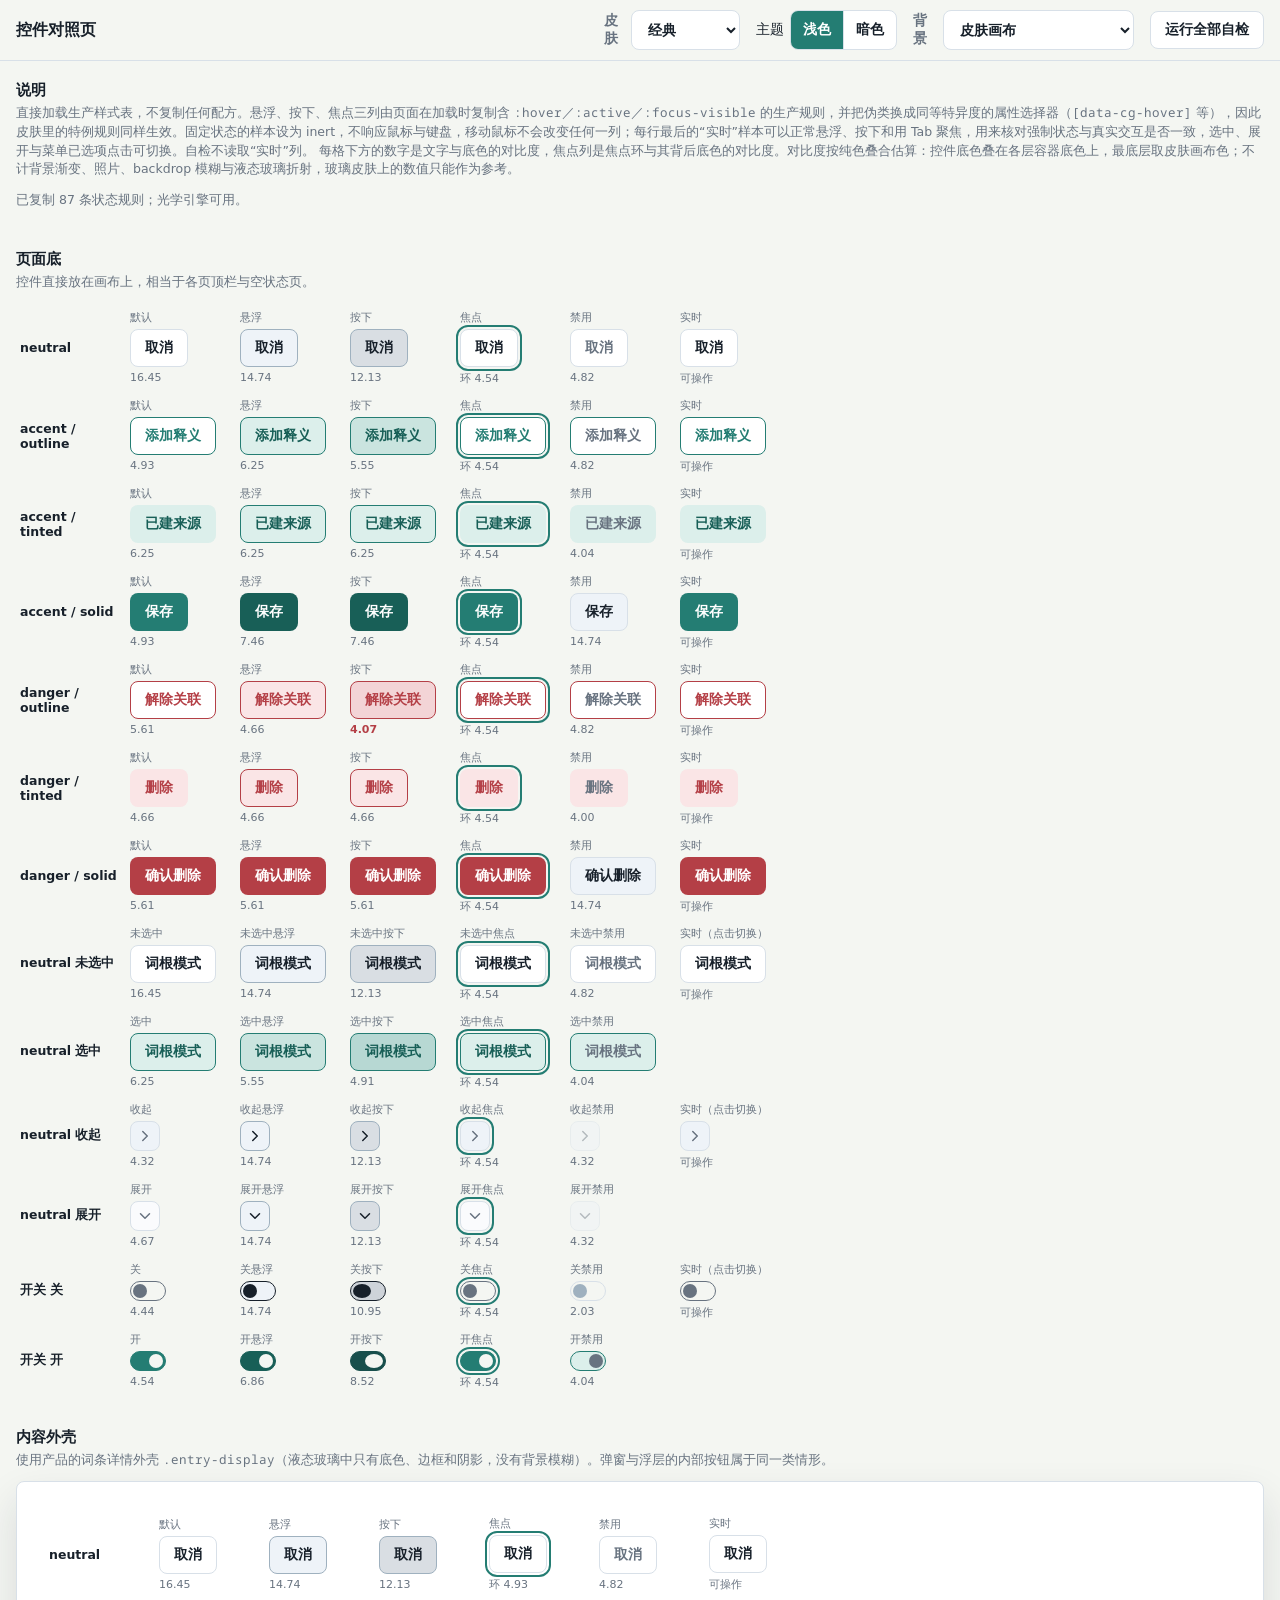
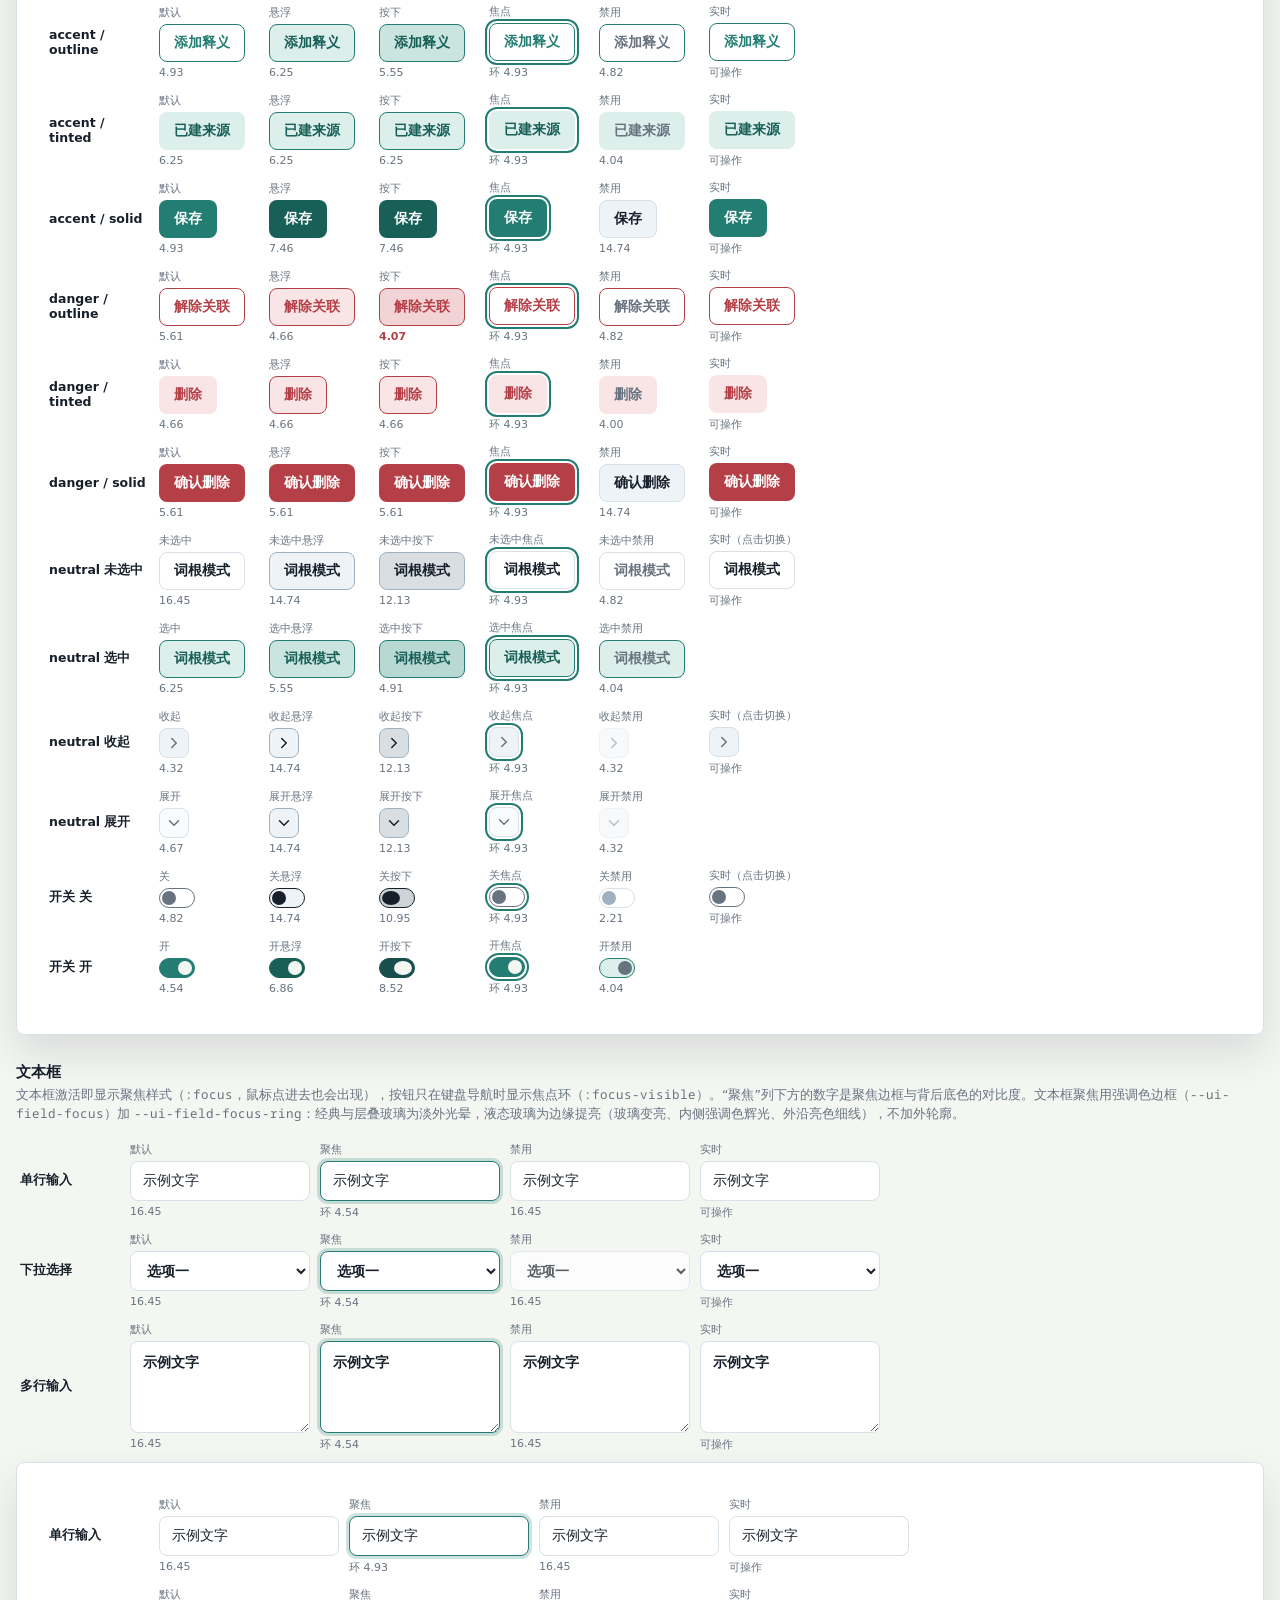
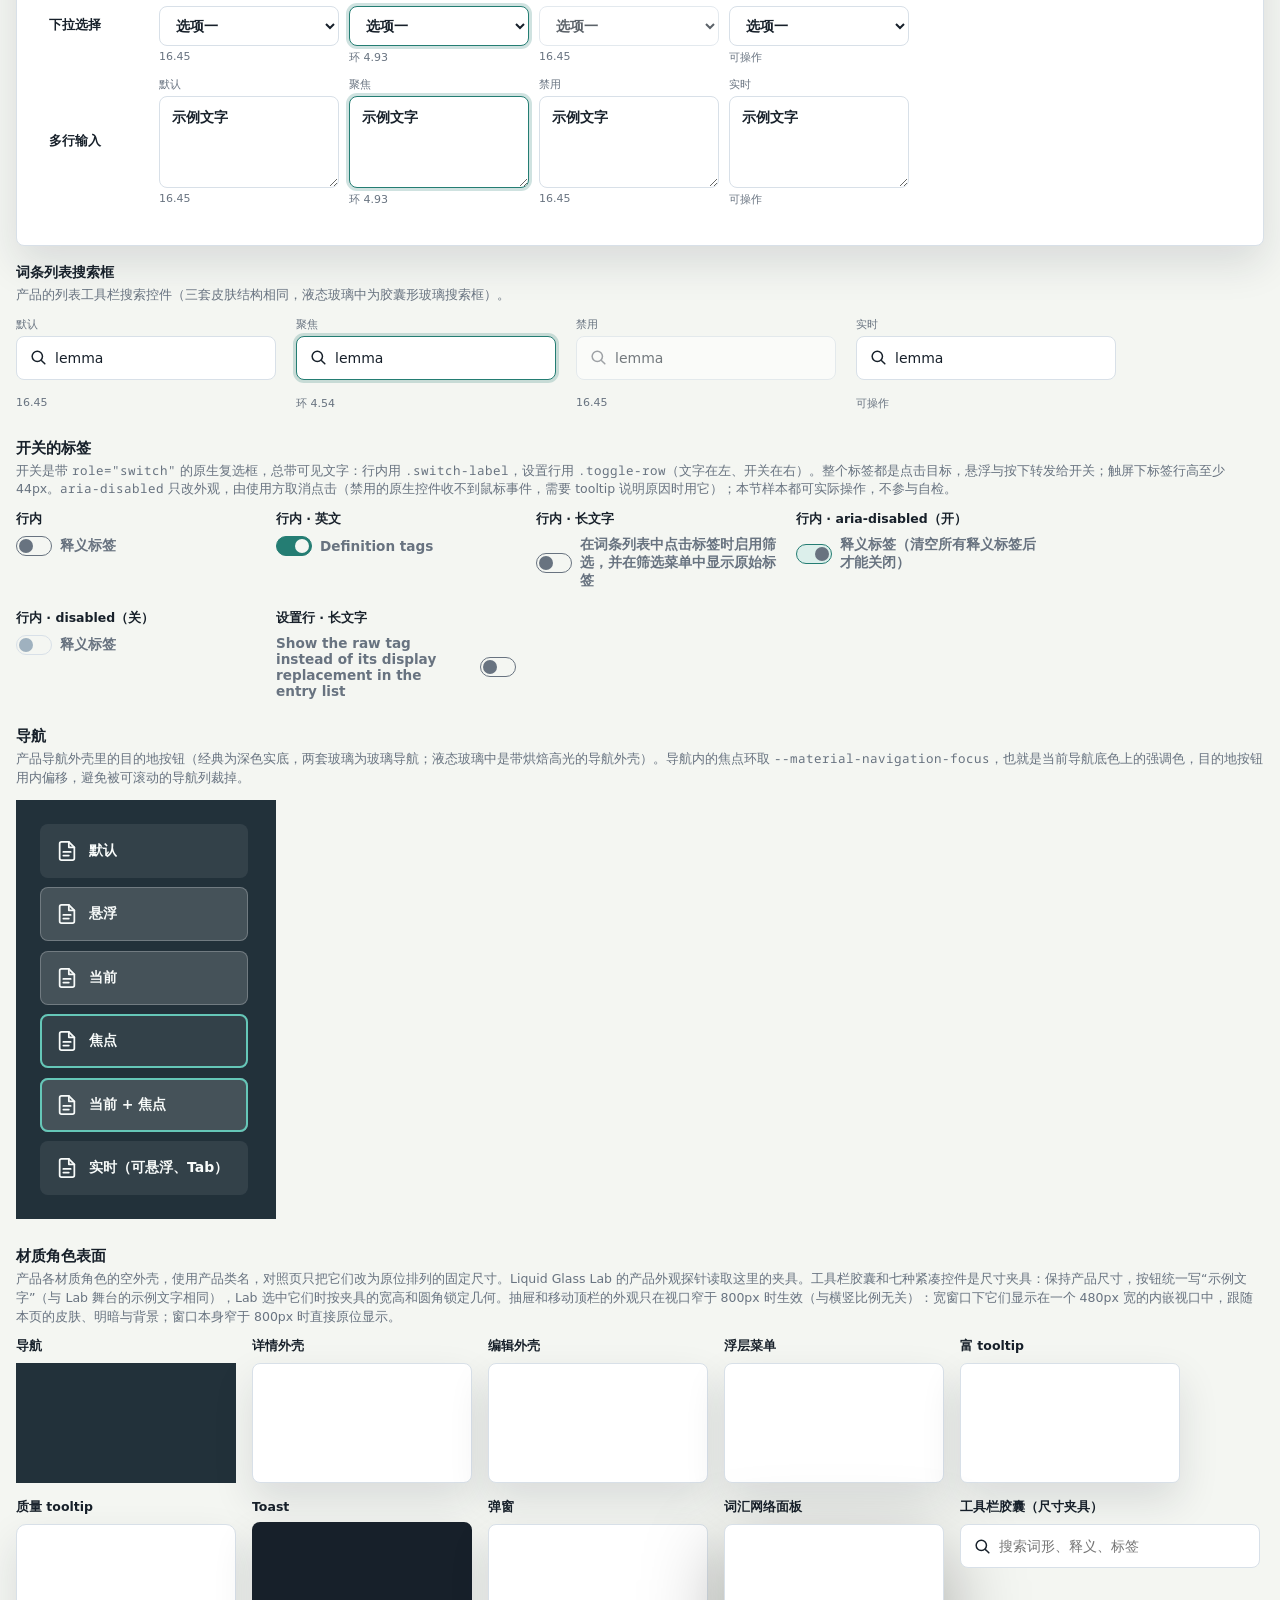
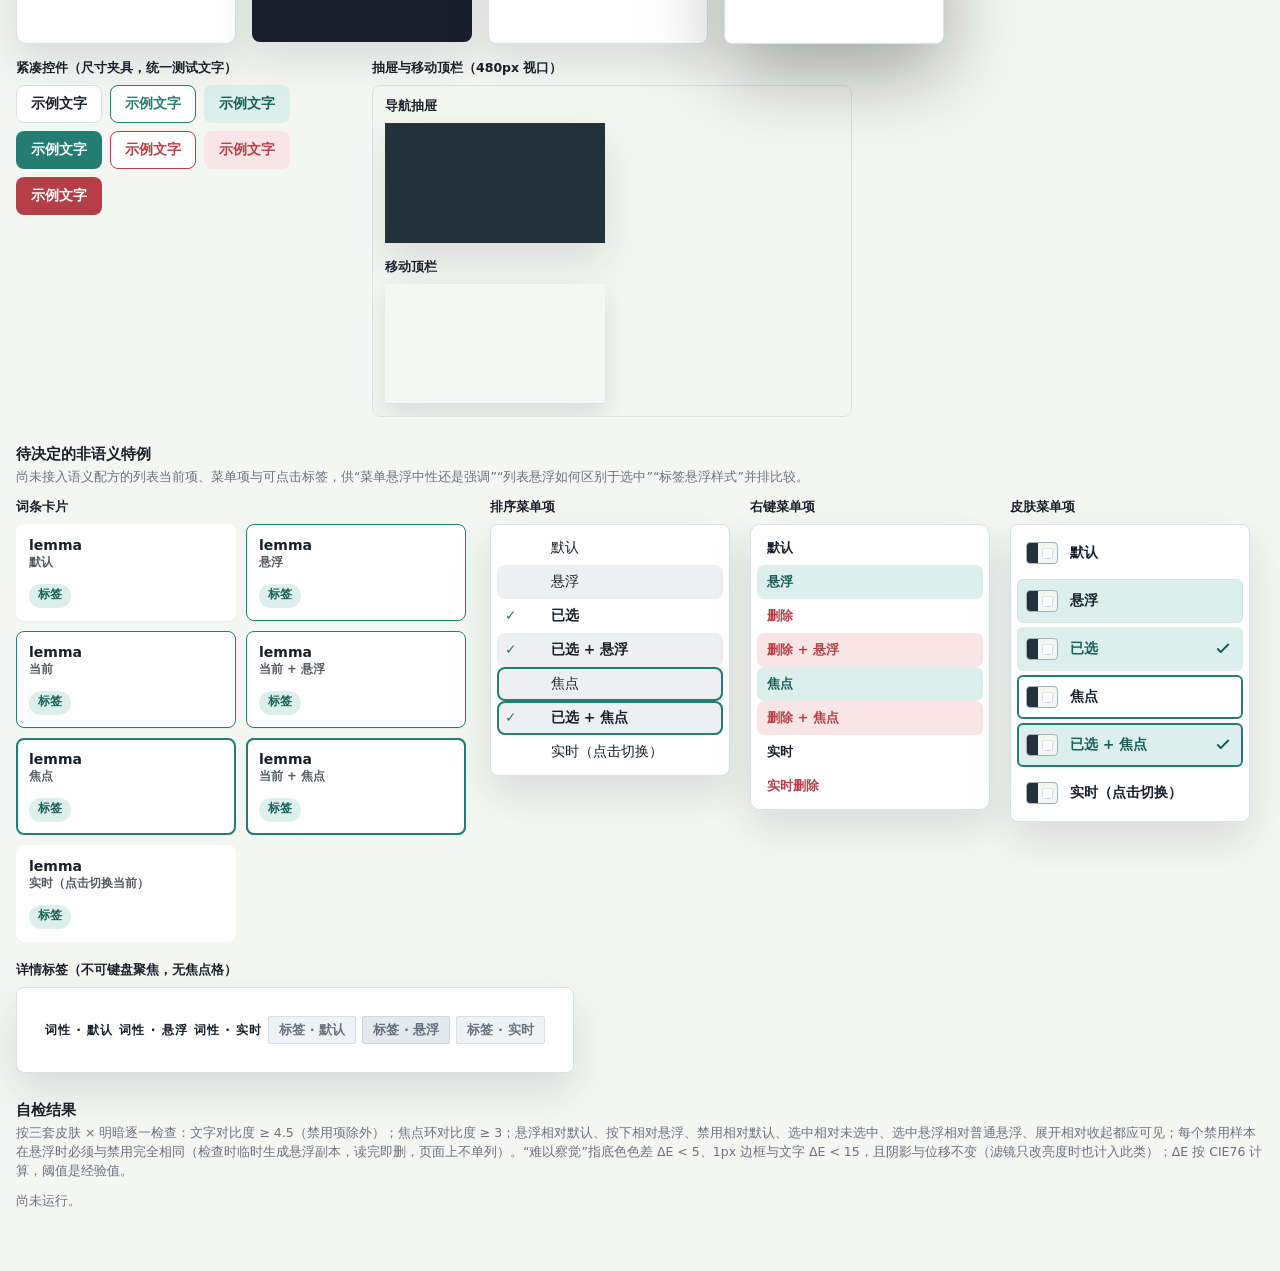
<file: control-gallery.html>
<!doctype html>
<html lang="zh-CN">
<head>
  <meta charset="utf-8">
  <meta name="viewport" content="width=device-width, initial-scale=1">
  <title>Conlexicon 控件对照页</title>
  <link rel="stylesheet" href="theme-classic.css" data-product-style>
  <link rel="stylesheet" href="theme-layered-glass.css" data-product-style>
  <link rel="stylesheet" href="theme-liquid-glass.css" data-product-style>
  <link rel="stylesheet" href="styles.css" data-product-style>
  <style>
    /* Gallery chrome only: layout and labels. Every specimen is painted by the
       production stylesheets above; nothing here sets a control's colors. */
    body.cg-body {
      margin: 0;
      min-height: 100vh;
      color: var(--ui-text);
      font-family: system-ui, -apple-system, "Segoe UI", "PingFang SC", "Microsoft YaHei", sans-serif;
      font-size: 14px;
    }

    body.cg-body.cg-photo {
      background: url("assets/liquid-glass-lab/interior.jpg") center / cover no-repeat fixed;
    }

    .cg-toolbar {
      position: sticky;
      top: 0;
      z-index: 20;
      display: flex;
      flex-wrap: wrap;
      align-items: center;
      gap: 8px 16px;
      padding: 10px 16px;
      border-bottom: 1px solid var(--ui-border);
      background: var(--ui-canvas-bg);
    }

    .cg-toolbar h1 {
      margin: 0 auto 0 0;
      font-size: 16px;
    }

    .cg-toolbar :is(label, .cg-toolbar-group) {
      display: inline-flex;
      align-items: center;
      gap: 6px;
    }

    .cg-error {
      margin: 12px 16px 0;
      padding: 10px 12px;
      border: 1px solid var(--ui-danger);
      border-radius: var(--radius-control);
      background: var(--ui-danger-soft);
      color: var(--ui-danger);
      font-weight: 700;
    }

    .cg-main {
      display: grid;
      gap: 28px;
      padding: 20px 16px 48px;
      max-width: 1280px;
      margin: 0 auto;
    }

    .cg-main > section > h2 {
      margin: 0 0 4px;
      font-size: 15px;
    }

    .cg-note {
      margin: 0 0 12px;
      color: var(--ui-text-muted);
      font-size: 12.5px;
      line-height: 1.5;
    }

    .cg-scroll {
      overflow-x: auto;
      padding: 6px 4px 10px;
    }

    .cg-matrix {
      display: grid;
      grid-template-columns: 100px repeat(var(--cg-columns), minmax(100px, auto));
      align-items: center;
      gap: 12px 10px;
      width: max-content;
    }

    /* Fields fill their container in the product; here they get a fixed width. */
    .cg-matrix :is(input, select, textarea) {
      width: 180px;
    }

    .cg-matrix > .cg-head {
      color: var(--ui-text-muted);
      font-size: 12px;
      font-weight: 700;
    }

    .cg-row-label {
      font-size: 12.5px;
      font-weight: 700;
    }

    .cg-cell {
      display: grid;
      justify-items: start;
      gap: 4px;
    }

    .cg-cell-state {
      color: var(--ui-text-muted);
      font-size: 11px;
    }

    .cg-metric {
      min-height: 14px;
      font-size: 11px;
      font-variant-numeric: tabular-nums;
      color: var(--ui-text-muted);
    }

    .cg-metric[data-level="fail"] {
      color: var(--ui-danger);
      font-weight: 700;
    }

    .cg-metric[data-level="warn"] {
      color: var(--ui-warning, var(--ui-danger));
    }

    .cg-context-shell {
      display: block;
    }

    /* One large production search capsule as the glass owner, like the content
       shell above. Only its capsule geometry (flex row, pill radius) is replaced;
       paint and optics stay with the production rules and the engine. */
    .entry-search-control.cg-context-glass {
      display: block;
      min-height: 0;
      padding: 16px;
      border-radius: var(--radius-panel);
    }

    /* Fixed specimens and their shells are still pictures. A transition would leave
       computed colors at the previous skin or state when the page switches and
       reads at once, so only the live column keeps product motion. */
    body.cg-body :not([data-cg-live]) {
      transition: none !important;
    }

    .cg-search-cell {
      display: grid;
      gap: 4px;
      width: 260px;
      max-width: 100%;
    }

    .cg-subhead {
      margin: 18px 0 4px;
      font-size: 13.5px;
    }

    /* The product navigation is a sticky, full-height column; here it is an
       in-flow card of its expanded width. Paint and optics stay product-owned. */
    .cg-nav-shell {
      position: relative !important;
      inset: auto !important;
      transform: none !important;
      width: 260px !important;
      max-width: 100% !important;
      height: auto !important;
      min-height: 0 !important;
      max-height: none !important;
      margin: 0 !important;
      z-index: auto !important;
    }

    .cg-roles {
      display: flex;
      flex-wrap: wrap;
      gap: 16px;
      align-items: flex-start;
    }

    .cg-roles > figure {
      display: grid;
      gap: 8px;
      margin: 0;
    }

    .cg-roles figcaption {
      font-size: 12.5px;
      font-weight: 700;
    }

    /* Product surfaces are fixed, sticky or off-canvas; here they sit in flow at a
       fixed size. Paint, borders, shadows and filters stay with the product rules. */
    .cg-roles [data-cg-role]:not([data-cg-natural-size]) {
      position: relative !important;
      inset: auto !important;
      transform: none !important;
      width: 220px !important;
      max-width: 100% !important;
      height: 120px !important;
      min-height: 0 !important;
      margin: 0 !important;
      z-index: auto !important;
      /* The mobile bar is placed on the app grid's first row; here it follows its caption. */
      grid-row: auto !important;
      grid-column: auto !important;
      /* Entrance animations (the tooltip fade-in) are motion, not material; without
         them a fixture always shows its settled appearance. */
      animation: none !important;
    }

    /* Size fixtures keep the product geometry: the Lab locks compact controls and
       the toolbar capsule to these bounds. Every button carries the same text, so
       the seven recipes differ only in paint. */
    .cg-size-fixtures {
      display: flex;
      flex-wrap: wrap;
      gap: 8px;
      align-items: center;
      max-width: 340px;
    }

    .cg-toolbar-fixture {
      width: 300px;
      max-width: 100%;
    }

    /* Mobile surfaces take their geometry and material from the < 800px media
       query, so wide windows show them through a 480px embedded viewport. */
    @media (min-width: 800px) {
      .cg-roles > figure[data-cg-mobile] {
        display: none;
      }
    }

    @media (max-width: 799.98px) {
      .cg-roles > .cg-mobile-frame {
        display: none;
      }
    }

    .cg-mobile-frame iframe {
      display: block;
      width: 480px;
      max-width: 100%;
      border: 1px solid var(--ui-border);
      border-radius: var(--radius-panel);
    }

    /* The embedded mobile view shows only the mobile surfaces. */
    body.cg-mobile-view :is(.cg-toolbar, .cg-error, .cg-main > section:not(.cg-roles-section), .cg-roles-section > :not(.cg-roles), .cg-roles > figure:not([data-cg-mobile])) {
      display: none !important;
    }

    body.cg-mobile-view .cg-main {
      padding: 12px;
    }

    /* The parent sizes the frame to this page's content, so the page must not size
       itself to the frame. */
    body.cg-body.cg-mobile-view {
      min-height: 0;
    }

    /* The quality tooltip only shows while its issue chip is hovered. The chip keeps
       the selector ancestry (forced hover) but draws no box of its own here. */
    .cg-roles .entry-quality-issue {
      display: contents !important;
    }

    .cg-specials {
      display: flex;
      flex-wrap: wrap;
      gap: 20px;
      align-items: flex-start;
    }

    .cg-specials > figure {
      display: grid;
      gap: 8px;
      margin: 0;
    }

    .cg-specials figcaption {
      font-size: 12.5px;
      font-weight: 700;
    }

    .cg-static {
      position: static !important;
      inset: auto !important;
      transform: none !important;
      display: grid !important;
    }

    /* Product menus size against their popup anchor; here they get a fixed width
       so a narrow figure cannot let them overflow into the next one. */
    .cg-specials .cg-static {
      width: 240px !important;
      min-width: 0 !important;
      max-width: 100% !important;
      max-height: none !important;
    }

    .cg-switch-labels {
      display: flex;
      flex-wrap: wrap;
      gap: 20px;
      align-items: flex-start;
    }

    .cg-switch-labels > figure {
      display: grid;
      gap: 8px;
      width: 240px;
      max-width: 100%;
      margin: 0;
    }

    .cg-switch-labels figcaption {
      font-size: 12.5px;
      font-weight: 700;
    }

    .cg-cards {
      display: grid;
      grid-template-columns: repeat(2, minmax(0, 220px));
      gap: 10px;
    }

    .cg-report table {
      border-collapse: collapse;
      font-size: 12px;
    }

    .cg-report :is(th, td) {
      padding: 4px 10px 4px 0;
      text-align: left;
      vertical-align: top;
      border-bottom: 1px solid var(--ui-border);
    }

    .cg-report td[data-level="fail"] {
      color: var(--ui-danger);
      font-weight: 700;
    }

    .cg-summary {
      margin: 0 0 10px;
      font-weight: 700;
    }
  </style>
</head>
<body class="cg-body">
  <svg id="liquidGlassFilterDefs" width="0" height="0" aria-hidden="true" focusable="false" style="position: absolute; overflow: hidden; pointer-events: none"><defs></defs></svg>

  <header class="cg-toolbar">
    <h1>控件对照页</h1>
    <label>皮肤
      <select id="cgSkin">
        <option value="classic">经典</option>
        <option value="layered-glass">层叠玻璃</option>
        <option value="liquid-glass">液态玻璃</option>
      </select>
    </label>
    <div class="cg-toolbar-group">
      <span id="cgThemeLabel">主题</span>
      <div class="segmented-control" id="cgTheme" role="radiogroup" aria-labelledby="cgThemeLabel">
        <button type="button" data-control-tone="neutral" data-control-selection role="radio" aria-checked="true" tabindex="0" data-theme-value="light">浅色</button>
        <button type="button" data-control-tone="neutral" data-control-selection role="radio" aria-checked="false" tabindex="-1" data-theme-value="dark">暗色</button>
      </div>
    </div>
    <label>背景
      <select id="cgBackdrop">
        <option value="canvas">皮肤画布</option>
        <option value="photo">照片（interior.jpg）</option>
      </select>
    </label>
    <button class="secondary-button" data-control-tone="neutral" id="cgRunCheck" type="button">运行全部自检</button>
  </header>

  <p class="cg-error" id="cgError" role="alert" hidden></p>

  <main class="cg-main">
    <section>
      <h2>说明</h2>
      <p class="cg-note">
        直接加载生产样式表，不复制任何配方。悬浮、按下、焦点三列由页面在加载时复制含 <code>:hover</code>／<code>:active</code>／<code>:focus-visible</code> 的生产规则，并把伪类换成同等特异度的属性选择器（<code>[data-cg-hover]</code> 等），因此皮肤里的特例规则同样生效。固定状态的样本设为 inert，不响应鼠标与键盘，移动鼠标不会改变任何一列；每行最后的“实时”样本可以正常悬浮、按下和用 Tab 聚焦，用来核对强制状态与真实交互是否一致，选中、展开与菜单已选项点击可切换。自检不读取“实时”列。
        每格下方的数字是文字与底色的对比度，焦点列是焦点环与其背后底色的对比度。对比度按纯色叠合估算：控件底色叠在各层容器底色上，最底层取皮肤画布色；不计背景渐变、照片、backdrop 模糊与液态玻璃折射，玻璃皮肤上的数值只能作为参考。
      </p>
      <p class="cg-note" id="cgStatus">正在准备…</p>
    </section>

    <section>
      <h2>页面底</h2>
      <p class="cg-note">控件直接放在画布上，相当于各页顶栏与空状态页。</p>
      <div class="cg-scroll"><div class="cg-matrix" data-cg-context="page"></div></div>
    </section>

    <section>
      <h2>内容外壳</h2>
      <p class="cg-note">使用产品的词条详情外壳 <code>.entry-display</code>（液态玻璃中只有底色、边框和阴影，没有背景模糊）。弹窗与浮层的内部按钮属于同一类情形。</p>
      <article class="entry-display cg-context-shell" data-surface="content-shell">
        <div class="cg-scroll"><div class="cg-matrix" data-cg-context="shell"></div></div>
      </article>
    </section>

    <section id="cgGlassSection">
      <h2>玻璃工具栏</h2>
      <p class="cg-note">使用产品的 Mail 搜索胶囊 <code>.entry-search-control</code>，只有液态玻璃有这一层：外壳带烘焙高光，内部控件（搜索设置、清空）不再单独注册、不带阴影。其他皮肤下本节隐藏。</p>
      <div class="entry-search-control cg-context-glass">
        <div class="entry-mail-search-surface" aria-hidden="true"></div>
        <div class="cg-scroll"><div class="cg-matrix" data-cg-context="glass"></div></div>
      </div>
    </section>

    <section>
      <h2>文本框</h2>
      <p class="cg-note">文本框激活即显示聚焦样式（<code>:focus</code>，鼠标点进去也会出现），按钮只在键盘导航时显示焦点环（<code>:focus-visible</code>）。“聚焦”列下方的数字是聚焦边框与背后底色的对比度。文本框聚焦用强调色边框（<code>--ui-field-focus</code>）加 <code>--ui-field-focus-ring</code>：经典与层叠玻璃为淡外光晕，液态玻璃为边缘提亮（玻璃变亮、内侧强调色辉光、外沿亮色细线），不加外轮廓。</p>
      <div class="cg-scroll"><div class="cg-matrix" data-cg-context="page" data-cg-rows="fields"></div></div>
      <article class="entry-display cg-context-shell" data-surface="content-shell">
        <div class="cg-scroll"><div class="cg-matrix" data-cg-context="shell" data-cg-rows="fields"></div></div>
      </article>
      <h3 class="cg-subhead">词条列表搜索框</h3>
      <p class="cg-note">产品的列表工具栏搜索控件（三套皮肤结构相同，液态玻璃中为胶囊形玻璃搜索框）。</p>
      <div class="cg-specials" id="cgSearchFields"></div>
    </section>

    <section>
      <h2>开关的标签</h2>
      <p class="cg-note">开关是带 <code>role="switch"</code> 的原生复选框，总带可见文字：行内用 <code>.switch-label</code>，设置行用 <code>.toggle-row</code>（文字在左、开关在右）。整个标签都是点击目标，悬浮与按下转发给开关；触屏下标签行高至少 44px。<code>aria-disabled</code> 只改外观，由使用方取消点击（禁用的原生控件收不到鼠标事件，需要 tooltip 说明原因时用它）；本节样本都可实际操作，不参与自检。</p>
      <div class="cg-switch-labels" id="cgSwitchLabels"></div>
    </section>

    <section>
      <h2>导航</h2>
      <p class="cg-note">产品导航外壳里的目的地按钮（经典为深色实底，两套玻璃为玻璃导航；液态玻璃中是带烘焙高光的导航外壳）。导航内的焦点环取 <code>--material-navigation-focus</code>，也就是当前导航底色上的强调色，目的地按钮用内偏移，避免被可滚动的导航列裁掉。</p>
      <div class="cg-nav-row">
        <aside class="dictionary-panel app-nav cg-nav-shell" data-nav-state="expanded">
          <nav class="tool-list" aria-label="导航样本" id="cgNavList"></nav>
        </aside>
      </div>
    </section>

    <section class="cg-roles-section">
      <h2>材质角色表面</h2>
      <p class="cg-note">产品各材质角色的空外壳，使用产品类名，对照页只把它们改为原位排列的固定尺寸。Liquid Glass Lab 的产品外观探针读取这里的夹具。工具栏胶囊和七种紧凑控件是尺寸夹具：保持产品尺寸，按钮统一写“示例文字”（与 Lab 舞台的示例文字相同），Lab 选中它们时按夹具的宽高和圆角锁定几何。抽屉和移动顶栏的外观只在视口窄于 800px 时生效（与横竖比例无关）：宽窗口下它们显示在一个 480px 宽的内嵌视口中，跟随本页的皮肤、明暗与背景；窗口本身窄于 800px 时直接原位显示。</p>
      <div class="cg-roles">
        <figure><figcaption>导航</figcaption><aside class="dictionary-panel app-nav" data-nav-state="expanded" data-cg-role="navigation"></aside></figure>
        <figure data-cg-mobile><figcaption>导航抽屉</figcaption><aside class="dictionary-panel app-nav" data-nav-state="drawer" data-cg-role="navigation-drawer"></aside></figure>
        <figure data-cg-mobile><figcaption>移动顶栏</figcaption><header class="mobile-app-bar" data-cg-role="mobile-bar"></header></figure>
        <figure><figcaption>详情外壳</figcaption><article class="entry-display" data-surface="content-shell" data-cg-role="focus-display"></article></figure>
        <figure><figcaption>编辑外壳</figcaption><form class="editor-panel" data-surface="content-shell" id="entryForm" data-cg-role="focus-editor"></form></figure>
        <figure><figcaption>浮层菜单</figcaption><div class="entry-search-config-menu" data-cg-role="floating"></div></figure>
        <figure><figcaption>富 tooltip</figcaption><div class="app-tooltip rich-tooltip" data-cg-role="rich-tooltip"></div></figure>
        <figure><figcaption>质量 tooltip</figcaption><span class="entry-quality-issue low" data-cg-hover><span class="entry-quality-issue-tooltip" role="tooltip" data-cg-role="quality-tooltip"></span></span></figure>
        <figure><figcaption>Toast</figcaption><div class="toast show" data-cg-role="toast"></div></figure>
        <figure><figcaption>弹窗</figcaption><section class="modal-panel" data-cg-role="modal"></section></figure>
        <figure><figcaption>词汇网络面板</figcaption><section class="network-panel" data-cg-role="network"></section></figure>
        <figure inert><figcaption>工具栏胶囊（尺寸夹具）</figcaption>
          <div class="entry-list-toolbar cg-toolbar-fixture">
            <div class="entry-search-control">
              <div class="entry-mail-search-surface" aria-hidden="true" data-cg-role="toolbar" data-cg-natural-size></div>
              <svg class="nav-icon entry-mail-search-icon" viewBox="0 0 24 24" aria-hidden="true"><circle cx="10.5" cy="10.5" r="6.5"></circle><path d="m16 16 4 4"></path></svg>
              <input type="search" placeholder="搜索词形、释义、标签" aria-label="工具栏胶囊夹具">
            </div>
          </div>
        </figure>
        <figure inert><figcaption>紧凑控件（尺寸夹具，统一测试文字）</figcaption><div class="cg-size-fixtures" id="cgCompactFixtures"></div></figure>
      </div>
    </section>

    <section>
      <h2>待决定的非语义特例</h2>
      <p class="cg-note">尚未接入语义配方的列表当前项、菜单项与可点击标签，供“菜单悬浮中性还是强调”“列表悬浮如何区别于选中”“标签悬浮样式”并排比较。</p>
      <div class="cg-specials" id="cgSpecials"></div>
    </section>

    <section class="cg-report" aria-live="polite">
      <h2>自检结果</h2>
      <p class="cg-note">按三套皮肤 × 明暗逐一检查：文字对比度 ≥ 4.5（禁用项除外）；焦点环对比度 ≥ 3；悬浮相对默认、按下相对悬浮、禁用相对默认、选中相对未选中、选中悬浮相对普通悬浮、展开相对收起都应可见；每个禁用样本在悬浮时必须与禁用完全相同（检查时临时生成悬浮副本，读完即删，页面上不单列）。“难以察觉”指底色色差 ΔE &lt; 5、1px 边框与文字 ΔE &lt; 15，且阴影与位移不变（滤镜只改亮度时也计入此类）；ΔE 按 CIE76 计算，阈值是经验值。</p>
      <div id="cgReport"><p class="cg-note">尚未运行。</p></div>
    </section>
  </main>

  <script src="lib/liquid-glass-geometry.js"></script>
  <script src="lib/liquid-glass-engine.js"></script>
  <script>
    (() => {
      "use strict";

      const SKINS = ["classic", "layered-glass", "liquid-glass"];
      const SKIN_LABELS = { classic: "经典", "layered-glass": "层叠玻璃", "liquid-glass": "液态玻璃" };
      const THEME_LABELS = { light: "浅色", dark: "暗色" };
      const CONTEXT_LABELS = { page: "页面底", shell: "内容外壳", glass: "玻璃工具栏", search: "列表搜索框", nav: "导航" };
      const FORCED_STATES = [
        [/:hover\b/g, "[data-cg-hover]"],
        [/:active\b/g, "[data-cg-active]"],
        [/:focus-visible\b/g, "[data-cg-focus]"],
        // Text fields show focus on any :focus; keyboard focus implies both.
        [/:focus(?![-\w])/g, "[data-cg-focus]"],
      ];

      const RECIPES = [
        { id: "neutral", label: "neutral", tone: "neutral", className: "secondary-button", text: "取消" },
        { id: "accent-outline", label: "accent / outline", tone: "accent", emphasis: "outline", className: "secondary-button", text: "添加释义" },
        { id: "accent-tinted", label: "accent / tinted", tone: "accent", emphasis: "tinted", className: "secondary-button", text: "已建来源" },
        { id: "accent-solid", label: "accent / solid", tone: "accent", emphasis: "solid", className: "primary-button", text: "保存" },
        { id: "danger-outline", label: "danger / outline", tone: "danger", emphasis: "outline", className: "secondary-button", text: "解除关联" },
        { id: "danger-tinted", label: "danger / tinted", tone: "danger", emphasis: "tinted", className: "danger-button", text: "删除" },
        { id: "danger-solid", label: "danger / solid", tone: "danger", emphasis: "solid", className: "danger-button", text: "确认删除" },
      ];

      // [state id, column label, attributes applied to the specimen]
      const ACTION_STATES = [
        ["default", "默认", {}],
        ["hover", "悬浮", { "data-cg-hover": "" }],
        ["pressed", "按下", { "data-cg-hover": "", "data-cg-active": "" }],
        ["focus", "焦点", { "data-cg-focus": "" }],
        ["disabled", "禁用", { disabled: "" }],
        ["live", "实时", {}],
      ];

      // Persistent-state rows follow the action columns (default, hover, pressed,
      // focus, disabled, live); null leaves a column empty. The off/on and
      // closed/open rows share one specimen group, so checks compare across them,
      // and only the first row carries the live specimen, which toggles itself.
      const persistentStates = (prefix, label, state, live) => [
        [prefix, label, state],
        [`${prefix}-hover`, `${label}悬浮`, { ...state, "data-cg-hover": "" }],
        [`${prefix}-pressed`, `${label}按下`, { ...state, "data-cg-hover": "", "data-cg-active": "" }],
        [`${prefix}-focus`, `${label}焦点`, { ...state, "data-cg-focus": "" }],
        [`${prefix}-disabled`, `${label}禁用`, { ...state, disabled: "" }],
        live ? ["live", "实时（点击切换）", state] : null,
      ];

      const ROWS = [
        ...RECIPES.map((recipe) => ({
          id: recipe.id,
          label: recipe.label,
          states: ACTION_STATES,
          build: () => controlButton(recipe),
        })),
        ...[["off", "未选中", "false", true], ["on", "选中", "true", false]].map(([prefix, label, value, live]) => ({
          id: "selection",
          groupLabel: "neutral 选中／未选中",
          label: `neutral ${label}`,
          states: persistentStates(prefix, label, { "aria-pressed": value }, live),
          build: () => controlButton({ tone: "neutral", className: "secondary-button", text: "词根模式", selection: true }),
        })),
        ...[["closed", "收起", "false", true], ["open", "展开", "true", false]].map(([prefix, label, value, live]) => ({
          id: "disclosure",
          groupLabel: "neutral 展开／收起",
          label: `neutral ${label}`,
          states: persistentStates(prefix, label, { "aria-expanded": value }, live),
          build: disclosureButton,
        })),
        // A native check box: `checked` sets its initial state, and the live one
        // toggles itself.
        ...[["off", "关", {}, true], ["on", "开", { checked: "" }, false]].map(([prefix, label, state, live]) => ({
          id: "switch",
          groupLabel: "开关 开／关",
          label: `开关 ${label}`,
          states: persistentStates(prefix, label, state, live),
          build: () => switchInput("示例开关"),
        })),
      ];

      const FIELD_STATES = [
        ["default", "默认", {}],
        ["focus", "聚焦", { "data-cg-focus": "" }],
        ["disabled", "禁用", { disabled: "" }],
        ["live", "实时", {}],
      ];

      const field = (tagName, setup) => () => {
        const element = document.createElement(tagName);
        setup(element);
        return element;
      };

      const FIELD_ROWS = [
        {
          id: "field-text",
          label: "单行输入",
          states: FIELD_STATES,
          build: field("input", (input) => { input.type = "text"; input.value = "示例文字"; }),
        },
        {
          id: "field-select",
          label: "下拉选择",
          states: FIELD_STATES,
          build: field("select", (select) => { select.innerHTML = "<option>选项一</option><option>选项二</option>"; }),
        },
        {
          id: "field-textarea",
          label: "多行输入",
          states: FIELD_STATES,
          build: field("textarea", (textarea) => { textarea.value = "示例文字"; textarea.rows = 2; }),
        },
      ];

      // Pairs whose difference must be visible. [row ids or "*action", from, to, label]
      const STATE_PAIRS = [
        ["action", "default", "hover", "悬浮相对默认"],
        ["action", "hover", "pressed", "按下相对悬浮"],
        ["action", "default", "disabled", "禁用相对默认"],
        ["selection", "off", "on", "选中相对未选中"],
        ["selection", "off-hover", "on-hover", "选中悬浮相对未选中悬浮"],
        ["selection", "off-hover", "off-pressed", "未选中按下相对悬浮"],
        ["selection", "on", "on-hover", "选中悬浮相对选中"],
        ["selection", "on-hover", "on-pressed", "选中按下相对悬浮"],
        ["selection", "off-disabled", "on-disabled", "选中禁用相对未选中禁用"],
        ["disclosure", "closed", "open", "展开相对收起"],
        ["disclosure", "closed-hover", "closed-pressed", "收起按下相对悬浮"],
        ["disclosure", "open", "open-hover", "展开悬浮相对展开"],
        ["disclosure", "open-hover", "open-pressed", "展开按下相对悬浮"],
        ["switch", "off", "off-hover", "关悬浮相对关"],
        ["switch", "off-hover", "off-pressed", "关按下相对悬浮"],
        ["switch", "off", "on", "开相对关"],
        ["switch", "off-hover", "on-hover", "开悬浮相对关悬浮"],
        ["switch", "on", "on-hover", "开悬浮相对开"],
        ["switch", "on-hover", "on-pressed", "开按下相对悬浮"],
        ["switch", "off-disabled", "on-disabled", "开禁用相对关禁用"],
      ];

      const elements = {
        skin: document.getElementById("cgSkin"),
        theme: document.getElementById("cgTheme"),
        backdrop: document.getElementById("cgBackdrop"),
        run: document.getElementById("cgRunCheck"),
        status: document.getElementById("cgStatus"),
        report: document.getElementById("cgReport"),
        glassSection: document.getElementById("cgGlassSection"),
        specials: document.getElementById("cgSpecials"),
        error: document.getElementById("cgError"),
      };

      // Probe mode: Liquid Glass Lab loads this page as its isolated appearance probe
      // and writes optical states itself, so the page runs no engine and no motion.
      const viewParams = new URLSearchParams(location.search);
      const probe = viewParams.has("probe");
      // Mobile view: the 480px embedded viewport of the top-level page.
      const mobileView = viewParams.has("mobile");
      if (mobileView) document.body.classList.add("cg-mobile-view");
      if (probe) {
        const still = document.createElement("style");
        still.textContent = "*, *::before, *::after { animation: none !important; transition: none !important; }";
        document.head.append(still);
      }
      const engine = probe ? null : window.ConlexiconLiquidGlassEngine?.createEngine({
        workerUrl: "lib/liquid-glass-map-worker.js",
        // Matches the application budget; the glass toolbar here is a large surface.
        maxBytes: 32 * 1024 * 1024,
        refraction: false,
      }) || null;

      function setAttributes(element, attributes) {
        Object.entries(attributes).forEach(([name, value]) => element.setAttribute(name, value));
        return element;
      }

      function controlButton({ tone, emphasis, className, text, selection = false, disclosure = false }) {
        const button = document.createElement("button");
        button.type = "button";
        button.className = className;
        button.dataset.controlTone = tone;
        if (emphasis) button.dataset.controlEmphasis = emphasis;
        if (selection) button.dataset.controlSelection = "";
        if (disclosure) button.dataset.controlDisclosure = "";
        button.textContent = text;
        return button;
      }

      function switchInput(name) {
        const input = document.createElement("input");
        input.type = "checkbox";
        input.className = "switch";
        input.setAttribute("role", "switch");
        input.setAttribute("aria-label", name);
        return input;
      }

      // The product's content disclosure (morphology tables, root folding), as app.js
      // writes it: the chevron turns with aria-expanded.
      function disclosureButton() {
        const button = controlButton({ tone: "neutral", className: "content-disclosure-button", text: "", disclosure: true });
        button.setAttribute("aria-label", "展开内容");
        button.innerHTML = '<svg class="content-disclosure-icon" viewBox="0 0 24 24" aria-hidden="true"><path d="m6 9 6 6 6-6"></path></svg>';
        return button;
      }

      function specimenCell(row, [stateId, stateLabel, attributes], context) {
        const cell = document.createElement("div");
        cell.className = "cg-cell";
        const label = document.createElement("span");
        label.className = "cg-cell-state";
        label.textContent = stateLabel;
        const specimen = setAttributes(row.build(), attributes);
        specimen.dataset.cgSpecimen = `${context}/${row.id}/${stateId}`;
        if (stateId === "live" || stateId.startsWith("live-")) specimen.dataset.cgLive = "";
        const metric = document.createElement("span");
        metric.className = "cg-metric";
        cell.append(label, specimen, metric);
        return cell;
      }

      function buildMatrix(container, context, rows) {
        const columns = Math.max(...rows.map((row) => row.states.length));
        container.style.setProperty("--cg-columns", columns);
        rows.forEach((row) => {
          const label = document.createElement("div");
          label.className = "cg-row-label";
          label.textContent = row.label;
          container.append(label);
          row.states.forEach((state) => container.append(state ? specimenCell(row, state, context) : document.createElement("div")));
          for (let index = row.states.length; index < columns; index += 1) {
            container.append(document.createElement("div"));
          }
        });
      }

      // Switch labels as a product page would write them; all live.
      function buildSwitchLabels(container) {
        [
          ["行内", "switch-label", "释义标签", {}],
          ["行内 · 英文", "switch-label", "Definition tags", { checked: "" }],
          ["行内 · 长文字", "switch-label", "在词条列表中点击标签时启用筛选，并在筛选菜单中显示原始标签", {}],
          ["行内 · aria-disabled（开）", "switch-label", "释义标签（清空所有释义标签后才能关闭）", { checked: "", "aria-disabled": "true" }],
          ["行内 · disabled（关）", "switch-label", "释义标签", { disabled: "" }],
          ["设置行 · 长文字", "toggle-row", "Show the raw tag instead of its display replacement in the entry list", {}],
        ].forEach(([caption, className, text, attributes]) => {
          const label = document.createElement("label");
          label.className = className;
          const span = document.createElement("span");
          span.textContent = text;
          const input = setAttributes(switchInput(text), attributes);
          input.removeAttribute("aria-label");
          input.dataset.cgLive = "";
          if (className === "toggle-row") label.append(span, input);
          else label.append(input, span);
          container.append(figure(caption, label));
        });
      }

      // Navigation destinations as index.html writes them, one per state.
      function buildNav(list) {
        const icon = '<span class="tool-icon" aria-hidden="true"><svg class="nav-icon" viewBox="0 0 24 24"><path d="M14 2H6a2 2 0 0 0-2 2v16a2 2 0 0 0 2 2h12a2 2 0 0 0 2-2V8Z"></path><path d="M14 2v6h6M8 13h8M8 17h6"></path></svg></span>';
        [
          ["default", "默认", {}],
          ["hover", "悬浮", { "data-cg-hover": "" }],
          ["current", "当前", { class: "tool-button active", "aria-current": "page" }],
          ["focus", "焦点", { "data-cg-focus": "" }],
          ["current-focus", "当前 + 焦点", { class: "tool-button active", "aria-current": "page", "data-cg-focus": "" }],
          ["live", "实时（可悬浮、Tab）", {}],
        ].forEach(([id, label, attributes]) => {
          const button = document.createElement("button");
          button.type = "button";
          button.className = "tool-button";
          setAttributes(button, attributes);
          button.dataset.cgSpecimen = `nav/tool/${id}`;
          if (id === "live") button.dataset.cgLive = "";
          button.innerHTML = `${icon}<span class="tool-label"></span>`;
          button.querySelector(".tool-label").textContent = label;
          list.append(button);
        });
      }

      // The list toolbar search control as index.html writes it; skins style it
      // inside .entry-list-toolbar.
      function buildSearchFields(container) {
        FIELD_STATES.forEach(([stateId, stateLabel, attributes]) => {
          const cell = document.createElement("div");
          cell.className = "cg-search-cell";
          const label = document.createElement("span");
          label.className = "cg-cell-state";
          label.textContent = stateLabel;
          const toolbar = document.createElement("div");
          toolbar.className = "entry-list-toolbar";
          toolbar.innerHTML = `
            <div class="entry-search-control">
              <div class="entry-mail-search-surface" aria-hidden="true"></div>
              <svg class="nav-icon entry-mail-search-icon" viewBox="0 0 24 24" aria-hidden="true"><circle cx="10.5" cy="10.5" r="6.5"></circle><path d="m16 16 4 4"></path></svg>
              <input type="search" placeholder="搜索词形、释义、标签" value="lemma">
            </div>`;
          const input = setAttributes(toolbar.querySelector("input"), attributes);
          input.dataset.cgSpecimen = `search/mail-search/${stateId}`;
          if (stateId === "live") input.dataset.cgLive = "";
          const metric = document.createElement("span");
          metric.className = "cg-metric";
          cell.append(label, toolbar, metric);
          container.append(cell);
        });
      }

      // Size fixtures for the Lab: every recipe with the same text, so their bounds
      // differ only where the recipe itself changes the geometry.
      function buildCompactFixtures(container) {
        RECIPES.forEach((recipe) => {
          const button = controlButton({ ...recipe, text: "示例文字" });
          button.dataset.cgRole = `compact-${recipe.id}`;
          button.dataset.cgNaturalSize = "";
          container.append(button);
        });
      }

      // Special cases mirror the markup app.js and entry-sort-control.js generate.
      function buildSpecials(container) {
        const cardStates = [
          ["default", "默认", {}],
          ["hover", "悬浮", { "data-cg-hover": "" }],
          ["active", "当前", { class: "entry-card active", "aria-current": "true" }],
          ["active-hover", "当前 + 悬浮", { class: "entry-card active", "aria-current": "true", "data-cg-hover": "" }],
          ["focus", "焦点", { "data-cg-focus": "" }],
          ["active-focus", "当前 + 焦点", { class: "entry-card active", "aria-current": "true", "data-cg-focus": "" }],
          ["live", "实时（点击切换当前）", {}],
        ];
        const cards = document.createElement("div");
        cards.className = "entry-list cg-cards";
        cardStates.forEach(([id, label, attributes]) => {
          const card = document.createElement("button");
          card.type = "button";
          card.className = "entry-card compact-entry-card";
          setAttributes(card, attributes);
          if (attributes.class) card.className = `${attributes.class} compact-entry-card`;
          card.dataset.cgSpecimen = `special/entry-card/${id}`;
          if (id === "live") card.dataset.cgLive = "";
          card.innerHTML = `
            <div class="entry-card-header"><strong>lemma</strong><small>${label}</small></div>
            <div class="entry-card-footer"><div class="chip-row"><span class="chip" data-entry-tag-index="0">标签</span></div></div>`;
          cards.append(card);
        });
        container.append(figure("词条卡片", cards));

        const sortMenu = document.createElement("div");
        sortMenu.className = "entry-search-config-menu entry-sort-menu cg-static";
        sortMenu.setAttribute("role", "menu");
        [["default", "默认", "false", {}], ["hover", "悬浮", "false", { "data-cg-hover": "" }],
          ["checked", "已选", "true", {}], ["checked-hover", "已选 + 悬浮", "true", { "data-cg-hover": "" }],
          ["focus", "焦点", "false", { "data-cg-focus": "" }], ["checked-focus", "已选 + 焦点", "true", { "data-cg-focus": "" }],
          ["live", "实时（点击切换）", "false", {}]]
          .forEach(([id, label, checked, attributes]) => {
            const option = document.createElement("button");
            option.type = "button";
            option.className = "entry-sort-option";
            option.setAttribute("role", "menuitemradio");
            option.setAttribute("aria-checked", checked);
            setAttributes(option, attributes);
            option.dataset.cgSpecimen = `special/sort-option/${id}`;
            if (id === "live") option.dataset.cgLive = "";
            option.innerHTML = '<span class="entry-sort-check" aria-hidden="true"></span><span class="entry-sort-option-label"></span>';
            option.querySelector(".entry-sort-option-label").textContent = label;
            sortMenu.append(option);
          });
        container.append(figure("排序菜单项", sortMenu));

        const contextMenu = document.createElement("div");
        contextMenu.className = "entry-context-menu cg-static";
        contextMenu.setAttribute("role", "menu");
        [["default", "默认", "", {}], ["hover", "悬浮", "", { "data-cg-hover": "" }],
          ["danger", "删除", "danger", {}], ["danger-hover", "删除 + 悬浮", "danger", { "data-cg-hover": "" }],
          ["focus", "焦点", "", { "data-cg-focus": "" }], ["danger-focus", "删除 + 焦点", "danger", { "data-cg-focus": "" }],
          ["live", "实时", "", {}], ["danger-live", "实时删除", "danger", {}]]
          .forEach(([id, label, className, attributes]) => {
            const item = document.createElement("button");
            item.type = "button";
            item.className = className;
            item.setAttribute("role", "menuitem");
            setAttributes(item, attributes);
            item.dataset.cgSpecimen = `special/context-item/${id}`;
            if (id.endsWith("live")) item.dataset.cgLive = "";
            item.textContent = label;
            contextMenu.append(item);
          });
        container.append(figure("右键菜单项", contextMenu));

        const skinMenu = document.createElement("div");
        skinMenu.className = "skin-picker-menu cg-static";
        skinMenu.setAttribute("role", "menu");
        [["default", "默认", "false", {}], ["hover", "悬浮", "false", { "data-cg-hover": "" }],
          ["checked", "已选", "true", {}], ["focus", "焦点", "false", { "data-cg-focus": "" }],
          ["checked-focus", "已选 + 焦点", "true", { "data-cg-focus": "" }], ["live", "实时（点击切换）", "false", {}]]
          .forEach(([id, label, checked, attributes]) => {
            const option = document.createElement("button");
            option.type = "button";
            option.className = "skin-picker-option";
            option.setAttribute("role", "menuitemradio");
            option.setAttribute("aria-checked", checked);
            setAttributes(option, attributes);
            option.dataset.cgSpecimen = `special/skin-option/${id}`;
            if (id === "live") option.dataset.cgLive = "";
            option.innerHTML = `
              <span class="skin-picker-preview skin-picker-preview-classic" aria-hidden="true"></span>
              <span class="skin-picker-option-label"></span>
              <svg class="skin-picker-check" viewBox="0 0 24 24" aria-hidden="true"><path d="m5 12 4 4L19 6"></path></svg>`;
            option.querySelector(".skin-picker-option-label").textContent = label;
            skinMenu.append(option);
          });
        container.append(figure("皮肤菜单项", skinMenu));

        const detail = document.createElement("article");
        detail.className = "entry-display";
        detail.dataset.surface = "content-shell";
        const tags = document.createElement("div");
        tags.className = "chip-row";
        [["part-badge", "default", "默认", {}], ["part-badge", "hover", "悬浮", { "data-cg-hover": "" }], ["part-badge", "live", "实时", {}],
          ["outline-chip", "default", "默认", {}], ["outline-chip", "hover", "悬浮", { "data-cg-hover": "" }], ["outline-chip", "live", "实时", {}]]
          .forEach(([className, id, label, attributes], index) => {
            const tag = document.createElement("span");
            tag.className = className;
            tag.dataset.entryTagIndex = String(index);
            setAttributes(tag, attributes);
            tag.dataset.cgSpecimen = `special/detail-${className}/${id}`;
            if (id === "live") tag.dataset.cgLive = "";
            tag.textContent = `${className === "part-badge" ? "词性" : "标签"} · ${label}`;
            tags.append(tag);
          });
        detail.append(tags);
        // Clickable tags are spans without tabindex or role: keyboard focus cannot
        // reach them in the product, so a forced focus cell would show a ring that
        // never occurs. The caption says so instead.
        container.append(figure("详情标签（不可键盘聚焦，无焦点格）", detail));
      }

      function figure(caption, content) {
        const element = document.createElement("figure");
        const label = document.createElement("figcaption");
        label.textContent = caption;
        element.append(label, content);
        return element;
      }

      // Clone every production rule that depends on a forced pseudo-class, right after
      // the original so the cascade order is unchanged.
      function cloneForcedStateRules() {
        let cloned = 0;
        const walk = (group) => {
          const rules = group.cssRules;
          for (let index = rules.length - 1; index >= 0; index -= 1) {
            const rule = rules[index];
            if (!(rule instanceof CSSStyleRule)) {
              if (rule.cssRules) walk(rule);
              continue;
            }
            const selector = rule.selectorText;
            if (!FORCED_STATES.some(([pattern]) => pattern.test(selector))) continue;
            FORCED_STATES.forEach(([pattern]) => { pattern.lastIndex = 0; });
            const forced = FORCED_STATES.reduce((text, [pattern, replacement]) => text.replace(pattern, replacement), selector);
            group.insertRule(`${forced} { ${rule.style.cssText} }`, index + 1);
            cloned += 1;
          }
        };
        document.querySelectorAll("link[data-product-style]").forEach((link) => {
          if (!link.sheet) throw new Error(`Production stylesheet did not load: ${link.getAttribute("href")}`);
          walk(link.sheet);
        });
        return cloned;
      }

      // Color math. Computed colors arrive as rgb()/rgba() or, for color-mix(), color(srgb …).
      const colorProbe = document.createElement("span");
      colorProbe.style.display = "none";

      function parseColor(value) {
        const text = value.trim();
        if (text === "transparent") return { r: 0, g: 0, b: 0, a: 0 };
        let match = text.match(/^rgba?\(([^)]+)\)$/);
        if (match) {
          const [r, g, b, a = "1"] = match[1].split(/[\s,/]+/).filter(Boolean);
          return { r: Number(r), g: Number(g), b: Number(b), a: Number(a) };
        }
        match = text.match(/^color\(srgb\s+([^)]+)\)$/);
        if (match) {
          const [r, g, b, a = "1"] = match[1].split(/[\s/]+/).filter(Boolean);
          return { r: Number(r) * 255, g: Number(g) * 255, b: Number(b) * 255, a: Number(a) };
        }
        throw new Error(`Unsupported computed color: ${value}`);
      }

      function resolveColor(expression) {
        colorProbe.style.backgroundColor = "";
        colorProbe.style.backgroundColor = expression;
        if (!colorProbe.style.backgroundColor) throw new Error(`Not a color expression: ${expression}`);
        return parseColor(getComputedStyle(colorProbe).backgroundColor);
      }

      function over(top, bottom) {
        const alpha = top.a + bottom.a * (1 - top.a);
        if (alpha === 0) return { r: 0, g: 0, b: 0, a: 0 };
        const channel = (name) => (top[name] * top.a + bottom[name] * bottom.a * (1 - top.a)) / alpha;
        return { r: channel("r"), g: channel("g"), b: channel("b"), a: alpha };
      }

      function luminance({ r, g, b }) {
        const linear = (value) => {
          const channel = value / 255;
          return channel <= 0.03928 ? channel / 12.92 : ((channel + 0.055) / 1.055) ** 2.4;
        };
        return 0.2126 * linear(r) + 0.7152 * linear(g) + 0.0722 * linear(b);
      }

      function contrast(first, second) {
        const [light, dark] = [luminance(first), luminance(second)].sort((a, b) => b - a);
        return (light + 0.05) / (dark + 0.05);
      }

      // CIE76 ΔE in Lab (D65): catches hue changes that luminance contrast misses,
      // such as accent ink turning muted gray at a similar lightness.
      function toLab({ r, g, b }) {
        const linear = (value) => {
          const channel = value / 255;
          return channel <= 0.04045 ? channel / 12.92 : ((channel + 0.055) / 1.055) ** 2.4;
        };
        const [lr, lg, lb] = [linear(r), linear(g), linear(b)];
        const xyz = [
          (0.4124 * lr + 0.3576 * lg + 0.1805 * lb) / 0.95047,
          0.2126 * lr + 0.7152 * lg + 0.0722 * lb,
          (0.0193 * lr + 0.1192 * lg + 0.9505 * lb) / 1.08883,
        ].map((value) => (value > 0.008856 ? Math.cbrt(value) : 7.787 * value + 16 / 116));
        return [116 * xyz[1] - 16, 500 * (xyz[0] - xyz[1]), 200 * (xyz[1] - xyz[2])];
      }

      function deltaE(first, second) {
        const [a, b] = [toLab(first), toLab(second)];
        return Math.hypot(a[0] - b[0], a[1] - b[1], a[2] - b[2]);
      }

      // A surface's own paint: what is actually painted, so a skin rule that bypasses
      // the recipe still shows. A transparent surface may instead carry the tint the
      // Liquid Glass optical layer paints.
      function surfaceColor(element) {
        const computed = getComputedStyle(element);
        const background = parseColor(computed.backgroundColor);
        if (background.a > 0) return background;
        const tint = computed.getPropertyValue("--liquid-glass-surface-tint").trim();
        return tint ? resolveColor(tint) : background;
      }

      function containerSurface(element) {
        // The Mail search control paints through a decorative surface leaf.
        const leaf = element.querySelector?.(":scope > .entry-mail-search-surface");
        return leaf && getComputedStyle(leaf).display !== "none" ? leaf : element;
      }

      // Composite every ancestor's paint from the skin canvas upward.
      function backdropFor(element) {
        const canvas = resolveColor(getComputedStyle(document.body).getPropertyValue("--ui-canvas-bg").trim());
        const chain = [];
        for (let node = element.parentElement; node; node = node.parentElement) chain.push(node);
        return chain.reverse().reduce((color, node) => {
          const paint = surfaceColor(containerSurface(node));
          return paint.a > 0 ? over(paint, color) : color;
        }, canvas);
      }

      function readSpecimen(element) {
        const computed = getComputedStyle(element);
        const backdrop = backdropFor(element);
        const background = over(surfaceColor(element), backdrop);
        const borderWidth = parseFloat(computed.borderTopWidth);
        const border = borderWidth > 0 ? over(parseColor(computed.borderTopColor), backdrop) : background;
        const color = over(parseColor(computed.color), background);
        const outlineVisible = computed.outlineStyle !== "none" && parseFloat(computed.outlineWidth) > 0;
        // Focus shows as an outline ring, except on text fields, which mark it with
        // their painted edge (--ui-field-focus) instead.
        let focusColor = null;
        if (outlineVisible) {
          focusColor = parseColor(computed.outlineColor);
        } else if (element.matches("input, select, textarea")) {
          focusColor = parseColor(computed.borderTopColor);
        }
        return {
          background,
          border,
          color,
          shadow: computed.boxShadow,
          filter: computed.filter,
          transform: computed.transform,
          textContrast: contrast(color, background),
          // Icon-only controls are non-text graphics: WCAG 1.4.11 asks 3:1, not 4.5:1.
          // A switch's thumb is a state graphic, not text, so it also takes 3:1.
          inkThreshold: element.matches(".switch") ? 3
            : element.matches("input, select, textarea") || element.textContent.trim() ? 4.5 : 3,
          // A disclosure's state shows in its turning chevron, not in its own box.
          iconTransform: [...element.querySelectorAll("svg")].map((icon) => getComputedStyle(icon).transform).join(" "),
          focusContrast: focusColor ? contrast(over(focusColor, backdrop), backdrop) : null,
          // A switch's track edge marks the control against its surroundings (WCAG 1.4.11).
          edgeContrast: contrast(border, backdrop),
          disabled: element.matches(":disabled"),
        };
      }

      function difference(from, to) {
        const background = deltaE(from.background, to.background);
        const border = deltaE(from.border, to.border);
        const color = deltaE(from.color, to.color);
        const shadowChanged = from.shadow !== to.shadow;
        const filterChanged = from.filter !== to.filter;
        const transformChanged = from.transform !== to.transform;
        const iconChanged = from.iconTransform !== to.iconTransform;
        if (background < 0.5 && border < 0.5 && color < 0.5 && !shadowChanged && !filterChanged && !transformChanged && !iconChanged) {
          return { level: "same", detail: "完全相同" };
        }
        const detail = `ΔE 底 ${background.toFixed(1)} · 边 ${border.toFixed(1)} · 字 ${color.toFixed(1)}`
          + `${shadowChanged ? " · 阴影变" : ""}${filterChanged ? " · 滤镜变" : ""}${transformChanged ? " · 位移变" : ""}${iconChanged ? " · 图标转动" : ""}`;
        const visible = background >= 5 || border >= 15 || color >= 15 || shadowChanged || transformChanged || iconChanged;
        return { level: visible ? "ok" : "faint", detail };
      }

      function specimens() {
        // Live specimens follow the real pointer, so they would contaminate the check.
        return new Map([...document.querySelectorAll("[data-cg-specimen]:not([data-cg-live])")]
          .filter((element) => element.getClientRects().length)
          .map((element) => [element.dataset.cgSpecimen, element]));
      }

      function applyCombination(skin, theme) {
        document.body.dataset.uiSkin = skin;
        document.body.classList.toggle("dark-theme", theme === "dark");
        elements.glassSection.hidden = skin !== "liquid-glass";
        engine?.setEnabled(skin === "liquid-glass");
      }

      function annotateMetrics(readings) {
        document.querySelectorAll("[data-cg-specimen]").forEach((element) => {
          const metric = element.closest(".cg-cell, .cg-search-cell")?.querySelector(":scope > .cg-metric");
          if (!metric) return;
          const reading = readings.get(element.dataset.cgSpecimen);
          if (!reading) {
            metric.textContent = element.hasAttribute("data-cg-live") ? "可操作" : "";
            metric.dataset.level = "info";
            return;
          }
          const focus = element.hasAttribute("data-cg-focus");
          const value = focus ? reading.focusContrast : reading.textContrast;
          const threshold = focus ? 3 : reading.inkThreshold;
          metric.textContent = value === null ? "无焦点环" : `${focus ? "环 " : ""}${value.toFixed(2)}`;
          metric.dataset.level = reading.disabled ? "info" : value === null || value < threshold ? "fail" : "ok";
          metric.title = focus
            ? "焦点环或聚焦边框与背后底色的对比度（≥ 3）"
            : element.matches(".switch") ? "滑块与轨道的对比度（≥ 3）；轨道边界与背后底色另需 ≥ 3，见自检"
              : reading.inkThreshold === 3 ? "图标与底色的对比度（≥ 3）" : "文字与底色的对比度（≥ 4.5）";
        });
      }

      function readAll() {
        const readings = new Map();
        specimens().forEach((element, id) => readings.set(id, readSpecimen(element)));
        return readings;
      }

      // Disabled controls must ignore hover. Every disabled specimen gets a hovered
      // twin in the same place, is read against it, and the twin is removed, so the
      // page shows no extra column for a state that should look identical.
      function disabledHoverChanges() {
        return [...specimens()].filter(([id]) => id.endsWith("disabled")).flatMap(([id, element]) => {
          const twin = element.cloneNode(true);
          twin.removeAttribute("data-cg-specimen");
          twin.setAttribute("data-cg-hover", "");
          element.after(twin);
          const result = difference(readSpecimen(element), readSpecimen(twin));
          twin.remove();
          return result.level === "same" ? [] : [{ id, detail: result.detail }];
        });
      }

      function evaluate(readings, skin, theme, hoverOnDisabled) {
        const findings = [];
        const combo = `${SKIN_LABELS[skin]} ${THEME_LABELS[theme]}`;
        const push = (level, where, check, detail) => findings.push({ level, combo, where, check, detail });
        readings.forEach((reading, id) => {
          const [context, row, state] = id.split("/");
          const where = `${CONTEXT_LABELS[context] || "特例"} · ${row} · ${state}`;
          if (state === "focus" || state.endsWith("-focus")) {
            if (reading.focusContrast === null) {
              // Some components mark focus with fill instead of a ring (context menu
              // items); compare with the same state unfocused.
              const base = readings.get(`${context}/${row}/${state.replace(/-?focus$/, "") || "default"}`);
              const change = base && difference(base, reading);
              if (!change || change.level !== "ok") push("fail", where, "焦点", change ? `无焦点环，相对未聚焦：${change.detail}` : "未显示焦点环");
            } else if (reading.focusContrast < 3) {
              push("fail", where, "焦点环对比度", reading.focusContrast.toFixed(2));
            }
          } else if (!reading.disabled && reading.textContrast < reading.inkThreshold) {
            push("fail", where, row === "switch" ? "滑块对比度" : reading.inkThreshold === 3 ? "图标对比度" : "文字对比度", reading.textContrast.toFixed(2));
          }
          if (row === "switch" && !reading.disabled && !state.endsWith("focus") && reading.edgeContrast < 3) {
            push("fail", where, "轨道边界对比度", reading.edgeContrast.toFixed(2));
          }
        });
        const contexts = [...new Set([...readings.keys()].map((id) => id.split("/")[0]))];
        contexts.filter((context) => context !== "special").forEach((context) => {
          // One pass per specimen group: split rows (off/on, closed/open) share theirs.
          [...new Map(ROWS.map((row) => [row.id, { ...row, label: row.groupLabel || row.label }])).values()].forEach((row) => {
            const kind = RECIPES.some((recipe) => recipe.id === row.id) ? "action" : row.id;
            STATE_PAIRS.filter(([pairKind]) => pairKind === kind).forEach(([, from, to, label]) => {
              const first = readings.get(`${context}/${row.id}/${from}`);
              const second = readings.get(`${context}/${row.id}/${to}`);
              if (!first || !second) return;
              const result = difference(first, second);
              if (result.level !== "ok") {
                push(result.level === "same" ? "fail" : "warn", `${CONTEXT_LABELS[context]} · ${row.label}`, label, result.detail);
              }
            });
          });
        });
        const specialPairs = [
          ["entry-card", "default", "hover", "词条卡片悬浮相对默认"],
          ["entry-card", "hover", "active", "词条卡片悬浮相对当前"],
          ["entry-card", "active", "active-hover", "词条卡片当前 + 悬浮相对当前"],
          // Checked menu items are marked by their check glyph, not by paint.
          ["sort-option", "default", "hover", "排序菜单项悬浮"],
          ["context-item", "default", "hover", "右键菜单项悬浮"],
          ["context-item", "danger", "danger-hover", "右键菜单危险项悬浮"],
          ["skin-option", "default", "hover", "皮肤菜单项悬浮"],
          ["detail-part-badge", "default", "hover", "详情词性标签悬浮"],
          ["detail-outline-chip", "default", "hover", "详情描边标签悬浮"],
        ];
        specialPairs.forEach(([row, from, to, label]) => {
          const first = readings.get(`special/${row}/${from}`);
          const second = readings.get(`special/${row}/${to}`);
          if (!first || !second) return;
          const result = difference(first, second);
          if (result.level !== "ok") push(result.level === "same" ? "fail" : "warn", "特例", label, result.detail);
        });
        hoverOnDisabled.forEach(({ id, detail }) => {
          const [context, row, state] = id.split("/");
          push("fail", `${CONTEXT_LABELS[context] || "特例"} · ${row} · ${state}`, "禁用时不应有悬浮反馈", detail);
        });
        return findings;
      }

      function renderReport(findings, combos) {
        const fails = findings.filter((finding) => finding.level === "fail").length;
        const warns = findings.length - fails;
        const summary = document.createElement("p");
        summary.className = "cg-summary";
        summary.textContent = `已检查 ${combos} 种皮肤与主题组合：${fails} 项未达标，${warns} 项难以察觉。`;
        elements.report.replaceChildren(summary);
        if (!findings.length) return;
        const table = document.createElement("table");
        table.innerHTML = "<thead><tr><th>级别</th><th>组合</th><th>位置</th><th>检查</th><th>数值</th></tr></thead>";
        const body = document.createElement("tbody");
        findings.forEach((finding) => {
          const row = document.createElement("tr");
          [finding.level === "fail" ? "未达标" : "难以察觉", finding.combo, finding.where, finding.check, finding.detail]
            .forEach((text, index) => {
              const cell = document.createElement("td");
              cell.textContent = text;
              if (index === 0) cell.dataset.level = finding.level;
              row.append(cell);
            });
          body.append(row);
        });
        table.append(body);
        elements.report.append(table);
      }

      function render() {
        applyCombination(elements.skin.value, elements.theme.value);
        document.body.classList.toggle("cg-photo", elements.backdrop.value === "photo");
        annotateMetrics(readAll());
        syncMobileFrame();
      }

      // Only the top-level page embeds the mobile view; probes and the view itself do not.
      const mobileFrame = probe || mobileView ? null : createMobileFrame();

      function createMobileFrame() {
        const frame = document.createElement("iframe");
        frame.title = "移动端视口（480px）";
        frame.src = "control-gallery.html?mobile";
        frame.addEventListener("load", syncMobileFrame);
        const caption = document.createElement("figcaption");
        caption.textContent = "抽屉与移动顶栏（480px 视口）";
        const holder = document.createElement("figure");
        holder.className = "cg-mobile-frame";
        holder.append(caption, frame);
        document.querySelector(".cg-roles").append(holder);
        return frame;
      }

      function syncMobileFrame() {
        const frameDocument = mobileFrame?.contentDocument;
        // Before the embedded page finishes loading there is nothing to sync; its load
        // event syncs again.
        if (!frameDocument?.getElementById("cgSkin")) return;
        [["cgSkin", elements.skin], ["cgTheme", elements.theme], ["cgBackdrop", elements.backdrop]].forEach(([id, source]) => {
          const select = frameDocument.getElementById(id);
          if (select.value === source.value) return;
          select.value = source.value;
          select.dispatchEvent(new Event("change"));
        });
        // The frame's height includes its border; the content height does not.
        const border = mobileFrame.offsetHeight - mobileFrame.clientHeight;
        mobileFrame.style.height = `${frameDocument.documentElement.scrollHeight + border}px`;
      }

      function runAllChecks() {
        const findings = [];
        let combos = 0;
        SKINS.forEach((skin) => {
          ["light", "dark"].forEach((theme) => {
            applyCombination(skin, theme);
            findings.push(...evaluate(readAll(), skin, theme, disabledHoverChanges()));
            combos += 1;
          });
        });
        render();
        renderReport(findings, combos);
        console.table(findings);
      }

      document.body.append(colorProbe);
      document.querySelectorAll("[data-cg-context]").forEach((container) => {
        buildMatrix(container, container.dataset.cgContext, container.dataset.cgRows === "fields" ? FIELD_ROWS : ROWS);
      });
      buildSearchFields(document.getElementById("cgSearchFields"));
      buildCompactFixtures(document.getElementById("cgCompactFixtures"));
      buildNav(document.getElementById("cgNavList"));
      buildSpecials(elements.specials);
      buildSwitchLabels(document.getElementById("cgSwitchLabels"));
      // Fixed-state specimens ignore the pointer and keyboard, so moving the mouse
      // never changes a column and Tab reaches only the live column.
      document.querySelectorAll("[data-cg-specimen]:not([data-cg-live])").forEach((element) => { element.inert = true; });
      // Live specimens flip their own persistent state, as the product component would.
      document.addEventListener("click", (event) => {
        // aria-disabled only changes the paint; its owner cancels the toggle.
        const label = event.target.closest("label");
        if (label?.querySelector(':scope > .switch[aria-disabled="true"]') || event.target.matches('.switch[aria-disabled="true"]')) {
          event.preventDefault();
          return;
        }
        const live = event.target.closest("[data-cg-live]");
        if (!live) return;
        for (const name of ["aria-pressed", "aria-expanded", "aria-checked"]) {
          if (live.hasAttribute(name)) live.setAttribute(name, String(live.getAttribute(name) !== "true"));
        }
        if (live.classList.contains("entry-card")) live.classList.toggle("active");
      });
      // The theme is a two-way switch, so it is a segmented radio group. It keeps
      // the interface of the select it replaced (a value property and a change
      // event on user choice), which the Lab probe and the mobile view drive.
      (function setUpThemeSwitch(group) {
        const options = [...group.querySelectorAll("[data-theme-value]")];
        const checked = () => options.find((option) => option.getAttribute("aria-checked") === "true");
        const choose = (option) => {
          options.forEach((item) => {
            item.setAttribute("aria-checked", String(item === option));
            item.tabIndex = item === option ? 0 : -1;
          });
        };
        Object.defineProperty(group, "value", {
          get: () => checked().dataset.themeValue,
          set: (value) => choose(options.find((option) => option.dataset.themeValue === value)),
        });
        const pick = (option) => {
          if (option === checked()) return;
          choose(option);
          group.dispatchEvent(new Event("change"));
        };
        group.addEventListener("click", (event) => {
          const option = event.target.closest("[data-theme-value]");
          if (option) pick(option);
        });
        group.addEventListener("keydown", (event) => {
          const step = { ArrowLeft: -1, ArrowUp: -1, ArrowRight: 1, ArrowDown: 1 }[event.key];
          if (step === undefined && event.key !== "Home" && event.key !== "End") return;
          event.preventDefault();
          const index = options.indexOf(checked());
          const next = event.key === "Home" ? 0
            : event.key === "End" ? options.length - 1
              : (index + step + options.length) % options.length;
          pick(options[next]);
          options[next].focus();
        });
      })(elements.theme);

      // Switching never depends on rule cloning, so a cloning failure cannot freeze the page.
      [elements.skin, elements.theme, elements.backdrop].forEach((select) => select.addEventListener("change", render));
      elements.run.addEventListener("click", runAllChecks);
      try {
        // file:// pages may not read stylesheet rules (Chrome treats each file as its own origin).
        if (location.protocol === "file:") throw new Error("页面以 file:// 打开，浏览器不允许读取样式表规则。");
        const cloned = cloneForcedStateRules();
        elements.status.textContent = `已复制 ${cloned} 条状态规则；${probe ? "探针模式，不运行光学引擎" : `光学引擎${engine ? "可用" : "不可用"}`}。`;
      } catch (error) {
        console.error("Control gallery could not force hover, pressed and focus states.", error);
        elements.error.textContent = `悬浮、按下、焦点三列无法强制显示：${error.message}请启动本地服务后通过 http://localhost:4173/control-gallery.html 打开（已在运行的服务需重启才能提供本页）。`;
        elements.error.hidden = false;
        elements.status.textContent = "状态规则未复制，悬浮、按下、焦点三列只在真实操作时显示。";
      }
      render();
    })();
  </script>
</body>
</html>
</file>
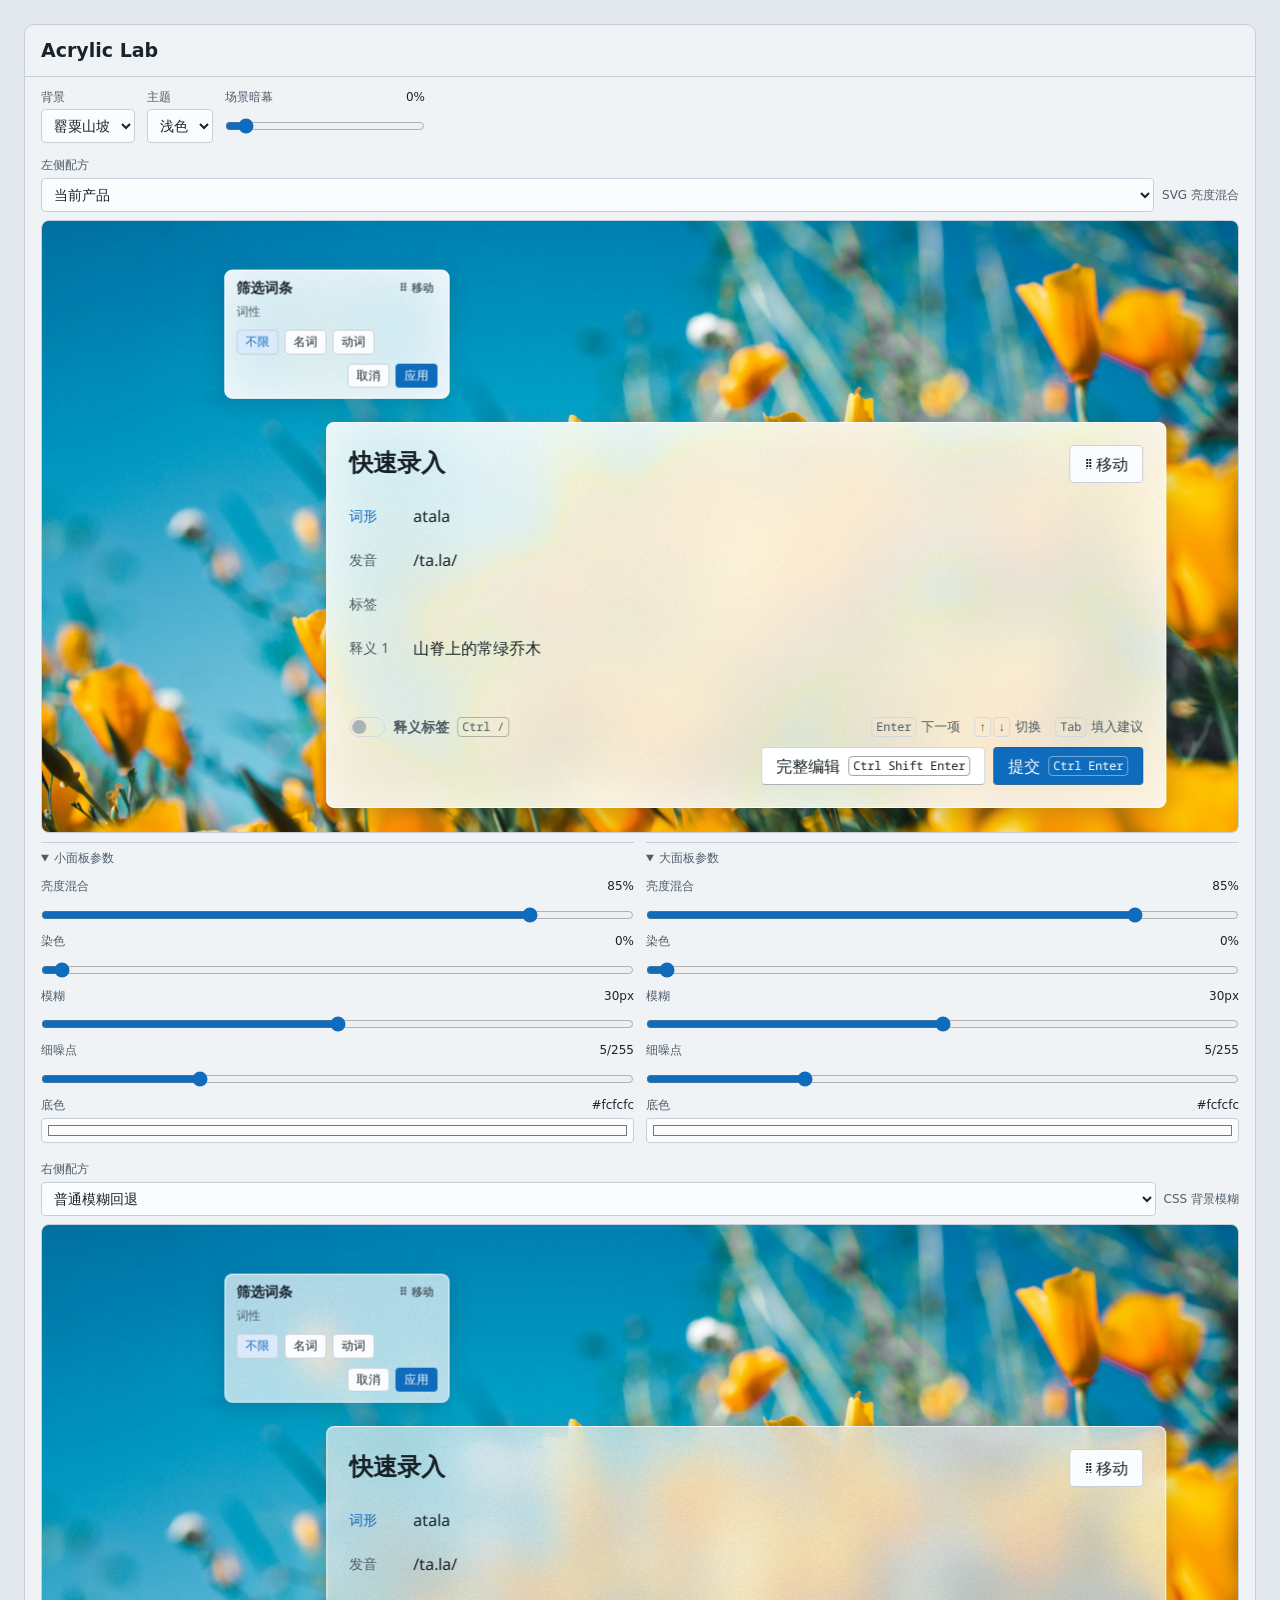
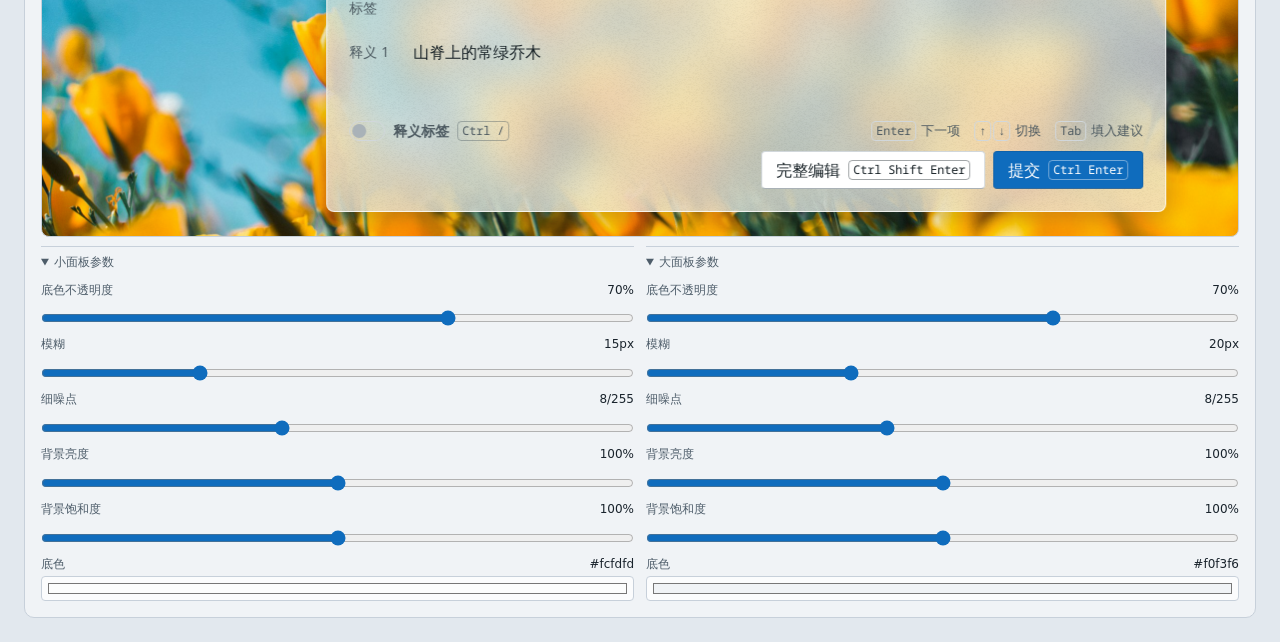
<file: layered-acrylic-lab.html>
<!doctype html>
<html lang="zh-CN">
<head>
  <meta charset="utf-8">
  <meta name="viewport" content="width=device-width, initial-scale=1">
  <title>Conlexicon Acrylic Lab</title>
  <link rel="stylesheet" href="theme-layered-glass.css">
  <link rel="stylesheet" href="styles.css">
  <style>
    body { margin: 0; padding: clamp(8px, 2vw, 24px); background: var(--ui-canvas-bg); }
    #acrylicLab {
      color-scheme: light;
      max-width: 1440px;
      margin-inline: auto;
      --app-surface: light-dark(#f0f3f6, #20252c);
      --app-input: light-dark(#fbfcfd, #30353d);
      --app-text: light-dark(#19232c, #f1f4f6);
      --app-muted: light-dark(#4e5d6a, #b8c1cd);
      --app-line: light-dark(#c7d0da, #46505c);
      --app-blue: light-dark(#0f6cbd, #79b9f8);
      --app-blue-bg: light-dark(#daeafa, #263f59);
      --app-primary: light-dark(#0f6cbd, #479ef5);
      --app-on-primary: light-dark(#fff, #081828);
      --glass-stroke: light-dark(#ffffffc2, #ffffff36);
      --glass-shadow: light-dark(#182c4633, #070c1470);
      --photo-fill: light-dark(#a5bacb, #293b4d);
      color: var(--app-text);
      font: 400 14px/1.4 "Segoe UI Variable Text", "Segoe UI", "Microsoft YaHei UI", system-ui, sans-serif;
    }
    #acrylicLab[data-theme="dark"] { color-scheme: dark; }
    #acrylicLab *,
    #acrylicLab *::before,
    #acrylicLab *::after { box-sizing: border-box; }
    #acrylicLab [hidden] { display: none !important; }
    #acrylicLab .workbench {
      overflow: hidden;
      background: var(--app-surface);
      border: 1px solid var(--app-line);
      border-radius: 10px;
    }
    #acrylicLab .app-bar {
      display: flex;
      align-items: center;
      flex-wrap: wrap;
      gap: 10px 18px;
      padding: 12px 16px;
      border-bottom: 1px solid var(--app-line);
    }
    #acrylicLab h1 { margin: 0; font-size: 19px; font-weight: 600; }
    #acrylicLab button,
    #acrylicLab select,
    #acrylicLab input { font: inherit; }
    #acrylicLab button,
    #acrylicLab select,
    #acrylicLab input[type="color"] {
      color: var(--app-text);
      background: var(--app-input);
      border: 1px solid var(--app-line);
      border-radius: 4px;
    }
    #acrylicLab button:focus-visible,
    #acrylicLab select:focus-visible,
    #acrylicLab input:focus-visible,
    #acrylicLab summary:focus-visible {
      outline: 2px solid var(--app-blue);
      outline-offset: 2px;
    }
    #acrylicLab .workspace { padding: 12px 16px 16px; }
    #acrylicLab .environment {
      display: flex;
      flex-wrap: wrap;
      align-items: end;
      gap: 10px 12px;
      margin-block-end: 14px;
    }
    #acrylicLab .field {
      display: grid;
      gap: 4px;
      min-width: 0;
      font: inherit;
    }
    #acrylicLab .field > span,
    #acrylicLab .setting-label { color: var(--app-muted); font-size: 12px; }
    #acrylicLab select {
      padding: 5px 8px;
      height: 34px;
      max-width: 100%;
    }
    #acrylicLab .scrim-field { flex: 1 1 112px; max-width: 200px; }
    #acrylicLab .setting-label {
      display: flex;
      justify-content: space-between;
      align-items: baseline;
      gap: 6px;
    }
    #acrylicLab output {
      color: var(--app-text);
      font-variant-numeric: tabular-nums;
      white-space: nowrap;
    }
    #acrylicLab input[type="range"] {
      display: block;
      width: 100%;
      min-width: 0;
      height: 26px;
      margin: 0;
      accent-color: var(--app-primary);
    }
    #acrylicLab .scrim-field input { height: 34px; }
    #acrylicLab .panes {
      display: grid;
      /* Keep room for the 560px production dialog plus its drag margins. */
      grid-template-columns: repeat(auto-fit, minmax(min(100%, 620px), 1fr));
      gap: 18px;
      align-items: start;
    }
    #acrylicLab .pane { min-width: 0; }
    #acrylicLab .recipe-head {
      display: flex;
      flex-wrap: wrap;
      align-items: end;
      justify-content: space-between;
      gap: 5px 8px;
      margin-block-end: 8px;
    }
    #acrylicLab .recipe-head .field { flex: 1 1 125px; }
    #acrylicLab .effective {
      align-self: end;
      color: var(--app-muted);
      font-size: 12px;
      line-height: 34px;
      white-space: nowrap;
    }
    #acrylicLab .scene {
      position: relative;
      isolation: isolate;
      height: var(--scene-height, 600px);
      overflow: hidden;
      border: 1px solid var(--app-line);
      border-radius: 8px;
      background: var(--scene-image) center 53% / cover no-repeat, var(--photo-fill);
    }
    #acrylicLab[data-scene="swatches"] .scene {
      background: linear-gradient(115deg, #233d82 0 25%, #008cad 25% 47%, #eda020 47% 68%, #b64455 68% 83%, #efe3c5 83%);
    }
    #acrylicLab .scene-shade {
      position: absolute;
      inset: 0;
      background: #000;
      opacity: var(--scrim, 0);
      pointer-events: none;
    }
    #acrylicLab .movement-area { position: absolute; inset: 12px; }
    #acrylicLab .sample {
      position: absolute;
      top: 0;
      left: 0;
      isolation: isolate;
      border: 1px solid var(--glass-stroke);
      border-radius: 8px;
      background: var(--sample-fill, var(--app-input));
      box-shadow: 0 6px 22px var(--glass-shadow);
      -webkit-backdrop-filter: var(--sample-filter, none);
      backdrop-filter: var(--sample-filter, none);
      cursor: grab;
      touch-action: none;
      user-select: none;
      will-change: transform;
    }
    #acrylicLab .sample[data-size="small"] { width: min(225px, calc(100% - 34px)); }
    #acrylicLab .quick-entry-panel {
      max-width: calc(100% - 34px);
      max-height: none;
      overflow: visible;
      font: 400 16px/normal var(--font-ui);
    }
    #acrylicLab .scene[data-front="small"] .sample[data-size="small"],
    #acrylicLab .scene[data-front="large"] .sample[data-size="large"] { z-index: 1; }
    #acrylicLab .sample.is-dragging,
    #acrylicLab .sample.is-dragging .handle { cursor: grabbing; }
    #acrylicLab .sample::before {
      content: "";
      position: absolute;
      z-index: -1;
      inset: 0;
      border-radius: inherit;
      background-image: var(--grain-tile);
      opacity: var(--grain-opacity, 0);
      pointer-events: none;
    }
    #acrylicLab .sample-heading {
      display: flex;
      align-items: center;
      justify-content: space-between;
      gap: 8px;
      padding: 3px 11px 1px;
      font-weight: 600;
    }
    #acrylicLab .handle {
      min-height: 29px;
      padding: 3px 4px;
      border: 0;
      background: transparent;
      color: var(--app-muted);
      font-size: 11px;
      cursor: grab;
    }
    #acrylicLab .quick-entry-panel .handle {
      min-height: 38px;
      padding: 0 14px;
      border: 1px solid var(--app-line);
      background: var(--app-input);
      color: var(--app-text);
      font-size: inherit;
    }
    #acrylicLab .quick-entry-panel .quick-entry-input {
      display: flex;
      align-items: center;
      min-width: 0;
      overflow-wrap: anywhere;
    }
    #acrylicLab .quick-entry-panel .quick-entry-actions .secondary-button {
      display: inline-flex;
      align-items: center;
    }
    #acrylicLab .sample-body { display: grid; gap: 9px; padding: 0 11px 10px; }
    #acrylicLab .sample-key { color: var(--app-muted); font-size: 12px; }
    #acrylicLab .chips,
    #acrylicLab .sample-actions { display: flex; align-items: center; flex-wrap: wrap; gap: 6px; }
    #acrylicLab .chips span,
    #acrylicLab .sample-actions span {
      padding: 3px 8px;
      border: 1px solid var(--app-line);
      border-radius: 4px;
      background: var(--app-input);
      font-size: 12px;
    }
    #acrylicLab [data-sample-control] { cursor: default; }
    #acrylicLab .chips .picked { color: var(--app-blue); background: var(--app-blue-bg); }
    #acrylicLab .sample-actions { justify-content: flex-end; }
    #acrylicLab .sample-actions .primary {
      color: var(--app-on-primary);
      background: var(--app-primary);
      border-color: transparent;
    }
    #acrylicLab .parameter-groups {
      display: grid;
      grid-template-columns: repeat(2, minmax(0, 1fr));
      gap: 0 12px;
      margin-block-start: 9px;
    }
    #acrylicLab .parameters {
      min-width: 0;
      border-block-start: 1px solid var(--app-line);
    }
    #acrylicLab summary { color: var(--app-muted); padding-block: 7px; font-size: 12px; }
    #acrylicLab .settings {
      display: grid;
      gap: 5px;
      padding-block-start: 4px;
    }
    #acrylicLab .settings label { min-width: 0; font: inherit; }
    #acrylicLab .color-setting { display: grid; align-content: start; gap: 4px; }
    #acrylicLab input[type="color"] {
      width: 100%;
      height: 25px;
      padding: 2px 4px;
    }
    @media (max-width: 580px) {
      #acrylicLab .workspace,
      #acrylicLab .app-bar { padding-inline: 11px; }
      #acrylicLab .environment .field { flex: 1 1 120px; max-width: none; }
    }
    @media (pointer: coarse) {
      #acrylicLab .handle,
      #acrylicLab select,
      #acrylicLab input[type="range"],
      #acrylicLab input[type="color"],
      #acrylicLab summary { min-height: 44px; }
    }
    @media (prefers-reduced-transparency: reduce), (forced-colors: active) {
      #acrylicLab .sample {
        background: var(--sample-solid, var(--app-input));
        -webkit-backdrop-filter: none;
        backdrop-filter: none;
      }
      #acrylicLab .sample::before { opacity: 0; }
    }
  </style>
</head>
<body data-ui-skin="layered-glass">
  <script src="lib/layered-acrylic.js"></script>
  <main id="acrylicLab" aria-label="Acrylic Lab" data-theme="light">
  <div class="workbench">
    <header class="app-bar">
      <h1>Acrylic Lab</h1>
    </header>
    <div class="workspace">
      <div class="environment" role="group" aria-label="共用场景">
        <label class="field">
          <span>背景</span>
          <select data-environment="scene">
            <option value="assets/liquid-glass-lab/diamond-valley-lake-poppies.jpg">罂粟山坡</option>
            <option value="assets/liquid-glass-lab/interior.jpg">室内</option>
            <option value="assets/liquid-glass-lab/people-in-dry-grass-field.jpg">草地人物</option>
            <option value="assets/liquid-glass-lab/turquoise-shallow-water-rocks.jpg">海水岩石</option>
            <option value="assets/liquid-glass-lab/whangarei-falls-footbridge.jpg">瀑布步桥</option>
            <option value="swatches">彩色色带</option>
          </select>
        </label>
        <label class="field">
          <span>主题</span>
          <select data-environment="theme">
            <option value="light">浅色</option>
            <option value="dark">深色</option>
          </select>
        </label>
        <label class="field scrim-field">
          <span class="setting-label"><span>场景暗幕</span><output data-scrim-value>0%</output></span>
          <input data-environment="scrim" type="range" min="0" max="70" value="0" aria-label="场景暗幕">
        </label>
      </div>
      <div class="panes"></div>
    </div>
  </div>
  <svg width="0" height="0" aria-hidden="true" focusable="false" style="position:absolute;pointer-events:none">
    <defs></defs>
  </svg>
  <template class="pane-template">
    <section class="pane">
      <div class="recipe-head">
        <label class="field">
          <span data-recipe-label></span>
          <select data-recipe>
            <option value="product">当前产品</option>
            <option value="fallback">普通模糊回退</option>
            <option value="winui-default">WinUI Default</option>
            <option value="winui-base">WinUI Base</option>
            <option value="solid">实色</option>
            <option value="custom">自定义</option>
          </select>
        </label>
        <span class="effective" data-effective aria-live="polite"></span>
      </div>
      <div class="scene">
        <div class="scene-shade"></div>
        <div class="movement-area">
          <div class="sample" data-size="small">
            <div class="sample-heading">
              <span>筛选词条</span>
              <button type="button" class="handle">⠿ 移动</button>
            </div>
            <div class="sample-body" aria-hidden="true">
              <span class="sample-key">词性</span>
              <div class="chips"><span class="picked" data-sample-control>不限</span><span data-sample-control>名词</span><span data-sample-control>动词</span></div>
              <div class="sample-actions"><span data-sample-control>取消</span><span class="primary" data-sample-control>应用</span></div>
            </div>
          </div>
          <div class="sample modal-panel quick-entry-panel" data-size="large">
            <div class="modal-header">
              <h2>快速录入</h2>
              <button type="button" class="handle">⠿ 移动</button>
            </div>
            <div class="quick-entry-fields" aria-hidden="true">
              <div class="quick-entry-row is-current">
                <span class="quick-entry-label">词形</span>
                <span class="quick-entry-input" data-sample-control>atala</span>
                <span class="quick-entry-hint"></span>
              </div>
              <div class="quick-entry-row">
                <span class="quick-entry-label">发音</span>
                <span class="quick-entry-input" data-sample-control>/ta.la/</span>
                <span class="quick-entry-hint"></span>
              </div>
              <div class="quick-entry-row">
                <span class="quick-entry-label">标签</span>
                <span class="quick-entry-input" data-sample-control></span>
                <span class="quick-entry-hint"></span>
              </div>
              <div class="quick-entry-row">
                <span class="quick-entry-label">释义 1</span>
                <span class="quick-entry-input" data-sample-control>山脊上的常绿乔木</span>
                <span class="quick-entry-hint"></span>
              </div>
            </div>
            <p class="quick-entry-message" aria-hidden="true"></p>
            <div class="quick-entry-footer" aria-hidden="true">
              <label class="switch-label" data-sample-control>
                <input class="switch" type="checkbox" disabled>
                <span>释义标签</span>
                <kbd class="quick-entry-shortcut">Ctrl /</kbd>
              </label>
              <p class="quick-entry-keys">
                <span><kbd>Enter</kbd> 下一项</span>
                <span><kbd>↑</kbd><kbd>↓</kbd> 切换</span>
                <span><kbd>Tab</kbd> 填入建议</span>
              </p>
              <div class="quick-entry-actions">
                <span class="secondary-button" data-control-tone="neutral" data-sample-control>完整编辑<kbd class="quick-entry-shortcut">Ctrl Shift Enter</kbd></span>
                <span class="secondary-button" data-control-tone="accent" data-control-emphasis="solid" data-sample-control>提交<kbd class="quick-entry-shortcut">Ctrl Enter</kbd></span>
              </div>
            </div>
          </div>
        </div>
      </div>
      <div class="parameter-groups">
        <details class="parameters" data-size="small" open><summary>小面板参数</summary><div class="settings"></div></details>
        <details class="parameters" data-size="large" open><summary>大面板参数</summary><div class="settings"></div></details>
      </div>
    </section>
  </template>
  <script>
    (() => {
      const root = document.getElementById("acrylicLab");
      const acrylic = window.ConlexiconAcrylic;
      const sizes = ["small", "large"];
      const sharedInputs = [...root.querySelectorAll("[data-environment]")];
      const forced = matchMedia("(forced-colors: active)");
      const reduced = matchMedia("(prefers-reduced-transparency: reduce)");
      const blurSupported = CSS.supports("backdrop-filter", "blur(1px)") || CSS.supports("-webkit-backdrop-filter", "blur(1px)");
      const svgSupported = acrylic.supportsWinuiBackdrop();
      const state = {
        theme: "light", scene: root.querySelector('[data-environment="scene"]').value, scrim: 0,
        sides: ["product", "fallback"].map(preset => ({ preset, basis: preset, drafts: {} })),
        positions: { small: [0.18, 0.08], large: [0.82, 0.94] },
        front: "large",
      };
      const labels = {
        luma: ["亮度混合", 0, 100, "%"], tint: ["染色", 0, 100, "%"],
        opacity: ["底色不透明度", 0, 100, "%"], blur: ["模糊", 0, 60, "px"],
        grain: ["细噪点", 0, 20, "/255"], brightness: ["背景亮度", 50, 150, "%"],
        saturation: ["背景饱和度", 0, 200, "%"], color: ["底色"],
      };
      const clamp = (value, low, high) => Math.min(high, Math.max(low, value));
      const winuiBase = {
        light: { color: "#f3f3f3", matte: "#eeeeee", luma: 90, tint: 0 },
        dark: { color: "#202020", matte: "#1c1c1c", luma: 96, tint: 50 },
      };
      let palette;
      function readPalette() {
        const computed = getComputedStyle(document.body);
        const token = name => computed.getPropertyValue(name).trim();
        const hex = name => "#" + token(name).split(/\s+/)
          .map(channel => Number(channel).toString(16).padStart(2, "0")).join("");
        const solid = token("--material-panel-background");
        const grain = Number(token("--layered-acrylic-grain-peak"));
        const base = {
          engine: "css", matte: solid, opacity: parseFloat(token("--layered-acrylic-opacity")),
          grain, grainPeak: grain, grainImage: token("--layered-acrylic-grain"),
          brightness: 100, saturation: 100,
        };
        const winuiPeak = Number(token("--layered-winui-acrylic-grain-peak"));
        return {
          solid,
          small: { ...base, color: hex("--layered-acrylic-color"), blur: parseFloat(token("--layered-acrylic-blur")) },
          large: { ...base, color: hex("--layered-overlay-color"), blur: parseFloat(token("--layered-overlay-blur")) },
          winui: { grain: winuiPeak, grainPeak: winuiPeak, grainImage: token("--layered-winui-acrylic-grain") },
        };
      }
      function recipe(name, size, theme) {
        const fallback = palette[size];
        if (name === "solid") return { ...fallback, engine: "solid", color: palette.large.color };
        if (name === "fallback" || (name === "product" && !svgSupported)) return fallback;
        return {
          ...acrylic.winuiDefault[theme],
          ...(name === "winui-base" ? winuiBase[theme] : {}),
          ...palette.winui,
          engine: "winui",
        };
      }
      function model(index, size) {
        const choice = state.sides[index], theme = state.theme;
        if (choice.preset === "custom") return choice.drafts[theme]?.[size] || recipe(choice.basis, size, theme);
        return recipe(choice.preset, size, theme);
      }
      let extraGrain;
      function noiseTile() {
        const canvas = document.createElement("canvas");
        canvas.width = canvas.height = 256;
        const ctx = canvas.getContext("2d");
        const grain = ctx.createImageData(256, 256);
        let seed = 20261110;
        for (let i = 0; i < grain.data.length; i += 4) {
          seed = (Math.imul(seed, 1664525) + 1013904223) >>> 0;
          grain.data.fill(seed >>> 24, i, i + 3);
          grain.data[i + 3] = 255;
        }
        ctx.putImageData(grain, 0, 0);
        return 'url("' + canvas.toDataURL("image/png") + '")';
      }
      function addSetting(side, sample, key, target) {
        const [labelText, min, max, unit] = labels[key];
        const label = document.createElement("label");
        if (key === "color") label.className = "color-setting";
        const description = document.createElement("span");
        description.className = "setting-label";
        const text = document.createElement("span");
        text.textContent = labelText;
        const output = document.createElement("output");
        description.append(text, output);
        const input = document.createElement("input");
        input.type = unit ? "range" : "color";
        input.id = "cx-acrylic-setting-" + side.index + "-" + sample.size + "-" + key;
        input.setAttribute("aria-label", labelText);
        if (unit) {
          input.min = min;
          input.max = max;
        }
        output.htmlFor = input.id;
        input.addEventListener("input", () => {
          const chosen = state.sides[side.index];
          const theme = state.theme;
          const material = model(side.index, sample.size);
          if (chosen.preset !== "custom") {
            chosen.basis = chosen.preset;
            chosen.drafts[theme] = {};
          }
          (chosen.drafts[theme] ||= {})[sample.size] = { ...material, [key]: unit ? Number(input.value) : input.value };
          chosen.preset = "custom";
          paintSide(side);
        });
        label.append(description, input);
        target.append(label);
        sample.settings[key] = { label, input, output, unit };
      }
      const panes = root.querySelector(".panes");
      const sides = state.sides.map((_, index) => {
        const node = root.querySelector(".pane-template").content.firstElementChild.cloneNode(true);
        node.dataset.side = index;
        const select = node.querySelector("[data-recipe]");
        const label = ["左侧配方", "右侧配方"][index];
        node.querySelector("[data-recipe-label]").textContent = label;
        const side = {
          index, select, scene: node.querySelector(".scene"), area: node.querySelector(".movement-area"),
          effective: node.querySelector("[data-effective]"), samples: {},
        };
        for (const size of sizes) {
          const filter = acrylic.createWinuiFilter("lab-acrylic-" + index + "-" + size);
          root.querySelector("defs").append(filter.filter);
          const surface = node.querySelector('.sample[data-size="' + size + '"]');
          const handle = surface.querySelector(".handle");
          handle.setAttribute("aria-label", ["左侧", "右侧"][index] + (size === "small" ? "小面板" : "大面板") + "，用方向键移动");
          const sample = { size, side, filter, surface, handle, settings: {}, space: [0, 0] };
          side.samples[size] = sample;
          const settings = node.querySelector('.parameters[data-size="' + size + '"] .settings');
          for (const key of Object.keys(labels)) addSetting(side, sample, key, settings);
        }
        select.addEventListener("change", () => {
          const data = state.sides[index];
          if (select.value === "custom" && !data.drafts[state.theme] && data.preset !== "custom") data.basis = data.preset;
          data.preset = select.value;
          paintSide(side);
        });
        panes.append(node);
        return side;
      });
      function paintSide(side) {
        side.select.value = state.sides[side.index].preset;
        const summaries = sizes.map(size => paint(side.samples[size]));
        const displayLabel = summaries[0] === summaries[1] ? summaries[0] : "大小面板独立配方";
        if (side.effective.textContent !== displayLabel) side.effective.textContent = displayLabel;
      }
      function paint(sample) {
        const { size, side, filter, surface } = sample;
        const settings = model(side.index, size);
        const activeEngine = forced.matches || reduced.matches || !blurSupported ? "solid"
          : settings.engine === "winui" && !svgSupported ? "css" : settings.engine;
        const shown = activeEngine === "css" && settings.engine === "winui"
          ? recipe("fallback", size, state.theme) : settings;
        const displayLabel = activeEngine === "winui" ? "SVG 亮度混合"
          : activeEngine === "css" ? (settings.engine === "winui" ? "CSS 模糊回退" : "CSS 背景模糊")
          : settings.engine === "solid" ? "实色" : "实色回退";
        const style = surface.style;
        const solid = side.select.value === "product" ? palette.solid
          : settings.engine === "solid" ? settings.color : settings.matte;
        style.setProperty("--sample-solid", solid);
        if (activeEngine === "winui") {
          filter.setMaterial(shown);
          style.setProperty("--sample-fill", "transparent");
          style.setProperty("--sample-filter", 'url("#' + filter.filter.id + '")');
        } else if (activeEngine === "css") {
          const channels = [1, 3, 5].map(index => parseInt(shown.color.slice(index, index + 2), 16)).join(" ");
          style.setProperty("--sample-fill", "rgb(" + channels + " / " + shown.opacity + "%)");
          style.setProperty("--sample-filter", "blur(" + shown.blur + "px) brightness(" + shown.brightness + "%) saturate(" + shown.saturation + "%)");
        } else {
          style.setProperty("--sample-fill", solid);
          style.setProperty("--sample-filter", "none");
        }
        const useAsset = shown.grain <= shown.grainPeak;
        style.setProperty("--grain-tile", activeEngine === "solid" ? "none"
          : useAsset ? shown.grainImage : (extraGrain ||= noiseTile()));
        style.setProperty("--grain-opacity", activeEngine === "solid" ? 0
          : useAsset ? shown.grain / shown.grainPeak : shown.grain / 255);
        const keys = {
          winui: ["luma", "tint", "blur", "grain", "color"],
          css: ["opacity", "blur", "grain", "color", "brightness", "saturation"],
          solid: ["color"],
        }[settings.engine];
        for (const [key, { label, input, output, unit }] of Object.entries(sample.settings)) {
          label.hidden = !keys.includes(key);
          if (label.hidden) continue;
          input.disabled = activeEngine !== settings.engine;
          input.value = settings[key];
          output.value = settings[key] + (unit || "");
          if (unit) input.setAttribute("aria-valuetext", output.value);
        }
        return displayLabel;
      }
      const pairs = Object.fromEntries(sizes.map(size => [size, sides.map(side => side.samples[size])]));
      const pixels = sample => sample.space.map((range, axis) => state.positions[sample.size][axis] * range);
      function placePair(size) {
        for (const sample of pairs[size]) {
          const [x, y] = pixels(sample);
          sample.surface.style.transform = "translate3d(" + x + "px," + y + "px,0)";
        }
      }
      function movePair(sample, point) {
        const position = state.positions[sample.size];
        for (const axis of [0, 1]) {
          const range = sample.space[axis];
          if (range) position[axis] = clamp(point[axis] / range, 0, 1);
        }
        placePair(sample.size);
      }
      let sceneHeight = 0;
      function measureScenes() {
        const stackedHeight = Math.max(...sides.map(({ samples }) =>
          samples.small.surface.offsetHeight + samples.large.surface.offsetHeight));
        // Allow for the stage insets and leave a gap between the parked panels.
        const requiredHeight = stackedHeight + 98;
        if (sceneHeight !== requiredHeight) {
          sceneHeight = requiredHeight;
          root.style.setProperty("--scene-height", sceneHeight + "px");
        }
        for (const size of sizes) {
          for (const sample of pairs[size]) {
            const { area } = sample.side;
            sample.space = [
              Math.max(0, area.clientWidth - sample.surface.offsetWidth),
              Math.max(0, area.clientHeight - sample.surface.offsetHeight),
            ];
          }
          placePair(size);
        }
      }
      function bringForward(size) {
        state.front = size;
        for (const side of sides) side.scene.dataset.front = size;
      }
      let drag;
      function drawDrag() {
        drag.frame = 0;
        const { sample, position, start, latest } = drag;
        movePair(sample, position.map((value, axis) => value + latest[axis] - start[axis]));
      }
      function endDrag(event) {
        if (!drag || (event && drag.id !== event.pointerId)) return;
        if (event?.type === "pointerup") drag.latest = [event.clientX, event.clientY];
        if (drag.frame) cancelAnimationFrame(drag.frame);
        drawDrag();
        const { id, sample } = drag;
        drag = undefined;
        sample.surface.classList.remove("is-dragging");
        if (sample.surface.hasPointerCapture(id)) sample.surface.releasePointerCapture(id);
      }
      const directions = { ArrowLeft: [-1, 0], ArrowRight: [1, 0], ArrowUp: [0, -1], ArrowDown: [0, 1] };
      const observer = new ResizeObserver(measureScenes);
      for (const side of sides) observer.observe(side.area);
      for (const sample of Object.values(pairs).flat()) {
        observer.observe(sample.surface);
        sample.surface.addEventListener("pointerdown", event => {
          if (event.button !== 0 || drag) return;
          const control = event.target.closest("button, input, textarea, select, a, label, [contenteditable], [data-sample-control]");
          if (control && control !== sample.handle) return;
          const start = [event.clientX, event.clientY];
          drag = { id: event.pointerId, sample, start, latest: start, position: pixels(sample), frame: 0 };
          bringForward(sample.size);
          sample.surface.classList.add("is-dragging");
          sample.surface.setPointerCapture(event.pointerId);
          if (control === sample.handle) sample.handle.focus({ preventScroll: true });
          event.preventDefault();
        });
        sample.surface.addEventListener("pointermove", event => {
          if (drag?.id !== event.pointerId) return;
          drag.latest = [event.clientX, event.clientY];
          if (!drag.frame) drag.frame = requestAnimationFrame(drawDrag);
        });
        sample.surface.addEventListener("pointerup", endDrag);
        sample.surface.addEventListener("pointercancel", endDrag);
        sample.surface.addEventListener("lostpointercapture", endDrag);
        sample.handle.addEventListener("keydown", event => {
          const delta = directions[event.key];
          if (!delta) return;
          event.preventDefault();
          bringForward(sample.size);
          const step = event.shiftKey ? 25 : 10;
          movePair(sample, pixels(sample).map((value, axis) => value + delta[axis] * step));
        });
      }
      window.addEventListener("blur", () => endDrag());
      function render() {
        document.body.classList.toggle("dark-theme", state.theme === "dark");
        palette = readPalette();
        root.dataset.theme = state.theme;
        root.dataset.scene = state.scene;
        if (state.scene !== "swatches") root.style.setProperty("--scene-image", 'url("' + state.scene + '")');
        root.style.setProperty("--scrim", state.scrim / 100);
        root.querySelector("[data-scrim-value]").value = state.scrim + "%";
        for (const input of sharedInputs) input.value = state[input.dataset.environment];
        for (const side of sides) paintSide(side);
        bringForward(state.front);
        measureScenes();
      }
      for (const input of sharedInputs) {
        if (input.dataset.environment === "scrim") {
          input.addEventListener("input", () => {
            state.scrim = Number(input.value);
            root.style.setProperty("--scrim", state.scrim / 100);
            root.querySelector("[data-scrim-value]").value = state.scrim + "%";
          });
        } else {
          input.addEventListener("change", () => { state[input.dataset.environment] = input.value; render(); });
        }
      }
      [forced, reduced].forEach(media => media.addEventListener("change", render));
      render();
    })();
  </script>
  </main>
</body>
</html>
</file>
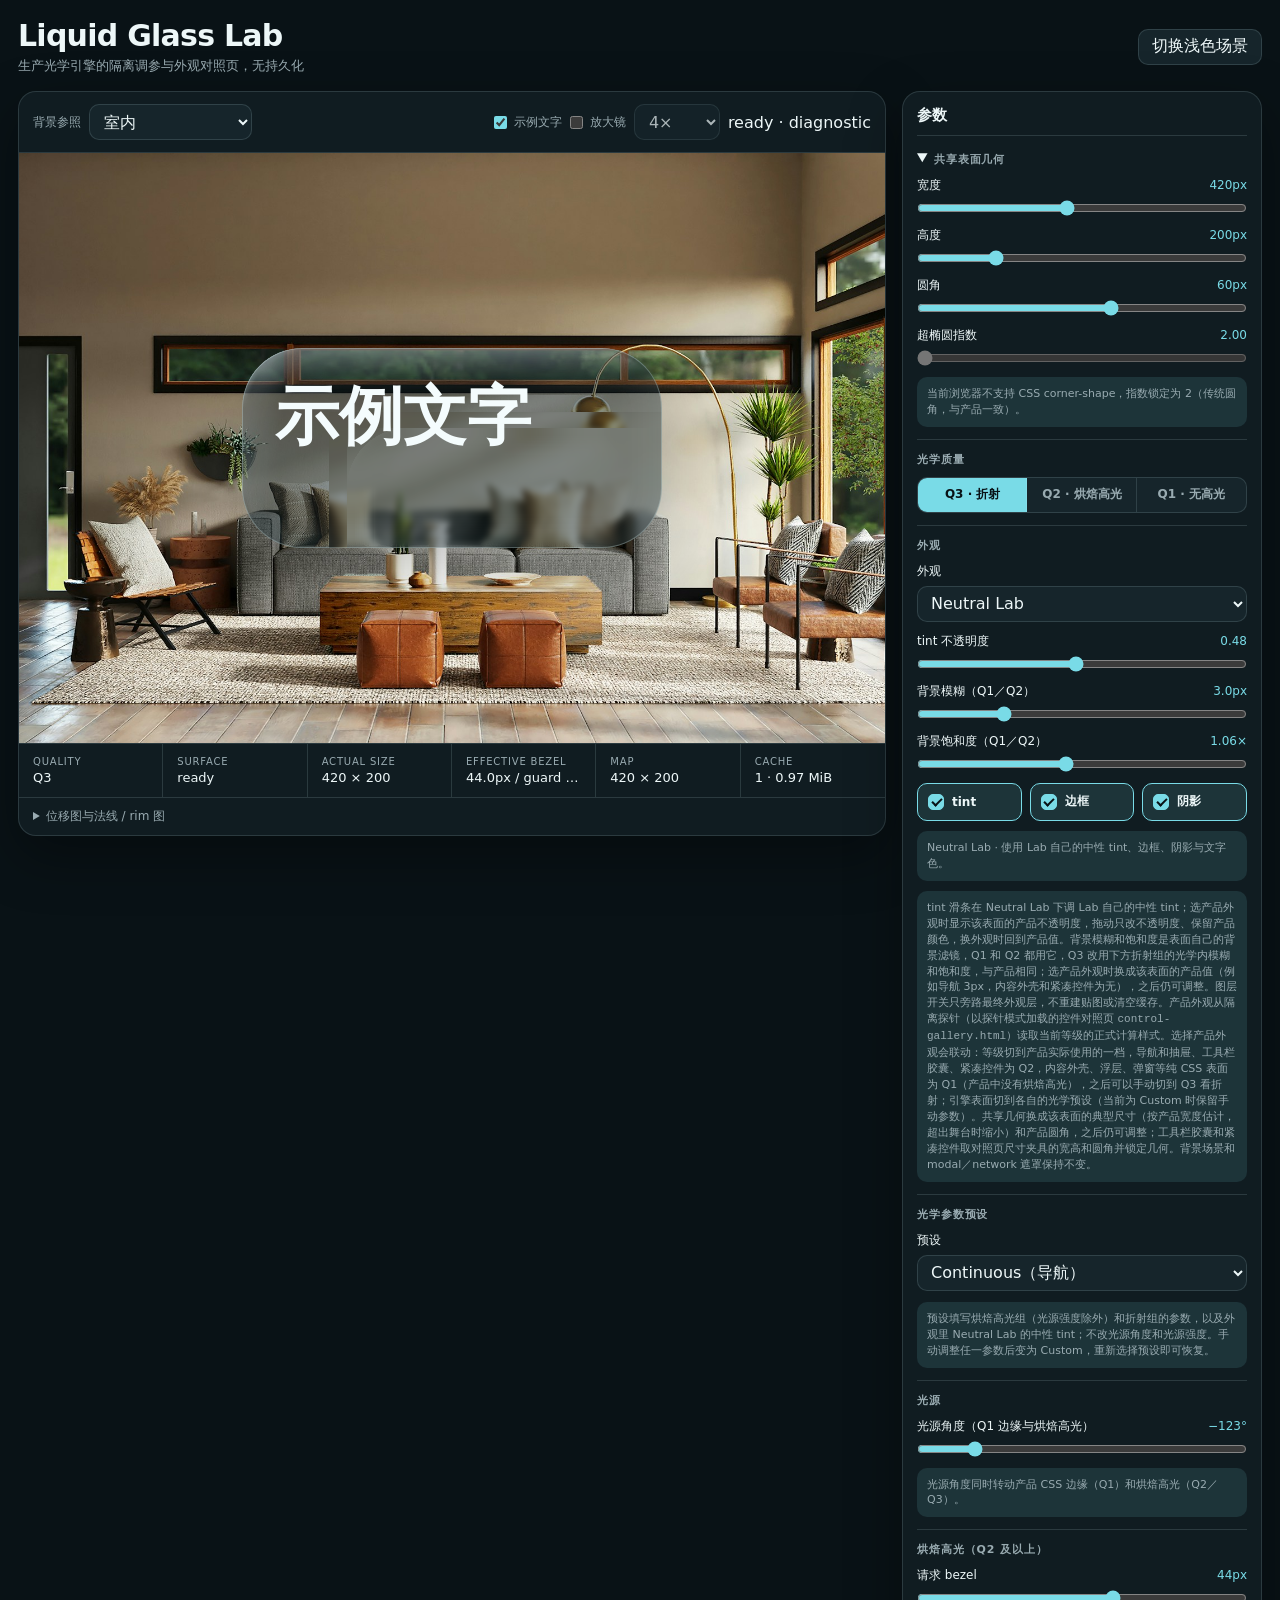
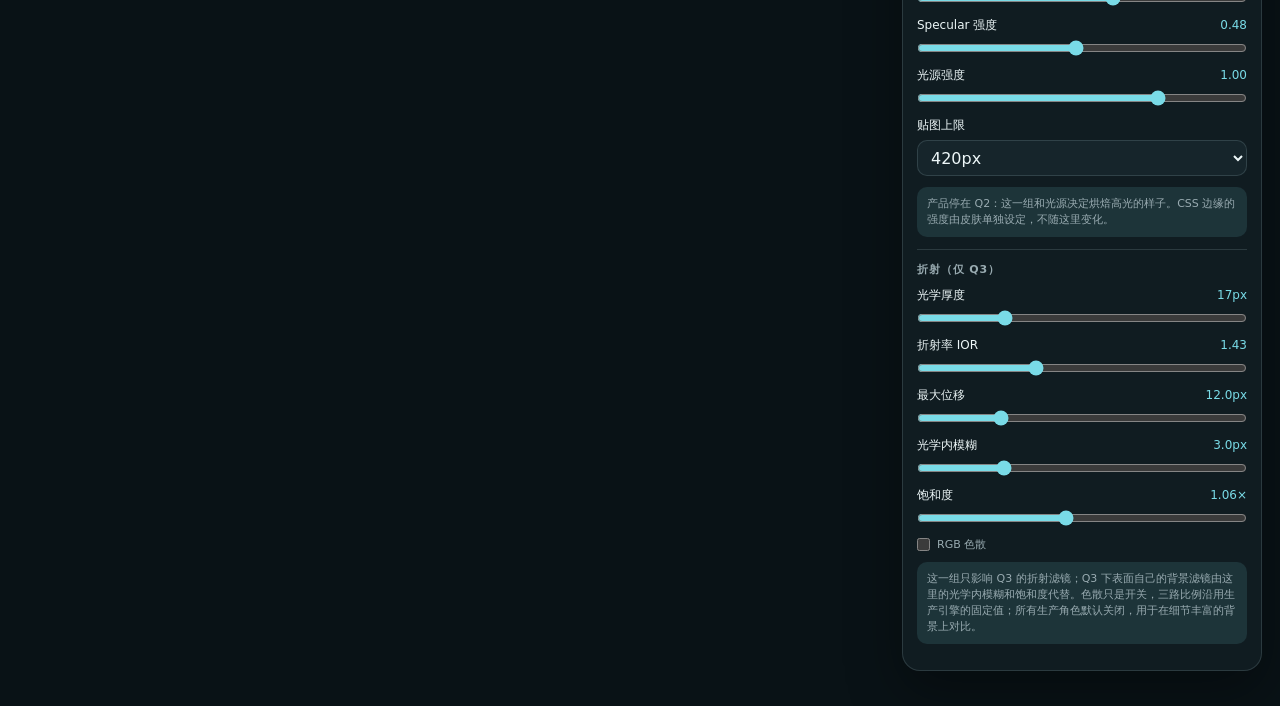
<file: liquid-glass-lab.html>
<!doctype html>
<html lang="zh-CN" data-theme="dark">
<head>
  <meta charset="utf-8">
  <meta name="viewport" content="width=device-width, initial-scale=1">
  <title>Conlexicon Liquid Glass Lab</title>
  <style>
    :root {
      color-scheme: light;
      --lab-page: #eaf1f2;
      --lab-panel: #f7fbfb;
      --lab-panel-strong: #ffffff;
      --lab-text: #132126;
      --lab-muted: #607177;
      --lab-border: rgba(19, 48, 57, 0.16);
      --lab-accent: #087f8f;
      --lab-accent-soft: rgba(8, 127, 143, 0.12);
      --lab-stage: #dce9eb;
      --lab-shadow: 0 18px 48px rgba(24, 48, 56, 0.13);
      --lab-neutral-surface-text: #0c252c;
    }

    :root[data-theme="dark"] {
      color-scheme: dark;
      --lab-page: #091216;
      --lab-panel: #101c21;
      --lab-panel-strong: #16252b;
      --lab-text: #edf7f8;
      --lab-muted: #99abb1;
      --lab-border: rgba(205, 238, 244, 0.14);
      --lab-accent: #79dbe7;
      --lab-accent-soft: rgba(121, 219, 231, 0.12);
      --lab-stage: #071116;
      --lab-shadow: 0 20px 54px rgba(0, 0, 0, 0.36);
      --lab-neutral-surface-text: #f4fcfd;
    }

    * {
      box-sizing: border-box;
    }

    body {
      margin: 0;
      min-width: 320px;
      background: var(--lab-page);
      color: var(--lab-text);
      font-family: Inter, ui-sans-serif, system-ui, -apple-system, BlinkMacSystemFont, "Segoe UI", sans-serif;
    }

    button,
    input,
    select {
      font: inherit;
    }

    button,
    select {
      min-height: 36px;
      border: 1px solid var(--lab-border);
      border-radius: 10px;
      background: var(--lab-panel-strong);
      color: var(--lab-text);
    }

    button {
      padding: 0 13px;
      cursor: pointer;
    }

    button:hover {
      border-color: var(--lab-accent);
    }

    button:focus-visible,
    select:focus-visible,
    input:focus-visible {
      outline: 2px solid var(--lab-accent);
      outline-offset: 2px;
    }

    .lab-shell {
      max-width: 1560px;
      margin: 0 auto;
      padding: 18px;
    }

    .lab-header {
      display: flex;
      align-items: center;
      justify-content: space-between;
      gap: 16px;
      margin-bottom: 16px;
    }

    .lab-file-notice {
      margin: 0 0 16px;
      padding: 10px 12px;
      border: 1px solid var(--lab-accent);
      border-radius: 10px;
      background: var(--lab-accent-soft);
      color: var(--lab-text);
      font-size: 13px;
      font-weight: 600;
    }

    .lab-title {
      margin: 0;
      font-size: clamp(20px, 3vw, 30px);
      font-weight: 650;
      letter-spacing: -0.025em;
    }

    .lab-subtitle {
      margin: 4px 0 0;
      color: var(--lab-muted);
      font-size: 13px;
    }

    .lab-layout {
      display: grid;
      grid-template-columns: minmax(0, 1fr) minmax(300px, 360px);
      gap: 16px;
      align-items: start;
    }

    .lab-workspace,
    .lab-controls {
      border: 1px solid var(--lab-border);
      border-radius: 18px;
      background: var(--lab-panel);
      box-shadow: var(--lab-shadow);
    }

    .lab-workspace {
      overflow: hidden;
    }

    .lab-toolbar {
      display: flex;
      align-items: center;
      justify-content: space-between;
      gap: 12px;
      padding: 12px 14px;
      border-bottom: 1px solid var(--lab-border);
    }

    .lab-toolbar-group {
      display: flex;
      flex-wrap: wrap;
      align-items: center;
      gap: 8px;
      min-width: 0;
    }

    .lab-loupe-hint {
      color: var(--lab-muted);
      font-size: 12px;
    }

    .lab-loupe-hint[hidden] {
      display: none;
    }

    .lab-toolbar label {
      color: var(--lab-muted);
      font-size: 12px;
      white-space: nowrap;
    }

    .lab-toolbar select {
      max-width: 180px;
      padding: 0 30px 0 10px;
    }

    .lab-stage {
      position: relative;
      display: grid;
      min-height: 590px;
      place-items: center;
      overflow: hidden;
      isolation: isolate;
      background: var(--lab-stage);
    }

    .lab-stage[data-loupe="on"] {
      cursor: crosshair;
    }

    /* The loupe holds an enlarged copy of the backdrop and the glass surface. The
       copy is re-rendered at the larger scale, so edges stay sharp; the baked
       highlight image is interpolated and shows its real resolution. */
    .lab-loupe {
      --lab-loupe-size: 240px;
      position: absolute;
      top: 0;
      left: 0;
      z-index: 5;
      width: var(--lab-loupe-size);
      height: var(--lab-loupe-size);
      overflow: hidden;
      border-radius: 50%;
      background: var(--lab-stage);
      pointer-events: none;
      /* A filter makes the loupe a backdrop root, so the copied glass samples only
         the enlarged copy behind it, not the stage under the loupe. */
      filter: drop-shadow(0 10px 28px rgba(0, 0, 0, 0.35));
    }

    .lab-loupe[hidden] {
      display: none;
    }

    .lab-loupe::after {
      content: "";
      position: absolute;
      inset: 0;
      border-radius: inherit;
      box-shadow: inset 0 0 0 2px var(--lab-accent);
    }

    .lab-loupe-content {
      position: absolute;
      top: 0;
      left: 0;
      display: grid;
      place-items: center;
      transform-origin: 0 0;
    }

    .lab-backdrop {
      position: absolute;
      inset: 0;
      overflow: hidden;
      pointer-events: none;
    }

    .lab-backdrop::before,
    .lab-backdrop::after {
      content: "";
      position: absolute;
      border-radius: 999px;
    }

    .lab-backdrop::before {
      width: 48%;
      aspect-ratio: 1;
      left: -8%;
      top: -18%;
      background: radial-gradient(circle, rgba(21, 188, 203, 0.9), rgba(21, 188, 203, 0) 68%);
    }

    .lab-backdrop::after {
      width: 42%;
      aspect-ratio: 1;
      right: -4%;
      bottom: -24%;
      background: radial-gradient(circle, rgba(175, 90, 222, 0.84), rgba(175, 90, 222, 0) 68%);
    }

    .lab-photo {
      position: absolute;
      inset: 0;
      background-position: center;
      background-repeat: no-repeat;
      background-size: cover;
    }

    .lab-photo[hidden] {
      display: none;
    }

    .lab-grid {
      position: absolute;
      inset: 0;
      opacity: 0;
      background-image:
        linear-gradient(rgba(255, 255, 255, 0.36) 1px, transparent 1px),
        linear-gradient(90deg, rgba(255, 255, 255, 0.36) 1px, transparent 1px);
      background-size: 24px 24px;
    }

    :root[data-theme="light"] .lab-grid {
      background-image:
        linear-gradient(rgba(5, 37, 44, 0.28) 1px, transparent 1px),
        linear-gradient(90deg, rgba(5, 37, 44, 0.28) 1px, transparent 1px);
    }

    .lab-bands {
      position: absolute;
      inset: 0;
      opacity: 0;
      background:
        linear-gradient(90deg,
          #f04455 0 12.5%, #f6a625 12.5% 25%, #f2e85c 25% 37.5%, #38c58d 37.5% 50%,
          #20a5d5 50% 62.5%, #5067d8 62.5% 75%, #a75bd9 75% 87.5%, #ec69a2 87.5% 100%);
    }

    .lab-words {
      position: absolute;
      inset: 0;
      display: grid;
      grid-template-columns: repeat(4, 1fr);
      place-items: center;
      gap: 20px;
      padding: 26px;
      color: rgba(235, 249, 251, 0.88);
      font-family: Georgia, "Times New Roman", serif;
      font-size: clamp(44px, 8vw, 108px);
      font-weight: 700;
      letter-spacing: -0.05em;
      opacity: 0;
    }

    :root[data-theme="light"] .lab-words {
      color: rgba(7, 35, 42, 0.82);
    }

    .lab-stage[data-scene="grid"] .lab-grid,
    .lab-stage[data-scene="bands"] .lab-bands,
    .lab-stage[data-scene="type"] .lab-words {
      opacity: 1;
    }

    .lab-stage[data-scene="grid"] .lab-backdrop::before,
    .lab-stage[data-scene="grid"] .lab-backdrop::after,
    .lab-stage[data-scene="bands"] .lab-backdrop::before,
    .lab-stage[data-scene="bands"] .lab-backdrop::after {
      opacity: 0.34;
    }

    .lab-stage[data-scene^="photo-"] .lab-backdrop::before,
    .lab-stage[data-scene^="photo-"] .lab-backdrop::after {
      opacity: 0;
    }

    .lab-surface {
      position: relative;
      z-index: 2;
      display: flex;
      flex-direction: column;
      justify-content: space-between;
      width: 620px;
      height: 280px;
      max-width: calc(100% - 40px);
      padding: var(--lab-panel-padding);
      overflow: hidden;
      /* The sample text sizes itself to the surface, not to the window. */
      container-type: size;
      border: 1px solid rgba(224, 249, 252, 0.28);
      border-radius: 8px;
      background: rgba(230, 246, 248, 0.28);
      color: #f4fcfd;
      box-shadow: 0 24px 70px rgba(0, 0, 0, 0.24);
      cursor: grab;
      touch-action: none;
      user-select: none;
      will-change: transform;
    }

    .lab-surface-content {
      position: relative;
      z-index: 2;
    }

    .lab-surface.is-dragging {
      cursor: grabbing;
    }

    :root[data-theme="light"] .lab-surface {
      border-color: rgba(9, 48, 57, 0.18);
      color: #0c252c;
      box-shadow: 0 24px 70px rgba(23, 59, 67, 0.18);
    }

    .lab-surface[data-liquid-glass-optics="ready"] {
      background-image: var(--liquid-glass-specular-layer, none);
      background-size: 100% 100%;
      background-repeat: no-repeat;
      background-origin: border-box;
      /* Q3 refracts through the engine filter, which carries its own blur; Q2 has
         no optical filter and keeps the surface's own, as in the product. */
      -webkit-backdrop-filter: var(--liquid-glass-optical-filter, var(--lab-surface-filter));
      backdrop-filter: var(--liquid-glass-optical-filter, var(--lab-surface-filter));
    }

    .lab-surface:is([data-liquid-glass-optics="pending"], [data-liquid-glass-optics="fallback"]) {
      -webkit-backdrop-filter: var(--lab-surface-filter);
      backdrop-filter: var(--lab-surface-filter);
    }

    @media (prefers-reduced-transparency: no-preference) and (forced-colors: none) {
      .lab-surface[data-product-tint="off"] {
        background-color: transparent !important;
      }

      .lab-surface[data-product-border="off"] {
        border-color: transparent !important;
      }

      .lab-surface[data-product-shadow="off"] {
        box-shadow: none !important;
      }

    }

    /* Sample text tiers follow the surface size: a panel heading, a single line
       for bars, toasts and tooltips, a button label, or nothing. */
    .lab-surface [data-text] {
      display: none;
    }

    .lab-surface[data-text-tier="panel"] [data-text="panel"],
    .lab-surface[data-text-tier="bar"] [data-text="bar"],
    .lab-surface[data-text-tier="button"] [data-text="button"] {
      display: block;
    }

    .lab-surface:not([data-text-tier="panel"]) {
      justify-content: center;
    }

    .lab-surface[data-text-tier="bar"] {
      padding: 0 var(--lab-line-padding, 18px);
    }

    .lab-surface[data-text-tier="button"] {
      padding: 0 var(--lab-line-padding, 14px);
      text-align: center;
    }

    .lab-surface[data-text-tier="none"] {
      padding: 0;
    }

    .lab-surface-line {
      position: relative;
      z-index: 2;
      margin: 0;
      overflow: hidden;
      font-family: var(--lab-line-font-family, inherit);
      font-size: var(--lab-line-font-size, 15px);
      font-weight: var(--lab-line-font-weight, 500);
      letter-spacing: var(--lab-line-letter-spacing, normal);
      line-height: 1.3;
      text-overflow: ellipsis;
      white-space: nowrap;
    }

    .lab-surface-line[data-text="button"] {
      font-size: var(--lab-line-font-size, 14px);
      font-weight: var(--lab-line-font-weight, 600);
    }

    .lab-surface h2 {
      margin: 0;
      font-size: clamp(28px, min(18cqi, 60cqb), 76px);
      font-weight: 700;
      line-height: 1.1;
      white-space: nowrap;
    }

    .lab-readout {
      display: grid;
      grid-template-columns: repeat(6, minmax(0, 1fr));
      border-top: 1px solid var(--lab-border);
    }

    .lab-metric {
      min-width: 0;
      padding: 12px 14px;
      border-right: 1px solid var(--lab-border);
    }

    .lab-metric:last-child {
      border-right: 0;
    }

    .lab-metric-label {
      display: block;
      margin-bottom: 3px;
      color: var(--lab-muted);
      font-size: 10px;
      letter-spacing: 0.08em;
      text-transform: uppercase;
    }

    .lab-metric-value {
      display: block;
      overflow: hidden;
      font-size: 13px;
      font-variant-numeric: tabular-nums;
      text-overflow: ellipsis;
      white-space: nowrap;
    }

    .lab-maps {
      display: grid;
      grid-template-columns: 1fr 1fr;
      gap: 12px;
      padding: 14px;
      border-top: 1px solid var(--lab-border);
    }

    /* Low-frequency diagnostics stay folded until needed. */
    .lab-maps-details > summary {
      padding: 10px 14px;
      border-top: 1px solid var(--lab-border);
      color: var(--lab-muted);
      font-size: 12px;
      cursor: pointer;
    }

    .lab-maps-details .lab-maps {
      border-top: 0;
      padding-top: 0;
    }

    details.lab-control-section > summary {
      cursor: pointer;
    }

    details.lab-control-section > summary h3 {
      display: inline;
    }

    details.lab-control-section[open] > summary {
      margin-bottom: 10px;
    }

    .lab-map-figure {
      margin: 0;
      min-width: 0;
    }

    .lab-map-figure figcaption {
      display: flex;
      justify-content: space-between;
      gap: 8px;
      margin-bottom: 7px;
      color: var(--lab-muted);
      font-size: 11px;
    }

    .lab-map-canvas {
      display: block;
      width: 100%;
      height: clamp(180px, 24vw, 320px);
      border: 1px solid var(--lab-border);
      border-radius: 10px;
      background: #7f7f7f;
      object-fit: contain;
      image-rendering: auto;
    }

    .lab-controls {
      padding: 14px;
    }

    .lab-controls-header {
      display: flex;
      align-items: center;
      justify-content: space-between;
      gap: 10px;
      margin-bottom: 10px;
    }

    .lab-controls h2 {
      margin: 0;
      font-size: 15px;
    }

    .lab-control-section {
      padding: 12px 0;
      border-top: 1px solid var(--lab-border);
    }

    .lab-control-section h3 {
      margin: 0 0 10px;
      color: var(--lab-muted);
      font-size: 11px;
      letter-spacing: 0.08em;
      text-transform: uppercase;
    }

    .lab-field {
      display: grid;
      gap: 6px;
      min-width: 0;
      margin-bottom: 11px;
    }

    .lab-field:last-child {
      margin-bottom: 0;
    }

    .lab-field-heading {
      display: flex;
      align-items: baseline;
      justify-content: space-between;
      gap: 10px;
      font-size: 12px;
    }

    .lab-field-value {
      color: var(--lab-accent);
      font-variant-numeric: tabular-nums;
    }

    .lab-field select {
      width: 100%;
      padding: 0 9px;
    }

    input[type="range"] {
      width: 100%;
      margin: 0;
      accent-color: var(--lab-accent);
    }

    .lab-status-note {
      margin: 10px 0 0;
      padding: 9px 10px;
      border-radius: 10px;
      background: var(--lab-accent-soft);
      color: var(--lab-muted);
      font-size: 11px;
      line-height: 1.45;
    }

    /* The product's segmented control (one bordered strip, divided segments, a
       solid selected segment) drawn with Lab tokens. */
    .lab-segmented {
      display: grid;
      grid-template-columns: repeat(3, minmax(0, 1fr));
      overflow: hidden;
      border: 1px solid var(--lab-border);
      border-radius: 10px;
      background: var(--lab-panel-strong);
    }

    .lab-segmented button {
      position: relative;
      min-width: 0;
      min-height: 34px;
      padding: 0 8px;
      overflow: hidden;
      border: 0;
      border-radius: 0;
      background: transparent;
      color: var(--lab-muted);
      font-size: 12px;
      font-weight: 600;
      text-overflow: ellipsis;
      white-space: nowrap;
    }

    .lab-segmented button:not(:last-child)::after {
      content: "";
      position: absolute;
      inset-block: 0;
      right: 0;
      width: 1px;
      background: var(--lab-border);
    }

    .lab-segmented button:hover {
      background: var(--lab-accent-soft);
      color: var(--lab-text);
    }

    .lab-segmented button[aria-checked="true"] {
      background: var(--lab-accent);
      color: var(--lab-page);
    }

    .lab-segmented button:focus-visible {
      outline-offset: -3px;
    }

    .lab-layer-grid {
      display: grid;
      grid-template-columns: repeat(3, minmax(0, 1fr));
      gap: 8px;
    }

    /* Layer switches as whole-tile toggles. The native checkbox stays for the
       keyboard and screen readers; the tile and its mark show the state. */
    .lab-chip {
      position: relative;
      display: flex;
      align-items: center;
      gap: 8px;
      min-width: 0;
      min-height: 38px;
      padding: 0 10px;
      border: 1px solid var(--lab-border);
      border-radius: 10px;
      background: var(--lab-panel-strong);
      color: var(--lab-muted);
      font-size: 12px;
      font-weight: 600;
      cursor: pointer;
      user-select: none;
    }

    .lab-chip input {
      position: absolute;
      inset: 0;
      width: 100%;
      height: 100%;
      margin: 0;
      opacity: 0;
      cursor: pointer;
    }

    .lab-chip:hover {
      border-color: var(--lab-accent);
      color: var(--lab-text);
    }

    .lab-chip:has(input:checked) {
      border-color: var(--lab-accent);
      background: var(--lab-accent-soft);
      color: var(--lab-text);
    }

    .lab-chip:has(input:focus-visible) {
      outline: 2px solid var(--lab-accent);
      outline-offset: 2px;
    }

    .lab-chip-mark {
      position: relative;
      flex: none;
      width: 16px;
      height: 16px;
      border: 1.5px solid var(--lab-border);
      border-radius: 5px;
    }

    .lab-chip:has(input:checked) .lab-chip-mark {
      border-color: var(--lab-accent);
      background: var(--lab-accent);
    }

    .lab-chip:has(input:checked) .lab-chip-mark::after {
      content: "";
      position: absolute;
      left: 4.5px;
      top: 1px;
      width: 4px;
      height: 8px;
      border: solid var(--lab-page);
      border-width: 0 2px 2px 0;
      transform: rotate(45deg);
    }

    .lab-layer-toggle {
      display: flex;
      align-items: center;
      gap: 7px;
      color: var(--lab-muted);
      font-size: 11px;
    }

    .lab-layer-toggle input {
      margin: 0;
      accent-color: var(--lab-accent);
    }

    .lab-appearance-probe {
      position: fixed;
      top: 0;
      left: -12000px;
      z-index: -1;
      border: 0;
      visibility: hidden;
      pointer-events: none;
    }

    .lab-source-link {
      color: var(--lab-accent);
    }

    @media (max-width: 980px) {
      .lab-layout {
        grid-template-columns: 1fr;
      }

    }

    @media (min-width: 1360px) {
      .lab-layout {
        grid-template-columns: minmax(0, 1fr) minmax(560px, 660px);
      }
    }

    /* A wide settings panel (beside the stage on wide windows, below it on mid
       widths) flows its sections down the first column, then the second. */
    @media (min-width: 1360px), (min-width: 681px) and (max-width: 980px) {
      .lab-controls {
        columns: 2;
        column-gap: 22px;
      }

      .lab-controls-header {
        column-span: all;
      }

      .lab-control-section {
        break-inside: avoid;
      }
    }

    @media (max-width: 680px) {
      .lab-shell {
        padding: 10px;
      }

      .lab-header,
      .lab-toolbar {
        align-items: stretch;
        flex-direction: column;
      }

      .lab-toolbar-group {
        justify-content: space-between;
      }

      .lab-stage {
        min-height: 430px;
      }

      .lab-loupe {
        --lab-loupe-size: 180px;
      }

      .lab-segmented button {
        padding: 0 4px;
        font-size: 11px;
      }

      .lab-readout {
        grid-template-columns: repeat(2, 1fr);
      }

      .lab-metric:nth-child(2n) {
        border-right: 0;
      }

      .lab-metric:nth-child(-n + 4) {
        border-bottom: 1px solid var(--lab-border);
      }

      .lab-maps {
        grid-template-columns: 1fr;
      }
    }

    @media (prefers-reduced-transparency: reduce) {
      .lab-surface,
      .lab-surface[data-outer-shape] {
        border: 1px solid var(--lab-border);
        background: var(--lab-panel-strong) !important;
        color: var(--lab-text);
        box-shadow: var(--lab-shadow);
        -webkit-backdrop-filter: none !important;
        backdrop-filter: none !important;
      }

    }

    @media (forced-colors: active) {
      .lab-surface,
      .lab-surface[data-outer-shape] {
        border: 1px solid CanvasText;
        background: Canvas !important;
        color: CanvasText;
        box-shadow: none;
        -webkit-backdrop-filter: none !important;
        backdrop-filter: none !important;
      }

    }
  </style>
</head>
<body>
  <main class="lab-shell">
    <header class="lab-header">
      <div>
        <h1 class="lab-title">Liquid Glass Lab</h1>
        <p class="lab-subtitle">生产光学引擎的隔离调参与外观对照页，无持久化</p>
      </div>
      <button id="themeButton" type="button" aria-pressed="true">切换浅色场景</button>
    </header>
    <p id="fileProtocolNotice" class="lab-file-notice" role="alert" hidden>当前以 file:// 直接打开。浏览器不允许读取内嵌的控件对照页，产品外观对照已停用；贴图 worker 也可能无法创建、退回主线程生成。请启动本地服务后通过 http://localhost:4173/liquid-glass-lab.html 打开（已在运行的服务需重启才能提供对照页）。</p>

    <div class="lab-layout">
      <section class="lab-workspace" aria-label="液态玻璃预览">
        <div class="lab-toolbar">
          <div class="lab-toolbar-group">
            <label for="sceneSelect">背景参照</label>
            <select id="sceneSelect">
              <optgroup label="诊断场景">
                <option value="field">连续色场</option>
                <option value="grid">高对比网格</option>
                <option value="bands">色带</option>
                <option value="type">大号文字</option>
              </optgroup>
              <optgroup label="参考项目原图">
                <option value="photo-interior" selected>室内</option>
                <option value="photo-flowers">花丛</option>
                <option value="photo-forest">森林栈桥</option>
                <option value="photo-water">浅水岩石</option>
                <option value="photo-people">草地人物</option>
              </optgroup>
            </select>
          </div>
          <div class="lab-toolbar-group">
            <label class="lab-layer-toggle" for="textToggle"><input id="textToggle" type="checkbox" checked>示例文字</label>
            <label class="lab-layer-toggle" for="loupeToggle"><input id="loupeToggle" type="checkbox">放大镜</label>
            <select id="loupeZoomSelect" aria-label="放大倍数" disabled>
              <option value="2">2×</option>
              <option value="4" selected>4×</option>
              <option value="8">8×</option>
            </select>
            <span id="loupeHint" class="lab-loupe-hint" hidden>点击或拖动舞台空白处移动</span>
            <span id="liveStatus" role="status" aria-live="polite">初始化</span>
          </div>
        </div>

        <div id="labStage" class="lab-stage" data-scene="field">
          <div class="lab-backdrop">
            <div id="labPhoto" class="lab-photo" aria-hidden="true" hidden></div>
            <div class="lab-grid"></div>
            <div class="lab-bands"></div>
            <div class="lab-words" aria-hidden="true"><span>a</span><span>ɬ</span><span>ŋ</span><span>ə</span></div>
          </div>
          <article id="labSurface" class="lab-surface" aria-label="可拖动液态玻璃示例卡片">
            <div class="lab-surface-content" data-text="panel">
              <h2>示例文字</h2>
            </div>
            <p class="lab-surface-line" data-text="bar">示例文字</p>
            <p class="lab-surface-line" data-text="button">示例文字</p>
          </article>
          <div id="labLoupe" class="lab-loupe" aria-hidden="true" hidden><div id="labLoupeContent" class="lab-loupe-content"></div></div>
        </div>

        <div class="lab-readout" aria-label="运行状态">
          <div class="lab-metric"><span class="lab-metric-label">Quality</span><span id="qualityValue" class="lab-metric-value">—</span></div>
          <div class="lab-metric"><span class="lab-metric-label">Surface</span><span id="surfaceStateValue" class="lab-metric-value">—</span></div>
          <div class="lab-metric"><span class="lab-metric-label">Actual size</span><span id="sizeValue" class="lab-metric-value">—</span></div>
          <div class="lab-metric"><span class="lab-metric-label">Effective bezel</span><span id="bezelValue" class="lab-metric-value">—</span></div>
          <div class="lab-metric"><span class="lab-metric-label">Map</span><span id="mapValue" class="lab-metric-value">—</span></div>
          <div class="lab-metric"><span class="lab-metric-label">Cache</span><span id="cacheValue" class="lab-metric-value">—</span></div>
        </div>

        <details class="lab-maps-details">
          <summary>位移图与法线 / rim 图</summary>
        <div class="lab-maps">
          <figure class="lab-map-figure">
            <figcaption><span>位移图</span><span>R = X · G = Y · B = rim</span></figcaption>
            <canvas id="displacementCanvas" class="lab-map-canvas" aria-label="当前参数生成的位移贴图"></canvas>
          </figure>
          <figure class="lab-map-figure">
            <figcaption><span>法线 / rim 图</span><span id="secondaryMapLegend">R = normal X · G = normal Y</span></figcaption>
            <canvas id="normalCanvas" class="lab-map-canvas" aria-label="当前参数生成的法线和边缘贴图"></canvas>
          </figure>
        </div>
        </details>
      </section>

      <aside class="lab-controls" aria-label="液态玻璃参数">
        <div class="lab-controls-header">
          <h2>参数</h2>
        </div>

        <details class="lab-control-section" open>
          <summary><h3>共享表面几何</h3></summary>
          <label class="lab-field" for="widthInput">
            <span class="lab-field-heading"><span>宽度</span><output id="widthOutput" class="lab-field-value">420px</output></span>
            <input id="widthInput" data-geometry-control type="range" min="24" max="900" step="2" value="420">
          </label>
          <label class="lab-field" for="heightInput">
            <span class="lab-field-heading"><span>高度</span><output id="heightOutput" class="lab-field-value">200px</output></span>
            <input id="heightInput" data-geometry-control type="range" min="24" max="800" step="2" value="200">
          </label>
          <label class="lab-field" for="radiusInput">
            <span class="lab-field-heading"><span>圆角</span><output id="radiusOutput" class="lab-field-value">60px</output></span>
            <input id="radiusInput" data-geometry-control type="range" min="2" max="400" step="1" value="60">
          </label>
          <label class="lab-field" for="cornerExponentInput">
            <span class="lab-field-heading"><span>超椭圆指数</span><output id="cornerExponentOutput" class="lab-field-value">2.00</output></span>
            <input id="cornerExponentInput" data-shape-control type="range" min="2" max="8" step="0.25" value="2">
          </label>
          <p id="geometryLockNote" class="lab-status-note" hidden>当前外观是产品尺寸夹具（工具栏胶囊或紧凑控件），宽高、圆角和指数已锁定为对照页夹具的产品几何；切回 Neutral Lab 或其他表面后解锁。光学参数仍可调整。</p>
          <p id="shapeNote" class="lab-status-note">指数 2 为传统圆角，与产品一致；4 对应 CSS 的 corner-shape: squircle（即 superellipse(2)），是常用的平滑圆角；2 以上都保留直边。Lab 按 superellipse(log₂ 指数) 换算。</p>
        </details>

        <section class="lab-control-section">
          <h3 id="productQualityLabel">光学质量</h3>
          <div id="productQualityControl" class="lab-segmented" role="radiogroup" aria-labelledby="productQualityLabel">
            <button type="button" role="radio" aria-checked="true" tabindex="0" data-value="q3">Q3 · 折射</button>
            <button type="button" role="radio" aria-checked="false" tabindex="-1" data-value="q2">Q2 · 烘焙高光</button>
            <button type="button" role="radio" aria-checked="false" tabindex="-1" data-value="q1">Q1 · 无高光</button>
          </div>
        </section>

        <section class="lab-control-section">
          <h3>外观</h3>
          <label class="lab-field" for="appearanceRoleSelect">
            <span class="lab-field-heading"><span>外观</span></span>
            <select id="appearanceRoleSelect">
              <option value="neutral" selected>Neutral Lab</option>
              <optgroup label="产品表面">
                <option value="navigation">Navigation</option>
                <option value="navigation-drawer">Navigation drawer</option>
                <option value="toolbar">Toolbar capsule</option>
                <option value="focus-display">Focus display</option>
                <option value="focus-editor">Focus editor</option>
                <option value="floating">Floating menu</option>
                <option value="rich-tooltip">Rich tooltip</option>
                <option value="quality-tooltip">Quality tooltip</option>
                <option value="toast">Toast</option>
                <option value="modal">Modal</option>
                <option value="network">Network panel</option>
              </optgroup>
              <optgroup label="产品紧凑控件（relationship）">
                <option value="compact-neutral">neutral</option>
                <option value="compact-accent-outline">accent / outline</option>
                <option value="compact-accent-tinted">accent / tinted</option>
                <option value="compact-accent-solid">accent / solid</option>
                <option value="compact-danger-outline">danger / outline</option>
                <option value="compact-danger-tinted">danger / tinted</option>
                <option value="compact-danger-solid">danger / solid</option>
              </optgroup>
            </select>
          </label>
          <label class="lab-field" for="tintInput">
            <span class="lab-field-heading"><span>tint 不透明度</span><output id="tintOutput" class="lab-field-value">0.48</output></span>
            <input id="tintInput" type="range" min="0" max="1" step="0.01" value="0.48">
          </label>
          <label class="lab-field" for="surfaceBlurInput">
            <span class="lab-field-heading"><span>背景模糊（Q1／Q2）</span><output id="surfaceBlurOutput" class="lab-field-value">3.0px</output></span>
            <input id="surfaceBlurInput" type="range" min="0" max="12" step="0.5" value="3">
          </label>
          <label class="lab-field" for="surfaceSaturationInput">
            <span class="lab-field-heading"><span>背景饱和度（Q1／Q2）</span><output id="surfaceSaturationOutput" class="lab-field-value">1.06×</output></span>
            <input id="surfaceSaturationInput" type="range" min="0.7" max="1.5" step="0.01" value="1.06">
          </label>
          <div class="lab-layer-grid" role="group" aria-label="外观层开关">
            <label class="lab-chip"><input type="checkbox" data-product-layer="tint" checked><span class="lab-chip-mark" aria-hidden="true"></span>tint</label>
            <label class="lab-chip"><input type="checkbox" data-product-layer="border" checked><span class="lab-chip-mark" aria-hidden="true"></span>边框</label>
            <label class="lab-chip"><input type="checkbox" data-product-layer="shadow" checked><span class="lab-chip-mark" aria-hidden="true"></span>阴影</label>
          </div>
          <p id="appearanceStatus" class="lab-status-note">Neutral Lab · 使用 Lab 自己的中性 tint、边框、阴影与文字色。</p>
          <p class="lab-status-note">tint 滑条在 Neutral Lab 下调 Lab 自己的中性 tint；选产品外观时显示该表面的产品不透明度，拖动只改不透明度、保留产品颜色，换外观时回到产品值。背景模糊和饱和度是表面自己的背景滤镜，Q1 和 Q2 都用它，Q3 改用下方折射组的光学内模糊和饱和度，与产品相同；选产品外观时换成该表面的产品值（例如导航 3px，内容外壳和紧凑控件为无），之后仍可调整。图层开关只旁路最终外观层，不重建贴图或清空缓存。产品外观从隔离探针（以探针模式加载的控件对照页 <code>control-gallery.html</code>）读取当前等级的正式计算样式。选择产品外观会联动：等级切到产品实际使用的一档，导航和抽屉、工具栏胶囊、紧凑控件为 Q2，内容外壳、浮层、弹窗等纯 CSS 表面为 Q1（产品中没有烘焙高光），之后可以手动切到 Q3 看折射；引擎表面切到各自的光学预设（当前为 Custom 时保留手动参数）。共享几何换成该表面的典型尺寸（按产品宽度估计，超出舞台时缩小）和产品圆角，之后仍可调整；工具栏胶囊和紧凑控件取对照页尺寸夹具的宽高和圆角并锁定几何。背景场景和 modal／network 遮罩保持不变。</p>
        </section>

        <section class="lab-control-section">
          <h3>光学参数预设</h3>
          <label class="lab-field" for="presetSelect">
            <span class="lab-field-heading"><span>预设</span></span>
            <select id="presetSelect">
              <option value="continuous" selected>Continuous（导航）</option>
              <option value="toolbar">Toolbar（搜索与工具胶囊）</option>
              <option value="relationship">Relationship（紧凑控件）</option>
              <option value="custom">Custom</option>
            </select>
          </label>
          <p class="lab-status-note">预设填写烘焙高光组（光源强度除外）和折射组的参数，以及外观里 Neutral Lab 的中性 tint；不改光源角度和光源强度。手动调整任一参数后变为 Custom，重新选择预设即可恢复。</p>
        </section>

        <section class="lab-control-section">
          <h3>光源</h3>
          <label class="lab-field" for="lightAngleInput">
            <span class="lab-field-heading"><span>光源角度（Q1 边缘与烘焙高光）</span><output id="lightAngleOutput" class="lab-field-value">−123°</output></span>
            <input id="lightAngleInput" type="range" min="-180" max="180" step="1" value="-123">
          </label>
          <p class="lab-status-note">光源角度同时转动产品 CSS 边缘（Q1）和烘焙高光（Q2／Q3）。</p>
        </section>

        <section class="lab-control-section">
          <h3>烘焙高光（Q2 及以上）</h3>
          <label class="lab-field" for="bezelInput">
            <span class="lab-field-heading"><span>请求 bezel</span><output id="bezelOutput" class="lab-field-value">44px</output></span>
            <input id="bezelInput" data-optic-control type="range" min="2" max="72" step="1" value="44">
          </label>
          <label class="lab-field" for="specularInput">
            <span class="lab-field-heading"><span>Specular 强度</span><output id="specularOutput" class="lab-field-value">0.48</output></span>
            <input id="specularInput" data-optic-control type="range" min="0" max="1" step="0.01" value="0.48">
          </label>
          <label class="lab-field" for="lightStrengthInput">
            <span class="lab-field-heading"><span>光源强度</span><output id="lightStrengthOutput" class="lab-field-value">1.00</output></span>
            <input id="lightStrengthInput" type="range" min="0" max="1.35" step="0.01" value="1">
          </label>
          <label class="lab-field" for="mapLimitSelect">
            <span class="lab-field-heading"><span>贴图上限</span></span>
            <select id="mapLimitSelect" data-optic-control>
              <option value="192">192px</option>
              <option value="256">256px</option>
              <option value="420">420px</option>
              <option value="448">448px</option>
              <option value="480">480px</option>
              <option value="512">512px</option>
              <option value="768">768px</option>
            </select>
          </label>
          <p class="lab-status-note">产品停在 Q2：这一组和光源决定烘焙高光的样子。CSS 边缘的强度由皮肤单独设定，不随这里变化。</p>
        </section>

        <section class="lab-control-section">
          <h3>折射（仅 Q3）</h3>
          <label class="lab-field" for="thicknessInput">
            <span class="lab-field-heading"><span>光学厚度</span><output id="thicknessOutput" class="lab-field-value">17px</output></span>
            <input id="thicknessInput" data-optic-control type="range" min="1" max="64" step="1" value="17">
          </label>
          <label class="lab-field" for="iorInput">
            <span class="lab-field-heading"><span>折射率 IOR</span><output id="iorOutput" class="lab-field-value">1.43</output></span>
            <input id="iorInput" data-optic-control type="range" min="1.01" max="2.2" step="0.01" value="1.43">
          </label>
          <label class="lab-field" for="displacementInput">
            <span class="lab-field-heading"><span>最大位移</span><output id="displacementOutput" class="lab-field-value">12px</output></span>
            <input id="displacementInput" data-optic-control type="range" min="0.5" max="48" step="0.5" value="12">
          </label>
          <label class="lab-field" for="blurInput">
            <span class="lab-field-heading"><span>光学内模糊</span><output id="blurOutput" class="lab-field-value">3px</output></span>
            <input id="blurInput" data-optic-control type="range" min="0" max="12" step="0.1" value="3">
          </label>
          <label class="lab-field" for="saturationInput">
            <span class="lab-field-heading"><span>饱和度</span><output id="saturationOutput" class="lab-field-value">1.06×</output></span>
            <input id="saturationInput" data-optic-control type="range" min="0.7" max="1.5" step="0.01" value="1.06">
          </label>
          <label class="lab-layer-toggle"><input id="dispersionInput" type="checkbox" data-optic-control>RGB 色散</label>
          <p class="lab-status-note">这一组只影响 Q3 的折射滤镜；Q3 下表面自己的背景滤镜由这里的光学内模糊和饱和度代替。色散只是开关，三路比例沿用生产引擎的固定值；所有生产角色默认关闭，用于在细节丰富的背景上对比。</p>
        </section>
      </aside>
    </div>
  </main>

  <svg id="liquidGlassFilterDefs" width="0" height="0" aria-hidden="true" focusable="false"><defs></defs></svg>
  <script src="lib/liquid-glass-geometry.js"></script>
  <script src="lib/liquid-glass-engine.js"></script>
  <script>
    (() => {
      "use strict";

      const geometry = window.ConlexiconLiquidGlassGeometry;
      const engineApi = window.ConlexiconLiquidGlassEngine;
      if (!geometry || !engineApi) {
        throw new Error("Liquid Glass lab modules failed to load.");
      }

      const elements = {
        root: document.documentElement,
        stage: document.querySelector("#labStage"),
        photo: document.querySelector("#labPhoto"),
        surface: document.querySelector("#labSurface"),
        themeButton: document.querySelector("#themeButton"),
        sceneSelect: document.querySelector("#sceneSelect"),
        presetSelect: document.querySelector("#presetSelect"),
        productQualityControl: document.querySelector("#productQualityControl"),
        mapLimitSelect: document.querySelector("#mapLimitSelect"),
        textToggle: document.querySelector("#textToggle"),
        loupe: document.querySelector("#labLoupe"),
        loupeContent: document.querySelector("#labLoupeContent"),
        loupeToggle: document.querySelector("#loupeToggle"),
        loupeZoomSelect: document.querySelector("#loupeZoomSelect"),
        loupeHint: document.querySelector("#loupeHint"),
        geometryLockNote: document.querySelector("#geometryLockNote"),
        liveStatus: document.querySelector("#liveStatus"),
        displacementCanvas: document.querySelector("#displacementCanvas"),
        normalCanvas: document.querySelector("#normalCanvas"),
        qualityValue: document.querySelector("#qualityValue"),
        surfaceStateValue: document.querySelector("#surfaceStateValue"),
        sizeValue: document.querySelector("#sizeValue"),
        bezelValue: document.querySelector("#bezelValue"),
        mapValue: document.querySelector("#mapValue"),
        cacheValue: document.querySelector("#cacheValue"),
        secondaryMapLegend: document.querySelector("#secondaryMapLegend"),
        cornerExponentInput: document.querySelector("#cornerExponentInput"),
        cornerExponentOutput: document.querySelector("#cornerExponentOutput"),
        shapeNote: document.querySelector("#shapeNote"),
        appearanceRoleSelect: document.querySelector("#appearanceRoleSelect"),
        appearanceStatus: document.querySelector("#appearanceStatus"),
        dispersionInput: document.querySelector("#dispersionInput"),
      };

      const photoScenes = Object.freeze({
        "photo-interior": "assets/liquid-glass-lab/interior.jpg",
        "photo-flowers": "assets/liquid-glass-lab/diamond-valley-lake-poppies.jpg",
        "photo-forest": "assets/liquid-glass-lab/whangarei-falls-footbridge.jpg",
        "photo-water": "assets/liquid-glass-lab/turquoise-shallow-water-rocks.jpg",
        "photo-people": "assets/liquid-glass-lab/people-in-dry-grass-field.jpg",
      });

      const geometrySpecs = {
        width: { input: "widthInput", output: "widthOutput", suffix: "px", digits: 0 },
        height: { input: "heightInput", output: "heightOutput", suffix: "px", digits: 0 },
        radius: { input: "radiusInput", output: "radiusOutput", suffix: "px", digits: 0 },
      };

      Object.values(geometrySpecs).forEach((spec) => {
        spec.input = document.getElementById(spec.input);
        spec.output = document.getElementById(spec.output);
      });

      const rangeSpecs = {
        bezel: { input: "bezelInput", output: "bezelOutput", suffix: "px", digits: 0 },
        thickness: { input: "thicknessInput", output: "thicknessOutput", suffix: "px", digits: 0 },
        ior: { input: "iorInput", output: "iorOutput", suffix: "", digits: 2 },
        maxDisplacement: { input: "displacementInput", output: "displacementOutput", suffix: "px", digits: 1 },
        opticalBlur: { input: "blurInput", output: "blurOutput", suffix: "px", digits: 1 },
        saturation: { input: "saturationInput", output: "saturationOutput", suffix: "×", digits: 2 },
        tint: { input: "tintInput", output: "tintOutput", suffix: "", digits: 2 },
        specularStrength: { input: "specularInput", output: "specularOutput", suffix: "", digits: 2 },
        lightAngle: { input: "lightAngleInput", output: "lightAngleOutput", suffix: "°", digits: 0 },
        lightStrength: { input: "lightStrengthInput", output: "lightStrengthOutput", suffix: "", digits: 2 },
        surfaceBlur: { input: "surfaceBlurInput", output: "surfaceBlurOutput", suffix: "px", digits: 1 },
        surfaceSaturation: { input: "surfaceSaturationInput", output: "surfaceSaturationOutput", suffix: "×", digits: 2 },
      };

      Object.values(rangeSpecs).forEach((spec) => {
        spec.input = document.getElementById(spec.input);
        spec.output = document.getElementById(spec.output);
      });

      const PRODUCT_LAB_ROLE = "diagnostic";
      const productLayerInputs = [...document.querySelectorAll("[data-product-layer]")];
      // Fixtures live in control-gallery.html, the single copy of product structure.
      // opticalRole is the role the production engine would give the fixture;
      // CSS-only surfaces have none. size is the surface's default Lab geometry:
      // panels have no fixed height in the product, so these are typical sizes from
      // the product widths (styles.css), shrunk to the stage; "fixture" takes and
      // locks the bounds of a gallery size fixture (toolbar capsule, compact controls).
      const surfaceRole = (viewport, name, opticalRole, label, size) => Object.freeze({
        viewport, selector: `[data-cg-role="${name}"]`, opticalRole, label, size,
      });
      const compactRole = (recipe, label) => surfaceRole("desktop", `compact-${recipe}`, "relationship", label, "fixture");
      const productAppearanceRoles = Object.freeze({
        navigation: surfaceRole("desktop", "navigation", "continuous", "Navigation", { width: 280, height: 640 }),
        "navigation-drawer": surfaceRole("mobile", "navigation-drawer", "continuous", "Navigation drawer", { width: 320, height: 640 }),
        toolbar: surfaceRole("desktop", "toolbar", "toolbar", "Toolbar capsule", "fixture"),
        "focus-display": surfaceRole("desktop", "focus-display", null, "Focus display", { width: 640, height: 440 }),
        "focus-editor": surfaceRole("desktop", "focus-editor", null, "Focus editor", { width: 640, height: 440 }),
        floating: surfaceRole("desktop", "floating", null, "Floating menu", { width: 320, height: 360 }),
        "rich-tooltip": surfaceRole("desktop", "rich-tooltip", null, "Rich tooltip", { width: 260, height: 120 }),
        "quality-tooltip": surfaceRole("desktop", "quality-tooltip", null, "Quality tooltip", { width: 280, height: 96 }),
        toast: surfaceRole("desktop", "toast", null, "Toast", { width: 360, height: 56 }),
        modal: surfaceRole("desktop", "modal", null, "Modal", { width: 760, height: 480 }),
        network: surfaceRole("desktop", "network", null, "Network panel", { width: 1180, height: 720 }),
        "compact-neutral": compactRole("neutral", "Compact neutral"),
        "compact-accent-outline": compactRole("accent-outline", "Compact accent / outline"),
        "compact-accent-tinted": compactRole("accent-tinted", "Compact accent / tinted"),
        "compact-accent-solid": compactRole("accent-solid", "Compact accent / solid"),
        "compact-danger-outline": compactRole("danger-outline", "Compact danger / outline"),
        "compact-danger-tinted": compactRole("danger-tinted", "Compact danger / tinted"),
        "compact-danger-solid": compactRole("danger-solid", "Compact danger / solid"),
      });
      // Neutral Lab tints approximate the product: continuous takes the desktop
      // navigation tint (the drawer is denser), and compact neutral/outline
      // recipes paint with the floating material.
      const presets = {
        continuous: { tintLight: 0.38, tintDark: 0.48 },
        toolbar: { tintLight: 0.34, tintDark: 0.34 },
        relationship: { tintLight: 0.28, tintDark: 0.32 },
      };

      const opticalEngine = engineApi.createEngine({
        workerUrl: "lib/liquid-glass-map-worker.js",
        maxBytes: 64 * 1024 * 1024,
      });
      const reducedTransparencyQuery = window.matchMedia("(prefers-reduced-transparency: reduce)");
      const forcedColorsQuery = window.matchMedia("(forced-colors: active)");
      const supportsSuperellipse = Boolean(
        window.CSS?.supports?.("corner-shape", "superellipse(2)"),
      );
      let refreshTimer = 0;
      let previewGeneration = 0;
      let dragFrame = 0;
      let dragState = null;
      let dragPosition = { x: 0, y: 0 };
      let pendingDragPosition = null;
      let appearanceProbePromise = null;
      let currentProductAppearance = null;
      // The appearance whose geometry and surface filter still wait for its fixture
      // to be read.
      let pendingAppearanceLink = null;
      // The tint slider edits the product tint's opacity while a product appearance
      // is shown; the Neutral Lab value waits here until Neutral Lab returns.
      let tintOverride = null;
      let neutralTint = null;
      let neutralSurfaceFilter = null;
      const tintProbe = document.createElement("canvas").getContext("2d", { willReadFrequently: true });
      let geometryLocked = false;
      // Loupe state: the stage point under its center, the copied surface, and
      // whether the backdrop copy must be rebuilt (a photo scene changed).
      let loupePoint = null;
      let loupeSurface = null;
      let loupeBackdropDirty = true;
      let loupeFrame = 0;
      let loupeDragPointer = null;
      const appearanceProbeFrames = new Map();

      function setGeometryValue(name, value) {
        geometrySpecs[name].input.value = String(value);
      }

      function readGeometryNumber(name) {
        return Number(geometrySpecs[name].input.value);
      }

      function selectedOuterShape() {
        return supportsSuperellipse && cornerExponent() > 2 ? "superellipse" : "round";
      }

      function cornerExponent() {
        return Number(elements.cornerExponentInput.value);
      }

      function updateShapeControls() {
        if (!supportsSuperellipse) {
          elements.cornerExponentInput.value = "2";
        }
        elements.cornerExponentInput.disabled = !supportsSuperellipse || geometryLocked;
        elements.cornerExponentOutput.value = cornerExponent().toFixed(2);
        elements.shapeNote.textContent = supportsSuperellipse
          ? "指数 2 为传统圆角，与产品一致；4 对应 CSS 的 corner-shape: squircle（即 superellipse(2)），是常用的平滑圆角；2 以上都保留直边。Lab 按 superellipse(log₂ 指数) 换算。"
          : "当前浏览器不支持 CSS corner-shape，指数锁定为 2（传统圆角，与产品一致）。";
      }

      function formatGeometryRange(name) {
        const spec = geometrySpecs[name];
        const value = Number(spec.input.value);
        const formatted = spec.digits === 0 ? String(Math.round(value)) : value.toFixed(spec.digits);
        spec.output.value = `${formatted}${spec.suffix}`;
      }

      function updateGeometryOutputs() {
        Object.keys(geometrySpecs).forEach(formatGeometryRange);
      }

      function syncGeometryBounds() {
        const maximumRadius = Math.floor(Math.min(
          readGeometryNumber("width"),
          readGeometryNumber("height"),
        ) / 2);
        geometrySpecs.radius.input.max = String(maximumRadius);
        if (readGeometryNumber("radius") > maximumRadius) {
          setGeometryValue("radius", maximumRadius);
        }
        updateGeometryOutputs();
      }

      // Product surface filters are a blur and a saturation (or none); anything else
      // would not survive the Lab's two settings, so it fails loudly.
      function parseSurfaceFilter(value) {
        if (value === "none" || value === "") {
          return { blur: 0, saturation: 1 };
        }
        const blur = value.match(/blur\(([\d.]+)px\)/);
        const saturation = value.match(/saturate\(([\d.]+)\)/);
        if (value.replace(/blur\([^)]*\)|saturate\([^)]*\)/g, "").trim()) {
          throw new Error(`Unsupported product surface filter: ${value}`);
        }
        return { blur: blur ? Number(blur[1]) : 0, saturation: saturation ? Number(saturation[1]) : 1 };
      }

      function setSurfaceFilter({ blur, saturation }) {
        setRangeValue("surfaceBlur", blur);
        setRangeValue("surfaceSaturation", saturation);
        formatRange("surfaceBlur");
        formatRange("surfaceSaturation");
      }

      function colorAlpha(color) {
        tintProbe.clearRect(0, 0, 1, 1);
        tintProbe.fillStyle = color;
        tintProbe.fillRect(0, 0, 1, 1);
        return tintProbe.getImageData(0, 0, 1, 1).data[3] / 255;
      }

      // Presets and the theme set the Neutral Lab tint; while a product appearance
      // owns the slider they only update the stored Neutral value.
      function setNeutralTint(value) {
        if (productAppearanceSelected()) {
          neutralTint = value;
          return;
        }
        setRangeValue("tint", value);
        formatRange("tint");
      }

      // The theme-dependent preset tint.
      function presetTint(preset, theme) {
        return theme === "dark" ? preset.tintDark : preset.tintLight;
      }

      function setRangeValue(name, value) {
        rangeSpecs[name].input.value = String(value);
      }

      function readNumber(name) {
        return Number(rangeSpecs[name].input.value);
      }

      function formatRange(name) {
        const spec = rangeSpecs[name];
        const value = Number(spec.input.value);
        const formatted = spec.digits === 0 ? String(Math.round(value)) : value.toFixed(spec.digits);
        spec.output.value = `${name === "lightAngle" && value < 0 ? "−" : ""}${name === "lightAngle" ? Math.abs(value) : formatted}${spec.suffix}`;
      }

      function updateAllOutputs() {
        Object.keys(rangeSpecs).forEach(formatRange);
      }

      function applyPreset(name) {
        const preset = presets[name];
        if (!preset) {
          return;
        }
        const defaults = engineApi.ROLE_DEFAULTS[name];
        elements.mapLimitSelect.value = String(defaults.maximumMapDimension);
        setRangeValue("bezel", defaults.bezel);
        setRangeValue("thickness", defaults.thickness);
        setRangeValue("ior", defaults.ior);
        setRangeValue("maxDisplacement", defaults.maxDisplacement);
        setRangeValue("opticalBlur", defaults.opticalBlur);
        setRangeValue("saturation", defaults.saturation);
        setNeutralTint(presetTint(preset, elements.root.dataset.theme));
        setRangeValue("specularStrength", defaults.specularStrength);
        elements.dispersionInput.checked = defaults.chromaticDispersion;
        updateAllOutputs();
        scheduleRefresh();
      }

      function currentConfig() {
        const bounds = elements.surface.getBoundingClientRect();
        const mapDimensions = geometry.mapDimensions(
          bounds.width || readGeometryNumber("width"),
          bounds.height || readGeometryNumber("height"),
          window.devicePixelRatio || 1,
          Number(elements.mapLimitSelect.value),
        );
        const normalized = geometry.normalizeSurfaceOptions({
          width: bounds.width || readGeometryNumber("width"),
          height: bounds.height || readGeometryNumber("height"),
          radius: readGeometryNumber("radius"),
          outerShape: selectedOuterShape(),
          cornerExponent: cornerExponent(),
          bezel: readNumber("bezel"),
          thickness: readNumber("thickness"),
          ior: readNumber("ior"),
          maxDisplacement: readNumber("maxDisplacement"),
          specularStrength: readNumber("specularStrength"),
          mapWidth: mapDimensions.width,
          mapHeight: mapDimensions.height,
        });
        return {
          ...normalized,
          role: PRODUCT_LAB_ROLE,
          maximumMapDimension: Number(elements.mapLimitSelect.value),
          opticalBlur: readNumber("opticalBlur"),
          saturation: readNumber("saturation"),
        };
      }

      function setProbeSelect(frame, id, value) {
        const select = frame.contentDocument.getElementById(id);
        if (!select) {
          throw new Error(`The control gallery probe has no #${id}.`);
        }
        select.value = value;
        select.dispatchEvent(new Event("change"));
      }

      function createAppearanceProbe(viewport, width, height) {
        return new Promise((resolve, reject) => {
          const frame = document.createElement("iframe");
          const timeout = window.setTimeout(() => {
            frame.remove();
            reject(new Error(`Timed out loading the ${viewport} Product appearance probe.`));
          }, 5000);
          frame.className = "lab-appearance-probe";
          frame.title = `${viewport} Product appearance probe`;
          frame.setAttribute("aria-hidden", "true");
          frame.tabIndex = -1;
          frame.width = String(width);
          frame.height = String(height);
          frame.style.width = `${width}px`;
          frame.style.height = `${height}px`;
          frame.addEventListener("load", () => {
            window.clearTimeout(timeout);
            const body = frame.contentDocument?.body;
            if (!body) {
              frame.remove();
              reject(new Error(`The ${viewport} Product appearance probe has no document body.`));
              return;
            }
            try {
              setProbeSelect(frame, "cgSkin", "liquid-glass");
            } catch (error) {
              frame.remove();
              reject(error);
              return;
            }
            appearanceProbeFrames.set(viewport, frame);
            resolve(frame);
          }, { once: true });
          frame.src = new URL("control-gallery.html?probe", window.location.href).href;
          document.body.append(frame);
        });
      }

      function ensureAppearanceProbes() {
        if (!appearanceProbePromise) {
          appearanceProbePromise = Promise.all([
            createAppearanceProbe("desktop", 1024, 768),
            createAppearanceProbe("mobile", 480, 800),
          ]).catch((error) => {
            appearanceProbeFrames.forEach((frame) => frame.remove());
            appearanceProbeFrames.clear();
            appearanceProbePromise = null;
            throw error;
          });
        }
        return appearanceProbePromise;
      }

      function destroyAppearanceProbes() {
        appearanceProbeFrames.forEach((frame) => frame.remove());
        appearanceProbeFrames.clear();
        appearanceProbePromise = null;
      }

      // Product fixtures draw their CSS edge from the skin's light variables. The
      // Lab light overrides them, so the edge turns with the baked highlight.
      function syncAppearanceProbeLight() {
        const light = opticalEngine.stats().lightVector;
        appearanceProbeFrames.forEach((frame) => {
          const style = frame.contentDocument.body.style;
          style.setProperty("--liquid-glass-light-x", String(light.x));
          style.setProperty("--liquid-glass-light-y", String(light.y));
        });
      }

      function syncAppearanceProbeTheme() {
        const theme = elements.root.dataset.theme === "dark" ? "dark" : "light";
        appearanceProbeFrames.forEach((frame) => setProbeSelect(frame, "cgTheme", theme));
      }

      function requestedProductQuality() {
        if (assistedOpticsSuppressed()) {
          return "q0";
        }
        const selected = elements.productQualityControl.value;
        return selected === "q3" ? opticalEngine.detectQuality() : selected;
      }

      function activateRequestedProductQuality() {
        const quality = requestedProductQuality();
        const stats = opticalEngine.stats();
        if (stats.active && stats.quality === quality) {
          return quality;
        }
        opticalEngine.deactivate();
        opticalEngine.activate(quality);
        return quality;
      }

      function syncAppearanceProbeQuality() {
        const quality = requestedProductQuality();
        appearanceProbeFrames.forEach((frame, viewport) => {
          const probeDocument = frame.contentDocument;
          probeDocument.body.dataset.liquidGlassOpticsQuality = quality;
          // Write what the engine would: the role and the optics state. The probe
          // generates no maps, so it leaves the optical filter unset and a Q3
          // fixture falls back to (and computes) its own surface filter.
          Object.values(productAppearanceRoles)
            .filter((role) => role.viewport === viewport)
            .forEach((role) => {
              const fixture = probeDocument.querySelector(role.selector);
              if (!fixture) {
                throw new Error(`The control gallery has no fixture for ${role.label}: ${role.selector}`);
              }
              if (!role.opticalRole) {
                return;
              }
              fixture.dataset.liquidGlassRole = role.opticalRole;
              fixture.dataset.liquidGlassOptics = quality === "q2" || quality === "q3" ? "ready" : "fallback";
            });
        });
        return quality;
      }

      function countShadowLayers(value) {
        if (!value || value === "none") {
          return 0;
        }
        let depth = 0;
        let count = 1;
        for (const character of value) {
          if (character === "(") {
            depth += 1;
          } else if (character === ")") {
            depth = Math.max(0, depth - 1);
          } else if (character === "," && depth === 0) {
            count += 1;
          }
        }
        return count;
      }

      function readProductAppearance(roleName) {
        const role = productAppearanceRoles[roleName];
        const frame = role && appearanceProbeFrames.get(role.viewport);
        const fixture = frame?.contentDocument?.querySelector(role.selector);
        if (!role || !fixture) {
          throw new Error(`Unknown Product appearance role: ${roleName}`);
        }
        const computed = frame.contentWindow.getComputedStyle(fixture);
        const bounds = fixture.getBoundingClientRect();
        const appearance = {
          role: roleName,
          label: role.label,
          width: bounds.width,
          height: bounds.height,
          radius: Number.parseFloat(computed.borderTopLeftRadius),
          paddingInline: computed.paddingLeft,
          fontFamily: computed.fontFamily,
          fontSize: computed.fontSize,
          fontWeight: computed.fontWeight,
          letterSpacing: computed.letterSpacing,
          backgroundColor: computed.backgroundColor,
          tintAlpha: colorAlpha(computed.backgroundColor),
          // The computed filter, so overrides such as the desktop navigation's
          // important none are included.
          surfaceFilter: parseSurfaceFilter(computed.backdropFilter),
          borderColor: computed.borderTopColor,
          borderWidth: computed.borderTopWidth,
          borderStyle: computed.borderTopStyle,
          boxShadow: computed.boxShadow,
          color: computed.color,
        };
        appearance.shadowLayers = countShadowLayers(appearance.boxShadow);
        if (!appearance.backgroundColor || appearance.backgroundColor === "rgba(0, 0, 0, 0)") {
          throw new Error(`Product ${role.label} did not resolve a surface tint.`);
        }
        return appearance;
      }

      function productAppearanceSelected() {
        return elements.appearanceRoleSelect.value !== "neutral";
      }

      function updateAppearanceStatus() {
        if (!productAppearanceSelected()) {
          elements.appearanceStatus.textContent = "Neutral Lab · 使用 Lab 自己的中性 tint、边框、阴影与文字色。";
          return;
        }
        if (!currentProductAppearance) {
          elements.appearanceStatus.textContent = `Product ${requestedProductQuality().toUpperCase()} · 正在读取正式计算样式…`;
          return;
        }
        const appearance = currentProductAppearance;
        const tint = tintOverride === null
          ? appearance.backgroundColor
          : `${appearance.backgroundColor} → 不透明度 ${tintOverride.toFixed(2)}`;
        const describeFilter = (blur, saturation) => (blur === 0 && saturation === 1 ? "none" : `blur(${blur}px) saturate(${saturation})`);
        const productFilter = describeFilter(appearance.surfaceFilter.blur, appearance.surfaceFilter.saturation);
        const labFilter = describeFilter(readNumber("surfaceBlur"), readNumber("surfaceSaturation"));
        const filter = productFilter === labFilter ? productFilter : `${productFilter} → ${labFilter}`;
        elements.appearanceStatus.textContent = `Product ${requestedProductQuality().toUpperCase()} · ${appearance.label} · tint ${tint} · filter ${filter} · border ${appearance.borderWidth} ${appearance.borderColor} · shadow ${appearance.shadowLayers} 层`;
      }

      async function refreshProductAppearance() {
        if (!productAppearanceSelected()) {
          currentProductAppearance = null;
          updateSurfaceAppearance();
          updateAppearanceStatus();
          return;
        }
        currentProductAppearance = null;
        updateAppearanceStatus();
        updateSurfaceAppearance();
        try {
          await ensureAppearanceProbes();
          if (!productAppearanceSelected()) {
            return;
          }
          syncAppearanceProbeTheme();
          syncAppearanceProbeQuality();
          syncAppearanceProbeLight();
          currentProductAppearance = readProductAppearance(elements.appearanceRoleSelect.value);
          if (pendingAppearanceLink === elements.appearanceRoleSelect.value) {
            pendingAppearanceLink = null;
            applyRoleGeometry(productAppearanceRoles[currentProductAppearance.role], currentProductAppearance);
            setSurfaceFilter(currentProductAppearance.surfaceFilter);
          }
          updateSurfaceAppearance();
          updateAppearanceStatus();
        } catch (error) {
          console.warn("Product appearance probe is unavailable; using Neutral Lab.", error);
          elements.appearanceRoleSelect.value = "neutral";
          currentProductAppearance = null;
          updateAppearanceControls();
          elements.appearanceStatus.textContent = `Product appearance unavailable（${error.message}）· 已恢复 Neutral Lab。`;
        }
      }

      // A product appearance moves the Lab to match the product: the quality level
      // becomes the one the product ships for it (Q2 for engine surfaces, Q1 for
      // CSS-only ones, which have no baked highlight), engine roles load their
      // preset unless the parameters are Custom, and the geometry and surface
      // filter take the product's once the fixture has been read.
      function applyAppearanceLinks(roleName) {
        const role = productAppearanceRoles[roleName];
        elements.productQualityControl.value = role.opticalRole ? "q2" : "q1";
        activateRequestedProductQuality();
        scheduleRefresh();
        if (role.opticalRole && elements.presetSelect.value !== "custom") {
          elements.presetSelect.value = role.opticalRole;
          applyPreset(role.opticalRole);
        }
        setGeometryLocked(role.size === "fixture");
        pendingAppearanceLink = roleName;
      }

      // Size fixtures lock the geometry to the product's; other surfaces only start
      // from a typical size.
      function setGeometryLocked(locked) {
        geometryLocked = locked;
        Object.values(geometrySpecs).forEach((spec) => {
          spec.input.disabled = locked;
        });
        elements.geometryLockNote.hidden = !locked;
        updateShapeControls();
      }

      function applyRoleGeometry(role, appearance) {
        const fixture = role.size === "fixture";
        const size = fixture ? appearance : role.size;
        const stageHeight = Number.parseFloat(getComputedStyle(elements.stage).minHeight);
        const even = (value) => Math.max(24, Math.round(value / 2) * 2);
        setGeometryValue("width", even(Math.min(size.width, Number(geometrySpecs.width.input.max), elements.stage.clientWidth - 40)));
        setGeometryValue("height", even(Math.min(size.height, Number(geometrySpecs.height.input.max), stageHeight - 40)));
        syncGeometryBounds();
        setGeometryValue("radius", Math.min(Math.round(appearance.radius), Number(geometrySpecs.radius.input.max)));
        syncGeometryBounds();
        if (fixture) {
          elements.cornerExponentInput.value = "2";
        }
        updateShapeControls();
        scheduleRefresh();
      }

      function updateAppearanceControls() {
        const product = productAppearanceSelected();
        tintOverride = null;
        if (product && neutralTint === null) {
          neutralTint = readNumber("tint");
        }
        if (!product && neutralTint !== null) {
          setRangeValue("tint", neutralTint);
          formatRange("tint");
          neutralTint = null;
        }
        if (product && neutralSurfaceFilter === null) {
          neutralSurfaceFilter = { blur: readNumber("surfaceBlur"), saturation: readNumber("surfaceSaturation") };
        }
        if (!product && neutralSurfaceFilter !== null) {
          setSurfaceFilter(neutralSurfaceFilter);
          neutralSurfaceFilter = null;
        }
        if (product) {
          applyAppearanceLinks(elements.appearanceRoleSelect.value);
          refreshProductAppearance();
        } else {
          pendingAppearanceLink = null;
          setGeometryLocked(false);
          currentProductAppearance = null;
          updateSurfaceAppearance();
          updateAppearanceStatus();
        }
      }

      function updateSurfaceAppearance() {
        const requestedWidth = readGeometryNumber("width");
        const availableWidth = Math.max(120, elements.stage.clientWidth - 40);
        const width = Math.min(requestedWidth, availableWidth);
        const height = readGeometryNumber("height");
        const radius = readGeometryNumber("radius");
        const actualOuterShape = selectedOuterShape();
        const tint = readNumber("tint");
        const light = elements.root.dataset.theme === "light";
        elements.surface.style.width = `${width}px`;
        elements.surface.style.height = `${height}px`;
        elements.surface.style.borderRadius = `${radius}px`;
        elements.surface.dataset.textTier = !elements.textToggle.checked || width < 56
          ? "none"
          : width >= 240 && height >= 140
          ? "panel"
          : width >= 200
          ? "bar"
          : "button";
        elements.surface.style.setProperty(
          "--lab-panel-padding",
          `${Math.round(Math.min(44, Math.max(18, Math.min(width, height) * 0.16)))}px`,
        );
        elements.surface.style.setProperty(
          "corner-shape",
          actualOuterShape === "superellipse"
            ? `superellipse(${Math.log2(cornerExponent()).toFixed(6)})`
            : "round",
        );
        elements.surface.dataset.outerShape = actualOuterShape;
        elements.surface.style.removeProperty("border-width");
        elements.surface.style.removeProperty("border-style");
        elements.surface.style.removeProperty("border-color");
        elements.surface.style.removeProperty("box-shadow");
        elements.surface.style.removeProperty("color");
        elements.surface.style.removeProperty("--lab-surface-border");
        ["--lab-line-padding", "--lab-line-font-family", "--lab-line-font-size", "--lab-line-font-weight", "--lab-line-letter-spacing"]
          .forEach((name) => elements.surface.style.removeProperty(name));
        const productMaterial = productAppearanceSelected()
          ? currentProductAppearance
          : null;
        if (productMaterial) {
          setRangeValue("tint", (tintOverride ?? productMaterial.tintAlpha).toFixed(2));
          formatRange("tint");
          elements.surface.style.backgroundColor = tintOverride === null
            ? productMaterial.backgroundColor
            : `rgb(from ${productMaterial.backgroundColor} r g b / ${tintOverride})`;
          elements.surface.style.borderWidth = productMaterial.borderWidth;
          elements.surface.style.borderStyle = productMaterial.borderStyle;
          elements.surface.style.borderColor = productMaterial.borderColor;
          elements.surface.style.boxShadow = productMaterial.boxShadow;
          elements.surface.style.color = productMaterial.color;
          elements.surface.style.setProperty("--lab-surface-border", productMaterial.borderColor);
          // Single-line tiers take the fixture's type, so a compact control reads
          // as the product button; a padless fixture (the toolbar leaf) keeps the
          // Lab inset.
          if (Number.parseFloat(productMaterial.paddingInline) > 0) {
            elements.surface.style.setProperty("--lab-line-padding", productMaterial.paddingInline);
          }
          elements.surface.style.setProperty("--lab-line-font-family", productMaterial.fontFamily);
          elements.surface.style.setProperty("--lab-line-font-size", productMaterial.fontSize);
          elements.surface.style.setProperty("--lab-line-font-weight", productMaterial.fontWeight);
          elements.surface.style.setProperty("--lab-line-letter-spacing", productMaterial.letterSpacing);
        } else {
          elements.surface.style.backgroundColor = light
            ? `rgba(235, 247, 249, ${tint})`
            : `rgba(12, 26, 32, ${tint})`;
        }
        const surfaceBlur = readNumber("surfaceBlur");
        const surfaceSaturation = readNumber("surfaceSaturation");
        elements.surface.style.setProperty(
          "--lab-surface-filter",
          surfaceBlur === 0 && surfaceSaturation === 1 ? "none" : `blur(${surfaceBlur}px) saturate(${surfaceSaturation})`,
        );
        window.requestAnimationFrame(clampSurfacePosition);
      }

      function updateProductLayerState() {
        productLayerInputs.forEach((input) => {
          elements.surface.dataset[`product${input.dataset.productLayer[0].toUpperCase()}${input.dataset.productLayer.slice(1)}`]
            = input.checked ? "on" : "off";
        });
      }

      // The copied surface mirrors the live one attribute by attribute: size, paint,
      // drag transform and the engine's optics state and resources all live there.
      function syncLoupeSurface() {
        for (const { name, value } of elements.surface.attributes) {
          if (name !== "id" && loupeSurface.getAttribute(name) !== value) {
            loupeSurface.setAttribute(name, value);
          }
        }
        for (const { name } of [...loupeSurface.attributes]) {
          if (!elements.surface.hasAttribute(name)) {
            loupeSurface.removeAttribute(name);
          }
        }
      }

      function renderLoupe() {
        loupeFrame = 0;
        if (!elements.loupeToggle.checked) {
          return;
        }
        if (loupeBackdropDirty || !loupeSurface) {
          loupeBackdropDirty = false;
          const backdrop = elements.stage.querySelector(".lab-backdrop").cloneNode(true);
          backdrop.querySelectorAll("[id]").forEach((node) => node.removeAttribute("id"));
          loupeSurface = elements.surface.cloneNode(true);
          loupeSurface.removeAttribute("id");
          elements.loupeContent.replaceChildren(backdrop, loupeSurface);
        }
        syncLoupeSurface();
        const radius = elements.loupe.offsetWidth / 2;
        const zoom = Number(elements.loupeZoomSelect.value);
        elements.loupeContent.style.width = `${elements.stage.clientWidth}px`;
        elements.loupeContent.style.height = `${elements.stage.clientHeight}px`;
        elements.loupe.style.transform = `translate(${loupePoint.x - radius}px, ${loupePoint.y - radius}px)`;
        elements.loupeContent.style.transform = `translate(${radius - loupePoint.x * zoom}px, ${radius - loupePoint.y * zoom}px) scale(${zoom})`;
      }

      function scheduleLoupe(rebuildBackdrop = false) {
        if (rebuildBackdrop) {
          loupeBackdropDirty = true;
        }
        if (!loupeFrame && elements.loupeToggle.checked) {
          loupeFrame = window.requestAnimationFrame(renderLoupe);
        }
      }

      // The loupe starts over the surface's upper-left corner, where the default
      // light falls, so it shows the rim and the highlight.
      function defaultLoupePoint() {
        const stage = elements.stage.getBoundingClientRect();
        const surface = elements.surface.getBoundingClientRect();
        return {
          x: surface.left - stage.left + Math.min(24, surface.width / 4),
          y: surface.top - stage.top + Math.min(24, surface.height / 4),
        };
      }

      function updateLoupeToggle() {
        const on = elements.loupeToggle.checked;
        elements.loupe.hidden = !on;
        elements.loupeZoomSelect.disabled = !on;
        elements.loupeHint.hidden = !on;
        elements.stage.dataset.loupe = on ? "on" : "off";
        if (on) {
          loupePoint = loupePoint || defaultLoupePoint();
          scheduleLoupe(true);
        } else {
          elements.loupeContent.replaceChildren();
          loupeSurface = null;
        }
      }

      function moveLoupeTo(event) {
        const stage = elements.stage.getBoundingClientRect();
        loupePoint = {
          x: Math.max(0, Math.min(stage.width, event.clientX - stage.left)),
          y: Math.max(0, Math.min(stage.height, event.clientY - stage.top)),
        };
        scheduleLoupe();
      }

      function handleStagePointerDown(event) {
        if (!elements.loupeToggle.checked || event.button !== 0 || elements.surface.contains(event.target)) {
          return;
        }
        loupeDragPointer = event.pointerId;
        moveLoupeTo(event);
        event.preventDefault();
        elements.stage.setPointerCapture(event.pointerId);
      }

      function handleStagePointerMove(event) {
        if (event.pointerId === loupeDragPointer) {
          moveLoupeTo(event);
        }
      }

      function finishLoupeDrag(event) {
        if (event.pointerId !== loupeDragPointer) {
          return;
        }
        if (elements.stage.hasPointerCapture(event.pointerId)) {
          elements.stage.releasePointerCapture(event.pointerId);
        }
        loupeDragPointer = null;
      }

      function surfaceDragLimits() {
        return {
          x: Math.max(0, (elements.stage.clientWidth - elements.surface.offsetWidth) / 2),
          y: Math.max(0, (elements.stage.clientHeight - elements.surface.offsetHeight) / 2),
        };
      }

      function setSurfacePosition(x, y) {
        const limits = surfaceDragLimits();
        dragPosition = {
          x: Math.max(-limits.x, Math.min(limits.x, x)),
          y: Math.max(-limits.y, Math.min(limits.y, y)),
        };
        elements.surface.style.transform = `translate3d(${dragPosition.x}px, ${dragPosition.y}px, 0)`;
      }

      function clampSurfacePosition() {
        setSurfacePosition(dragPosition.x, dragPosition.y);
      }

      function flushSurfaceDrag() {
        dragFrame = 0;
        if (!pendingDragPosition) {
          return;
        }
        setSurfacePosition(pendingDragPosition.x, pendingDragPosition.y);
        pendingDragPosition = null;
      }

      function handleSurfacePointerDown(event) {
        if (event.button !== 0) {
          return;
        }
        dragState = {
          pointerId: event.pointerId,
          startX: event.clientX,
          startY: event.clientY,
          surfaceX: dragPosition.x,
          surfaceY: dragPosition.y,
        };
        elements.surface.classList.add("is-dragging");
        elements.surface.setPointerCapture(event.pointerId);
        event.preventDefault();
      }

      function handleSurfacePointerMove(event) {
        if (!dragState || event.pointerId !== dragState.pointerId) {
          return;
        }
        pendingDragPosition = {
          x: dragState.surfaceX + event.clientX - dragState.startX,
          y: dragState.surfaceY + event.clientY - dragState.startY,
        };
        if (!dragFrame) {
          dragFrame = window.requestAnimationFrame(flushSurfaceDrag);
        }
      }

      function finishSurfaceDrag(event) {
        if (!dragState || event.pointerId !== dragState.pointerId) {
          return;
        }
        if (elements.surface.hasPointerCapture(event.pointerId)) {
          elements.surface.releasePointerCapture(event.pointerId);
        }
        clearSurfaceDrag();
      }

      function clearSurfaceDrag() {
        dragState = null;
        elements.surface.classList.remove("is-dragging");
      }

      function registerSurface() {
        updateSurfaceAppearance();
        opticalEngine.unregister(elements.surface);
        opticalEngine.register(elements.surface, PRODUCT_LAB_ROLE, {
          bezel: readNumber("bezel"),
          thickness: readNumber("thickness"),
          ior: readNumber("ior"),
          maxDisplacement: readNumber("maxDisplacement"),
          specularStrength: readNumber("specularStrength"),
          maximumMapDimension: Number(elements.mapLimitSelect.value),
          opticalBlur: readNumber("opticalBlur"),
          saturation: readNumber("saturation"),
          chromaticDispersion: elements.dispersionInput.checked,
          outerShape: selectedOuterShape(),
          cornerExponent: cornerExponent(),
        }, { forceRefresh: true });
      }

      function assistedOpticsSuppressed() {
        return reducedTransparencyQuery.matches || forcedColorsQuery.matches;
      }

      function clearMapPreviews() {
        previewGeneration += 1;
        [elements.displacementCanvas, elements.normalCanvas].forEach((canvas) => {
          canvas.width = 1;
          canvas.height = 1;
          canvas.getContext("2d")?.clearRect(0, 0, 1, 1);
        });
      }

      function drawMap(canvas, bytes, width, height) {
        canvas.width = width;
        canvas.height = height;
        const context = canvas.getContext("2d", { alpha: true });
        const image = context.createImageData(width, height);
        image.data.set(bytes);
        context.putImageData(image, 0, 0);
      }

      function renderMapPreviews(config) {
        const generation = previewGeneration + 1;
        previewGeneration = generation;
        window.setTimeout(() => {
          if (generation !== previewGeneration) {
            return;
          }
          const previewDimensions = geometry.mapDimensions(config.width, config.height, 1, 220);
          const maps = geometry.generateSurfaceMaps({
            ...config,
            mapWidth: previewDimensions.width,
            mapHeight: previewDimensions.height,
          });
          if (generation !== previewGeneration) {
            return;
          }
          drawMap(elements.displacementCanvas, maps.displacement, maps.width, maps.height);
          drawMap(elements.normalCanvas, maps.specular, maps.width, maps.height);
        }, 0);
      }

      function updateReadout(config = currentConfig()) {
        const stats = opticalEngine.stats();
        const surfaceState = elements.surface.dataset.liquidGlassOptics || "unregistered";
        const suppressed = assistedOpticsSuppressed();
        elements.qualityValue.textContent = stats.quality.toUpperCase();
        elements.surfaceStateValue.textContent = suppressed ? "solid fallback" : surfaceState;
        elements.sizeValue.textContent = `${config.width.toFixed(0)} × ${config.height.toFixed(0)}`;
        elements.bezelValue.textContent = `${config.effectiveBezel.toFixed(1)}px / guard ${config.bezelGuard.toFixed(1)}`;
        elements.mapValue.textContent = suppressed || (stats.quality !== "q2" && stats.quality !== "q3")
          ? "disabled"
          : `${config.mapWidth} × ${config.mapHeight}`;
        elements.cacheValue.textContent = `${stats.cache.entries} · ${(stats.cache.bytes / 1048576).toFixed(2)} MiB`;
        elements.liveStatus.textContent = suppressed
          ? "Q0 · transparency disabled"
          : stats.quality === "q1"
          ? "Q1 · tint without highlight"
          : config.rimEligible
          ? `${surfaceState} · ${PRODUCT_LAB_ROLE}`
          : "Q1 fallback · safe bezel 不足";
      }

      function refresh() {
        window.clearTimeout(refreshTimer);
        registerSurface();
        const config = currentConfig();
        if (assistedOpticsSuppressed() || opticalEngine.stats().quality !== "q3") {
          clearMapPreviews();
        } else {
          renderMapPreviews(config);
        }
        updateReadout(config);
        window.setTimeout(() => updateReadout(currentConfig()), 180);
      }

      function scheduleRefresh() {
        window.clearTimeout(refreshTimer);
        refreshTimer = window.setTimeout(refresh, 90);
      }

      function updateLight() {
        const radians = readNumber("lightAngle") * Math.PI / 180;
        opticalEngine.setLightVector(
          Math.cos(radians),
          Math.sin(radians),
          readNumber("lightStrength"),
        );
        // Re-read the product fixture in place; a full refresh would flash the
        // neutral look on every slider step.
        if (currentProductAppearance) {
          syncAppearanceProbeLight();
          currentProductAppearance = readProductAppearance(elements.appearanceRoleSelect.value);
          updateSurfaceAppearance();
          updateAppearanceStatus();
        }
        updateReadout();
      }

      function updateProductQuality() {
        activateRequestedProductQuality();
        if (productAppearanceSelected()) {
          refreshProductAppearance();
        }
        refresh();
      }

      elements.presetSelect.addEventListener("change", () => {
        if (elements.presetSelect.value !== "custom") {
          applyPreset(elements.presetSelect.value);
        }
      });
      document.querySelectorAll("[data-geometry-control]").forEach((control) => {
        control.addEventListener("input", () => {
          syncGeometryBounds();
          scheduleRefresh();
        });
        control.addEventListener("change", scheduleRefresh);
      });
      document.querySelectorAll("[data-shape-control]").forEach((control) => {
        control.addEventListener("input", () => {
          updateShapeControls();
          scheduleRefresh();
        });
        control.addEventListener("change", () => {
          updateShapeControls();
          scheduleRefresh();
        });
      });
      document.querySelectorAll("[data-optic-control]").forEach((control) => {
        control.addEventListener("input", () => {
          elements.presetSelect.value = "custom";
          updateAllOutputs();
          scheduleRefresh();
        });
        control.addEventListener("change", scheduleRefresh);
      });
      elements.textToggle.addEventListener("change", updateSurfaceAppearance);
      elements.loupeToggle.addEventListener("change", updateLoupeToggle);
      elements.loupeZoomSelect.addEventListener("change", () => scheduleLoupe());
      elements.stage.addEventListener("pointerdown", handleStagePointerDown);
      elements.stage.addEventListener("pointermove", handleStagePointerMove);
      elements.stage.addEventListener("pointerup", finishLoupeDrag);
      elements.stage.addEventListener("pointercancel", finishLoupeDrag);
      productLayerInputs.forEach((input) => {
        input.addEventListener("change", () => updateProductLayerState());
      });
      elements.appearanceRoleSelect.addEventListener("change", updateAppearanceControls);
      (function setUpSegmented(group) {
        const options = [...group.querySelectorAll("[data-value]")];
        const checked = () => options.find((option) => option.getAttribute("aria-checked") === "true");
        const choose = (option) => {
          options.forEach((item) => {
            item.setAttribute("aria-checked", String(item === option));
            item.tabIndex = item === option ? 0 : -1;
          });
        };
        Object.defineProperty(group, "value", {
          get: () => checked().dataset.value,
          set: (value) => choose(options.find((option) => option.dataset.value === value)),
        });
        const pick = (option) => {
          if (option === checked()) return;
          choose(option);
          group.dispatchEvent(new Event("change"));
        };
        group.addEventListener("click", (event) => {
          const option = event.target.closest("[data-value]");
          if (option) pick(option);
        });
        group.addEventListener("keydown", (event) => {
          const step = { ArrowLeft: -1, ArrowUp: -1, ArrowRight: 1, ArrowDown: 1 }[event.key];
          if (step === undefined && event.key !== "Home" && event.key !== "End") return;
          event.preventDefault();
          const index = options.indexOf(checked());
          const next = event.key === "Home" ? 0
            : event.key === "End" ? options.length - 1
              : (index + step + options.length) % options.length;
          pick(options[next]);
          options[next].focus();
        });
      })(elements.productQualityControl);
      elements.productQualityControl.addEventListener("change", updateProductQuality);
      rangeSpecs.tint.input.addEventListener("input", () => {
        formatRange("tint");
        if (productAppearanceSelected()) {
          tintOverride = readNumber("tint");
          updateAppearanceStatus();
        }
        updateSurfaceAppearance();
      });
      ["surfaceBlur", "surfaceSaturation"].forEach((name) => {
        rangeSpecs[name].input.addEventListener("input", () => {
          formatRange(name);
          updateSurfaceAppearance();
          updateAppearanceStatus();
        });
      });
      rangeSpecs.lightAngle.input.addEventListener("input", () => {
        formatRange("lightAngle");
        updateLight();
      });
      rangeSpecs.lightStrength.input.addEventListener("input", () => {
        formatRange("lightStrength");
        updateLight();
      });
      function applyScene() {
        const scene = elements.sceneSelect.value;
        const photoUrl = photoScenes[scene];
        elements.stage.dataset.scene = scene;
        elements.photo.hidden = !photoUrl;
        elements.photo.style.backgroundImage = photoUrl ? `url("${photoUrl}")` : "";
      }

      elements.sceneSelect.addEventListener("change", applyScene);
      elements.themeButton.addEventListener("click", () => {
        const nextTheme = elements.root.dataset.theme === "dark" ? "light" : "dark";
        elements.root.dataset.theme = nextTheme;
        elements.themeButton.setAttribute("aria-pressed", String(nextTheme === "dark"));
        elements.themeButton.textContent = nextTheme === "dark" ? "切换浅色场景" : "切换暗色场景";
        const activePreset = presets[elements.presetSelect.value];
        if (activePreset) {
          setNeutralTint(presetTint(activePreset, nextTheme));
        }
        if (productAppearanceSelected()) {
          refreshProductAppearance();
        } else {
          updateSurfaceAppearance();
        }
      });
      elements.surface.addEventListener("pointerdown", handleSurfacePointerDown);
      elements.surface.addEventListener("pointermove", handleSurfacePointerMove);
      elements.surface.addEventListener("pointerup", finishSurfaceDrag);
      elements.surface.addEventListener("pointercancel", finishSurfaceDrag);
      elements.surface.addEventListener("lostpointercapture", clearSurfaceDrag);
      window.addEventListener("mouseup", clearSurfaceDrag);
      window.addEventListener("blur", clearSurfaceDrag);
      [reducedTransparencyQuery, forcedColorsQuery].forEach((query) => {
        query.addEventListener("change", () => {
          updateProductQuality();
        });
      });

      new MutationObserver(() => updateReadout()).observe(elements.surface, {
        attributes: true,
        attributeFilter: ["data-liquid-glass-optics"],
      });
      new ResizeObserver(() => {
        scheduleRefresh();
        scheduleLoupe();
      }).observe(elements.stage);
      new MutationObserver(() => scheduleLoupe()).observe(elements.surface, { attributes: true });
      new MutationObserver(() => scheduleLoupe(true)).observe(elements.photo, { attributes: true });

      // file:// pages cannot reach the gallery probe's document (Chrome gives each
      // file its own origin), so the Product source is disabled with a visible reason.
      if (window.location.protocol === "file:") {
        document.getElementById("fileProtocolNotice").hidden = false;
        elements.appearanceRoleSelect.querySelectorAll("optgroup").forEach((group) => { group.disabled = true; });
      }

      syncGeometryBounds();
      updateShapeControls();
      applyPreset("continuous");
      updateProductLayerState();
      updateAppearanceControls();
      applyScene();
      activateRequestedProductQuality();
      updateLight();
      refresh();
      window.addEventListener("beforeunload", () => {
        opticalEngine.destroy();
        destroyAppearanceProbes();
      }, { once: true });
    })();
  </script>
</body>
</html>
</file>
<file: theme-classic.css>
/* Utility commands retain the classic control surface within the dark navigation. */
body:not(:is([data-ui-skin="layered-glass"], [data-ui-skin="liquid-glass"])) .dictionary-panel .utility-button {
  --control-background: var(--material-control-background);
  --control-border: var(--material-control-border);
  --control-color: var(--ui-text);
  --control-hover-background: var(--material-control-background);
  --control-hover-border: var(--ui-border-strong);
  --control-hover-color: var(--ui-text);
  --control-open-background: color-mix(in srgb, var(--material-control-background) 85%, var(--ui-text));
  --control-pressed-background: color-mix(in srgb, var(--material-control-background) 75%, var(--ui-text));
  --control-selected-disabled-background: var(--material-navigation-control-hover-background);
  --control-selected-disabled-color: var(--material-navigation-muted);
}

.skin-picker-preview-classic,
body:not(:is([data-ui-skin="layered-glass"], [data-ui-skin="liquid-glass"])) {
  color-scheme: light;

  /* Component geometry belongs to the active skin. */
  --radius-control: 8px;
  --radius-mobile-control: 10px;
  --radius-panel: 8px;
  --radius-floating: 8px;
  --radius-pill: 999px;

  /* Semantic colors describe meaning, independent of component shape. */
  --ui-canvas-bg: #f4f6f2;
  /* The page's own paint; sticky page headers reuse it to cover content scrolling beneath. */
  --ui-page-background: var(--ui-canvas-bg);
  --ui-text: #17202a;
  --ui-text-muted: #687380;
  --ui-text-on-solid: #ffffff;
  --ui-border: #d8e0e8;
  --ui-border-strong: #9fb1bf;
  --ui-accent: #247d73;
  --ui-accent-hover: #185f57;
  --ui-accent-soft: #dcefeb;
  --ui-accent-focus-ring: 0 0 0 3px color-mix(in srgb, var(--ui-accent) 14%, transparent);
  --ui-warning: #b87916;
  --ui-warning-tag-background: #fff0d1;
  --ui-warning-badge-background: #fff4d7;
  --ui-warning-badge-text: #8a5a00;
  --ui-danger: #b43f46;
  --ui-danger-soft: #fae5e6;
  --ui-focus: var(--ui-field-focus);
  --ui-highlight: #e7b548;
  --ui-field-focus: var(--ui-accent);
  --ui-field-focus-ring: 0 0 0 3px color-mix(in srgb, var(--ui-field-focus) 22%, transparent);

  /* Material roles are the skin boundary consumed by component styles. */
  --material-panel-background: #ffffff;
  --material-panel-border: var(--ui-border);
  --material-panel-shadow: 0 18px 40px rgba(24, 36, 48, 0.12);
  --material-panel-soft-shadow: 0 12px 28px rgba(20, 32, 42, 0.06);
  --material-card-shadow: 0 1px 0 rgba(24, 36, 48, 0.04);
  --material-panel-filter: none;
  --material-entry-detail-background: var(--material-content-shell-background);
  --material-entry-detail-border: var(--material-content-shell-border);
  --material-entry-detail-shadow: var(--material-content-shell-shadow);
  --material-entry-detail-filter: var(--material-content-shell-filter);
  --material-content-shell-background: var(--material-panel-background);
  --material-entry-detail-mobile-background: var(--material-entry-detail-background);
  --material-content-shell-border: var(--material-panel-border);
  --material-content-shell-shadow: var(--material-panel-shadow);
  --material-content-shell-filter: none;
  --material-entry-detail-mobile-filter: var(--material-entry-detail-filter);
  --material-entry-detail-section-background: var(--material-panel-background);
  --material-entry-detail-section-border: var(--ui-border);
  --material-entry-detail-header-divider: color-mix(in srgb, var(--material-entry-detail-border) 72%, transparent);
  --material-entry-detail-section-gap: 20px;
  --material-entry-detail-section-padding: 16px;
  --material-entry-detail-section-bleed: 0px;
  --material-entry-detail-section-surface: var(--material-entry-detail-section-background);
  --material-entry-detail-section-outline: var(--material-entry-detail-section-border);
  --material-entry-detail-section-edge: none;
  --material-entry-detail-section-divider: transparent;
  --material-entry-detail-section-hover-surface: var(--material-entry-detail-section-background);
  --material-entry-detail-section-hover-outline: color-mix(in srgb, var(--ui-accent) 42%, var(--ui-border));
  --material-entry-detail-section-hover-edge: none;
  --material-entry-detail-section-editing-surface: var(--material-entry-detail-section-background);
  --material-entry-detail-section-editing-outline: color-mix(in srgb, var(--ui-accent) 72%, var(--ui-border));
  --material-entry-detail-section-editing-edge: var(--ui-accent-focus-ring);
  --material-entry-editor-item-divider: color-mix(in srgb, var(--ui-border) 80%, transparent);
  --material-entry-editor-item-gap: 14px;
  --material-control-background: #ffffff;
  --material-control-border: var(--ui-border);
  --material-control-shadow: none;
  --material-control-hover-shadow: none;
  --material-control-pressed-shadow: none;
  --material-action-shadow: none;
  --material-action-hover-shadow: none;
  --material-action-pressed-shadow: none;
  --material-control-filter: none;
  --material-inset-background: #eef3f8;
  --material-inset-border: var(--ui-border);
  --material-floating-background: #ffffff;
  --material-floating-border: var(--ui-border);
  --material-floating-shadow: 0 18px 40px rgba(24, 36, 48, 0.12);
  --material-floating-filter: none;
  --material-mobile-bar-background: color-mix(in srgb, #f4f6f2 88%, #ffffff);
  --material-mobile-bar-shadow: 0 10px 24px rgba(24, 36, 48, 0.12);
  --material-mobile-bar-filter: none;
  --material-navigation-background: #22313a;
  --material-navigation-shadow: 0 18px 40px rgba(24, 36, 48, 0.12);
  --material-navigation-filter: none;
  --material-navigation-drawer-background: var(--material-navigation-background);
  --material-navigation-drawer-filter: none;
  --material-navigation-text: #f8fbfa;
  --material-navigation-focus: #65c7b8;
  --material-navigation-muted: #a9c0c3;
  --material-navigation-control-background: rgba(255, 255, 255, 0.08);
  --material-navigation-control-hover-background: rgba(255, 255, 255, 0.16);
  --material-navigation-control-border: rgba(255, 255, 255, 0.24);
  --material-navigation-control-shadow: none;
  --material-navigation-control-hover-shadow: none;
  --material-navigation-control-pressed-shadow: none;
  --material-navigation-control-pressed-transform: scale(0.985);
  --material-navigation-action-background: rgba(255, 255, 255, 0.12);
  --material-navigation-action-border: rgba(255, 255, 255, 0.18);
  --material-list-item-background: #ffffff;
  --material-list-item-secondary-color: inherit;
  --material-list-item-secondary-opacity: 0.74;
  --material-browser-background: #f4f6f2;
  --material-browser-filter: none;
  --material-tooltip-background: #10181c;
  --material-tooltip-text: #f8fbfa;
  --material-tooltip-border: rgba(255, 255, 255, 0.18);
  --material-tooltip-shadow: 0 10px 24px rgba(0, 0, 0, 0.24);
  --material-rich-tooltip-background: #ffffff;
  --material-rich-tooltip-border: #d8e0e8;
  --material-rich-tooltip-text: #17202a;
  --material-rich-tooltip-muted: var(--ui-text-muted);
  --material-rich-tooltip-shadow: 0 18px 40px rgba(24, 36, 48, 0.12);
  --material-rich-tooltip-filter: none;
  --material-toast-background: #17202a;
  --material-overlay-modal-background: rgba(10, 18, 24, 0.52);
  --material-overlay-strong-background: rgba(10, 18, 24, 0.58);
  --material-overlay-drawer-background: rgba(13, 23, 31, 0.42);
  --material-overlay-panel-background: var(--material-floating-background);
  --material-overlay-panel-shadow: 0 28px 80px rgba(0, 0, 0, 0.34);
  --material-network-node-shadow: drop-shadow(0 8px 12px rgba(24, 36, 48, 0.08));
  --material-network-node-hover-shadow: drop-shadow(0 12px 18px rgba(24, 36, 48, 0.16));
  --material-network-node-focus-shadow: drop-shadow(0 16px 24px rgba(24, 121, 108, 0.17));
  --material-network-status-filter: blur(10px);
}

body.dark-theme .skin-picker-preview-classic,
body.dark-theme:not(:is([data-ui-skin="layered-glass"], [data-ui-skin="liquid-glass"])) {
  color-scheme: dark;
  --ui-canvas-bg: #151a1d;
  --ui-page-background: var(--ui-canvas-bg);
  --ui-text: #edf2f1;
  --ui-text-muted: #aab7bc;
  --ui-border: #405057;
  --ui-accent: #47a89b;
  --ui-accent-hover: #65c7b8;
  --ui-accent-soft: #173c39;
  --ui-accent-focus-ring: 0 0 0 3px color-mix(in srgb, var(--ui-accent) 14%, transparent);
  --ui-warning: #e4bd63;
  --ui-warning-tag-background: #3f3218;
  --ui-warning-badge-background: #3f3218;
  --ui-warning-badge-text: #ffd36f;
  --ui-danger: #ee7c84;
  --ui-danger-soft: #3e2226;
  --ui-focus: var(--ui-field-focus);
  --ui-highlight: #d2aa4b;
  --ui-field-focus: var(--ui-accent-hover);
  --ui-field-focus-ring: 0 0 0 3px color-mix(in srgb, var(--ui-field-focus) 26%, transparent);
  --material-panel-background: #1f282d;
  --material-panel-border: var(--ui-border);
  --material-panel-shadow: 0 18px 40px rgba(0, 0, 0, 0.28);
  --material-entry-detail-background: var(--material-content-shell-background);
  --material-entry-detail-border: var(--material-content-shell-border);
  --material-entry-detail-shadow: var(--material-content-shell-shadow);
  --material-content-shell-background: var(--material-panel-background);
  --material-entry-detail-mobile-background: var(--material-entry-detail-background);
  --material-content-shell-border: var(--material-panel-border);
  --material-content-shell-shadow: var(--material-panel-shadow);
  --material-entry-detail-section-background: var(--material-panel-background);
  --material-entry-detail-section-border: var(--ui-border);
  --material-entry-detail-header-divider: color-mix(in srgb, var(--material-entry-detail-border) 72%, transparent);
  --material-entry-detail-section-gap: 20px;
  --material-entry-detail-section-padding: 16px;
  --material-entry-detail-section-bleed: 0px;
  --material-entry-detail-section-surface: var(--material-entry-detail-section-background);
  --material-entry-detail-section-outline: var(--material-entry-detail-section-border);
  --material-entry-detail-section-edge: none;
  --material-entry-detail-section-divider: transparent;
  --material-entry-detail-section-hover-surface: var(--material-entry-detail-section-background);
  --material-entry-detail-section-hover-outline: color-mix(in srgb, var(--ui-accent) 42%, var(--ui-border));
  --material-entry-detail-section-hover-edge: none;
  --material-entry-detail-section-editing-surface: var(--material-entry-detail-section-background);
  --material-entry-detail-section-editing-outline: color-mix(in srgb, var(--ui-accent) 72%, var(--ui-border));
  --material-entry-detail-section-editing-edge: var(--ui-accent-focus-ring);
  --material-entry-editor-item-divider: color-mix(in srgb, var(--ui-border) 80%, transparent);
  --material-entry-editor-item-gap: 14px;
  --material-control-background: #1f282d;
  --material-control-border: var(--ui-border);
  --material-inset-background: #263238;
  --material-inset-border: var(--ui-border);
  --material-floating-background: #1f282d;
  --material-floating-border: var(--ui-border);
  --material-floating-shadow: 0 18px 40px rgba(0, 0, 0, 0.28);
  --material-mobile-bar-background: color-mix(in srgb, #151a1d 86%, #1f282d);
  --material-navigation-background: #10181c;
  --material-navigation-drawer-background: var(--material-navigation-background);
  --material-navigation-shadow: 0 18px 40px rgba(0, 0, 0, 0.28);
  --material-list-item-background: #202b31;
  --material-list-item-secondary-color: var(--ui-text-muted);
  --material-list-item-secondary-opacity: 1;
  --material-browser-background: #151a1d;
  --material-rich-tooltip-background: #10181c;
  --material-rich-tooltip-border: rgba(255, 255, 255, 0.18);
  --material-rich-tooltip-text: #f8fbfa;
  --material-rich-tooltip-muted: var(--ui-text-muted);
  --material-rich-tooltip-shadow: 0 10px 24px rgba(0, 0, 0, 0.24);
  --material-overlay-panel-background: var(--material-floating-background);
}

.skin-picker-preview.skin-picker-preview-classic::before {
  position: absolute;
  inset: 0 62% 0 0;
  background: var(--material-navigation-background);
  content: "";
}

.skin-picker-preview.skin-picker-preview-classic::after {
  position: absolute;
  inset: 5px 4px 4px 15px;
  border: 1px solid var(--ui-border);
  border-radius: 2px;
  background: var(--material-panel-background);
  content: "";
}
</file>
<file: theme-layered-glass.css>
.skin-picker-preview-layered-glass,
body[data-ui-skin="layered-glass"] {
  color-scheme: light;

  --radius-control: 4px;
  --radius-mobile-control: 4px;
  --radius-panel: 8px;
  --radius-floating: 8px;
  --radius-pill: 999px;

  --ui-canvas-bg: #e2e8ee;
  --ui-page-background: var(--ui-canvas-bg);
  --ui-text: #172126;
  --ui-text-muted: #4d5a61;
  --ui-text-on-solid: #ffffff;
  --ui-border: #d1d7db;
  --ui-border-strong: #a9b2b8;
  --ui-accent: #0f6cbd;
  --ui-accent-hover: #115ea3;
  --ui-accent-soft: #ebf3fc;
  --ui-accent-focus-ring: 0 0 0 3px color-mix(in srgb, var(--ui-accent) 16%, transparent);
  --ui-warning: #99630c;
  --ui-warning-tag-background: #fff0d1;
  --ui-warning-badge-background: #fff4d7;
  --ui-warning-badge-text: #805300;
  --ui-danger: #a3313c;
  --ui-danger-soft: #fae5e6;
  --ui-focus: var(--ui-field-focus);
  --ui-highlight: #d9a937;
  --ui-field-focus: var(--ui-accent);
  --ui-field-focus-ring: 0 0 0 3px color-mix(in srgb, var(--ui-field-focus) 22%, transparent);

  --material-panel-background: #f0f3f6;
  --material-panel-border: var(--ui-border);
  --material-panel-shadow: none;
  --material-panel-soft-shadow: none;
  --material-card-shadow: none;
  --material-panel-filter: none;
  --material-entry-detail-background: var(--material-content-shell-background);
  --material-entry-detail-border: var(--material-content-shell-border);
  --material-entry-detail-shadow: var(--material-content-shell-shadow);
  --material-entry-detail-filter: var(--material-content-shell-filter);
  --material-content-shell-background: var(--material-panel-background);
  --material-entry-detail-mobile-background: var(--material-entry-detail-background);
  --material-content-shell-border: var(--ui-border);
  --material-content-shell-shadow: 0 2px 6px rgb(26 38 49 / 10%);
  --material-content-shell-filter: none;
  --material-entry-detail-mobile-filter: var(--material-entry-detail-filter);
  --material-entry-detail-section-background: #ffffff;
  --material-entry-detail-section-border: var(--ui-border);
  --material-entry-detail-header-divider: var(--ui-border);
  --material-entry-detail-section-gap: 8px;
  --material-entry-detail-section-padding: 14px;
  --material-entry-detail-section-bleed: 0px;
  --material-entry-detail-section-surface: var(--material-entry-detail-section-background);
  --material-entry-detail-section-outline: var(--material-entry-detail-section-border);
  --material-entry-detail-section-divider: transparent;
  --material-entry-detail-section-hover-outline: var(--ui-border-strong);
  --material-entry-detail-section-edge: none;
  --material-entry-detail-section-hover-surface: color-mix(in srgb, var(--ui-accent) 4%, var(--material-entry-detail-section-background));
  --material-entry-detail-section-hover-edge: none;
  --material-entry-detail-section-editing-surface: var(--material-entry-detail-section-hover-surface);
  --material-entry-detail-section-editing-outline: var(--ui-accent);
  --material-entry-detail-section-editing-edge: none;
  --material-entry-editor-item-divider: var(--ui-border);
  --material-entry-editor-item-gap: 12px;
  --material-control-background: #ffffff;
  --material-control-border: #7f888e;
  --material-control-shadow: none;
  --material-control-hover-shadow: none;
  --material-control-pressed-shadow: none;
  --material-action-shadow: none;
  --material-action-hover-shadow: none;
  --material-action-pressed-shadow: none;
  --material-control-filter: none;
  --material-inset-background: var(--material-entry-detail-section-background);
  --material-inset-border: var(--ui-border);
  --material-floating-background: var(--material-panel-background);
  --material-floating-border: var(--ui-border-strong);
  --material-floating-shadow: 0 0 2px rgb(0 0 0 / 12%), 0 4px 8px rgb(0 0 0 / 14%);
  --material-floating-filter: none;
  --material-mobile-bar-background: var(--ui-canvas-bg);
  --material-mobile-bar-shadow: none;
  --material-mobile-bar-filter: none;
  --material-navigation-background: var(--ui-canvas-bg);
  --material-navigation-shadow: 0 8px 24px rgb(0 0 0 / 20%);
  --material-navigation-filter: none;
  --material-navigation-drawer-background: var(--material-navigation-background);
  --material-navigation-drawer-filter: none;
  --material-navigation-text: var(--ui-text);
  --material-navigation-focus: var(--ui-focus);
  --material-navigation-muted: var(--ui-text-muted);
  --material-navigation-control-background: transparent;
  --material-navigation-control-hover-background: color-mix(in srgb, var(--ui-text) 5%, var(--material-navigation-background));
  --material-navigation-control-border: var(--ui-border);
  --material-navigation-control-shadow: none;
  --material-navigation-control-hover-shadow: none;
  --material-navigation-control-pressed-shadow: none;
  --material-navigation-control-pressed-transform: none;
  --material-navigation-action-background: var(--material-control-background);
  --material-navigation-action-border: var(--ui-border);
  --material-list-item-background: var(--material-entry-detail-section-background);
  --material-list-item-secondary-color: var(--ui-text-muted);
  --material-list-item-secondary-opacity: 1;
  --material-browser-background: var(--ui-canvas-bg);
  --material-browser-filter: none;
  --material-tooltip-background: #192125;
  --material-tooltip-text: #f7fafb;
  --material-tooltip-border: transparent;
  --material-tooltip-shadow: var(--material-floating-shadow);
  --material-rich-tooltip-background: var(--material-floating-background);
  --material-rich-tooltip-border: var(--material-floating-border);
  --material-rich-tooltip-text: var(--ui-text);
  --material-rich-tooltip-muted: var(--ui-text-muted);
  --material-rich-tooltip-shadow: var(--material-floating-shadow);
  --material-rich-tooltip-filter: none;
  --material-toast-background: var(--material-tooltip-background);
  --material-overlay-modal-background: rgb(0 0 0 / 28%);
  --material-overlay-strong-background: rgb(0 0 0 / 34%);
  --material-overlay-drawer-background: rgb(0 0 0 / 34%);
  --material-overlay-panel-background: var(--material-floating-background);
  --material-overlay-panel-shadow: 0 0 8px rgb(0 0 0 / 12%), 0 8px 16px rgb(0 0 0 / 14%);
  --material-network-node-shadow: none;
  --material-network-node-hover-shadow: none;
  --material-network-node-focus-shadow: none;
  --material-network-status-filter: none;

  --layered-control-hover-background: #edf2f3;
  --layered-control-pressed-background: #dce4e7;
  --layered-danger-hover: #8a2731;
  --layered-button-edge-ink: #6e787e;
  --layered-acrylic-color: 252 253 253;
  --layered-overlay-color: 240 243 246;
  --layered-acrylic-opacity: 70%;
  --layered-acrylic-tint: rgb(var(--layered-acrylic-color) / var(--layered-acrylic-opacity));
  --layered-overlay-tint: rgb(var(--layered-overlay-color) / var(--layered-acrylic-opacity));
  --layered-acrylic-blur: 15px;
  --layered-overlay-blur: 20px;
  --layered-acrylic-grain: url("assets/layered-glass/acrylic-grain-light.png");
  --layered-acrylic-grain-peak: 8;
  --layered-winui-acrylic-filter: url("#layered-acrylic-light");
  --layered-winui-acrylic-grain: url("assets/layered-glass/acrylic-grain-winui.png");
  --layered-winui-acrylic-grain-peak: 5;
  --layered-control-transition:
    background-color var(--theme-paint-duration, 150ms) ease-out,
    border-color var(--theme-paint-duration, 150ms) ease-out;
  --layered-selection-background: color-mix(in srgb, var(--ui-accent) 7%, var(--material-list-item-background));
}

body.dark-theme .skin-picker-preview-layered-glass,
body.dark-theme[data-ui-skin="layered-glass"] {
  color-scheme: dark;

  --ui-canvas-bg: #191d22;
  --ui-page-background: var(--ui-canvas-bg);
  --ui-text: #edf2f4;
  --ui-text-muted: #b5bfc4;
  --ui-text-on-solid: #131b1d;
  --ui-border: #45494c;
  --ui-border-strong: #62696d;
  --ui-accent: #479ef5;
  --ui-accent-hover: #62abf5;
  --ui-accent-soft: #0a2e4a;
  --ui-accent-focus-ring: 0 0 0 3px color-mix(in srgb, var(--ui-accent) 18%, transparent);
  --ui-warning: #f2c76e;
  --ui-warning-tag-background: #3f3218;
  --ui-warning-badge-background: #3f3218;
  --ui-warning-badge-text: #ffd36f;
  --ui-danger: #f28791;
  --ui-danger-soft: #3e2226;
  --ui-focus: var(--ui-field-focus);
  --ui-highlight: #d2aa4b;
  --ui-field-focus: var(--ui-accent-hover);
  --ui-field-focus-ring: 0 0 0 3px color-mix(in srgb, var(--ui-field-focus) 26%, transparent);

  --material-panel-background: #252a30;
  --material-content-shell-shadow: 0 2px 6px rgb(0 0 0 / 26%);
  --material-entry-detail-section-background: #30373f;
  --material-control-background: #333739;
  --material-control-border: #899196;
  --material-floating-shadow: 0 0 2px rgb(0 0 0 / 24%), 0 4px 8px rgb(0 0 0 / 28%);
  --material-navigation-shadow: 0 8px 24px rgb(0 0 0 / 44%);
  --material-tooltip-background: #111719;
  --material-overlay-modal-background: rgb(0 0 0 / 42%);
  --material-overlay-strong-background: rgb(0 0 0 / 48%);
  --material-overlay-drawer-background: rgb(0 0 0 / 44%);
  --material-overlay-panel-shadow: 0 0 8px rgb(0 0 0 / 24%), 0 8px 16px rgb(0 0 0 / 28%);

  --layered-control-hover-background: #414548;
  --layered-control-pressed-background: #292d2f;
  --layered-danger-hover: #ff9da5;
  --layered-button-edge-ink: #17191a;
  --layered-acrylic-color: 39 42 44;
  --layered-overlay-color: 37 42 48;
  --layered-acrylic-opacity: 80%;
  --layered-acrylic-grain: url("assets/layered-glass/acrylic-grain-dark.png");
  --layered-acrylic-grain-peak: 4;
  --layered-winui-acrylic-filter: url("#layered-acrylic-dark");
}

body[data-ui-skin="layered-glass"] {
  --font-ui: "Segoe UI Variable Text", "Segoe UI", "Noto Sans", "Microsoft YaHei UI", "Microsoft YaHei", sans-serif;
  font-family: var(--font-ui);
}

body[data-ui-skin="layered-glass"] :is(.primary-button, .secondary-button, .danger-button, .danger-ghost, .icon-button),
body[data-ui-skin="layered-glass"] .tool-button .tool-label,
body[data-ui-skin="layered-glass"] .analysis-subpage-tabs button,
body[data-ui-skin="layered-glass"] .entry-card-header > small,
body[data-ui-skin="layered-glass"] .entry-filter-part-chip {
  font-weight: 400;
}

body[data-ui-skin="layered-glass"] :is(.top-bar h2, .entry-card-header > strong, .entry-card-footer .chip) {
  font-weight: 600;
}

body[data-ui-skin="layered-glass"] [data-surface="content-shell"] {
  border-color: var(--material-content-shell-border);
  background: var(--material-content-shell-background);
  box-shadow: var(--material-content-shell-shadow);
}

body[data-ui-skin="layered-glass"] .dictionary-panel {
  border-inline-end: 1px solid var(--material-navigation-control-border);
  --layered-selection-background: color-mix(in srgb, var(--ui-accent) 7%, var(--material-navigation-background));
}

body[data-ui-skin="layered-glass"] :is(.entry-card, .display-section) {
  border-radius: var(--radius-control);
}

body[data-ui-skin="layered-glass"] .entry-card {
  border-color: var(--ui-border);
}

body[data-ui-skin="layered-glass"] .entry-card:hover {
  border-color: var(--ui-border-strong);
  background: color-mix(in srgb, var(--ui-text) 4%, var(--material-list-item-background));
}

body[data-ui-skin="layered-glass"] :is(.dictionary-panel .tool-button, .corpus-item-card) {
  transition: var(--layered-control-transition);
}

body[data-ui-skin="layered-glass"] .dictionary-panel .tool-button:hover:not(.active) {
  border-color: transparent;
}

body[data-ui-skin="layered-glass"] :is(.dictionary-panel .tool-button.active, .entry-card.active, .corpus-item-card.selected) {
  position: relative;
  border-color: var(--ui-border);
  background: var(--layered-selection-background);
  box-shadow: none;
}

body[data-ui-skin="layered-glass"] :is(.dictionary-panel .tool-button.active, .entry-card.active, .corpus-item-card.selected):hover {
  border-color: var(--ui-border-strong);
  background: color-mix(in srgb, var(--ui-text) 5%, var(--layered-selection-background));
}

body[data-ui-skin="layered-glass"] .dictionary-panel .tool-button:active:not(:disabled) {
  background: var(--layered-control-pressed-background);
}

body[data-ui-skin="layered-glass"] :is(.dictionary-panel .tool-button.active, .entry-card.active, .corpus-item-card.selected)::before {
  position: absolute;
  inset-block: 0;
  inset-inline-start: 3px;
  width: 3px;
  height: 16px;
  margin-block: auto;
  border-radius: var(--radius-pill);
  background: var(--ui-accent);
  content: "";
  pointer-events: none;
}

/* Keep the search field actions and the list header on their shared flat recipe. */
body[data-ui-skin="layered-glass"] :is(.secondary-button, .mobile-app-bar-button, .nav-collapse-button)[data-control-tone="neutral"]:not(:where(.entry-list-toolbar *)) {
  --control-background: var(--material-control-background);
  --control-hover-background: var(--layered-control-hover-background);
  --control-pressed-background: var(--layered-control-pressed-background);
}

body[data-ui-skin="layered-glass"] [data-control-emphasis="solid"] {
  --control-border: color-mix(in srgb, var(--control-tone-solid) 90%, #000);
  --control-hover-border: color-mix(in srgb, var(--control-tone-solid-hover) 90%, #000);
  --control-pressed-background: color-mix(in srgb, var(--control-tone-solid-hover) 82%, #000);
}

body[data-ui-skin="layered-glass"] [data-control-tone="danger"][data-control-emphasis="solid"] {
  --control-tone-solid-hover: var(--layered-danger-hover);
}

body[data-ui-skin="layered-glass"] [data-control-emphasis="tinted"] {
  --control-pressed-background: color-mix(in srgb, var(--control-tone-tint) 87%, var(--control-tone-color));
}

body[data-ui-skin="layered-glass"] :is(.primary-button, .secondary-button, .danger-button, .mobile-app-bar-button, .nav-collapse-button):where([data-control-emphasis="outline"], [data-control-emphasis="solid"], [data-control-tone="neutral"]):not(:where(.entry-list-toolbar *, :disabled, [aria-disabled="true"])) {
  --layered-button-edge: color-mix(in srgb, var(--control-current-border) 60%, var(--layered-button-edge-ink));
  border-bottom-color: var(--layered-button-edge);
  transition: var(--layered-control-transition);
}

body[data-ui-skin="layered-glass"] :is(.primary-button, .secondary-button, .danger-button, .mobile-app-bar-button, .nav-collapse-button):where([data-control-emphasis="outline"], [data-control-emphasis="solid"], [data-control-tone="neutral"]):not(:where(.entry-list-toolbar *, :disabled, [aria-disabled="true"])):active {
  border-top-color: var(--layered-button-edge);
  border-bottom-color: var(--control-current-border);
}

body[data-ui-skin="layered-glass"] :is(.entry-context-menu, .entry-quality-issue-tooltip, .app-tooltip) {
  border-radius: var(--radius-floating);
}

:where(body[data-ui-skin="layered-glass"] :is(input, textarea))::placeholder {
  color: var(--ui-text-muted);
  opacity: 1;
}

/* An open list menu replaces the tooltip of its own trigger. */
body[data-ui-skin="layered-glass"]:has(.entry-list-toolbar [aria-expanded="true"][aria-describedby="appTooltip"]) > .app-tooltip {
  visibility: hidden;
}

body[data-ui-skin="layered-glass"] .toast {
  color: var(--material-tooltip-text);
}

/* Only one eligible popup samples the backdrop. Its grain is a static
   background image, clipped together with the rest of the surface. */
@supports ((backdrop-filter: blur(1px)) or (-webkit-backdrop-filter: blur(1px))) {
  @media (not (prefers-reduced-transparency: reduce)) and (not (forced-colors: active)) {
    body[data-ui-skin="layered-glass"][data-layered-acrylic="winui"] {
      --layered-acrylic-filter: var(--layered-winui-acrylic-filter);
      --layered-acrylic-fill: transparent;
      --layered-acrylic-grain: var(--layered-winui-acrylic-grain);
    }

    body[data-ui-skin="layered-glass"] > :nth-last-child(1 of :is(.network-overlay, .modal-overlay):not([hidden])) > :is(.network-panel, .modal-panel) {
      --material-overlay-panel-background: var(--layered-acrylic-fill, var(--layered-overlay-tint));
      --material-floating-filter: var(--layered-acrylic-filter, blur(var(--layered-overlay-blur)));
      background-image: var(--layered-acrylic-grain);
      -webkit-backdrop-filter: var(--material-floating-filter);
    }

    body[data-ui-skin="layered-glass"]:not(:has(> :is(.network-overlay, .modal-overlay):not([hidden]))) > :nth-last-child(1 of :is(.entry-workspace-menu, .skin-picker-menu, .entry-context-menu):not([hidden])),
    body[data-ui-skin="layered-glass"]:not(:has(> :is(.network-overlay, .modal-overlay, .entry-workspace-menu, .skin-picker-menu, .entry-context-menu):not([hidden]))) .source-reference-field:focus-within > .source-suggestions:not([hidden]) {
      --material-floating-background: var(--layered-acrylic-fill, var(--layered-acrylic-tint));
      --material-floating-filter: var(--layered-acrylic-filter, blur(var(--layered-acrylic-blur)));
      background-image: var(--layered-acrylic-grain);
      -webkit-backdrop-filter: var(--material-floating-filter);
    }

    body[data-ui-skin="layered-glass"]:not(:has(:is(.network-overlay, .modal-overlay, .entry-workspace-menu, .skin-picker-menu, .entry-context-menu, .source-suggestions):not([hidden]))) > .app-tooltip:is(.chip-list-tooltip, .tag-info-tooltip, .rich-tooltip) {
      --material-rich-tooltip-background: var(--layered-acrylic-fill, var(--layered-acrylic-tint));
      --material-rich-tooltip-filter: var(--layered-acrylic-filter, blur(var(--layered-acrylic-blur)));
      background-image: var(--layered-acrylic-grain);
    }
  }
}

@keyframes layered-tooltip-in {
  from {
    opacity: 0;
    transform: translateY(3px);
  }
}

@keyframes layered-network-in {
  from { transform: translateY(3px); }
}

@media (prefers-reduced-motion: no-preference) {
  body[data-ui-skin="layered-glass"] .app-tooltip {
    animation: layered-tooltip-in 150ms ease-out both;
  }

  body[data-ui-skin="layered-glass"] .network-panel {
    animation: layered-network-in 150ms ease-out both;
  }

  body[data-ui-skin="layered-glass"] :is(.network-overlay, .modal-overlay) {
    animation-duration: 150ms;
  }

  body[data-ui-skin="layered-glass"] .toast:not(.show) {
    transform: translateY(3px);
  }
}

@media (prefers-reduced-motion: reduce) {
  body[data-ui-skin="layered-glass"] {
    --layered-control-transition: none;
  }
}

@media (forced-colors: active) {
  body[data-ui-skin="layered-glass"],
  body.dark-theme[data-ui-skin="layered-glass"] {
    --ui-canvas-bg: Canvas;
    --ui-text: CanvasText;
    --ui-text-muted: CanvasText;
    --ui-text-on-solid: HighlightText;
    --ui-border: CanvasText;
    --ui-border-strong: CanvasText;
    --ui-accent: Highlight;
    --ui-accent-hover: Highlight;
    --ui-accent-soft: Canvas;
    --material-panel-background: Canvas;
    --material-content-shell-shadow: none;
    --material-entry-detail-section-background: Canvas;
    --material-entry-detail-section-hover-surface: Canvas;
    --material-entry-detail-section-hover-outline: Highlight;
    --material-control-background: ButtonFace;
    --material-control-border: ButtonText;
    --material-floating-shadow: none;
    --material-navigation-shadow: none;
    --material-tooltip-background: Canvas;
    --material-tooltip-text: CanvasText;
    --material-tooltip-border: CanvasText;
    --material-rich-tooltip-muted: CanvasText;
    --material-overlay-modal-background: transparent;
    --material-overlay-strong-background: transparent;
    --material-overlay-drawer-background: transparent;
    --material-overlay-panel-shadow: none;
    --layered-control-hover-background: ButtonFace;
    --layered-control-pressed-background: ButtonFace;
    --layered-selection-background: Canvas;
  }

  body[data-ui-skin="layered-glass"] :is(.dictionary-panel .tool-button.active, .entry-card.active, .corpus-item-card.selected),
  body[data-ui-skin="layered-glass"] :is(.dictionary-panel .tool-button.active, .entry-card.active, .corpus-item-card.selected):hover {
    border-color: Highlight;
    background: Canvas;
  }

  body[data-ui-skin="layered-glass"] :is(.dictionary-panel .tool-button.active, .entry-card.active, .corpus-item-card.selected)::before {
    forced-color-adjust: none;
    background: Highlight;
  }

  body[data-ui-skin="layered-glass"] :is([data-control-emphasis="solid"], .segmented-control > [aria-checked="true"]):not(:where(:disabled, [aria-disabled="true"])) {
    forced-color-adjust: none;
    border-color: Highlight;
    background: Highlight;
    color: HighlightText;
  }
}

/* The preview reads its own token scope (see the first rule of this file). */
.skin-picker-preview.skin-picker-preview-layered-glass {
  border-color: var(--ui-border-strong);
  background: var(--ui-canvas-bg);
}

.skin-picker-preview.skin-picker-preview-layered-glass::before,
.skin-picker-preview.skin-picker-preview-layered-glass::after {
  position: absolute;
  right: 3px;
  left: 14px;
  height: 7px;
  border: 1px solid var(--ui-border);
  border-radius: 2px;
  background: var(--material-entry-detail-section-background);
  content: "";
}

.skin-picker-preview.skin-picker-preview-layered-glass::before {
  top: 3px;
}

.skin-picker-preview.skin-picker-preview-layered-glass::after {
  bottom: 3px;
  box-shadow: -7px 0 0 -2px var(--ui-accent);
}
</file>
<file: theme-liquid-glass.css>
.skin-picker-preview-liquid-glass,
body[data-ui-skin="liquid-glass"] {
  color-scheme: light;

  --radius-control: 8px;
  --radius-mobile-control: 10px;
  --radius-panel: 8px;
  --radius-floating: 8px;
  --radius-pill: 999px;

  --liquid-glass-navigation-inset: 16px;
  --liquid-glass-navigation-expanded-width: var(--nav-width);
  --liquid-glass-navigation-rail-width: 72px;
  --liquid-glass-navigation-radius: 24px;
  --liquid-glass-navigation-rail-radius: 22px;
  --liquid-glass-mobile-navigation-inset: 10px;
  --liquid-glass-mobile-navigation-radius: 22px;
  --skin-nav-width: 288px;
  --skin-nav-padding: 18px;
  --skin-nav-item-max-height: 50px;
  --skin-nav-item-gap: 4px;
  --skin-nav-item-padding-inline: 12px;

  --ui-canvas-bg: #eaf0f2;
  --ui-page-background:
    radial-gradient(circle at 8% 4%, rgba(58, 202, 190, 0.32) 0%, rgba(58, 202, 190, 0.08) 22%, transparent 42%),
    radial-gradient(circle at 96% 9%, rgba(154, 112, 224, 0.25) 0%, rgba(154, 112, 224, 0.055) 23%, transparent 43%),
    radial-gradient(circle at 74% 96%, rgba(232, 174, 58, 0.22) 0%, rgba(232, 174, 58, 0.04) 24%, transparent 45%),
    linear-gradient(135deg, #edf5f4 0%, #edf1f5 52%, #f5f0e7 100%);
  --ui-text: #122026;
  --ui-text-muted: #596a72;
  --ui-text-on-solid: #ffffff;
  --ui-border: rgba(72, 103, 112, 0.22);
  --ui-border-strong: rgba(47, 80, 90, 0.38);
  --ui-accent: #177c75;
  --ui-accent-hover: #0d5e59;
  --ui-accent-soft: rgba(196, 239, 234, 0.72);
  --ui-accent-focus-ring: 0 0 0 3px rgba(23, 124, 117, 0.2);
  --ui-warning: #b87916;
  --ui-warning-tag-background: rgba(255, 239, 204, 0.88);
  --ui-warning-badge-background: rgba(255, 244, 215, 0.92);
  --ui-warning-badge-text: #805300;
  --ui-danger: #b43f46;
  --ui-danger-soft: rgba(250, 226, 229, 0.88);
  --ui-focus: var(--ui-field-focus);
  --ui-highlight: #d3a32d;
  --ui-field-focus: var(--ui-accent);
  --ui-field-focus-ring: 0 0 0 1px rgba(255, 255, 255, 0.9),
    inset 0 1px 0 rgba(255, 255, 255, 0.9),
    inset 0 0 0 1px color-mix(in srgb, var(--ui-field-focus) 45%, transparent),
    inset 0 0 18px color-mix(in srgb, var(--ui-field-focus) 30%, transparent),
    inset 0 0 0 999px rgba(255, 255, 255, 0.42);

  --material-panel-background: rgba(247, 251, 252, 0.74);
  --material-panel-border: rgba(255, 255, 255, 0.68);
  --material-panel-shadow: 0 22px 54px rgba(20, 43, 51, 0.12), 0 3px 12px rgba(20, 43, 51, 0.08), inset 0 1px 0 rgba(255, 255, 255, 0.9), inset 0 -1px 0 rgba(58, 94, 103, 0.12);
  --material-panel-soft-shadow: 0 15px 34px rgba(20, 43, 51, 0.09), inset 0 1px 0 rgba(255, 255, 255, 0.76), inset 0 -1px 0 rgba(58, 94, 103, 0.08);
  --material-card-shadow: 0 9px 24px rgba(20, 43, 51, 0.07), inset 0 1px 0 rgba(255, 255, 255, 0.72);
  --material-panel-filter: none;
  --material-entry-detail-background: var(--material-content-shell-background);
  --material-entry-detail-border: var(--material-content-shell-border);
  --material-entry-detail-shadow: var(--material-content-shell-shadow);
  --material-entry-detail-filter: var(--material-content-shell-filter);
  --material-content-shell-background: var(--liquid-glass-focus-surface-tint);
  --material-entry-detail-mobile-background: var(--liquid-glass-focus-surface-tint);
  --material-content-shell-border: rgba(255, 255, 255, 0.78);
  --material-content-shell-shadow: var(--liquid-glass-edge-panel), 0 26px 68px rgba(14, 39, 48, 0.18), 0 4px 14px rgba(14, 39, 48, 0.1);
  /* Only the page gradient sits behind content shells, and blurring it bands. */
  --material-content-shell-filter: none;
  --material-entry-detail-mobile-filter: none;
  --material-entry-detail-section-background: rgba(249, 252, 252, 0.9);
  --material-entry-detail-section-border: rgba(65, 99, 108, 0.18);
  --material-entry-detail-header-divider: transparent;
  --material-entry-detail-section-gap: 6px;
  --material-entry-detail-section-padding: 14px 12px 12px;
  --material-entry-detail-section-bleed: 12px;
  --material-entry-detail-section-surface: transparent;
  --material-entry-detail-section-outline: transparent;
  --material-entry-detail-section-edge: none;
  --material-entry-detail-section-divider: var(--ui-border);
  --material-entry-detail-section-hover-surface: rgba(72, 103, 112, 0.08);
  --material-entry-detail-section-hover-outline: transparent;
  --material-entry-detail-section-hover-edge: none;
  --material-entry-detail-section-editing-surface: color-mix(in srgb, var(--ui-accent) 8%, transparent);
  --material-entry-detail-section-editing-outline: color-mix(in srgb, var(--ui-accent) 36%, transparent);
  --material-entry-detail-section-editing-edge: none;
  --material-entry-editor-item-divider: var(--ui-border);
  --material-entry-editor-item-gap: 12px;
  --material-control-background: rgba(246, 251, 251, 0.58);
  --material-control-border: rgba(255, 255, 255, 0.78);
  --material-control-shadow: none;
  --material-control-hover-shadow: none;
  --material-control-pressed-shadow: none;
  --material-action-shadow: 0 8px 20px rgba(9, 44, 45, 0.24), inset 0 1px 0 rgba(255, 255, 255, 0.44), inset 0 -1px 1px rgba(0, 0, 0, 0.16);
  --material-action-hover-shadow: 0 12px 26px rgba(9, 44, 45, 0.3), inset 0 1px 0 rgba(255, 255, 255, 0.62), inset 0 -1px 1px rgba(0, 0, 0, 0.18);
  --material-action-pressed-shadow: 0 3px 8px rgba(9, 44, 45, 0.22), inset 0 2px 5px rgba(0, 0, 0, 0.12), inset 0 1px 0 rgba(255, 255, 255, 0.28);
  --material-control-filter: none;
  --material-inset-background: rgba(220, 233, 235, 0.68);
  --material-inset-border: rgba(72, 103, 112, 0.2);
  --material-floating-background: var(--liquid-glass-floating-surface-tint);
  --material-floating-border: rgba(255, 255, 255, 0.72);
  --material-floating-shadow: var(--liquid-glass-edge-panel), 0 32px 78px rgba(7, 28, 36, 0.3), 0 8px 24px rgba(7, 28, 36, 0.16);
  --material-floating-filter: var(--liquid-glass-floating-filter);
  /* The narrow app bar has no shell: nothing scrolls behind it. */
  --material-mobile-bar-background: transparent;
  --material-mobile-bar-shadow: none;
  --material-mobile-bar-filter: none;
  --liquid-glass-toolbar-shadow: 0 15px 36px rgba(12, 35, 43, 0.2);
  --material-navigation-background: var(--liquid-glass-navigation-surface-tint);
  --material-navigation-shadow: 0 20px 58px rgba(16, 43, 51, 0.22), 0 2px 10px rgba(16, 43, 51, 0.1);
  --material-navigation-filter: var(--liquid-glass-continuous-filter);
  --material-navigation-drawer-background: var(--liquid-glass-navigation-drawer-surface-tint);
  --material-navigation-drawer-filter: var(--liquid-glass-continuous-filter);
  --material-navigation-text: #173038;
  --material-navigation-focus: var(--ui-focus);
  --material-navigation-muted: #526970;
  --material-navigation-control-background: transparent;
  --material-navigation-control-hover-background: rgba(25, 79, 78, 0.08);
  --material-navigation-control-border: rgba(34, 92, 91, 0.15);
  --material-navigation-control-shadow: none;
  --material-navigation-control-hover-shadow: none;
  --material-navigation-control-pressed-shadow: none;
  --material-navigation-control-pressed-transform: none;
  --material-navigation-action-background: rgba(255, 255, 255, 0.28);
  --material-navigation-action-border: rgba(255, 255, 255, 0.56);
  --liquid-glass-navigation-active-background: rgba(23, 124, 117, 0.14);
  --liquid-glass-navigation-active-border: rgba(23, 124, 117, 0.22);
  --liquid-glass-navigation-active-accent: #0d6f68;
  --material-list-item-background: rgba(248, 251, 252, 0.62);
  --liquid-glass-list-card-border: rgba(9, 48, 57, 0.14);
  --liquid-glass-list-card-shadow: 0 3px 10px rgba(20, 43, 51, 0.06);
  /* One light direction feeds both the CSS edge (Q1) and the engine's baked
     highlight (Q2/Q3); the engine reads these two numbers when it starts. */
  --liquid-glass-light-x: -0.55;
  --liquid-glass-light-y: -0.84;
  --liquid-glass-edge-panel: inset calc(var(--liquid-glass-light-x) * -1.2px) calc(var(--liquid-glass-light-y) * -1.2px) 0 rgba(255, 255, 255, 0.5), inset calc(var(--liquid-glass-light-x) * -8px) calc(var(--liquid-glass-light-y) * -8px) 18px -9px rgba(255, 255, 255, 0.12), inset calc(var(--liquid-glass-light-x) * 0.8px) calc(var(--liquid-glass-light-y) * 0.8px) 0 rgba(255, 255, 255, 0.05);
  --liquid-glass-edge-card: inset calc(var(--liquid-glass-light-x) * -1px) calc(var(--liquid-glass-light-y) * -1px) 0 rgba(255, 255, 255, 0.35), inset calc(var(--liquid-glass-light-x) * -4px) calc(var(--liquid-glass-light-y) * -4px) 10px -5px rgba(255, 255, 255, 0.1);
  /* Content cards stop at Q1; compact controls keep the plain card shadow. */
  --liquid-glass-entry-card-shadow: var(--liquid-glass-edge-card), var(--liquid-glass-list-card-shadow);
  --liquid-glass-compact-control-shadow: var(--liquid-glass-list-card-shadow);
  --material-list-item-secondary-color: inherit;
  --material-list-item-secondary-opacity: 0.77;
  --material-browser-background: rgba(232, 241, 243, 0.66);
  /* The narrow entry drawer covers page content, like the navigation drawer. */
  --material-browser-filter: var(--liquid-glass-continuous-filter);
  --material-tooltip-background: #10181c;
  --material-tooltip-text: #f8fbfa;
  --material-tooltip-border: rgba(255, 255, 255, 0.18);
  --material-tooltip-shadow: 0 10px 24px rgba(0, 0, 0, 0.24);
  --material-rich-tooltip-background: var(--liquid-glass-tooltip-surface-tint);
  --material-rich-tooltip-border: rgba(255, 255, 255, 0.68);
  --material-rich-tooltip-text: var(--ui-text);
  --material-rich-tooltip-muted: var(--ui-text-muted);
  --material-rich-tooltip-shadow: var(--material-floating-shadow);
  --material-rich-tooltip-filter: var(--liquid-glass-floating-filter);
  --material-toast-background: #17202a;
  --material-overlay-modal-background: rgba(5, 18, 25, 0.27);
  --material-overlay-strong-background: rgba(4, 16, 23, 0.32);
  --material-overlay-drawer-background: rgba(6, 20, 27, 0.3);
  --material-overlay-panel-background: var(--liquid-glass-modal-surface-tint);
  --material-overlay-panel-shadow: var(--liquid-glass-edge-panel), 0 38px 110px rgba(1, 13, 19, 0.42), 0 10px 30px rgba(1, 13, 19, 0.2);
  --material-network-node-shadow: drop-shadow(0 8px 12px rgba(24, 36, 48, 0.08));
  --material-network-node-hover-shadow: drop-shadow(0 12px 18px rgba(24, 36, 48, 0.16));
  --material-network-node-focus-shadow: drop-shadow(0 16px 24px rgba(24, 121, 108, 0.17));
  --material-network-status-filter: blur(10px);
  --liquid-glass-continuous-filter: blur(3px) saturate(1.06);
  --liquid-glass-floating-filter: blur(5.5px) saturate(1.12);
  --liquid-glass-modal-filter: blur(7px) saturate(1.08);
  --liquid-glass-navigation-surface-tint: rgba(242, 249, 248, 0.38);
  --liquid-glass-navigation-drawer-surface-tint: rgba(236, 246, 246, 0.52);
  --liquid-glass-toolbar-surface-tint: rgba(239, 248, 248, 0.34);
  --liquid-glass-focus-surface-tint: rgba(241, 249, 250, 0.3);
  --liquid-glass-floating-surface-tint: rgba(239, 248, 249, 0.28);
  --liquid-glass-tooltip-surface-tint: rgba(239, 248, 249, 0.36);
  --liquid-glass-modal-surface-tint: rgba(235, 246, 248, 0.32);
}

body.dark-theme .skin-picker-preview-liquid-glass,
body.dark-theme[data-ui-skin="liquid-glass"] {
  color-scheme: dark;

  --ui-canvas-bg: #0d1419;
  --ui-page-background:
    radial-gradient(circle at 7% 3%, rgba(34, 174, 163, 0.26) 0%, rgba(34, 174, 163, 0.055) 24%, transparent 45%),
    radial-gradient(circle at 96% 8%, rgba(135, 86, 206, 0.23) 0%, rgba(135, 86, 206, 0.045) 24%, transparent 45%),
    radial-gradient(circle at 76% 97%, rgba(203, 139, 32, 0.17) 0%, rgba(203, 139, 32, 0.035) 25%, transparent 47%),
    linear-gradient(135deg, #0b1619 0%, #10141c 54%, #19150f 100%);
  --ui-text: #edf7f5;
  --ui-text-muted: #a9bcbe;
  --ui-border: rgba(221, 248, 244, 0.16);
  --ui-border-strong: rgba(221, 248, 244, 0.3);
  --ui-accent: #52bdb0;
  --ui-accent-hover: #79d8cb;
  --ui-accent-soft: rgba(21, 69, 65, 0.74);
  --ui-accent-focus-ring: 0 0 0 3px rgba(82, 189, 176, 0.22);
  --ui-warning: #e4bd63;
  --ui-warning-tag-background: rgba(63, 50, 24, 0.88);
  --ui-warning-badge-background: rgba(63, 50, 24, 0.94);
  --ui-warning-badge-text: #ffd36f;
  --ui-danger: #ee7c84;
  --ui-danger-soft: rgba(62, 34, 38, 0.9);
  --ui-focus: var(--ui-field-focus);
  --ui-highlight: #d2aa4b;
  --ui-field-focus: var(--ui-accent-hover);
  --ui-field-focus-ring: 0 0 0 1px rgba(255, 255, 255, 0.34),
    inset 0 1px 0 rgba(255, 255, 255, 0.34),
    inset 0 0 0 1px color-mix(in srgb, var(--ui-field-focus) 45%, transparent),
    inset 0 0 18px color-mix(in srgb, var(--ui-field-focus) 30%, transparent),
    inset 0 0 0 999px rgba(255, 255, 255, 0.1);

  --material-panel-background: rgba(23, 34, 40, 0.72);
  --material-panel-border: rgba(229, 255, 251, 0.16);
  --material-panel-shadow: 0 24px 60px rgba(0, 0, 0, 0.38), 0 4px 16px rgba(0, 0, 0, 0.22), inset 0 1px 0 rgba(255, 255, 255, 0.17), inset 0 -1px 0 rgba(0, 0, 0, 0.28);
  --material-panel-soft-shadow: 0 16px 38px rgba(0, 0, 0, 0.3), inset 0 1px 0 rgba(255, 255, 255, 0.12);
  --material-card-shadow: 0 10px 26px rgba(0, 0, 0, 0.2), inset 0 1px 0 rgba(255, 255, 255, 0.09);
  --material-entry-detail-background: var(--material-content-shell-background);
  --material-entry-detail-border: var(--material-content-shell-border);
  --material-entry-detail-shadow: var(--material-content-shell-shadow);
  --material-content-shell-background: var(--liquid-glass-focus-surface-tint);
  --material-entry-detail-mobile-background: var(--liquid-glass-focus-surface-tint);
  --material-content-shell-border: rgba(230, 255, 251, 0.22);
  --material-content-shell-shadow: var(--liquid-glass-edge-panel), 0 30px 78px rgba(0, 0, 0, 0.48), 0 5px 18px rgba(0, 0, 0, 0.28);
  --material-entry-detail-section-background: rgba(24, 36, 42, 0.9);
  --material-entry-detail-section-border: rgba(221, 248, 244, 0.15);
  --material-entry-detail-header-divider: transparent;
  --material-entry-detail-section-gap: 6px;
  --material-entry-detail-section-padding: 14px 12px 12px;
  --material-entry-detail-section-bleed: 12px;
  --material-entry-detail-section-surface: transparent;
  --material-entry-detail-section-outline: transparent;
  --material-entry-detail-section-edge: none;
  --material-entry-detail-section-divider: var(--ui-border);
  --material-entry-detail-section-hover-surface: rgba(221, 248, 244, 0.06);
  --material-entry-detail-section-hover-outline: transparent;
  --material-entry-detail-section-hover-edge: none;
  --material-entry-detail-section-editing-surface: color-mix(in srgb, var(--ui-accent) 8%, transparent);
  --material-entry-detail-section-editing-outline: color-mix(in srgb, var(--ui-accent) 36%, transparent);
  --material-entry-detail-section-editing-edge: none;
  --material-entry-editor-item-divider: var(--ui-border);
  --material-entry-editor-item-gap: 12px;
  --material-control-background: rgba(29, 43, 49, 0.62);
  --material-control-border: rgba(229, 255, 251, 0.2);
  --material-control-shadow: none;
  --material-control-hover-shadow: none;
  --material-control-pressed-shadow: none;
  --material-action-shadow: 0 9px 22px rgba(0, 0, 0, 0.42), inset 0 1px 0 rgba(255, 255, 255, 0.3), inset 0 -1px 1px rgba(0, 0, 0, 0.28);
  --material-action-hover-shadow: 0 13px 28px rgba(0, 0, 0, 0.52), inset 0 1px 0 rgba(255, 255, 255, 0.44), inset 0 -1px 1px rgba(0, 0, 0, 0.3);
  --material-action-pressed-shadow: 0 4px 9px rgba(0, 0, 0, 0.4), inset 0 3px 8px rgba(0, 0, 0, 0.3), inset 0 1px 0 rgba(255, 255, 255, 0.2);
  --material-inset-background: rgba(31, 47, 53, 0.7);
  --material-inset-border: rgba(221, 248, 244, 0.15);
  --material-floating-background: var(--liquid-glass-floating-surface-tint);
  --material-floating-border: rgba(229, 255, 251, 0.22);
  --material-floating-shadow: var(--liquid-glass-edge-panel), 0 34px 86px rgba(0, 0, 0, 0.62), 0 9px 26px rgba(0, 0, 0, 0.36);
  --liquid-glass-toolbar-shadow: 0 17px 42px rgba(0, 0, 0, 0.44);
  --material-navigation-background: var(--liquid-glass-navigation-surface-tint);
  --material-navigation-shadow: 0 22px 64px rgba(0, 0, 0, 0.54), 0 3px 12px rgba(0, 0, 0, 0.28);
  --material-navigation-drawer-background: var(--liquid-glass-navigation-drawer-surface-tint);
  --material-navigation-text: #f4fbf9;
  --material-navigation-focus: var(--ui-focus);
  --material-navigation-muted: #a9c4c2;
  --material-navigation-control-background: transparent;
  --material-navigation-control-hover-background: rgba(255, 255, 255, 0.14);
  --material-navigation-control-border: rgba(255, 255, 255, 0.14);
  --material-navigation-control-shadow: none;
  --material-navigation-control-hover-shadow: none;
  --material-navigation-control-pressed-shadow: none;
  --material-navigation-action-background: rgba(255, 255, 255, 0.06);
  --material-navigation-action-border: rgba(255, 255, 255, 0.13);
  --liquid-glass-navigation-active-background: rgba(82, 189, 176, 0.16);
  --liquid-glass-navigation-active-border: rgba(112, 220, 207, 0.25);
  --liquid-glass-navigation-active-accent: #75d7cb;
  --material-list-item-background: rgba(26, 39, 45, 0.64);
  --liquid-glass-list-card-border: rgba(229, 255, 251, 0.16);
  --liquid-glass-list-card-shadow: 0 3px 10px rgba(0, 0, 0, 0.16);
  --liquid-glass-edge-panel: inset calc(var(--liquid-glass-light-x) * -1.2px) calc(var(--liquid-glass-light-y) * -1.2px) 0 rgba(240, 251, 255, 0.5), inset calc(var(--liquid-glass-light-x) * -8px) calc(var(--liquid-glass-light-y) * -8px) 18px -9px rgba(240, 251, 255, 0.12), inset calc(var(--liquid-glass-light-x) * 0.8px) calc(var(--liquid-glass-light-y) * 0.8px) 0 rgba(240, 251, 255, 0.05);
  --liquid-glass-edge-card: inset calc(var(--liquid-glass-light-x) * -1px) calc(var(--liquid-glass-light-y) * -1px) 0 rgba(240, 251, 255, 0.35), inset calc(var(--liquid-glass-light-x) * -4px) calc(var(--liquid-glass-light-y) * -4px) 10px -5px rgba(240, 251, 255, 0.1);
  --material-list-item-secondary-color: var(--ui-text-muted);
  --material-list-item-secondary-opacity: 1;
  --material-browser-background: rgba(12, 23, 29, 0.68);
  --material-rich-tooltip-background: var(--liquid-glass-tooltip-surface-tint);
  --material-rich-tooltip-border: rgba(229, 255, 251, 0.2);
  --material-rich-tooltip-text: var(--ui-text);
  --material-rich-tooltip-muted: var(--ui-text-muted);
  --material-rich-tooltip-shadow: var(--material-floating-shadow);
  --material-overlay-modal-background: rgba(0, 6, 10, 0.37);
  --material-overlay-strong-background: rgba(0, 5, 9, 0.43);
  --material-overlay-drawer-background: rgba(0, 7, 11, 0.41);
  --material-overlay-panel-background: var(--liquid-glass-modal-surface-tint);
  --material-overlay-panel-shadow: var(--liquid-glass-edge-panel), 0 42px 120px rgba(0, 0, 0, 0.68), 0 12px 34px rgba(0, 0, 0, 0.4);
  --liquid-glass-navigation-surface-tint: rgba(7, 18, 24, 0.48);
  --liquid-glass-navigation-drawer-surface-tint: rgba(7, 18, 24, 0.6);
  --liquid-glass-toolbar-surface-tint: rgba(13, 26, 32, 0.34);
  --liquid-glass-focus-surface-tint: rgba(18, 30, 36, 0.34);
  --liquid-glass-floating-surface-tint: rgba(16, 29, 35, 0.32);
  --liquid-glass-tooltip-surface-tint: rgba(14, 27, 33, 0.4);
  --liquid-glass-modal-surface-tint: rgba(13, 26, 32, 0.36);
}

body[data-ui-skin="liquid-glass"] {
  background-attachment: fixed;
}

@media (min-width: 800px) {
  body[data-ui-skin="liquid-glass"] .app-shell,
  body[data-ui-skin="liquid-glass"] .app-shell[data-nav-state="rail"] {
    --liquid-glass-navigation-width: var(--liquid-glass-navigation-expanded-width);

    grid-template-columns: minmax(0, 1fr);
  }

  body[data-ui-skin="liquid-glass"] .app-shell[data-nav-state="rail"] {
    --liquid-glass-navigation-width: var(--liquid-glass-navigation-rail-width);
  }

  body[data-ui-skin="liquid-glass"] .dictionary-panel {
    position: fixed;
    inset:
      var(--liquid-glass-navigation-inset)
      auto
      var(--liquid-glass-navigation-inset)
      var(--liquid-glass-navigation-inset);
    z-index: 20;
    width: var(--liquid-glass-navigation-width);
    height: auto;
    padding: var(--nav-padding);
    border: 1px solid var(--material-navigation-action-border);
    border-radius: var(--liquid-glass-navigation-radius);
    overflow: hidden;
    transition:
      width 180ms cubic-bezier(0.22, 0.75, 0.25, 1),
      padding 180ms cubic-bezier(0.22, 0.75, 0.25, 1),
      border-radius 180ms cubic-bezier(0.22, 0.75, 0.25, 1);
  }

  body[data-ui-skin="liquid-glass"] .app-nav[data-nav-state="rail"] {
    padding: 14px 10px;
    border-radius: var(--liquid-glass-navigation-rail-radius);
  }

  /* Chrome leaves a stale box edge on the fixed navigation's backdrop filter
     after partial repaints (any blur, native or SVG). Only the page
     gradient sits behind it on desktop, so the filter shows nothing anyway.
     Important outranks the optics state rules; the baked rim highlight stays. */
  body[data-ui-skin="liquid-glass"] .dictionary-panel {
    backdrop-filter: none !important;
    -webkit-backdrop-filter: none !important;
  }

  body[data-ui-skin="liquid-glass"] .workspace {
    grid-column: 1;
    padding-left: calc(var(--liquid-glass-navigation-width) + var(--liquid-glass-navigation-inset) + var(--shell-gutter));
    transition: padding-left 180ms cubic-bezier(0.22, 0.75, 0.25, 1);
  }
}

body[data-ui-skin="liquid-glass"] .dictionary-panel {
  border-color: var(--material-navigation-action-border);
  box-shadow: var(--material-navigation-shadow);
}

body[data-ui-skin="liquid-glass"] .dictionary-panel .tool-button {
  min-height: var(--nav-item-min-height);
  padding: 4px var(--nav-item-padding-inline);
  border-color: transparent;
  border-radius: 10px;
  background: transparent;
  box-shadow: none;
  color: var(--material-navigation-text);
  transition:
    background-color var(--theme-paint-duration, 160ms) ease,
    border-color var(--theme-paint-duration, 160ms) ease,
    color var(--theme-paint-duration, 160ms) ease;
}

body[data-ui-skin="liquid-glass"] .dictionary-panel .tool-button .tool-icon {
  opacity: 0.82;
  transition: color var(--theme-paint-duration, 160ms) ease, opacity 160ms ease;
}

body[data-ui-skin="liquid-glass"] .dictionary-panel .tool-button .tool-label {
  font-weight: 700;
}

body[data-ui-skin="liquid-glass"] .dictionary-panel .tool-button:hover:not(:disabled) {
  border-color: transparent;
  background: var(--material-navigation-control-hover-background);
  box-shadow: none;
}

body[data-ui-skin="liquid-glass"] .dictionary-panel .tool-button:is(:hover, .active) .tool-icon {
  opacity: 1;
}

body[data-ui-skin="liquid-glass"] .dictionary-panel :where(.utility-button, .nav-collapse-button) {
  border-color: var(--control-current-border);
  background: var(--control-current-background);
  box-shadow: var(--control-current-shadow);
  color: var(--control-current-color);
  transition:
    background-color var(--theme-paint-duration, 160ms) ease,
    border-color var(--theme-paint-duration, 160ms) ease,
    color var(--theme-paint-duration, 160ms) ease;
}

body[data-ui-skin="liquid-glass"] .dictionary-panel .tool-button.active {
  border-color: var(--liquid-glass-navigation-active-border);
  background: var(--liquid-glass-navigation-active-background);
  box-shadow: none;
}

body[data-ui-skin="liquid-glass"] .dictionary-panel .tool-button.active .tool-icon {
  color: var(--liquid-glass-navigation-active-accent);
}

body[data-ui-skin="liquid-glass"] .dictionary-panel .tool-button:active:not(:disabled) {
  box-shadow: none;
}

body[data-ui-skin="liquid-glass"] .dictionary-panel .tool-button:active:not(:disabled) {
  background: var(--liquid-glass-navigation-active-background);
}

body[data-ui-skin="liquid-glass"] .dictionary-panel .utility-actions {
  gap: 4px;
  padding: 12px 0 0;
  border: 0;
  border-top: 1px solid var(--material-navigation-control-border);
  border-radius: 0;
  background: transparent;
}

body[data-ui-skin="liquid-glass"] .dictionary-panel .utility-actions .utility-button {
  min-height: var(--nav-utility-min-height);
  --control-border: transparent;
  --control-hover-border: transparent;
  --control-selected-border: transparent;
  border-radius: 8px;
  --control-background: transparent;
  --control-pressed-background: var(--liquid-glass-navigation-active-background);
}

body[data-ui-skin="liquid-glass"] :where(
  button,
  input:not([type="checkbox"]):not([type="radio"]),
  textarea,
  select,
  .chip
) {
  background-clip: padding-box;
}

/* Stable text-entry material; toolbar-specific overrides remain authoritative. */
body[data-ui-skin="liquid-glass"] :where(input:not([type="checkbox"]):not([type="radio"]), select, textarea) {
  --material-control-background: var(--material-entry-detail-section-background);
  --material-control-border: var(--material-entry-detail-section-border);
  --material-control-shadow: none;
  --material-control-filter: none;
}

/* The pane is the field. The focus ring's fill and glow suit small inputs; across
   a whole page of text they read as a white flash. */
body[data-ui-skin="liquid-glass"] .docs-editor-pane textarea:focus {
  box-shadow: none;
}

body[data-ui-skin="liquid-glass"] .docs-editor-pane:focus-within {
  border-color: var(--ui-field-focus);
}

/* Two independent decorative leaves; popup ancestors stay unfiltered. */
body[data-ui-skin="liquid-glass"] :is(.entry-mail-search-surface, .tag-manager-search-surface, .corpus-search-surface) {
  --liquid-glass-surface-tint: var(--liquid-glass-toolbar-surface-tint);
  /* Nothing scrolls behind these leaves. */
  --liquid-glass-surface-filter: none;
  display: block;
  position: absolute;
  inset: 0;
  z-index: -1;
  pointer-events: none;
  border: 1px solid var(--ui-border);
  border-radius: inherit;
  background: var(--liquid-glass-surface-tint);
  box-shadow: var(--liquid-glass-toolbar-shadow);
  backdrop-filter: var(--liquid-glass-surface-filter);
  -webkit-backdrop-filter: var(--liquid-glass-surface-filter);
}

/* The leaf paints the glass; the input stays clear on top of it. */
body[data-ui-skin="liquid-glass"] :is(.tag-manager-search, .corpus-search) {
  isolation: isolate;
}

body[data-ui-skin="liquid-glass"] :is(.tag-manager-search, .corpus-search) > input {
  --material-control-background: transparent;
  --material-control-border: transparent;
  --material-control-shadow: none;
  --material-control-filter: none;
  border-radius: inherit;
}

/* The entry list search field and header buttons are pills here only. */
body[data-ui-skin="liquid-glass"] .entry-list-toolbar {
  --entry-toolbar-radius: var(--radius-pill);
}

body[data-ui-skin="liquid-glass"] .entry-list-toolbar #rootModeToggleButton {
  --control-selected-background: var(--ui-accent-soft);
  --control-selected-hover-background: color-mix(in srgb, var(--ui-accent-soft) 90%, var(--ui-accent));
  --control-selected-pressed-background: color-mix(in srgb, var(--ui-accent-soft) 80%, var(--ui-accent));
}

/* Override material inputs on the toolbar controls only, not on the wrapper:
   descendant floating menus retain their own controls and optical role. */
body[data-ui-skin="liquid-glass"] .entry-list-toolbar :where(
  #entrySearchConfigButton, #entrySortButton, #entryFilterButton,
  #expandAllRootsButton, #collapseAllRootsButton, #rootModeToggleButton
)[data-control-tone="neutral"] {
  --control-border: var(--control-context-border, transparent);
}

body[data-ui-skin="liquid-glass"] .entry-list-toolbar :where(
  .entry-search-control > input,
  .entry-search-control > button,
  .entry-mail-primary-tools > button,
  .entry-mail-primary-tools > div > button,
  .entry-list-status button
) {
  --material-control-background: transparent;
  --material-control-border: transparent;
  --control-background: transparent;
  --control-hover-background: color-mix(in srgb, var(--control-tone-color, var(--ui-accent)) 18%, transparent);
  --control-pressed-background: color-mix(in srgb, var(--control-tone-color, var(--ui-accent)) 28%, transparent);
  --control-open-background: color-mix(in srgb, var(--control-tone-color, var(--ui-accent)) 10%, transparent);
  --material-control-filter: none;
}

body[data-ui-skin="liquid-glass"] .dictionary-panel {
  --liquid-glass-surface-tint: var(--liquid-glass-navigation-surface-tint);
  --liquid-glass-surface-filter: var(--liquid-glass-continuous-filter);
}

body[data-ui-skin="liquid-glass"] .dictionary-panel[data-nav-state="drawer"] {
  --liquid-glass-surface-tint: var(--liquid-glass-navigation-drawer-surface-tint);
}

/* Content shells: page-level panels that hold a tool's or an entry's content,
   declared with data-surface. Everything that treats them alike reads that.
   The fixed morphology panes share the material without being content shells. */
body[data-ui-skin="liquid-glass"] .morphology-structure-rail > section,
body[data-ui-skin="liquid-glass"] [data-surface="content-shell"] {
  --liquid-glass-surface-tint: var(--liquid-glass-focus-surface-tint);
  border-color: var(--material-content-shell-border);
  background: var(--material-content-shell-background);
  box-shadow: var(--material-content-shell-shadow);
  backdrop-filter: var(--material-content-shell-filter);
  -webkit-backdrop-filter: var(--material-content-shell-filter);
}

body[data-ui-skin="liquid-glass"] :is(
  .entry-search-config-menu,
  .entry-filter-menu,
  .source-suggestions,
  .entry-context-menu,
  .skin-picker-menu,
  .toast
) {
  --liquid-glass-surface-tint: var(--liquid-glass-floating-surface-tint);
  --liquid-glass-surface-filter: var(--liquid-glass-floating-filter);
}

/* Experimental compact surfaces share one registry-owned material boundary. */
body[data-ui-skin="liquid-glass"] [data-liquid-glass-role="relationship"] {
  --liquid-glass-surface-tint: var(--material-floating-background);
  /* Compact controls sit on static panels or the page gradient. */
  --liquid-glass-surface-filter: none;
  --material-control-background: var(--liquid-glass-surface-tint);
  background: var(--liquid-glass-surface-tint);
  border-color: var(--material-floating-border);
  box-shadow: var(--liquid-glass-list-card-shadow);
  backdrop-filter: var(--liquid-glass-surface-filter);
  -webkit-backdrop-filter: var(--liquid-glass-surface-filter);
}

body[data-ui-skin="liquid-glass"] [data-liquid-glass-role="relationship"]:where(button, label):not([data-control-tone]):hover:not(:disabled):not(:has(> input:disabled)) {
  --liquid-glass-surface-tint: color-mix(in srgb, var(--material-floating-background) 92%, var(--ui-accent));
  border-color: var(--ui-accent);
}

body[data-ui-skin="liquid-glass"] [data-liquid-glass-role="relationship"]:where(button, label):not([data-control-tone]):active:not(:disabled):not(:has(> input:disabled)) {
  --liquid-glass-surface-tint: color-mix(in srgb, var(--material-floating-background) 85%, var(--ui-accent));
}

body[data-ui-skin="liquid-glass"] [data-control-selection] {
  --control-selected-background: color-mix(in srgb, var(--material-floating-background) 84%, var(--ui-accent));
  --control-selected-hover-background: color-mix(in srgb, var(--material-floating-background) 74%, var(--ui-accent));
  --control-selected-pressed-background: color-mix(in srgb, var(--material-floating-background) 64%, var(--ui-accent));
  --control-selected-disabled-background: var(--control-selected-background);
}

/* The skin defines optical recipes; the shared state resolver chooses the paint. */
body[data-ui-skin="liquid-glass"] [data-liquid-glass-role="relationship"]:is([data-control-tone="neutral"]:not([data-control-emphasis]), [data-control-tone][data-control-emphasis="outline"]) {
  --control-open-background: color-mix(in srgb, var(--material-floating-background) 90%, var(--control-tone-color));
  --control-background: var(--material-floating-background);
  --control-hover-background: color-mix(in srgb, var(--material-floating-background) 82%, var(--control-tone-color));
  --control-pressed-background: color-mix(in srgb, var(--material-floating-background) 72%, var(--control-tone-color));
  --liquid-glass-surface-tint: var(--control-current-background);
  border-color: var(--control-current-border);
  color: var(--control-current-color);
  box-shadow: var(--control-current-shadow);
}

/* Shared colored recipes also paint controls inside an optical owner, without
   granting those descendants a second backdrop surface. */
body[data-ui-skin="liquid-glass"] :is(button, label)[data-control-tone] {
  --control-glass-solid-ink: color-mix(in srgb, var(--control-tone-solid, var(--ui-accent)) 80%, black);
  --control-glass-solid-background: color-mix(in srgb, var(--control-glass-solid-ink) 82%, transparent);
  --control-glass-solid-hover: color-mix(in srgb, var(--control-glass-solid-ink) 88%, transparent);
  --control-glass-solid-pressed: color-mix(in srgb, var(--control-glass-solid-ink) 94%, transparent);
  --control-glass-solid-color: var(--ui-text-on-solid);
}

body[data-ui-skin="liquid-glass"] [data-control-emphasis="tinted"] {
  --control-color: color-mix(in srgb, var(--control-tone-color) 80%, black);
  --control-hover-color: var(--control-color);
  --control-background: color-mix(in srgb, var(--material-floating-background) 78%, var(--control-tone-color));
  --control-hover-background: color-mix(in srgb, var(--material-floating-background) 68%, var(--control-tone-color));
  --control-pressed-background: color-mix(in srgb, var(--material-floating-background) 58%, var(--control-tone-color));
  --control-border: color-mix(in srgb, var(--control-tone-color) 40%, var(--ui-border));
  --control-hover-border: color-mix(in srgb, var(--control-tone-color) 65%, var(--ui-border));
  --control-disabled-background: var(--material-inset-background);
  --control-disabled-border: var(--ui-border);
}

body.dark-theme[data-ui-skin="liquid-glass"] :is(button, label)[data-control-tone] {
  --control-glass-solid-ink: color-mix(in srgb, var(--control-tone-solid, var(--ui-accent)) 65%, black);
  --control-glass-solid-background: color-mix(in srgb, var(--control-glass-solid-ink) 75%, transparent);
  --control-glass-solid-hover: color-mix(in srgb, var(--control-glass-solid-ink) 82%, transparent);
  --control-glass-solid-pressed: color-mix(in srgb, var(--control-glass-solid-ink) 90%, transparent);
}

body.dark-theme[data-ui-skin="liquid-glass"] [data-control-emphasis="tinted"] {
  --control-color: var(--control-tone-color);
}

body[data-ui-skin="liquid-glass"] [data-control-emphasis="solid"] {
  --control-background: var(--control-glass-solid-background);
  --control-hover-background: var(--control-glass-solid-hover);
  --control-pressed-background: var(--control-glass-solid-pressed);
  --control-color: var(--control-glass-solid-color);
  --control-hover-color: var(--control-glass-solid-color);
  --control-border: color-mix(in srgb, var(--control-glass-solid-ink) 45%, transparent);
  --control-hover-border: color-mix(in srgb, var(--control-glass-solid-ink) 65%, transparent);
}

/* Every semantic recipe carries the same light compact shadow, whether or not the
   control is registered or its optics fell back. Inside a glass owner the parent
   supplies the depth, so nested controls stay flat; these owners mirror the
   engine's backdrop owners that can contain controls. */
body[data-ui-skin="liquid-glass"] :is([data-control-tone="neutral"]:not([data-control-emphasis]), [data-control-tone][data-control-emphasis]) {
  --control-shadow: var(--liquid-glass-compact-control-shadow);
  --control-hover-shadow: var(--liquid-glass-compact-control-shadow);
  --control-pressed-shadow: var(--liquid-glass-compact-control-shadow);
}

body[data-ui-skin="liquid-glass"] :is(.dictionary-panel, .entry-search-control, .entry-mail-tools, .tag-manager-search, .corpus-search, #docsModeControl, #tagManagerViewControl, .view-header-switch) {
  --liquid-glass-compact-control-shadow: none;
}

body[data-ui-skin="liquid-glass"] [data-liquid-glass-role="relationship"]:is([data-control-emphasis="tinted"], [data-control-emphasis="solid"]) {
  --liquid-glass-surface-tint: var(--control-current-background);
  border-color: var(--control-current-border);
  color: var(--control-current-color);
  box-shadow: var(--control-current-shadow);
}

body[data-ui-skin="liquid-glass"] .segmented-control > button[data-control-selection] {
  --control-selected-background: var(--control-glass-solid-background);
  --control-selected-hover-background: var(--control-glass-solid-hover);
  --control-selected-pressed-background: var(--control-glass-solid-pressed);
  --control-selected-color: var(--control-glass-solid-color);
}

/* Switch: a recessed glass groove that fills with the same tinted glass ink as
   solid buttons when on, under a lifted thumb with a top sheen. No backdrop blur:
   at 20px tall it would not show, and it would add a backdrop root inside glass
   owners. Forced colors keep the shared system-color recipe. */
@media not (forced-colors: active) {
  body[data-ui-skin="liquid-glass"] input[type="checkbox"].switch {
    --switch-glass-ink: color-mix(in srgb, var(--ui-accent) 80%, black);
    --switch-background: rgba(255, 255, 255, 0.34);
    --switch-hover-background: rgba(255, 255, 255, 0.56);
    --switch-pressed-background: color-mix(in srgb, var(--ui-text) 14%, transparent);
    --switch-checked-background: color-mix(in srgb, var(--switch-glass-ink) 80%, transparent);
    --switch-checked-border: var(--switch-checked-background);
    --switch-checked-hover-background: color-mix(in srgb, var(--switch-glass-ink) 92%, transparent);
    --switch-checked-hover-border: var(--switch-checked-hover-background);
    --switch-checked-pressed-background: color-mix(in srgb, var(--switch-glass-ink) 90%, black);
    --switch-checked-thumb: var(--ui-text-on-solid);
    --switch-track-shadow: inset 0 1px 2px rgba(20, 43, 51, 0.16), inset 0 -1px 0 rgba(255, 255, 255, 0.7);
    --switch-thumb-sheen: linear-gradient(180deg, rgba(255, 255, 255, 0.55), rgba(255, 255, 255, 0) 60%);
    --switch-thumb-shadow: 0 1px 3px rgba(9, 44, 45, 0.32), inset 0 -1px 1px rgba(9, 44, 45, 0.12);
  }

  body.dark-theme[data-ui-skin="liquid-glass"] input[type="checkbox"].switch {
    /* Lighter than the solid buttons' dark ink: the track edge must hold 3:1
       against dark glass, and the white thumb 3:1 against the track. */
    --switch-glass-ink: color-mix(in srgb, var(--ui-accent) 80%, black);
    --switch-background: rgba(255, 255, 255, 0.06);
    --switch-hover-background: rgba(255, 255, 255, 0.12);
    --switch-pressed-background: color-mix(in srgb, var(--ui-text) 24%, transparent);
    --switch-checked-background: color-mix(in srgb, var(--switch-glass-ink) 76%, transparent);
    --switch-checked-hover-background: color-mix(in srgb, var(--switch-glass-ink) 90%, transparent);
    --switch-checked-pressed-background: color-mix(in srgb, var(--switch-glass-ink) 96%, white);
    --switch-track-shadow: inset 0 1px 2px rgba(0, 0, 0, 0.36), inset 0 -1px 0 rgba(255, 255, 255, 0.1);
    --switch-thumb-sheen: linear-gradient(180deg, rgba(255, 255, 255, 0.4), rgba(255, 255, 255, 0) 60%);
    --switch-thumb-shadow: 0 1px 3px rgba(0, 0, 0, 0.5), inset 0 -1px 1px rgba(0, 0, 0, 0.16);
  }
}

/* Without transparency the groove and the ink become opaque, as solid buttons do. */
@media (prefers-reduced-transparency: reduce) and (not (forced-colors: active)) {
  body[data-ui-skin="liquid-glass"] input[type="checkbox"].switch,
  body.dark-theme[data-ui-skin="liquid-glass"] input[type="checkbox"].switch {
    --switch-background: var(--ui-canvas-bg);
    --switch-hover-background: color-mix(in srgb, var(--ui-canvas-bg) 92%, var(--ui-text));
    --switch-pressed-background: color-mix(in srgb, var(--ui-canvas-bg) 85%, var(--ui-text));
    --switch-checked-background: var(--switch-glass-ink);
    --switch-checked-hover-background: color-mix(in srgb, var(--switch-glass-ink) 90%, black);
    --switch-checked-pressed-background: color-mix(in srgb, var(--switch-glass-ink) 80%, black);
  }
}

@media (prefers-reduced-transparency: reduce) {
  body[data-ui-skin="liquid-glass"] :is(button, label)[data-control-tone],
  body.dark-theme[data-ui-skin="liquid-glass"] :is(button, label)[data-control-tone] {
    --control-glass-solid-background: var(--control-glass-solid-ink);
    --control-glass-solid-hover: color-mix(in srgb, var(--control-glass-solid-ink) 90%, black);
    --control-glass-solid-pressed: color-mix(in srgb, var(--control-glass-solid-ink) 80%, black);
  }
}

@media (forced-colors: active) {
  body[data-ui-skin="liquid-glass"] [data-control-emphasis="tinted"] {
    --control-background: ButtonFace;
    --control-hover-background: ButtonFace;
    --control-pressed-background: ButtonFace;
    --control-border: ButtonText;
    --control-hover-border: ButtonText;
  }
  body[data-ui-skin="liquid-glass"] [data-control-emphasis="tinted"],
  body.dark-theme[data-ui-skin="liquid-glass"] [data-control-emphasis="tinted"] {
    --control-color: ButtonText;
  }
  body[data-ui-skin="liquid-glass"] :is(button, label)[data-control-tone],
  body.dark-theme[data-ui-skin="liquid-glass"] :is(button, label)[data-control-tone] {
    --control-glass-solid-background: Highlight;
    --control-glass-solid-hover: Highlight;
    --control-glass-solid-pressed: Highlight;
    --control-glass-solid-color: HighlightText;
  }
}

@media (prefers-reduced-transparency: reduce), (forced-colors: active) {
  body[data-ui-skin="liquid-glass"] [data-liquid-glass-role="relationship"] {
    --liquid-glass-surface-filter: none;
  }
}

@supports not ((backdrop-filter: blur(1px)) or (-webkit-backdrop-filter: blur(1px))) {
  body[data-ui-skin="liquid-glass"] :is(button, label)[data-control-tone],
  body.dark-theme[data-ui-skin="liquid-glass"] :is(button, label)[data-control-tone] {
    --control-glass-solid-background: var(--control-glass-solid-ink);
    --control-glass-solid-hover: color-mix(in srgb, var(--control-glass-solid-ink) 90%, black);
    --control-glass-solid-pressed: color-mix(in srgb, var(--control-glass-solid-ink) 80%, black);
  }
  body[data-ui-skin="liquid-glass"] [data-liquid-glass-role="relationship"] {
    --liquid-glass-surface-filter: none;
  }
}

body[data-ui-skin="liquid-glass"] .toast {
  border: 1px solid var(--material-floating-border);
  background: var(--material-floating-background);
  color: var(--ui-text);
  backdrop-filter: var(--material-floating-filter);
  -webkit-backdrop-filter: var(--material-floating-filter);
}

body[data-ui-skin="liquid-glass"] :is(
  .app-tooltip.chip-list-tooltip,
  .app-tooltip.tag-info-tooltip,
  .app-tooltip.rich-tooltip
) {
  --liquid-glass-surface-tint: var(--liquid-glass-tooltip-surface-tint);
  --liquid-glass-surface-filter: var(--liquid-glass-floating-filter);
}

body[data-ui-skin="liquid-glass"] .entry-quality-issue-tooltip {
  --liquid-glass-surface-tint: var(--liquid-glass-floating-surface-tint);
  --liquid-glass-surface-filter: var(--liquid-glass-floating-filter);
}

body[data-ui-skin="liquid-glass"] .modal-panel {
  --liquid-glass-surface-tint: var(--liquid-glass-modal-surface-tint);
  --liquid-glass-surface-filter: var(--liquid-glass-modal-filter);
}

body[data-ui-skin="liquid-glass"] .network-panel {
  --liquid-glass-surface-tint: var(--liquid-glass-modal-surface-tint);
  --liquid-glass-surface-filter: var(--liquid-glass-modal-filter);
}

body[data-ui-skin="liquid-glass"] :is(.modal-panel, .network-panel) {
  backdrop-filter: var(--liquid-glass-modal-filter);
  -webkit-backdrop-filter: var(--liquid-glass-modal-filter);
}

body[data-ui-skin="liquid-glass"] :is(
  [data-liquid-glass-optics="pending"],
  [data-liquid-glass-optics="fallback"]
) {
  background: var(--liquid-glass-surface-tint);
  backdrop-filter: var(--liquid-glass-surface-filter);
  -webkit-backdrop-filter: var(--liquid-glass-surface-filter);
}

/* Q2 and Q3: the engine bakes the rim highlight into its own image; it sits
   above the tint and never reruns when the backdrop changes. */
body[data-ui-skin="liquid-glass"]:is([data-liquid-glass-optics-quality="q2"], [data-liquid-glass-optics-quality="q3"]) :is(
  [data-liquid-glass-role="continuous"][data-liquid-glass-optics="ready"],
  [data-liquid-glass-role="relationship"][data-liquid-glass-optics="ready"],
  [data-liquid-glass-role="toolbar"][data-liquid-glass-optics="ready"]
) {
  background: var(--liquid-glass-surface-tint);
  background-image: var(--liquid-glass-specular-layer, none);
  background-size: 100% 100%;
  background-repeat: no-repeat;
  background-origin: border-box;
  backdrop-filter: var(--liquid-glass-surface-filter);
  -webkit-backdrop-filter: var(--liquid-glass-surface-filter);
}

/* Q3 alone refracts through the engine's SVG filter. */
@supports ((backdrop-filter: url("#liquid-glass-optical-probe")) or (-webkit-backdrop-filter: url("#liquid-glass-optical-probe"))) {
  body[data-ui-skin="liquid-glass"][data-liquid-glass-optics-quality="q3"] :is(
    [data-liquid-glass-role="continuous"][data-liquid-glass-optics="ready"],
    [data-liquid-glass-role="relationship"][data-liquid-glass-optics="ready"],
    [data-liquid-glass-role="toolbar"][data-liquid-glass-optics="ready"]
  ) {
    backdrop-filter: var(--liquid-glass-optical-filter, var(--liquid-glass-surface-filter));
    -webkit-backdrop-filter: var(--liquid-glass-optical-filter, var(--liquid-glass-surface-filter));
  }
}

@media (max-width: 799.98px) {
  /* No shell (see the bar tokens): its buttons carry the glass and one hairline
     separates them from the content below. */
  body[data-ui-skin="liquid-glass"] .mobile-app-bar {
    border-bottom-color: var(--ui-border);
  }

  body[data-ui-skin="liquid-glass"] .dictionary-panel,
  body[data-ui-skin="liquid-glass"] .app-nav[data-nav-state="rail"],
  body[data-ui-skin="liquid-glass"] .app-nav[data-nav-state="drawer"] {
    inset:
      var(--liquid-glass-mobile-navigation-inset)
      auto
      var(--liquid-glass-mobile-navigation-inset)
      var(--liquid-glass-mobile-navigation-inset);
    width: min(320px, calc(100vw - 20px));
    height: auto;
    padding: 18px;
    border: 1px solid var(--material-navigation-action-border);
    border-radius: var(--liquid-glass-mobile-navigation-radius);
    overflow: hidden;
  }
}

body[data-ui-skin="liquid-glass"]:not(.dark-theme) :is(
  .dictionary-panel,
  .entry-mail-search-surface,
  .tag-manager-search-surface,
  .corpus-search-surface,
  .morphology-structure-rail > section,
  [data-surface="content-shell"],
  .entry-search-config-menu,
  .entry-filter-menu,
  .source-suggestions,
  .entry-context-menu,
  .skin-picker-menu,
  .app-tooltip.chip-list-tooltip,
  .app-tooltip.tag-info-tooltip,
  .app-tooltip.rich-tooltip,
  .entry-quality-issue-tooltip,
  .toast,
  .modal-panel,
  .network-panel
) {
  border-color: rgba(9, 48, 57, 0.18);
}

/* Repeated content cards stay CSS-only: no backdrop surface or optical resource. */
body[data-ui-skin="liquid-glass"] .entry-card,
body[data-ui-skin="liquid-glass"] .tool-order-card {
  background: var(--material-list-item-background);
  border-color: var(--liquid-glass-list-card-border);
  box-shadow: var(--liquid-glass-entry-card-shadow);
}

body[data-ui-skin="liquid-glass"] .morphology-table-card {
  --morphology-card-background: var(--material-list-item-background);
  --morphology-card-border: var(--liquid-glass-list-card-border);
  --morphology-card-shadow: var(--liquid-glass-entry-card-shadow);
}

body[data-ui-skin="liquid-glass"] .entry-card:hover {
  background: color-mix(in srgb, var(--material-list-item-background) 90%, var(--ui-canvas-bg));
  border-color: var(--ui-accent);
}

body[data-ui-skin="liquid-glass"] .entry-card.active {
  background: color-mix(in srgb, var(--material-list-item-background) 94%, var(--ui-accent));
  border-color: var(--ui-accent);
}

@media (prefers-reduced-motion: reduce) {
  body[data-ui-skin="liquid-glass"] :is(
    .dictionary-panel,
    .workspace
  ),
  body[data-ui-skin="liquid-glass"] .dictionary-panel :where(
    .tool-button,
    .tool-icon,
    .utility-button,
    .nav-collapse-button
  ) {
    transition: none;
  }
}

@supports not ((backdrop-filter: blur(1px)) or (-webkit-backdrop-filter: blur(1px))) {
  body[data-ui-skin="liquid-glass"] {
    --ui-page-background: var(--ui-canvas-bg);
    --material-panel-background: #f8fbfb;
    --material-content-shell-background: #f8fbfb;
    --material-entry-detail-mobile-background: #f8fbfb;
    --material-entry-detail-section-background: #ffffff;
    --material-control-background: #f7fbfb;
    --material-inset-background: #e2ecee;
    --material-floating-background: #eff7f7;
    --material-floating-filter: none;
    --liquid-glass-toolbar-surface-tint: #eaf3f4;
    --material-navigation-background: #eef6f5;
    --material-navigation-filter: none;
    --material-navigation-drawer-background: #e8f2f2;
    --liquid-glass-navigation-drawer-surface-tint: #e8f2f2;
    --material-navigation-drawer-filter: none;
    --material-browser-filter: none;
    --material-list-item-background: #f8fbfb;
    --material-browser-background: #eaf1f3;
    --material-rich-tooltip-background: #eff7f7;
    --material-rich-tooltip-filter: none;
    --material-overlay-panel-background: #eff7f7;
  }

  body.dark-theme[data-ui-skin="liquid-glass"] {
    --material-panel-background: #172228;
    --material-content-shell-background: #172228;
    --material-entry-detail-mobile-background: #172228;
    --material-entry-detail-section-background: #1c2a30;
    --material-control-background: #1d2b31;
    --material-inset-background: #1f3036;
    --material-floating-background: #102027;
    --liquid-glass-toolbar-surface-tint: #0d1a20;
    --material-navigation-background: #071820;
    --material-navigation-drawer-background: #071820;
    --liquid-glass-navigation-drawer-surface-tint: #071820;
    --material-list-item-background: #1a292f;
    --material-browser-background: #0c171d;
    --material-rich-tooltip-background: #102027;
    --material-overlay-panel-background: #102027;
  }

}

@media (prefers-reduced-transparency: reduce) {
  body[data-ui-skin="liquid-glass"] {
    --ui-page-background: var(--ui-canvas-bg);
    --material-panel-background: #f8fbfb;
    --material-content-shell-background: #f8fbfb;
    --material-entry-detail-mobile-background: #f8fbfb;
    --material-entry-detail-section-background: #ffffff;
    --material-control-background: #f7fbfb;
    --material-inset-background: #e2ecee;
    --material-floating-background: #eff7f7;
    --material-floating-filter: none;
    --liquid-glass-toolbar-surface-tint: #eaf3f4;
    --material-navigation-background: #eef6f5;
    --material-navigation-filter: none;
    --material-navigation-drawer-background: #e8f2f2;
    --material-navigation-drawer-filter: none;
    --material-browser-filter: none;
    --material-list-item-background: #f8fbfb;
    --material-browser-background: #eaf1f3;
    --material-rich-tooltip-background: #eff7f7;
    --material-rich-tooltip-filter: none;
    --material-overlay-panel-background: #eff7f7;
  }

  body.dark-theme[data-ui-skin="liquid-glass"] {
    --material-panel-background: #172228;
    --material-content-shell-background: #172228;
    --material-entry-detail-mobile-background: #172228;
    --material-entry-detail-section-background: #1c2a30;
    --material-control-background: #1d2b31;
    --material-inset-background: #1f3036;
    --material-floating-background: #102027;
    --liquid-glass-toolbar-surface-tint: #0d1a20;
    --material-navigation-background: #071820;
    --material-navigation-drawer-background: #071820;
    --material-list-item-background: #1a292f;
    --material-browser-background: #0c171d;
    --material-rich-tooltip-background: #102027;
    --material-overlay-panel-background: #102027;
  }

  body[data-ui-skin="liquid-glass"] [data-surface="content-shell"] {
    box-shadow: var(--material-content-shell-shadow);
    backdrop-filter: none;
    -webkit-backdrop-filter: none;
  }

  body[data-ui-skin="liquid-glass"] .dictionary-panel {
    box-shadow: var(--material-navigation-shadow);
    backdrop-filter: none;
    -webkit-backdrop-filter: none;
  }

  body[data-ui-skin="liquid-glass"] :is(
    .entry-search-config-menu,
    .entry-filter-menu,
    .source-suggestions,
    .entry-context-menu,
    .skin-picker-menu,
    .app-tooltip.chip-list-tooltip,
    .app-tooltip.tag-info-tooltip,
    .app-tooltip.rich-tooltip,
    .entry-quality-issue-tooltip,
    .toast,
    .modal-panel
  ) {
    box-shadow: var(--material-floating-shadow);
    backdrop-filter: none;
    -webkit-backdrop-filter: none;
  }

  body[data-ui-skin="liquid-glass"] .network-panel {
    box-shadow: var(--material-overlay-panel-shadow);
    backdrop-filter: none;
    -webkit-backdrop-filter: none;
  }

  body[data-ui-skin="liquid-glass"] [data-liquid-glass-role] {
    backdrop-filter: none;
    -webkit-backdrop-filter: none;
  }

}

@media (prefers-reduced-transparency: reduce), (forced-colors: active) {
  body[data-ui-skin="liquid-glass"] .morphology-table-card {
    --morphology-card-shadow: 0 0 transparent;
  }

  body[data-ui-skin="liquid-glass"] .morphology-structure-rail > section {
    box-shadow: none;
  }
}

@media (forced-colors: active) {
  body[data-ui-skin="liquid-glass"],
  body.dark-theme[data-ui-skin="liquid-glass"] {
    --ui-page-background: Canvas;
    --ui-canvas-bg: Canvas;
    --ui-text: CanvasText;
    --ui-text-muted: CanvasText;
    --ui-text-on-solid: HighlightText;
    --ui-border: CanvasText;
    --ui-border-strong: CanvasText;
    --ui-accent: Highlight;
    --ui-accent-hover: Highlight;
    --ui-accent-soft: Canvas;
    --material-panel-background: Canvas;
    --material-panel-border: CanvasText;
    --material-panel-shadow: none;
    --material-panel-soft-shadow: none;
    --material-card-shadow: none;
    --material-content-shell-background: Canvas;
    --material-entry-detail-mobile-background: Canvas;
    --material-content-shell-border: CanvasText;
    --material-content-shell-shadow: none;
    --material-entry-detail-section-background: Canvas;
    --material-entry-detail-section-border: CanvasText;
    --material-control-background: ButtonFace;
    --material-control-border: ButtonText;
    --material-control-shadow: none;
    --material-control-hover-shadow: none;
    --material-control-pressed-shadow: none;
    --material-action-shadow: none;
    --material-action-hover-shadow: none;
    --material-action-pressed-shadow: none;
    --material-inset-background: Canvas;
    --material-inset-border: CanvasText;
    --material-floating-background: Canvas;
    --material-floating-border: CanvasText;
    --material-floating-shadow: none;
    --material-floating-filter: none;
    --liquid-glass-toolbar-surface-tint: Canvas;
    --liquid-glass-toolbar-shadow: none;
    --material-navigation-background: Canvas;
    --material-navigation-shadow: none;
    --material-navigation-filter: none;
    --material-navigation-drawer-background: Canvas;
    --material-navigation-drawer-filter: none;
    --material-browser-filter: none;
    --material-navigation-text: CanvasText;
    --material-navigation-muted: CanvasText;
    --material-navigation-control-shadow: none;
    --material-navigation-control-hover-shadow: none;
    --material-navigation-control-pressed-shadow: none;
    --material-list-item-background: Canvas;
    --liquid-glass-list-card-border: CanvasText;
    --liquid-glass-list-card-shadow: none;
    --liquid-glass-entry-card-shadow: none;
    --material-browser-background: Canvas;
    --material-rich-tooltip-background: Canvas;
    --material-rich-tooltip-border: CanvasText;
    --material-rich-tooltip-text: CanvasText;
    --material-rich-tooltip-muted: CanvasText;
    --material-rich-tooltip-shadow: none;
    --material-rich-tooltip-filter: none;
    --material-overlay-modal-background: transparent;
    --material-overlay-strong-background: transparent;
    --material-overlay-drawer-background: transparent;
    --material-overlay-panel-background: Canvas;
    --material-overlay-panel-shadow: none;
  }

  body[data-ui-skin="liquid-glass"] .entry-card:is(:hover, .active) {
    background: Canvas;
    border-color: Highlight;
  }

  body[data-ui-skin="liquid-glass"] .analysis-subpage-tabs button.active {
    --liquid-glass-surface-tint: Canvas;
    color: Highlight;
    border-color: Highlight;
  }

  body[data-ui-skin="liquid-glass"] .dictionary-panel {
    border-color: CanvasText;
    box-shadow: none;
    backdrop-filter: none;
    -webkit-backdrop-filter: none;
  }

  body[data-ui-skin="liquid-glass"] .dictionary-panel .utility-actions {
    border-color: CanvasText;
    background: Canvas;
  }

  body[data-ui-skin="liquid-glass"] .dictionary-panel :where(.utility-button, .nav-collapse-button) {
    border-color: ButtonText;
    background: ButtonFace;
    color: ButtonText;
  }

  body[data-ui-skin="liquid-glass"] .dictionary-panel .tool-button.active {
    border-color: Highlight;
    background: Canvas;
    color: CanvasText;
  }

  body[data-ui-skin="liquid-glass"] .dictionary-panel .tool-button.active .tool-icon {
    color: Highlight;
  }

  body[data-ui-skin="liquid-glass"] .dictionary-panel .tool-button:focus-visible {
    outline-color: Highlight;
  }

  body[data-ui-skin="liquid-glass"] :is(
    [data-surface="content-shell"],
    .entry-search-config-menu,
    .entry-filter-menu,
    .source-suggestions,
    .entry-context-menu,
    .skin-picker-menu,
    .app-tooltip.chip-list-tooltip,
    .app-tooltip.tag-info-tooltip,
    .app-tooltip.rich-tooltip,
    .entry-quality-issue-tooltip,
    .toast,
    .modal-panel,
    .network-panel
  ) {
    box-shadow: none;
    backdrop-filter: none;
    -webkit-backdrop-filter: none;
  }

  body[data-ui-skin="liquid-glass"] [data-liquid-glass-role] {
    backdrop-filter: none;
    -webkit-backdrop-filter: none;
  }
}

/* The preview reads its own token scope (see the first rule of this file). */
.skin-picker-preview.skin-picker-preview-liquid-glass {
  overflow: hidden;
  border-color: color-mix(in srgb, var(--ui-text-on-solid) 48%, transparent);
  background:
    radial-gradient(circle at 18% 12%, color-mix(in srgb, var(--ui-accent) 54%, transparent), transparent 44%),
    radial-gradient(circle at 88% 82%, color-mix(in srgb, var(--ui-warning) 42%, transparent), transparent 48%),
    color-mix(in srgb, var(--material-navigation-background) 74%, transparent);
}

.skin-picker-preview.skin-picker-preview-liquid-glass::before {
  position: absolute;
  inset: 3px 4px;
  border: 1px solid color-mix(in srgb, var(--ui-text-on-solid) 76%, transparent);
  border-radius: 7px;
  background:
    linear-gradient(140deg, color-mix(in srgb, var(--ui-text-on-solid) 48%, transparent), transparent 42%),
    color-mix(in srgb, var(--material-panel-background) 54%, transparent);
  box-shadow: var(--material-card-shadow);
  content: "";
  transform: rotate(-5deg);
}

.skin-picker-preview.skin-picker-preview-liquid-glass::after {
  position: absolute;
  top: 5px;
  right: 7px;
  width: 10px;
  height: 3px;
  border-radius: var(--radius-pill);
  background: color-mix(in srgb, var(--ui-text-on-solid) 86%, transparent);
  content: "";
  transform: rotate(-5deg);
}
</file>
<file: styles.css>
@font-face {
  font-family: "Charis";
  src: url("assets/fonts/charis/Charis-Regular.ttf") format("truetype");
  font-weight: 400;
  font-style: normal;
  font-display: swap;
}

@font-face {
  font-family: "Charis";
  src: url("assets/fonts/charis/Charis-Bold.ttf") format("truetype");
  font-weight: 700;
  font-style: normal;
  font-display: swap;
}

@font-face {
  font-family: "Charis";
  src: url("assets/fonts/charis/Charis-Italic.ttf") format("truetype");
  font-weight: 400;
  font-style: italic;
  font-display: swap;
}

@font-face {
  font-family: "Charis";
  src: url("assets/fonts/charis/Charis-BoldItalic.ttf") format("truetype");
  font-weight: 700;
  font-style: italic;
  font-display: swap;
}

@font-face {
  font-family: "Noto Sans";
  src: url("assets/fonts/noto-sans/NotoSans-Variable.ttf") format("truetype");
  font-weight: 100 900;
  font-style: normal;
  font-display: swap;
}

@font-face {
  font-family: "Noto Sans Mono";
  src: url("assets/fonts/noto-sans-mono/NotoSansMono-Variable.ttf") format("truetype");
  font-weight: 100 900;
  font-style: normal;
  font-display: swap;
}

:root {
  --font-sans: "Noto Sans", "Segoe UI", "Microsoft YaHei", sans-serif;
  --font-ui: var(--font-sans);
  --font-phonetic: "Charis", "Times New Roman", serif;
  --font-mono: "Noto Sans Mono", Consolas, monospace;
  --layer-mobile-app-bar: 80;
  --layer-drawer-backdrop: 82;
  --layer-drawer: 90;
  --layer-floating-menu: 92;
  --layer-network-overlay: 95;
  --layer-app-tooltip: 100;
  --layer-toast: 110;
  --layer-modal-overlay: 120;
  font-family: var(--font-ui);
}

/* Density (docs/LAPTOP_DENSITY_PLAN.md): app.js (applyDensity) sets
   body[data-density] to "compact" or "comfortable" from the viewer's
   preference; "auto" picks compact for desktop windows up to 920px tall,
   typically laptops scaled to 125–150%. Tokens are declared on body so skins
   can feed their own comfortable values through the --skin-* inputs; the
   compact values replace them for every skin. The compact navigation, entry
   card, page heading and entry detail rules sit after their base rules
   (search "Compact density"). Navigation items do not follow the density:
   their rows share the list's height between the minimum and maximum, and
   their gap follows the window height (2px at about 600px, full at 920px). */
body {
  --shell-gutter: 28px;
  --view-header-min-height: 72px;
  --view-header-gap: 24px;
  --nav-width: var(--skin-nav-width, 300px);
  --nav-padding: var(--skin-nav-padding, 24px);
  --nav-section-gap: 20px;
  --nav-item-min-height: 36px;
  --nav-item-max-height: var(--skin-nav-item-max-height, 54px);
  --nav-rail-item-max-height: 50px;
  --nav-item-padding-inline: var(--skin-nav-item-padding-inline, 14px);
  --nav-item-gap: clamp(2px, calc(2.5vh - 13px), var(--skin-nav-item-gap, 10px));
  --nav-rail-section-gap: 16px;
  --nav-utility-min-height: 44px;
}

body[data-density="compact"] {
  --shell-gutter: 18px;
  --view-header-min-height: 0px;
  --view-header-gap: 12px;
  --nav-width: 220px;
  --nav-item-padding-inline: 10px;
  --nav-padding: 16px;
  --nav-section-gap: 10px;
  --nav-rail-section-gap: 10px;
  --nav-utility-min-height: 36px;
}

/* English labels are wider: "Morphology Functions" needs about 237px of
   button in the bundled Noto Sans, and the English brand about 232px. */
body[data-density="compact"].english-locale {
  --nav-width: 272px;
}

@media (pointer: coarse) {
  body {
    --nav-item-min-height: 44px;
  }

  body[data-density="compact"] {
    --nav-utility-min-height: 44px;
  }
}

* {
  box-sizing: border-box;
}

html,
body {
  overscroll-behavior: none;
}

/* Views marked data-steady-scrollbar switch between content that fits the window and content
   that does not (entries, corpus items, page switches in the header). They keep their layout
   whether or not the page scrollbar shows, so the controls do not shift. Without a scrollbar the body pads its end by the scrollbar's width
   (--scrollbar-width, measured in app.js); with one, 100vw - 100% equals that width and the
   padding drops to zero. The padding is part of the body, so the page background stays
   continuous. Reserving the gutter with scrollbar-gutter would leave a strip that only takes a
   flat color and breaks Liquid Glass's gradient. Narrow layouts scroll the workspace, not the
   page. */
@media (min-width: 800px) {
  html:has(.view.active[data-steady-scrollbar]) > body {
    padding-inline-end: calc(var(--scrollbar-width, 0px) - (100vw - 100%));
  }
}

body {
  margin: 0;
  min-width: 0;
  min-height: 100vh;
  background: var(--ui-page-background);
  color: var(--ui-text);
}

html.theme-switching,
html.theme-switching-instant {
  --theme-paint-duration: 0ms;
}

html.theme-switching {
  --theme-switch-duration: 160ms;
}

html.theme-switching::view-transition-group(root) {
  animation-duration: var(--theme-switch-duration);
}

html.theme-switching::view-transition-old(root) {
  animation: none;
  mix-blend-mode: normal;
}

html.theme-switching::view-transition-new(root) {
  animation: reveal-theme var(--theme-switch-duration) ease-out both;
  mix-blend-mode: normal;
  /* Blend the old and new palettes only along the moving edge. */
  mask-image: linear-gradient(90deg, black calc(50% - 18px), transparent calc(50% + 18px));
  mask-size: calc(200% + 48px) 100%;
  mask-repeat: no-repeat;
}

@keyframes reveal-theme {
  from { mask-position: 100% 0; }
  to { mask-position: 0 0; }
}

[hidden] {
  display: none !important;
}

body.app-booting .app-shell {
  visibility: hidden;
}

body.app-booting :where(.app-shell, .dictionary-panel, .nav-collapse-arrow, .theme-toggle-glyph),
body.app-boot-settling :where(.app-shell, .dictionary-panel, .nav-collapse-arrow, .theme-toggle-glyph) {
  transition: none !important;
}

button,
input:not([type="checkbox"]):not([type="radio"]),
select,
textarea {
  font: inherit;
}

code,
kbd,
pre {
  font-family: var(--font-mono);
}

input,
select,
textarea {
  min-width: 0;
  max-width: 100%;
}

button {
  cursor: pointer;
}

body.mobile-drawer-open {
  overflow: hidden;
}

.app-shell {
  display: grid;
  grid-template-columns: minmax(min(240px, var(--nav-width)), var(--nav-width)) minmax(0, 1fr);
  min-height: 100vh;
  transition: grid-template-columns 180ms ease;
}

.mobile-app-bar,
.mobile-drawer-backdrop {
  display: none;
}

.mobile-app-bar[hidden],
.mobile-drawer-backdrop[hidden] {
  display: none !important;
}

.mobile-app-bar-button {
  display: inline-grid;
  flex: 0 0 42px;
  width: 42px;
  height: 42px;
  min-height: 42px;
  padding: 0;
  place-items: center;
  border: 1px solid;
  border-radius: var(--radius-mobile-control);
}

.mobile-app-bar-button:disabled {
  cursor: not-allowed;
  opacity: 0.45;
}

.mobile-app-bar-button[data-control-tone="neutral"] {
  --control-background: var(--material-control-background);
  --control-border: var(--material-control-border);
  --control-shadow: var(--material-control-shadow);
  --control-hover-shadow: var(--material-control-hover-shadow);
  --control-pressed-shadow: var(--material-control-pressed-shadow);
}

.mobile-app-bar-title {
  flex: 1 1 auto;
  min-width: 0;
  overflow: hidden;
  font-weight: 900;
  text-overflow: ellipsis;
  white-space: nowrap;
}

.mobile-app-bar-actions {
  display: flex;
  flex: 0 0 auto;
  gap: 8px;
  align-items: center;
}

.app-shell[data-nav-state="rail"] {
  grid-template-columns: 84px minmax(0, 1fr);
}

.dictionary-panel {
  position: sticky;
  top: 0;
  display: flex;
  flex-direction: column;
  gap: var(--nav-section-gap);
  height: 100vh;
  min-height: 0;
  padding: var(--nav-padding);
  background: var(--material-navigation-background);
  backdrop-filter: var(--material-navigation-filter);
  -webkit-backdrop-filter: var(--material-navigation-filter);
  color: var(--material-navigation-text);
  overflow: hidden;
  transition: padding 180ms ease;
}

.brand-row,
.top-bar,
.form-heading,
.heading-line,
.form-actions,
.dialog-actions,
.top-actions,
.panel-actions {
  display: flex;
  align-items: center;
  gap: 12px;
}

.brand-row,
.top-bar,
.form-heading,
.dialog-actions {
  justify-content: space-between;
}

.brand-copy {
  min-width: 0;
}

.brand-actions {
  display: flex;
  flex: 0 0 auto;
  gap: 8px;
}

.nav-icon {
  width: 22px;
  height: 22px;
  flex: 0 0 auto;
  fill: none;
  stroke: currentColor;
  stroke-width: 1.9;
  stroke-linecap: round;
  stroke-linejoin: round;
}

.theme-toggle-icon {
  overflow: visible;
}

.theme-toggle-glyph {
  --theme-glyph-duration: var(--theme-switch-duration, var(--theme-paint-duration, 180ms));
  transform-box: fill-box;
  transform-origin: center;
  transition:
    opacity var(--theme-glyph-duration) cubic-bezier(0.22, 0.75, 0.25, 1),
    transform var(--theme-glyph-duration) cubic-bezier(0.22, 0.75, 0.25, 1);
}

.theme-toggle-button[data-theme-state="light"] .theme-toggle-sun,
.theme-toggle-button[data-theme-state="dark"] .theme-toggle-moon {
  opacity: 1;
  transform: rotate(0deg) scale(1);
}

.theme-toggle-button[data-theme-state="light"] .theme-toggle-moon {
  opacity: 0;
  transform: rotate(-28deg) scale(0.72);
}

.theme-toggle-button[data-theme-state="dark"] .theme-toggle-sun {
  opacity: 0;
  transform: rotate(28deg) scale(0.72);
}

.nav-collapse-icon {
  overflow: visible;
}

.nav-collapse-arrow {
  transform-box: fill-box;
  transform-origin: center;
  transition: transform 180ms ease;
}

.top-bar,
.form-heading,
.dialog-actions,
.top-actions,
.form-actions,
.panel-actions {
  min-width: 0;
  flex-wrap: wrap;
}

.top-bar > div:first-child,
.form-heading > div:first-child,
.dialog-actions > div:first-child {
  min-width: 0;
}

.heading-line {
  justify-content: flex-start;
}

.brand-row h1,
.top-bar h2,
.form-heading h3 {
  margin: 4px 0 0;
  letter-spacing: 0;
}

.brand-row h1 {
  font-size: 1.25rem;
}

body.english-locale .brand-row h1 {
  margin-top: 0;
  font-size: 1.65rem;
  font-weight: 950;
}

.top-bar h2 {
  font-size: clamp(1.5rem, 2vw, 2rem);
}

.dictionary-title-row {
  display: flex;
  align-items: center;
  gap: 8px;
  margin-top: 4px;
}

.dictionary-title-row h2 {
  min-width: 0;
  margin: 0;
  overflow-wrap: anywhere;
}

.form-heading h3 {
  font-size: 1.2rem;
}

.eyebrow {
  margin: 0;
  color: var(--ui-text-muted);
  font-size: 0.78rem;
  font-weight: 700;
  letter-spacing: 0;
  text-transform: uppercase;
}

.dictionary-name-eyebrow {
  overflow-wrap: anywhere;
  text-transform: none;
}

.dictionary-panel .eyebrow {
  color: var(--material-navigation-muted);
}

.workspace {
  --workspace-gutter: var(--shell-gutter);
  min-width: 0;
  padding: var(--workspace-gutter);
}

.view {
  display: none;
}

.view.active {
  display: block;
}

.top-bar {
  min-height: var(--view-header-min-height);
  margin-bottom: var(--view-header-gap);
}

/* ---- Sticky view headers ----
   A view whose top bar holds controls needed while scrolling marks it data-sticky-header. The
   bar sticks on the page's own background, so it reads as part of the page, and content
   scrolling under it fades out like the entry list's edges. When the controls wrap below the
   title, measureStickyViewHeader() gives the bar a negative offset so the title scrolls away
   and only the controls stick, and publishes the stuck height as --sticky-header-height on the
   view for sidebars that stick below it. The padding moves the workspace gutter inside the
   bar, so the resting layout is unchanged and a stuck bar keeps the gutter above it. */
.view:has(> .top-bar[data-sticky-header]) {
  container: page-view / inline-size;
}

.top-bar[data-sticky-header] {
  --sticky-header-fade: 12px;
  position: sticky;
  inset-block-start: var(--sticky-header-offset, 0px);
  z-index: 6;
  row-gap: 8px;
  min-height: calc(var(--view-header-min-height) + var(--workspace-gutter) + 8px);
  margin: calc(-1 * var(--workspace-gutter)) calc(-1 * var(--workspace-gutter)) max(var(--sticky-header-fade), calc(var(--view-header-gap) - 8px));
  padding: var(--workspace-gutter) var(--workspace-gutter) 8px;
  background: var(--ui-page-background);
  background-attachment: fixed;
}

/* The fade repaints the page background, so it is invisible while nothing is beneath it; the
   gap below the bar is at least as tall, which keeps it off the content at rest. */
.top-bar[data-sticky-header]::after {
  content: "";
  position: absolute;
  inset-inline: 0;
  inset-block-start: 100%;
  block-size: var(--sticky-header-fade);
  background: var(--ui-page-background);
  background-attachment: fixed;
  -webkit-mask-image: linear-gradient(to bottom, black, transparent);
  mask-image: linear-gradient(to bottom, black, transparent);
  pointer-events: none;
}

/* Controls a view renders into its top bar. They are the page's own controls, so narrow
   layouts keep them (plain .top-actions hide below 800px); rows that only some states show
   take a full line below the title and actions. */
.view-header-tools:not([hidden]) {
  display: contents;
}

.view-header-tools .top-actions {
  display: flex;
  gap: 8px;
}

.view-header-row:not([hidden]) {
  display: flex;
  align-items: center;
  gap: 8px;
  width: 100%;
  min-width: 0;
}

.view-header-row:empty {
  display: none;
}

.view-header-row > button {
  flex: none;
}

.view-header-switch > button {
  white-space: nowrap;
}

.view-header-switch-count {
  margin-inline-start: 6px;
  font-variant-numeric: tabular-nums;
}

/* Narrow layouts stretch .top-actions buttons; an info button keeps its round size. */
.view-header-tools .top-actions .info-button {
  flex: none;
}

/* ---- Side lists ----
   A column of choices beside a page's main content, such as the morphology table list and the
   quality categories. The selected row keeps its weight, so it wraps exactly like before. */
.page-side-list,
.page-side-list ul {
  display: grid;
  gap: 2px;
  margin: 0;
  padding: 0;
  list-style: none;
}

.page-side-list-group > span {
  display: block;
  margin: 8px 0 2px;
  color: var(--ui-text-muted);
  font-size: 0.8rem;
  font-weight: 900;
}

.page-side-list-group ul {
  padding-inline-start: 8px;
}

.page-side-list-item {
  display: flex;
  justify-content: space-between;
  gap: 8px;
  width: 100%;
  padding: 6px 10px;
  border: 0;
  border-radius: var(--radius-control);
  background: transparent;
  color: var(--ui-text);
  font-weight: 700;
  text-align: start;
  overflow-wrap: anywhere;
}

.page-side-list-item:hover:not(:disabled) {
  background: var(--material-inset-background);
}

.page-side-list-item.active {
  background: color-mix(in srgb, var(--ui-accent) 14%, transparent);
  box-shadow: inset 3px 0 0 var(--ui-accent);
  color: var(--ui-accent-hover);
}

.page-side-list-item:disabled {
  color: var(--ui-text-muted);
  cursor: not-allowed;
}

.page-side-list-count {
  flex: none;
  color: var(--ui-text-muted);
  font-variant-numeric: tabular-nums;
}

.page-side-list-item.active .page-side-list-count {
  color: inherit;
}

.content-grid {
  display: grid;
  grid-template-columns: minmax(240px, 340px) minmax(320px, 1fr);
  gap: 20px;
  align-items: stretch;
}

main :where(section, article, form, fieldset, div, label) {
  min-width: 0;
}

fieldset {
  min-inline-size: 0;
}

.notice-panel {
  display: grid;
  gap: 10px;
  max-width: 720px;
  min-height: 220px;
  align-content: center;
  padding: 28px;
  border: 1px dashed var(--ui-border);
  border-radius: var(--radius-panel);
  background: var(--material-panel-background);
}

.notice-panel[hidden] {
  display: none;
}

.notice-panel h3,
.notice-panel p {
  margin: 0;
}

.notice-panel h3 {
  font-size: 1.3rem;
}

.notice-panel p:not(.eyebrow) {
  max-width: 58ch;
  color: var(--ui-text-muted);
  line-height: 1.6;
}

.notice-panel .primary-button {
  width: fit-content;
  margin-top: 8px;
}

.entry-browser-slot,
.entry-browser,
.editor-panel,
.entry-detail-panel {
  min-width: 0;
}

.entry-browser-slot {
  align-self: stretch;
  min-height: var(--entry-browser-slot-min-height, calc(100vh - 172px));
  contain: size;
}

.entry-browser {
  position: sticky;
  top: 20px;
  display: grid;
  grid-template-rows: auto minmax(0, 1fr);
  align-self: start;
  height: var(--entry-browser-height, calc(100vh - 172px));
  min-height: 0;
  overflow: visible;
}

.content-update-frame {
  position: relative;
  min-width: 0;
  min-height: 0;
}

.entry-list-update-frame {
  overflow: hidden;
}

.entry-list-update-frame > .entry-list {
  height: 100%;
  transition: opacity 140ms ease;
}

/* List navigator (lib/list-navigator.js): replaces the native scrollbar of the
   entry list. The scroll container itself is unchanged; only its
   scrollbar is hidden, and the navigator sits beside it inside the frame. */
.entry-list-update-frame {
  --list-navigator-width: 20px;
}

/* The virtual list re-anchors itself as soon as row heights are measured (its
   ResizeObserver in app.js); browser scroll anchoring would compensate a second
   time, and it loses its anchor node whenever rows are replaced. The corpus
   list keeps browser anchoring: its rows have fixed heights and never remeasure. */
.entry-list-update-frame.has-list-navigator > .entry-list {
  overflow-anchor: none;
  scrollbar-width: none;
  padding-right: calc(var(--list-navigator-width) + 4px);
}

.entry-list-update-frame.has-list-navigator > .entry-list::-webkit-scrollbar {
  display: none;
}

.list-navigator {
  --list-navigator-thumb-width: 3px;
  --list-navigator-thumb: color-mix(in srgb, var(--ui-text) 32%, transparent);
  --list-navigator-line: transparent;
  position: absolute;
  top: 4px;
  right: 0;
  bottom: 4px;
  z-index: 2;
  width: var(--list-navigator-width);
  touch-action: none;
  user-select: none;
  transition: opacity 140ms ease;
}

.list-navigator[hidden] {
  display: none;
}

/* At rest the thumb is a thin line; hovering or dragging widens it and shows the track. */
.list-navigator:is(:hover, .dragging) {
  --list-navigator-thumb-width: 14px;
  --list-navigator-thumb: color-mix(in srgb, var(--ui-text) 48%, transparent);
  --list-navigator-line: color-mix(in srgb, var(--ui-text) 12%, transparent);
}

.list-navigator.dragging {
  --list-navigator-thumb: var(--ui-accent);
}

.list-navigator::before {
  position: absolute;
  top: 0;
  bottom: 0;
  left: calc(50% - 1px);
  width: 2px;
  border-radius: var(--radius-pill);
  background: var(--list-navigator-line);
  content: "";
}

.list-navigator-thumb {
  position: absolute;
  top: 0;
  left: calc(50% - var(--list-navigator-thumb-width) / 2);
  width: var(--list-navigator-thumb-width);
  border-radius: var(--radius-pill);
  background: var(--list-navigator-thumb);
  transition: width 120ms ease, left 120ms ease, background-color var(--theme-paint-duration, 120ms) ease;
  will-change: transform;
}

/* Segment ticks float over the cards beside the track while the pointer is on
   the navigator or a drag is on; each tick owns a full-width band of the rail.
   The rail width comes from the widest label (lib/list-navigator.js). */
.list-navigator-rail {
  position: absolute;
  top: 0;
  right: 100%;
  bottom: 0;
  width: var(--list-navigator-rail-width, 0px);
  border: 1px solid var(--material-floating-border);
  border-radius: 8px;
  background: var(--material-floating-background);
  box-shadow: var(--material-floating-shadow);
  backdrop-filter: var(--material-floating-filter);
  cursor: pointer;
  opacity: 0;
  pointer-events: none;
  transition: opacity 140ms ease;
}

.list-navigator:is(:hover, .dragging) .list-navigator-rail {
  opacity: 1;
  pointer-events: auto;
}

.list-navigator-rail[hidden] {
  display: none;
}

.list-navigator-label {
  position: absolute;
  right: 4px;
  padding: 0 2px;
  color: var(--ui-text-muted);
  font-size: 13px;
  font-weight: 650;
  line-height: 1.3;
  white-space: nowrap;
  pointer-events: none;
  transform: translateY(-50%);
}

.list-navigator-label.merged {
  font-size: 11.7px;
}

.list-navigator-label.hovered {
  color: var(--ui-text);
}

.list-navigator-label.current {
  color: var(--ui-accent);
}

.list-navigator-band {
  position: absolute;
  right: 2px;
  left: 2px;
  border-radius: 4px;
  background: color-mix(in srgb, var(--ui-text) 9%, transparent);
  pointer-events: none;
}

.list-navigator-band[hidden] {
  display: none;
}

/* The bubble names the segment under the thumb (drag) or under the pointer
   (hover preview), left of the rail. */
.list-navigator-bubble,
.list-navigator-tip {
  position: absolute;
  right: calc(var(--list-navigator-width) + var(--list-navigator-rail-width, 0px) + 8px);
  border: 1px solid var(--material-floating-border);
  background: var(--material-floating-background);
  box-shadow: var(--material-floating-shadow);
  backdrop-filter: var(--material-floating-filter);
  color: var(--ui-text);
  pointer-events: none;
}

.list-navigator-bubble {
  z-index: 5;
  min-width: 48px;
  padding: 8px 12px;
  border-radius: var(--radius-floating);
  text-align: center;
}

.list-navigator-bubble strong {
  display: block;
  font-size: 22px;
  line-height: 1.15;
}

.list-navigator-bubble small {
  display: block;
  margin-top: 2px;
  color: var(--ui-text-muted);
  font-size: 11px;
  font-variant-numeric: tabular-nums;
  white-space: nowrap;
}

.list-navigator-tip {
  z-index: 6;
  padding: 4px 8px;
  border-radius: 6px;
  font-size: 12px;
  white-space: nowrap;
  transform: translateY(-50%);
}

:is(.list-navigator-bubble, .list-navigator-tip)[hidden] {
  display: none;
}

@media (prefers-reduced-motion: reduce) {
  .list-navigator,
  .list-navigator-thumb,
  .list-navigator-rail {
    transition: none;
  }
}

@media (forced-colors: active) {
  .list-navigator-thumb {
    background: CanvasText;
  }

  .list-navigator.dragging .list-navigator-thumb,
  .list-navigator-label.current {
    background: Highlight;
  }

  .list-navigator-label.current {
    color: HighlightText;
  }
}

.content-update-overlay {
  position: absolute;
  inset: 0;
  z-index: 8;
  display: grid;
  place-items: center;
  min-width: 0;
  min-height: 0;
  background: color-mix(in srgb, var(--ui-canvas-bg) 24%, transparent);
  cursor: progress;
}

.content-update-overlay[hidden] {
  display: none;
}

.content-update-indicator {
  display: inline-flex;
  align-items: center;
  justify-content: center;
  gap: 9px;
  width: fit-content;
  min-height: 38px;
  padding: 8px 13px;
  border: 1px solid color-mix(in srgb, var(--ui-accent) 55%, var(--ui-border));
  border-radius: var(--radius-pill);
  background: color-mix(in srgb, var(--material-panel-background) 94%, transparent);
  box-shadow: var(--material-panel-shadow);
  color: var(--ui-accent-hover);
  font-size: 0.82rem;
  font-weight: 850;
  line-height: 1;
  white-space: nowrap;
}

.content-update-indicator::before {
  width: 14px;
  height: 14px;
  flex: 0 0 14px;
  border: 2px solid color-mix(in srgb, var(--ui-accent) 28%, transparent);
  border-top-color: var(--ui-accent);
  border-radius: 50%;
  box-sizing: border-box;
  content: "";
  animation: contentUpdateSpin 720ms linear infinite;
}

.entry-list-update-frame.content-updating > :is(.entry-list, .list-navigator),
.entry-detail-panel.content-updating > .entry-display {
  opacity: 0.56;
}

.entry-detail-panel {
  position: relative;
}

.entry-detail-panel > .entry-display {
  transition: opacity 140ms ease;
}

.entry-detail-update-overlay {
  display: block;
  padding-top: clamp(96px, 25vh, 220px);
}

.entry-detail-update-overlay[hidden] {
  display: none;
}

.entry-detail-update-overlay .content-update-indicator {
  position: sticky;
  top: calc(50vh - 19px);
  margin: 0 auto;
}

@keyframes contentUpdateSpin {
  to {
    transform: rotate(360deg);
  }
}

@media (prefers-reduced-motion: reduce) {
  .content-update-indicator::before {
    animation: none;
  }
}

@media (min-width: 800px) {
  .content-grid[data-browser-state="expanded"] .entry-detail-panel {
    grid-column: 2;
  }
}

/* Glass leaves only paint in the skins that style them. */
.entry-mail-search-surface,
.tag-manager-search-surface,
.corpus-search-surface,
.entry-mail-clear {
  display: none;
}

/* Entry list toolbar: a search field on its own row, then a flat list header.
   Skins set the corner shape; Liquid Glass makes it a pill. */
.entry-list-toolbar {
  --entry-toolbar-radius: var(--radius-control);
  display: flex;
  flex-direction: column;
  align-items: stretch;
  gap: 10px;
  padding: 0 0 12px;
}

.entry-search-control {
  position: relative;
  z-index: 1;
  border-radius: var(--entry-toolbar-radius);
  min-width: 0;
  display: flex;
  align-items: center;
  gap: 0;
  min-height: 44px;
}

/* Outranks the generic text-input height and padding. */
.entry-list-toolbar .entry-search-control > input[type="search"] {
  width: 100%;
  min-width: 0;
  height: 44px;
  padding-left: 38px;
  padding-right: 44px;
  border-radius: inherit;
}

.entry-list-toolbar .entry-search-control:has(> .entry-mail-clear:not([hidden])) > input[type="search"] {
  padding-right: 80px;
}

.entry-search-control > input::-webkit-search-cancel-button {
  display: none;
}

.entry-mail-search-icon {
  display: block;
  position: absolute;
  left: 13px;
  width: 18px;
  height: 18px;
  margin: 0;
  pointer-events: none;
}

.entry-search-control > :is(.entry-mail-clear:not([hidden]), .entry-search-config-button) {
  display: grid;
  position: absolute;
  width: 36px;
  min-width: 36px;
  height: 36px;
  min-height: 36px;
  padding: 0;
  place-items: center;
  border-radius: var(--entry-toolbar-radius);
}

.entry-search-control > .entry-search-config-button {
  right: 4px;
}

.entry-search-control > .entry-mail-clear {
  right: 40px;
}

/* A flat list header under the search field: the sort state reads as text on
   the left; filter, root mode and "new" are icons on the right. */
.entry-mail-tools {
  display: flex;
  align-items: center;
  width: 100%;
  max-width: 100%;
  min-width: 0;
  min-height: 40px;
  margin-top: -4px;
  container-type: inline-size;
}

.entry-mail-primary-tools {
  display: flex;
  flex: 1 1 auto;
  align-items: center;
  gap: 4px;
  min-width: 0;
}

.entry-mail-primary-tools > :is(.entry-filter-control, .entry-sort-control) {
  min-width: 0;
}

.entry-mail-primary-tools > .entry-sort-control {
  flex: 1 1 auto;
}

:is(.entry-mail-tools, .entry-search-control, .entry-list-status) .nav-icon {
  display: block;
  flex: 0 0 auto;
  width: 19px;
  height: 19px;
  margin: 0;
}

.entry-mail-tools :is(button:disabled, button[aria-disabled="true"]) .nav-icon {
  opacity: 0.4;
}

.entry-mail-primary-tools :is(#entryFilterButton, #rootModeToggleButton, #entryListNewEntryButton) {
  display: grid;
  width: 40px;
  height: 40px;
  min-width: 40px;
  min-height: 40px;
  padding: 0;
  place-items: center;
  border-radius: var(--entry-toolbar-radius);
}

#rootModeToggleButton > span {
  display: none;
}

/* "New" is the header's only filled icon: a weak accent fill marks the primary
   action without the outline recipe's border or raised shadow. */
.entry-mail-primary-tools > #entryListNewEntryButton {
  --control-background: var(--control-tone-tint);
  --control-hover-background: color-mix(in srgb, var(--control-tone-tint) 90%, var(--control-tone-color));
  --control-pressed-background: color-mix(in srgb, var(--control-tone-tint) 80%, var(--control-tone-color));
  --control-color: var(--control-tone-hover-color);
  --control-hover-color: var(--control-tone-hover-color);
  --control-border: transparent;
  --control-hover-border: transparent;
  --control-shadow: none;
  --control-hover-shadow: none;
  --control-pressed-shadow: none;
}

/* In the drawer at 360px of viewport and below the header leaves the sort
   text little room: drop the sort icon there; the chevron still marks the menu. */
@container (max-width: 300px) {
  .entry-mail-tools .entry-sort-button .entry-sort-icon {
    display: none;
  }

  .entry-mail-tools .secondary-button.entry-sort-button {
    padding: 0 6px;
  }
}

.entry-mail-divider {
  flex: 0 0 auto;
  width: 1px;
  height: 20px;
  margin: 0 4px;
  background: color-mix(in srgb, var(--ui-text) 22%, transparent);
}

/* Menus mount directly under body, outside the sticky list's stacking context. */
.entry-workspace-menu {
  position: fixed;
  z-index: var(--layer-floating-menu);
  pointer-events: auto;
  width: 340px;
  max-width: calc(100vw - 24px);
  max-height: min(520px, calc(100dvh - 24px));
}

.entry-workspace-menu.entry-sort-menu {
  width: min(240px, calc(100vw - 24px));
}

.entry-search-config-menu {
  display: grid;
  gap: 10px;
  overflow: auto;
  border: 1px solid var(--material-floating-border);
  border-radius: var(--radius-floating);
  padding: 14px;
  background: var(--material-floating-background);
  box-shadow: var(--material-floating-shadow);
  backdrop-filter: var(--material-floating-filter);
}

.entry-search-config-menu > strong {
  font-size: 0.9rem;
}

/* The sort trigger shows the current state as text on the list header. */
.secondary-button.entry-sort-button {
  display: flex;
  align-items: center;
  gap: 6px;
  width: auto;
  max-width: 100%;
  min-width: 0;
  height: 40px;
  padding: 0 10px;
  border-radius: var(--entry-toolbar-radius);
  color: var(--ui-text-muted);
  font-size: 0.82rem;
  text-align: start;
}

.entry-sort-label {
  flex: 1 1 auto;
  min-width: 0;
  font-weight: 500;
  overflow: hidden;
  text-overflow: ellipsis;
  white-space: nowrap;
}

.entry-sort-button .entry-sort-icon {
  width: 16px;
  height: 16px;
}

.entry-sort-button .entry-sort-chevron {
  width: 15px;
  height: 15px;
  color: var(--ui-text-muted);
}

.entry-search-config-menu.entry-sort-menu {
  gap: 0;
  padding: 6px;
}

.entry-sort-group {
  display: grid;
  gap: 2px;
}

.entry-sort-group + .entry-sort-group {
  margin-top: 4px;
  border-top: 1px solid var(--ui-border);
  padding-top: 4px;
}

.entry-sort-group-label {
  padding: 6px 10px 2px;
  color: var(--ui-text-muted);
  font-size: 0.72rem;
  font-weight: 700;
}

.entry-sort-option {
  display: grid;
  grid-template-columns: 16px 18px minmax(0, 1fr);
  align-items: center;
  gap: 6px;
  min-height: 34px;
  padding: 6px 10px 6px 8px;
  border: 0;
  border-radius: var(--radius-control);
  background: transparent;
  color: var(--ui-text);
  font-size: 0.86rem;
  font-weight: 500;
  line-height: 1.4;
  text-align: start;
  box-shadow: none;
}

.entry-sort-option:is(:hover, :focus-visible) {
  background: color-mix(in srgb, var(--ui-text) 7%, transparent);
}

/* The fallback draws the ring; menu rows only pull it inside the menu edge. */
.entry-sort-option:focus-visible {
  outline-offset: -2px;
}

.entry-sort-option[aria-checked="true"] {
  font-weight: 700;
}

.entry-sort-option[aria-checked="true"] .entry-sort-check::before {
  content: "✓";
  color: var(--ui-accent);
}

.entry-sort-option .entry-sort-key-icon {
  width: 17px;
  height: 17px;
  margin: 0;
  color: var(--ui-text-muted);
}

.entry-sort-option-label {
  grid-column: 3;
  min-width: 0;
}

.secondary-button.entry-filter-button {
  display: grid;
  width: 40px;
  height: 40px;
  min-width: 40px;
  max-width: 40px;
  min-height: 40px;
  max-height: 40px;
  padding: 0;
  place-items: center;
  background: var(--material-control-background);
}

.secondary-button.entry-filter-button .nav-icon {
  width: 18px;
  height: 18px;
  margin: 0;
  flex: 0 0 auto;
}

.entry-filter-menu {
  display: grid;
  gap: 14px;
  overflow: auto;
  border: 1px solid var(--material-floating-border);
  border-radius: var(--radius-floating);
  padding: 14px;
  background: var(--material-floating-background);
  box-shadow: var(--material-floating-shadow);
  backdrop-filter: var(--material-floating-filter);
}

.entry-filter-field {
  display: grid;
  gap: 7px;
  color: var(--ui-text);
  font-size: 0.78rem;
  font-weight: 800;
}

.entry-filter-part-chips {
  display: flex;
  flex-wrap: wrap;
  gap: 6px;
}

/* Part-of-speech chips present the hidden #partFilter draft value. */
.entry-filter-part-chip {
  min-height: 30px;
  max-width: 100%;
  border: 1px solid var(--ui-border);
  border-radius: var(--radius-pill);
  padding: 4px 12px;
  overflow: hidden;
  background: var(--material-control-background);
  color: var(--ui-text);
  font-size: 0.8rem;
  font-weight: 600;
  text-overflow: ellipsis;
  white-space: nowrap;
}

.entry-filter-part-chip:hover:not(:disabled) {
  border-color: color-mix(in srgb, var(--ui-accent) 45%, var(--ui-border));
}

.entry-filter-part-chip[aria-checked="true"] {
  border-color: color-mix(in srgb, var(--ui-accent) 55%, var(--ui-border));
  background: var(--ui-accent-soft);
  color: var(--ui-accent-hover);
}

@media (forced-colors: active) {
  .entry-filter-part-chip[aria-checked="true"] {
    border-color: Highlight;
    outline: 2px solid Highlight;
    outline-offset: -3px;
  }
}

.entry-filter-menu-actions {
  display: grid;
  grid-template-columns: auto minmax(0, 1fr) auto auto;
  align-items: center;
  gap: 8px;
  border-top: 1px solid var(--ui-border);
  padding-top: 12px;
}

.entry-filter-menu-actions button {
  min-height: 34px;
  padding: 7px 10px;
  font-size: 0.76rem;
}

.entry-search-config-header,
.entry-search-config-field {
  display: grid;
  grid-template-columns: minmax(0, 1fr) 72px 72px;
  align-items: center;
  gap: 6px;
}

.entry-search-config-header {
  border-bottom: 1px solid var(--ui-border);
  padding-bottom: 7px;
  color: var(--ui-text-muted);
  font-size: 0.72rem;
  font-weight: 800;
}

.entry-search-config-header span:not(:first-child),
.entry-search-config-field label {
  text-align: center;
}

.entry-search-config-fields {
  display: grid;
  gap: 4px;
}

.entry-search-config-field {
  min-height: 32px;
  border-radius: 6px;
  padding: 3px 0;
  font-size: 0.82rem;
}

.entry-search-config-field-name {
  display: flex;
  min-width: 0;
  align-items: baseline;
  justify-content: space-between;
  gap: 8px;
}

.entry-search-config-field-name > span {
  min-width: 0;
  overflow-wrap: anywhere;
}

.entry-search-config-field-name small {
  flex: 0 0 auto;
  color: var(--ui-text-muted);
  font-size: 0.72rem;
  font-variant-numeric: tabular-nums;
}

.entry-search-config-field:hover {
  background: var(--ui-accent-soft);
}

.entry-search-config-field label {
  display: grid;
  min-height: 28px;
  place-items: center;
}

.entry-search-config-field input {
  width: 18px;
  height: 18px;
  margin: 0;
}

.entry-search-config-field.is-search-disabled {
  color: var(--ui-text-muted);
}

.entry-search-default-button {
  justify-self: stretch;
  min-height: 36px;
  font-size: 0.78rem;
}

.secondary-button.entry-list-new-button,
.secondary-button.corpus-new-button {
  display: grid;
  width: 40px;
  height: 40px;
  min-width: 40px;
  max-width: 40px;
  min-height: 40px;
  max-height: 40px;
  box-sizing: border-box;
  padding: 0;
  align-items: center;
  justify-items: center;
  place-items: center;
  line-height: 1;
  aspect-ratio: 1;
}

.secondary-button.entry-list-new-button .nav-icon,
.secondary-button.corpus-new-button .nav-icon {
  grid-area: 1 / 1;
  display: block;
  width: 20px;
  height: 20px;
  margin: 0;
  transform: translateZ(0);
}

/* The row under the list header, shown while a search, a filter or root mode
   narrows or regroups the list: what narrows it (a filter's name, which
   truncates), the result count (never truncated), then the actions. */
.entry-list-status {
  --active-filter-control-height: 34px;
  --active-filter-control-font-size: 0.78rem;
  display: flex;
  align-items: center;
  gap: 8px;
  min-width: 0;
  max-width: 100%;
  min-height: var(--active-filter-control-height);
}

.entry-list-status:not([data-filtered]) > :is(.filter-status-icon, .active-filter-label, .active-filter-icon-button) {
  display: none;
}

/* With nothing but the count (a search alone, in either mode) the row has no
   control to make room for: it is one line of text, pulled up toward the header. */
.entry-list-status:not([data-filtered]):not(:has(> .entry-list-status-button:not([hidden]))) {
  min-height: 0;
  margin-top: -4px;
  padding-left: 2px;
}

.entry-list-status-count {
  flex: 1 0 auto;
  color: var(--ui-text-muted);
  font-size: var(--active-filter-control-font-size);
  font-weight: 700;
  line-height: 1.25;
  white-space: nowrap;
  transition: opacity 120ms ease;
}

/* The count of the previous query stays, dimmed, until the new one arrives. */
.entry-list-status-count[data-stale] {
  opacity: 0.5;
}

.entry-list-status > .entry-list-status-button {
  display: grid;
  flex: 0 0 auto;
  width: var(--active-filter-control-height);
  height: var(--active-filter-control-height);
  min-width: var(--active-filter-control-height);
  min-height: var(--active-filter-control-height);
  padding: 0;
  place-items: center;
  border-radius: var(--radius-control);
}

/* "Expand all" and "collapse all" keep their places: the one that would do
   nothing is not drawn, so the other does not move. */
.entry-list-status > .entry-list-status-button:disabled {
  visibility: hidden;
}

.entry-list-status .filter-status-icon {
  width: 18px;
  height: 18px;
  flex: 0 0 auto;
  fill: none;
  stroke: var(--ui-accent-hover);
  stroke-width: 2;
  stroke-linecap: round;
  stroke-linejoin: round;
}

.entry-list-status .active-filter-label {
  height: var(--active-filter-control-height);
  min-height: var(--active-filter-control-height);
  min-width: 0;
  display: inline-flex;
  align-items: center;
  justify-content: flex-start;
  gap: 6px;
  flex: 0 1 auto;
  max-width: 100%;
  padding: 0 10px;
  border: 1px solid var(--ui-accent);
  border-radius: var(--radius-control);
  background: var(--ui-accent-soft);
  color: var(--ui-accent-hover);
  font-size: var(--active-filter-control-font-size);
  font-weight: 800;
  line-height: 1.25;
  overflow: visible;
}

.entry-list-status .active-filter-label span {
  min-width: 0;
  max-width: 100%;
  overflow: hidden;
  text-overflow: ellipsis;
  white-space: nowrap;
  line-height: 1.25;
  padding-block: 2px;
}

.entry-list-status .active-filter-icon-button {
  display: inline-flex;
  align-items: center;
  justify-content: center;
  width: var(--active-filter-control-height);
  height: var(--active-filter-control-height);
  min-height: var(--active-filter-control-height);
  max-width: var(--active-filter-control-height);
  max-height: var(--active-filter-control-height);
  aspect-ratio: 1;
  flex: 0 0 auto;
  border-radius: var(--radius-control);
  padding: 0;
  font-size: var(--active-filter-control-font-size);
  font-weight: 800;
  line-height: 1;
  cursor: pointer;
}

.entry-list-status .active-filter-icon {
  display: inline-block;
  width: 18px;
  height: 18px;
  flex: 0 0 auto;
  fill: none;
  stroke: currentColor;
  stroke-width: 2;
  stroke-linecap: round;
  stroke-linejoin: round;
}

.entry-list-toolbar input:disabled {
  cursor: not-allowed;
  opacity: 0.58;
}

body.english-locale .entry-list-status .active-filter-icon-button {
  width: var(--active-filter-control-height);
  height: var(--active-filter-control-height);
  padding: 0;
  font-size: var(--active-filter-control-font-size);
  line-height: 1;
}

input,
select,
textarea {
  width: 100%;
  border: 1px solid var(--material-control-border);
  border-radius: var(--radius-control);
  background: var(--material-control-background);
  box-shadow: var(--material-control-shadow);
  backdrop-filter: var(--material-control-filter);
  color: var(--ui-text);
  font-weight: 600;
  outline: none;
  transition: border-color var(--theme-paint-duration, 120ms) ease, box-shadow var(--theme-paint-duration, 120ms) ease;
}

input:not([type="checkbox"]):not([type="radio"]),
select {
  height: 40px;
  padding: 0 12px;
}

textarea {
  min-height: 92px;
  resize: vertical;
  padding: 10px 12px;
  line-height: 1.55;
}

/* Grows with its content (see fitAutoHeight in app.js) between the min-height
   and max-height set for each box, so dragging the size would be undone. */
textarea[data-auto-height] {
  resize: none;
  overflow-y: auto;
}

input:not([type="checkbox"]):not([type="radio"]):focus,
select:focus,
textarea:focus {
  border-color: var(--ui-field-focus);
  box-shadow: var(--ui-field-focus-ring);
}

input:is([type="checkbox"], [type="radio"]) {
  width: 18px;
  height: 18px;
  padding: 0;
  box-shadow: none;
  backdrop-filter: none;
  accent-color: var(--ui-accent);
  outline: none;
  transition: none;
}

/* Fields share outline: none above, which outranks the zero-specificity fallback,
   so check boxes restore the ring themselves. */
input:is([type="checkbox"], [type="radio"]):focus-visible {
  outline: 2px solid var(--ui-focus);
  outline-offset: 2px;
}

body[data-input-modality="pointer"] input:is([type="checkbox"], [type="radio"]):focus-visible {
  outline: none;
}

label,
.source-reference-field {
  display: grid;
  gap: 7px;
  color: var(--ui-text-muted);
  font-size: 0.85rem;
  font-weight: 700;
}

label span {
  overflow-wrap: anywhere;
}

/* Selection is a persistent state; native/ARIA state remains the sole source. */
[data-control-selection][data-control-tone="neutral"] {
  --control-selected-background: var(--ui-accent-soft);
  --control-selected-border: var(--ui-accent);
  --control-selected-color: var(--ui-accent-hover);
  --control-selected-shadow: var(--control-shadow);
  --control-selected-hover-background: color-mix(in srgb, var(--ui-accent-soft) 90%, var(--ui-accent));
  --control-selected-pressed-background: color-mix(in srgb, var(--ui-accent-soft) 80%, var(--ui-accent));
  --control-selected-disabled-background: var(--ui-accent-soft);
  --control-selected-disabled-border: var(--ui-accent);
  --control-selected-disabled-color: var(--ui-text-muted);
}

[data-control-selection][data-control-tone="neutral"]:is([aria-selected="true"], [aria-checked="true"], [aria-pressed="true"], :has(> input:checked)) {
  --control-current-background: var(--control-selected-background);
  --control-current-border: var(--control-selected-border);
  --control-current-color: var(--control-selected-color);
  --control-current-shadow: var(--control-selected-shadow);
}

[data-control-selection][data-control-tone="neutral"]:is([aria-selected="true"], [aria-checked="true"], [aria-pressed="true"], :has(> input:checked)):hover:not(:disabled):not([aria-disabled="true"]):not(:has(> input:disabled)) {
  --control-current-background: var(--control-selected-hover-background);
  --control-current-border: var(--control-selected-border);
  --control-current-color: var(--control-selected-color);
  --control-current-shadow: var(--control-selected-hover-shadow, var(--control-selected-shadow));
}

[data-control-selection][data-control-tone="neutral"]:is([aria-selected="true"], [aria-checked="true"], [aria-pressed="true"], :has(> input:checked)):active:not(:disabled):not([aria-disabled="true"]):not(:has(> input:disabled)) {
  --control-current-background: var(--control-selected-pressed-background);
  --control-current-border: var(--control-selected-border);
  --control-current-color: var(--control-selected-color);
  --control-current-shadow: var(--control-selected-pressed-shadow, var(--control-selected-shadow));
}

[data-control-selection][data-control-tone="neutral"]:has(> input:focus-visible) { outline: 2px solid var(--ui-focus); outline-offset: 2px; }

[data-control-selection][data-control-tone="neutral"]:is(:disabled, [aria-disabled="true"], :has(> input:disabled)) {
  --control-current-background: var(--control-disabled-background);
  --control-current-border: var(--control-disabled-border);
  --control-current-color: var(--control-disabled-color);
  --control-current-shadow: none;
  cursor: not-allowed;
}

[data-control-selection][data-control-tone="neutral"]:is([aria-selected="true"], [aria-checked="true"], [aria-pressed="true"], :has(> input:checked)):is(:disabled, [aria-disabled="true"], :has(> input:disabled)) {
  --control-current-background: var(--control-selected-disabled-background);
  --control-current-border: var(--control-selected-disabled-border);
  --control-current-color: var(--control-selected-disabled-color);
  --control-current-shadow: none;
}

.primary-button,
.secondary-button,
.danger-button,
.danger-ghost,
.icon-button {
  max-width: 100%;
  min-height: 38px;
  border: 1px solid transparent;
  border-radius: var(--radius-control);
  padding: 0 14px;
  font-weight: 800;
  white-space: nowrap;
}

/* Opt-in semantic paint. Geometry, shadows and optical eligibility remain separate.
   Resolve aliases on the control, so each skin/theme supplies its current colors. */
:where([data-control-tone="neutral"]:not([data-control-emphasis]), [data-control-tone][data-control-emphasis]) {
  --control-background: transparent;
  --control-border: transparent;
  --control-color: var(--control-tone-color);
  --control-hover-background: var(--control-tone-tint);
  --control-hover-border: var(--control-tone-color);
  --control-hover-color: var(--control-tone-hover-color);
  --control-pressed-background: var(--control-hover-background);
  --control-pressed-border: var(--control-hover-border);
  --control-pressed-color: var(--control-hover-color);
  --control-disabled-background: var(--control-background);
  --control-disabled-border: var(--control-border);
  --control-disabled-color: var(--ui-text-muted);
  --control-shadow: none;
  --control-hover-shadow: var(--control-shadow);
  --control-pressed-shadow: var(--control-hover-shadow);
  --control-disabled-shadow: none;
  --control-current-background: var(--control-background);
  --control-current-border: var(--control-border);
  --control-current-color: var(--control-color);
  --control-current-shadow: var(--control-shadow);
}

:is([data-control-tone="neutral"]:not([data-control-emphasis]), [data-control-tone][data-control-emphasis]) {
  background: var(--control-current-background);
  border-color: var(--control-current-border);
  color: var(--control-current-color);
  box-shadow: var(--control-current-shadow);
}

[data-control-tone="neutral"] {
  --control-tone-color: var(--ui-text);
  --control-tone-hover-color: var(--ui-text);
  --control-background: var(--material-panel-background);
  --control-border: var(--ui-border);
  --control-hover-background: var(--material-inset-background);
  --control-hover-border: var(--ui-border-strong);
  --control-open-background: color-mix(in srgb, var(--material-panel-background) 70%, var(--material-inset-background));
  --control-pressed-background: color-mix(in srgb, var(--material-inset-background) 90%, var(--ui-text));
}

[data-control-tone="accent"] {
  --control-tone-color: var(--ui-accent);
  --control-tone-hover-color: var(--ui-accent-hover);
  --control-tone-tint: var(--ui-accent-soft);
  --control-tone-solid: var(--ui-accent);
  --control-tone-solid-hover: var(--ui-accent-hover);
  --control-tone-on-solid: var(--ui-text-on-solid);
}

[data-control-tone="danger"] {
  --control-tone-color: var(--ui-danger);
  --control-tone-hover-color: var(--ui-danger);
  --control-tone-tint: var(--ui-danger-soft);
  --control-tone-solid: var(--ui-danger);
  --control-tone-solid-hover: var(--ui-danger);
  --control-tone-on-solid: var(--ui-text-on-solid);
}

[data-control-emphasis="outline"] {
  --control-background: var(--material-panel-background);
  --control-border: var(--control-tone-color);
  --control-pressed-background: color-mix(in srgb, var(--control-tone-tint) 90%, var(--control-tone-color));
}

/* Ink sits on the tone's own weak fill, so it takes the deeper hover ink to keep
   accent text readable; danger ink is already deep enough and is unchanged. */
[data-control-emphasis="tinted"] {
  --control-background: var(--control-tone-tint);
  --control-color: var(--control-tone-hover-color);
}

[data-control-emphasis="solid"] {
  --control-background: var(--control-tone-solid);
  --control-color: var(--control-tone-on-solid);
  --control-hover-background: var(--control-tone-solid-hover);
  --control-hover-border: transparent;
  --control-hover-color: var(--control-tone-on-solid);
  --control-disabled-background: var(--material-inset-background);
  --control-disabled-border: var(--ui-border);
  --control-disabled-color: var(--ui-text);
}

/* Effective configuration is ink/edge; an open popup adds a persistent fill.
   Hover, pressed and disabled below still take precedence. */
:where(.entry-search-config-button, .entry-filter-button)[data-control-tone].active {
  --control-context-border: var(--ui-accent);
  --control-color: var(--ui-accent-hover);
  --control-border: var(--ui-accent);
  --control-hover-color: var(--ui-accent-hover);
  --control-hover-border: var(--ui-accent);
}

/* Buttons inside the search field and on the list header are flat in every
   skin: no fill, edge or raised shadow at rest. An effective filter keeps its
   accent edge through --control-context-border. */
:is(.entry-search-control > button, .entry-mail-primary-tools > button, .entry-mail-primary-tools > div > button, .entry-list-status > button)[data-control-tone="neutral"] {
  --control-background: transparent;
  --control-border: var(--control-context-border, transparent);
  --control-hover-border: var(--control-context-border, transparent);
  --control-hover-background: color-mix(in srgb, var(--ui-text) 18%, transparent);
  --control-pressed-background: color-mix(in srgb, var(--ui-text) 28%, transparent);
  --control-disabled-background: transparent;
  --control-disabled-border: transparent;
  --control-shadow: none;
  --control-hover-shadow: none;
  --control-pressed-shadow: none;
}

:where(.entry-search-config-button, .entry-filter-button, #entrySortButton, [data-control-disclosure])[data-control-tone][aria-expanded="true"]:not(:disabled):not([aria-disabled="true"]) {
  --control-current-background: var(--control-open-background);
  --control-current-border: var(--control-open-border, var(--control-border));
  --control-current-shadow: var(--control-open-shadow, var(--control-shadow));
}

:is([data-control-tone="neutral"]:not([data-control-emphasis]), [data-control-tone][data-control-emphasis]):hover:not(:disabled):not([aria-disabled="true"]):not(:has(> input:disabled)) {
  --control-current-background: var(--control-hover-background);
  --control-current-border: var(--control-hover-border);
  --control-current-color: var(--control-hover-color);
  --control-current-shadow: var(--control-hover-shadow);
}

:is([data-control-tone="neutral"]:not([data-control-emphasis]), [data-control-tone][data-control-emphasis]):active:not(:disabled):not([aria-disabled="true"]):not(:has(> input:disabled)) {
  --control-current-background: var(--control-pressed-background);
  --control-current-border: var(--control-pressed-border);
  --control-current-color: var(--control-pressed-color);
  --control-current-shadow: var(--control-pressed-shadow);
}

/* Every focusable element gets the skin's ink ring. Zero specificity is the
   contract: any component focus rule, including a field's outline: none, wins.
   Do not prefix this selector; a prefix outside :where() counts. */
:where(:focus-visible) {
  outline: 2px solid var(--ui-focus);
  outline-offset: 2px;
}

/* Each skin picks a ring color for its navigation surface. Destination rows draw
   it inside the scrolling column that would clip an outer ring. */
.dictionary-panel :focus-visible {
  outline-color: var(--material-navigation-focus);
}

.dictionary-panel .tool-button:focus-visible {
  outline-offset: -2px;
}

/* The entry and corpus lists scroll, and their cards touch the list edges, so an
   outer ring would be clipped there; focus inside the lists is drawn inward. */
:is(.entry-list, .corpus-item-list) :focus-visible {
  outline-offset: -2px;
}

:is([data-control-tone="neutral"]:not([data-control-emphasis]), [data-control-tone][data-control-emphasis]):is(:disabled, [aria-disabled="true"]) {
  cursor: not-allowed;
  --control-current-background: var(--control-disabled-background);
  --control-current-border: var(--control-disabled-border);
  --control-current-color: var(--control-disabled-color);
  --control-current-shadow: var(--control-disabled-shadow);
}

/* Standard buttons are raised; the emphasis picks the shadow family, not the
   class name. Tinted and inline controls stay flat. */
:is(.primary-button, .secondary-button, .danger-button):where([data-control-tone="neutral"]:not([data-control-emphasis]), [data-control-emphasis="outline"]) {
  --control-shadow: var(--material-control-shadow);
  --control-hover-shadow: var(--material-control-hover-shadow);
  --control-pressed-shadow: var(--material-control-pressed-shadow);
}

:is(.primary-button, .secondary-button, .danger-button):where([data-control-emphasis="solid"]) {
  --control-shadow: var(--material-action-shadow);
  --control-hover-shadow: var(--material-action-hover-shadow);
  --control-pressed-shadow: var(--material-action-pressed-shadow);
}

.icon-button {
  display: inline-grid;
  place-items: center;
  width: 40px;
  padding: 0;
  font-size: 1.25rem;
}

.info-button {
  display: inline-grid;
  place-items: center;
  width: 28px;
  height: 28px;
  border: 1px solid;
  border-radius: var(--radius-pill);
  font-weight: 950;
  line-height: 1;
}

.tool-list,
.entry-list {
  display: grid;
  align-content: start;
  align-items: start;
  grid-auto-rows: max-content;
  min-height: 0;
  overflow-y: auto;
  overscroll-behavior: contain;
  padding-right: 4px;
}

.tool-list {
  gap: var(--nav-item-gap);
}

/* Rows share the list's height: the list shrinks to the space the navigation
   leaves it, and the rows shrink with it down to the minimum, then scroll.
   Items stretch to their row. */
.tool-list {
  grid-auto-rows: minmax(var(--nav-item-min-height), var(--nav-item-max-height));
  align-items: stretch;
}

.entry-list {
  gap: 12px;
}

/* Edge fades: a scroller marked data-edge-fade dissolves its content into whatever
   is behind it instead of cutting it at the top and bottom, so every skin shares
   one rule. Each fade shows only while content is hidden past that edge (app.js
   sets the attributes). Scroll padding keeps an item that focus scrolls into view
   clear of the fades. The entry list's navigator is a sibling of the list and
   never masked. Mask colors only carry alpha. */
@property --edge-fade-top {
  syntax: "<length>";
  inherits: false;
  initial-value: 0px;
}

@property --edge-fade-bottom {
  syntax: "<length>";
  inherits: false;
  initial-value: 0px;
}

[data-edge-fade] {
  --edge-fade-size: 12px;
  scroll-padding-block: var(--edge-fade-size);
  -webkit-mask-image: linear-gradient(to bottom, transparent, black var(--edge-fade-top), black calc(100% - var(--edge-fade-bottom)), transparent);
  mask-image: linear-gradient(to bottom, transparent, black var(--edge-fade-top), black calc(100% - var(--edge-fade-bottom)), transparent);
  transition: --edge-fade-top 140ms ease, --edge-fade-bottom 140ms ease;
}

[data-edge-fade][data-fade-top] {
  --edge-fade-top: var(--edge-fade-size);
}

[data-edge-fade][data-fade-bottom] {
  --edge-fade-bottom: var(--edge-fade-size);
}

@media (prefers-reduced-motion: reduce) {
  [data-edge-fade] {
    transition: none;
  }
}

.entry-list.virtualized-list,
.corpus-item-list.virtualized-list {
  display: block;
  align-content: initial;
}

.virtual-list-spacer {
  width: 1px;
  min-height: 0;
  pointer-events: none;
}

.virtual-list-row {
  min-width: 0;
  box-sizing: border-box;
}

.entry-list .virtual-list-row {
  padding-bottom: 12px;
}

/* A window placeholder's height already includes its rows' gaps (count ×
   estimate); without this the rendered row is 12px taller than its offset. */
.entry-list .virtual-list-row:has(> .query-window-placeholder) {
  padding-bottom: 0;
}

.entry-list-truncation-notice {
  display: grid;
  place-items: center;
  min-height: 32px;
  padding: 5px 10px;
  border: 1px dashed var(--material-inset-border);
  border-radius: var(--radius-panel);
  background: var(--material-inset-background);
  color: var(--ui-text-muted);
  font-size: 0.78rem;
  font-weight: 750;
  line-height: 1.35;
  text-align: center;
}

.corpus-item-list .virtual-list-row {
  padding-bottom: 2px;
}

.tool-list {
  align-content: start;
  min-height: 0;
  overflow-x: hidden;
  overflow-y: auto;
}

.tool-button,
.entry-card {
  width: 100%;
  border: 1px solid transparent;
  text-align: left;
}

.tool-button {
  border-radius: var(--radius-control);
}

.entry-card {
  border-radius: var(--radius-panel);
}

.tool-button {
  display: flex;
  align-items: center;
  justify-content: flex-start;
  gap: 10px;
  min-height: var(--nav-item-min-height);
  padding: 4px var(--nav-item-padding-inline);
  background: var(--material-navigation-control-background);
  box-shadow: var(--material-navigation-control-shadow);
  color: var(--material-navigation-text);
}

.dictionary-panel :is(.utility-button, .nav-collapse-button)[data-control-tone="neutral"] {
  --control-background: var(--material-navigation-action-background);
  --control-border: var(--material-navigation-action-border);
  --control-color: var(--material-navigation-text);
  --control-hover-background: var(--material-navigation-control-hover-background);
  --control-hover-border: var(--material-navigation-control-border);
  --control-hover-color: var(--material-navigation-text);
  --control-pressed-background: var(--material-navigation-control-hover-background);
  --control-open-background: var(--material-navigation-control-hover-background);
  --control-shadow: var(--material-navigation-control-shadow);
  --control-hover-shadow: var(--material-navigation-control-hover-shadow);
  --control-pressed-shadow: var(--material-navigation-control-pressed-shadow);
  --control-open-shadow: var(--control-hover-shadow);
  --control-open-border: var(--control-hover-border);
  --control-selected-background: var(--material-navigation-control-hover-background);
  --control-selected-border: var(--material-navigation-control-border);
  --control-selected-color: var(--material-navigation-text);
  --control-selected-shadow: var(--control-shadow);
  --control-selected-hover-shadow: var(--control-hover-shadow);
  --control-selected-pressed-shadow: var(--control-pressed-shadow);
  --control-selected-hover-background: color-mix(in srgb, var(--material-navigation-control-hover-background) 90%, var(--material-navigation-text));
  --control-selected-pressed-background: color-mix(in srgb, var(--material-navigation-control-hover-background) 80%, var(--material-navigation-text));
  --control-selected-disabled-background: var(--material-navigation-control-hover-background);
  --control-selected-disabled-border: var(--material-navigation-control-border);
  --control-selected-disabled-color: var(--material-navigation-muted);
}

.dictionary-panel .tool-button:hover:not(:disabled) {
  box-shadow: var(--material-navigation-control-hover-shadow);
}

.dictionary-panel :where(.tool-button, .utility-button, .nav-collapse-button):active:not(:disabled) {
  transform: var(--material-navigation-control-pressed-transform);
}

.dictionary-panel .tool-button:active:not(:disabled) {
  box-shadow: var(--material-navigation-control-pressed-shadow);
}

.tool-icon {
  display: inline-grid;
  width: 24px;
  height: 24px;
  flex: 0 0 24px;
  place-items: center;
}

.tool-button:hover,
.tool-button.active {
  background: var(--material-navigation-control-hover-background);
  border-color: var(--material-navigation-control-border);
}

.tool-button .tool-label {
  min-width: 0;
  overflow: hidden;
  text-overflow: ellipsis;
  white-space: nowrap;
  font-weight: 800;
}

.entry-card strong {
  display: block;
  min-width: 0;
  overflow: hidden;
  text-overflow: ellipsis;
  white-space: nowrap;
}

.entry-card small,
.entry-card p {
  color: var(--material-list-item-secondary-color);
  opacity: var(--material-list-item-secondary-opacity);
}

.entry-detail-panel {
  min-height: 0;
}

.entry-display {
  display: grid;
  gap: var(--material-entry-detail-section-gap);
  padding: 28px;
  border: 1px solid var(--material-entry-detail-border);
  border-radius: var(--radius-panel);
  background: var(--material-entry-detail-background);
  box-shadow: var(--material-entry-detail-shadow);
  backdrop-filter: var(--material-entry-detail-filter);
  -webkit-backdrop-filter: var(--material-entry-detail-filter);
}

/* The header keeps its content at the shell's content edge. A transparent
   frame extends outward by the inset (offset by negative margins), so the
   hover feedback appears around the content without moving it; the divider
   stays at content width. While editing, the frame aligns with the sections. */
.entry-display-header {
  --entry-display-header-inset: 12px;
  position: relative;
  display: flex;
  align-items: flex-start;
  justify-content: space-between;
  gap: 18px;
  flex-wrap: wrap;
  max-width: calc(100% + 2 * (var(--entry-display-header-inset) + 1px));
  margin: calc(-1 * (var(--entry-display-header-inset) + 1px));
  margin-bottom: 0;
  border: 1px solid transparent;
  border-radius: 6px;
  padding: var(--entry-display-header-inset) var(--entry-display-header-inset) 20px;
  transition:
    background-color var(--theme-paint-duration, 140ms) ease,
    border-color var(--theme-paint-duration, 140ms) ease,
    box-shadow var(--theme-paint-duration, 140ms) ease;
}

.entry-display-header::after {
  position: absolute;
  right: var(--entry-display-header-inset);
  bottom: -1px;
  left: var(--entry-display-header-inset);
  border-top: 1px solid var(--material-entry-detail-header-divider);
  content: "";
  pointer-events: none;
}

.entry-display-header > div:first-child {
  flex: 1 1 220px;
  min-width: 0;
}

.entry-display-actions {
  display: flex;
  flex: 0 1 auto;
  flex-wrap: wrap;
  justify-content: flex-end;
  gap: 8px;
  max-width: 100%;
}

.entry-display-actions .entry-list-focus-button {
  display: inline-grid;
  width: 38px;
  height: 38px;
  min-width: 38px;
  min-height: 38px;
  padding: 0;
  place-items: center;
}

.entry-display-actions .entry-list-focus-button .nav-icon {
  width: 20px;
  height: 20px;
}

.entry-display [data-edit-section] {
  cursor: context-menu;
}

.entry-display-header[data-edit-section]:hover {
  border-color: var(--material-entry-detail-section-hover-outline);
  background: var(--material-entry-detail-section-hover-surface);
  box-shadow: var(--material-entry-detail-section-hover-edge);
}

.entry-display-header[data-edit-section].partial-editing {
  max-width: calc(100% + 2 * var(--material-entry-detail-section-bleed));
  margin: 0 calc(-1 * var(--material-entry-detail-section-bleed));
  padding: var(--material-entry-detail-section-padding);
  border-color: var(--material-entry-detail-section-editing-outline);
  background: var(--material-entry-detail-section-editing-surface);
  box-shadow: var(--material-entry-detail-section-editing-edge);
}

.entry-display-header[data-edit-section]:is(:hover, .partial-editing)::after {
  opacity: 0;
}

/* Each skin chooses how sections separate (outlined cards, glass bands or
   hairlines); hover and partial editing reuse that same material. */
.display-section[data-edit-section]:hover {
  border-color: var(--material-entry-detail-section-hover-outline);
  background: var(--material-entry-detail-section-hover-surface);
  box-shadow: var(--material-entry-detail-section-hover-edge);
}

.display-section[data-edit-section].partial-editing {
  border-color: var(--material-entry-detail-section-editing-outline);
  background: var(--material-entry-detail-section-editing-surface);
  box-shadow: var(--material-entry-detail-section-editing-edge);
}

/* The section heading stays visible while editing; the form replaces only
   the section content. */
.entry-display [data-edit-section].partial-editing > :not(.inline-partial-edit-form, .section-heading) {
  display: none !important;
}

.partial-edit-status {
  color: var(--ui-accent);
  font-size: 0.82rem;
  font-weight: 800;
}

.entry-display-header.partial-editing {
  display: block;
}

/* The headword scales with the detail panel, not the window, so a narrow panel
   beside the entry list gets the same size as a narrow window. */
.entry-detail-panel {
  container-type: inline-size;
}

.entry-title-row {
  --entry-headword-size: clamp(2.25rem, 6cqi, 2.75rem);
  display: flex;
  align-items: center;
  flex-wrap: wrap;
  gap: 12px;
}

.entry-title-row h3 {
  margin: 0;
  font-family: var(--font-phonetic);
  font-size: var(--entry-headword-size);
  line-height: 1.16;
  letter-spacing: 0;
}

/* The pronunciation and part-of-speech boxes stand on the headword's baseline:
   a box reads as aligned when it sits between the baseline and the cap height,
   and centring it let the fixed-size boxes drop below the baseline whenever
   the headword was small. Trimming the headword's box to its baseline keeps
   this independent of the font's metrics. The padding and row gap restore the
   space the untrimmed line box left below the baseline for descenders.
   Browsers without text-box trimming keep the centred row. */
@supports (text-box: trim-end text alphabetic) {
  .entry-title-row {
    row-gap: calc(12px + 0.165 * var(--entry-headword-size));
    align-items: flex-end;
    padding-block-end: calc(0.165 * var(--entry-headword-size));
  }

  .entry-title-row h3 {
    text-box: trim-end text alphabetic;
  }
}

.entry-display-header .chip-row {
  margin-top: 12px;
}

.pronunciation-pill,
.part-badge,
.outline-chip {
  display: inline-flex;
  align-items: center;
  min-height: 30px;
  border: 1px solid var(--material-inset-border);
  border-radius: 2px;
  padding: 4px 10px;
  background: var(--material-inset-background);
  font-weight: 800;
}

/* A fixed line height keeps the box as tall as the part-of-speech badges
   (30px) whatever the phonetic font's default line spacing. */
.pronunciation-pill {
  color: var(--ui-text-muted);
  font-family: var(--font-phonetic);
  line-height: 20px;
  font-size: 1.1rem;
}

.part-badge {
  display: inline-flex;
  flex-wrap: wrap;
  gap: 5px;
  min-height: 0;
  border: 0;
  padding: 0;
  background: transparent;
  font-size: 0.78rem;
  letter-spacing: 0.08em;
  text-transform: uppercase;
}

.part-badge-item {
  display: inline-flex;
  align-items: center;
  min-height: 30px;
  border: 1px solid var(--material-inset-border);
  border-radius: 2px;
  padding: 4px 10px;
  background: var(--material-inset-background);
  font-weight: 800;
}

.part-badge-item[data-entry-tag-index] {
  cursor: pointer;
}

.part-badge-item[data-entry-tag-index]:hover {
  color: var(--ui-accent-hover);
}

.part-badge.highlight-tag,
.part-badge-item.highlight-tag,
.outline-chip.highlight-tag,
.chip.highlight-tag {
  border: 1px solid color-mix(in srgb, var(--ui-danger) 35%, var(--ui-border));
  border-color: color-mix(in srgb, var(--ui-danger) 35%, var(--ui-border));
  background: var(--ui-danger-soft);
  color: var(--ui-danger);
}

.outline-chip {
  min-height: 28px;
  color: var(--ui-text-muted);
  font-size: 0.82rem;
  line-height: 1.25;
}

/* Provisional until the visual review (docs/DEFINITION_TAG_SPEC.md 3.2): a dashed ring
   outside the chip marks its layer state, grey for a tag from the definitions
   and red for a repeat or mixed part-of-speech levels; the tooltip and
   accessible name say it too. The ring leaves the chip's own border alone, so
   it stays visible on red-highlighted tags; the margin keeps rings of
   neighbouring chips apart. */
.tag-state {
  margin: 2px;
  outline: 1.5px dashed var(--tag-state-color);
  outline-offset: 2px;
}

.tag-state-source {
  --tag-state-color: var(--ui-text-muted);
}

.tag-state-problem {
  --tag-state-color: var(--ui-danger);
}

/* A definition's tags lead its meaning, sized like the header badges. */
.definition-tags {
  display: inline-flex;
  flex-wrap: wrap;
  gap: 5px;
  margin-right: 8px;
  vertical-align: middle;
  font-size: 0.78rem;
  font-weight: 800;
  letter-spacing: 0.08em;
}

.definition-tags .part-badge-item {
  text-transform: uppercase;
}

.definition-tags .outline-chip {
  letter-spacing: normal;
}

/* Parts of speech before each numbered meaning, weighted like the list subtitle. */
.definition-summary-parts {
  font-weight: 700;
}

.network-definition-list .definition-summary-parts {
  color: var(--ui-text-muted);
}

.display-section {
  position: relative;
  display: grid;
  gap: 14px;
  min-width: 0;
  max-width: calc(100% + 2 * var(--material-entry-detail-section-bleed));
  margin-inline: calc(-1 * var(--material-entry-detail-section-bleed));
  border: 1px solid var(--material-entry-detail-section-outline);
  border-radius: 6px;
  padding: var(--material-entry-detail-section-padding);
  background: var(--material-entry-detail-section-surface);
  box-shadow: var(--material-entry-detail-section-edge);
  transition:
    background-color var(--theme-paint-duration, 140ms) ease,
    border-color var(--theme-paint-duration, 140ms) ease,
    box-shadow var(--theme-paint-duration, 140ms) ease;
}

.display-section::before {
  position: absolute;
  top: -1px;
  right: var(--material-entry-detail-section-bleed);
  left: var(--material-entry-detail-section-bleed);
  border-top: 1px solid var(--material-entry-detail-section-divider);
  content: "";
  pointer-events: none;
}

.section-heading {
  display: flex;
  align-items: center;
  gap: 8px;
  color: var(--ui-text-muted);
  font-weight: 900;
}

.definition-list {
  display: grid;
  gap: 14px;
}

.definition-display-card {
  display: grid;
  grid-template-columns: 22px minmax(0, 1fr);
  gap: 10px;
  min-width: 0;
  max-width: 100%;
}

.definition-number {
  padding-top: 0.2rem;
  color: var(--ui-text-muted);
  font-variant-numeric: tabular-nums;
  font-weight: 900;
}

.definition-content {
  display: grid;
  gap: 14px;
  min-width: 0;
}

.definition-meaning {
  margin: 0;
  font-size: 1.18rem;
  font-weight: 900;
}

/* The box and the gloss layout mark examples; notes read as muted asides.
   Neither needs a label. */
.example-box {
  display: grid;
  gap: 8px;
  min-width: 0;
  max-width: 100%;
  border-radius: var(--radius-control);
  padding: 10px 12px;
  background: color-mix(in srgb, var(--ui-text) 5%, transparent);
}

.definition-note {
  min-width: 0;
  max-width: 100%;
  color: var(--ui-text-muted);
  font-size: 0.92rem;
}

.example-box p,
.definition-note,
.entry-note-body,
.etymology-view p {
  margin: 0;
  line-height: 1.65;
}

.etymology-view {
  display: grid;
  gap: 10px;
}

.source-row {
  display: flex;
  flex-wrap: wrap;
  gap: 8px;
}

.source-link {
  display: inline-flex;
  align-items: center;
  justify-self: start;
  max-width: 100%;
  min-height: 32px;
  border: 1px solid;
  border-radius: var(--radius-control);
  padding: 0 10px;
  font-weight: 900;
}

.source-suggestions {
  display: grid;
  gap: 4px;
  max-height: 180px;
  overflow: auto;
  border: 1px solid var(--material-floating-border);
  border-radius: var(--radius-floating);
  padding: 6px;
  background: var(--material-floating-background);
  box-shadow: var(--material-floating-shadow);
  backdrop-filter: var(--material-floating-filter);
}

.source-reference-tokens {
  position: relative;
  display: flex;
  flex-wrap: wrap;
  gap: 8px;
  min-width: 0;
}

/* Edit-mode cards take the same accent/tinted recipe as display-mode source links. */
.source-reference-card {
  display: inline-grid;
  grid-template-columns: minmax(0, 1fr) auto;
  align-items: center;
  gap: 2px 4px;
  max-width: 100%;
  min-width: 0;
  padding: 2px 3px 2px 9px;
  border: 1px solid;
  border-radius: var(--radius-control);
  cursor: grab;
}

.source-reference-label {
  grid-column: 1;
  overflow-wrap: anywhere;
  min-width: 0;
  font-weight: 900;
}

.source-reference-detail {
  color: var(--ui-text-muted);
  font-size: 0.82rem;
  font-weight: 400;
}

/* Part of the card, not a separate control (no recipe or optical surface of its
   own); danger ink keeps the remove action recognisable inside the accent card. */
.source-reference-remove {
  display: grid;
  place-items: center;
  min-width: 28px;
  min-height: 28px;
  padding: 0;
  box-shadow: none;
  cursor: pointer;
  border: 1px solid transparent;
  color: var(--ui-danger);
  border-radius: var(--radius-control);
  background: transparent;
}

.source-reference-remove svg {
  display: block;
  width: 14px;
  height: 14px;
  fill: none;
  stroke: currentColor;
  stroke-width: 1.5;
  stroke-linecap: round;
  pointer-events: none;
}

.source-reference-card:active { cursor: grabbing; }
/* The skin's danger fill over the opaque canvas, so no card green shows through. */
.source-reference-remove:is(:hover, :focus-visible) {
  background: linear-gradient(var(--ui-danger-soft), var(--ui-danger-soft)), var(--ui-canvas-bg);
}
.source-reference-remove:focus-visible {
  outline-offset: 1px;
}
.source-reference-insertion {
  position: absolute;
  width: 2px;
  transform: translateX(-50%);
  background: var(--ui-accent);
  pointer-events: none;
}

.source-reference-hint {
  display: block;
  overflow-wrap: anywhere;
}

.source-suggestion-list {
  display: grid;
  gap: 2px;
  min-width: 0;
}

.source-suggestion {
  display: flex;
  align-items: baseline;
  gap: 8px;
  min-width: 0;
  min-height: 32px;
  padding: 6px 8px;
  border-radius: 6px;
  color: var(--ui-text);
  white-space: nowrap;
  cursor: pointer;
}

.source-suggestion-lemma {
  flex: 0 1 auto;
  min-width: 0;
  overflow: hidden;
  text-overflow: ellipsis;
  font-weight: 800;
}

.source-suggestion-part {
  flex: none;
  color: var(--ui-text-muted);
  font-size: 0.82rem;
}

.source-suggestion-gloss {
  flex: 1 1 0;
  min-width: 0;
  overflow: hidden;
  text-overflow: ellipsis;
  color: var(--ui-text-muted);
}

/* A tinted row keeps text contrast above 10:1 in every skin and theme; the
   solid accent fill fell to about 2.3:1 with white text in dark themes. */
.source-suggestion[aria-selected="true"] {
  background: var(--ui-accent-soft);
  box-shadow: inset 3px 0 0 var(--ui-accent);
  color: var(--ui-text);
}

.source-suggestion[aria-selected="true"] :is(.source-suggestion-part, .source-suggestion-gloss) {
  color: inherit;
}

@media (forced-colors: active) {
  .source-suggestion[aria-selected="true"] {
    forced-color-adjust: none;
    background: Highlight;
    color: HighlightText;
  }
}

.source-suggestions.is-stale .source-suggestion {
  cursor: default;
}

.source-suggestion-status {
  display: flex;
  align-items: center;
  justify-content: space-between;
  gap: 8px;
  padding: 4px 8px;
  color: var(--ui-text-muted);
  font-size: 0.82rem;
}

.derived-list {
  display: flex;
  flex-wrap: wrap;
  gap: 10px;
}

.derived-link {
  display: inline-grid;
  gap: 2px;
  min-width: 120px;
  max-width: 100%;
  border: 1px solid var(--material-control-border);
  border-radius: var(--radius-control);
  padding: 10px 12px;
  background: var(--material-control-background);
  color: var(--ui-text);
  text-align: left;
}

button.derived-link:hover {
  border-color: var(--ui-accent);
}

.derived-link strong {
  font-size: 1rem;
}

.derived-link span {
  color: var(--ui-text-muted);
  font-size: 0.78rem;
  font-weight: 800;
  overflow-wrap: anywhere;
}

/* Still resolving whether the source exists: a placeholder, not a control. */
span.pending-source {
  border-color: var(--ui-border);
  color: var(--ui-text-muted);
  background: var(--material-inset-background);
}

.gloss-block {
  display: grid;
  gap: 8px;
  min-width: 0;
  max-width: 100%;
  overflow-x: auto;
  overscroll-behavior-inline: contain;
}

/* Wrapped lines sit further apart than the levels inside a column, so each
   wrapped line reads as one group. Fixed line heights keep a level level
   across columns; inline small caps are kept inside that height. */
.gloss-columns {
  display: flex;
  flex-wrap: wrap;
  align-items: flex-start;
  gap: 12px 18px;
  min-width: 0;
}

/* A + in \gla starts the next .gloss-columns; the gap matches the one
   between wrapped lines. */
.gloss-columns + .gloss-columns {
  margin-top: 12px;
}

.corpus-gloss-group.aligned {
  gap: 0;
}

/* Columns joined by @ sit together without the column gap and wrap as one. */
.gloss-column-cluster {
  display: flex;
  align-items: flex-start;
}

.gloss-column {
  display: grid;
  gap: 6px;
  white-space: nowrap;
}

.gloss-column > span {
  min-height: 1lh;
  line-height: 1.45;
}

.gloss-column .smallcaps {
  line-height: 0;
}

.gloss-font-serif {
  --gloss-font-family: var(--font-phonetic);
  font-family: var(--gloss-font-family);
}

.gloss-font-sans {
  --gloss-font-family: var(--font-sans);
  font-family: var(--gloss-font-family);
}

.gloss-font-mono {
  --gloss-font-family: var(--font-mono);
  font-family: var(--gloss-font-family);
}

.gloss-size-small {
  font-size: 0.86em;
}

.gloss-size-medium {
  font-size: 1em;
}

.gloss-size-large {
  font-size: 1.18em;
}

.gloss-gla,
.gloss-ft {
  color: var(--ui-text);
}

.gloss-glb,
.gloss-glc {
  color: var(--ui-text-muted);
}

.gloss-is-bold {
  font-weight: 700;
}

.gloss-not-bold {
  font-weight: 400;
}

.gloss-is-italic {
  font-style: italic;
}

.gloss-not-italic {
  font-style: normal;
}

.gloss-inline-bold {
  font-weight: 700;
}

.gloss-inline-italic {
  font-style: italic;
}

/* Small caps are drawn larger to match the surrounding lowercase; text that
   \textnormal returns to normal undoes that scale. */
.smallcaps {
  --smallcaps-scale: 1.32;
  font-family: inherit;
  font-variant-caps: small-caps;
  font-size: calc(var(--smallcaps-scale) * 1em);
  letter-spacing: 0;
}

.gloss-inline-normal {
  font-weight: 400;
  font-style: normal;
  font-variant-caps: normal;
}

.smallcaps .gloss-inline-normal {
  font-size: calc(1em / var(--smallcaps-scale));
}

.example-box .smallcaps {
  color: inherit;
}

.gloss-parse-hint {
  display: block;
  margin-top: 4px;
  color: var(--ui-warning-badge-text);
  font-size: 0.78rem;
  font-style: normal;
  font-weight: 700;
}

.gloss-ft {
  margin-top: 4px;
}

#morphologyFunctionsForm {
  display: grid;
  gap: 18px;
}

#morphologyFunctionsForm .form-actions {
  margin-top: 10px;
}

.morphology-page-title,
.page-title-with-info {
  align-items: center;
}

.content-disclosure-button {
  display: inline-grid;
  flex: 0 0 auto;
  place-items: center;
  width: 30px;
  height: 30px;
  padding: 0;
  border: 1px solid;
  border-radius: var(--radius-control);
}

.content-disclosure-button[data-control-tone="neutral"] {
  --control-background: var(--material-inset-background);
  --control-border: var(--material-inset-border);
  --control-color: var(--ui-text-muted);
}

.content-disclosure-button:disabled {
  cursor: not-allowed;
  opacity: 0.45;
}

.content-disclosure-icon {
  width: 18px;
  height: 18px;
  fill: none;
  stroke: currentColor;
  stroke-linecap: round;
  stroke-linejoin: round;
  stroke-width: 2;
  transform: rotate(-90deg);
  transition: transform 160ms ease;
}

.content-disclosure-button[aria-expanded="true"] .content-disclosure-icon {
  transform: rotate(0deg);
}

/* Drag grips are not commands: no recipe, no optical surface, only a hover cue. */
:is(.morphology-drag-handle, .ipa-rule-drag-handle) {
  display: inline-grid;
  place-items: center;
  width: 32px;
  padding: 0;
  border: 0;
  border-radius: 6px;
  background: transparent;
  color: var(--ui-text-muted);
  font-size: 1rem;
  font-weight: 900;
  cursor: grab;
  user-select: none;
}

:is(.morphology-drag-handle, .ipa-rule-drag-handle):is(:hover, :focus-visible) {
  background: var(--material-inset-background);
  color: var(--ui-text);
}

:is(.morphology-drag-handle, .ipa-rule-drag-handle):active {
  cursor: grabbing;
}

.morphology-drag-handle {
  flex: 0 0 auto;
  min-height: 38px;
}

/* ---- Morphology: shared read-only tables (entry detail, word-form trial) ---- */

.entry-morphology-controls,
.entry-morphology-table-list {
  display: grid;
  gap: 12px;
  min-width: 0;
}

.morphology-display-groups {
  display: flex;
  flex-wrap: wrap;
  align-items: flex-start;
  gap: 14px clamp(14px, 2vw, 24px);
  min-width: 0;
}

.morphology-display-group {
  display: grid;
  gap: 8px;
  flex: 0 1 auto;
  width: max-content;
  min-width: 0;
  max-width: 100%;
}

.morphology-display-group.is-shared {
  flex-basis: 100%;
}

.morphology-display-group-label {
  margin: 0;
  color: var(--ui-text-muted);
  font-size: 0.86rem;
  font-weight: 900;
  overflow-wrap: anywhere;
}

.morphology-display-table {
  display: grid;
  gap: 6px;
  min-width: 0;
  overflow-wrap: anywhere;
}

.morphology-display-table h5 {
  margin: 0;
  color: var(--ui-text-muted);
  font-size: 0.92rem;
}

.morphology-display-note {
  margin: 0;
  color: var(--ui-text-muted);
  white-space: pre-wrap;
}

/* Each table keeps its intrinsic width; a narrow panel falls back to one scrollable table. */
.morphology-display-table-grid {
  display: flex;
  flex-wrap: wrap;
  align-items: flex-start;
  gap: clamp(12px, 1.6vw, 18px);
  min-width: 0;
}

.morphology-display-table-grid > .morphology-display-table {
  flex: 0 1 auto;
  width: fit-content;
  max-width: 100%;
}

.morphology-untitled {
  color: var(--ui-text-muted);
  font-weight: 700;
}

.morphology-table-scroll,
.morphology-edit-scroll,
.morphology-grid-scroll {
  min-width: 0;
  max-width: 100%;
  overflow-x: auto;
  overscroll-behavior-inline: contain;
}

.morphology-table-scroll {
  /* Keep the visually hidden caption inside the workspace's scroll container. */
  position: relative;
  width: fit-content;
}

.morphology-table-scroll:focus-visible,
.morphology-grid-scroll:focus-visible {
  outline: 2px solid var(--ui-focus);
  outline-offset: 2px;
}

.morphology-table,
.morphology-edit-table,
.morphology-grid {
  width: max-content;
  border-collapse: collapse;
}

.morphology-table :is(th, td),
.morphology-edit-table :is(th, td),
.morphology-grid :is(th, td) {
  border: 1px solid var(--ui-border);
  padding: 8px 10px;
  text-align: center;
  white-space: nowrap;
}

.morphology-table th,
.morphology-edit-table th,
.morphology-grid th {
  background: color-mix(in srgb, var(--material-inset-background) 72%, var(--material-panel-background));
  font-weight: 900;
}

.morphology-table td {
  min-width: 96px;
}

.morphology-table .morphology-corner,
.morphology-edit-table .morphology-corner,
.morphology-grid .morphology-corner {
  /* Only the outer edges go: a collapsed border of style none loses to its neighbour, so the
     first column header keeps its left edge and the first row header its top edge. */
  border-top-style: none;
  border-left-style: none;
  background: transparent;
}

.morphology-display-table .morphology-corner {
  min-width: 0;
}

.morphology-table td.is-absent {
  color: var(--ui-text-muted);
}

/* A merged region reads as one cell with a faint tint and no internal edges. */
.morphology-table td.is-merged {
  background: color-mix(in srgb, var(--ui-accent) 7%, transparent);
}

.morphology-table td.is-overridden {
  background: var(--ui-warning-badge-background);
}

.morphology-table td.open-top { border-top-style: hidden; }
.morphology-table td.open-bottom { border-bottom-style: hidden; }
.morphology-table td.open-left { border-left-style: hidden; }
.morphology-table td.open-right { border-right-style: hidden; }

/* ---- Entry editor ---- */

.entry-morphology-mode-row,
.entry-morphology-add-row,
.entry-morphology-dormant-actions {
  display: flex;
  align-items: center;
  gap: 10px;
  flex-wrap: wrap;
}

.entry-morphology-add-row select {
  min-width: min(100%, 240px);
}

.entry-morphology-table-card {
  display: grid;
  gap: 10px;
  min-width: 0;
}

.entry-morphology-table-heading {
  display: flex;
  align-items: center;
  gap: 10px;
  flex-wrap: wrap;
  min-width: 0;
}

.entry-morphology-table-title {
  min-width: 0;
}

.entry-morphology-context,
.entry-morphology-content-badge {
  color: var(--ui-text-muted);
  font-size: 0.86rem;
}

.entry-morphology-table-actions {
  display: flex;
  gap: 8px;
  margin-inline-start: auto;
  flex-wrap: wrap;
}

.entry-morphology-table-body {
  display: grid;
  gap: 10px;
  min-width: 0;
}

.entry-morphology-table-body[hidden] {
  display: none;
}

.entry-morphology-notes {
  max-width: 560px;
}

.entry-morphology-override-table td {
  vertical-align: top;
  padding: 6px;
}

.morphology-cell-box {
  position: relative;
  display: flex;
  align-items: center;
  min-width: 0;
}

.morphology-override-input,
.morphology-rule-input {
  width: 100%;
  min-width: 8.5rem;
  padding-inline-end: 28px;
}

.morphology-override-input::placeholder,
.morphology-rule-input::placeholder {
  color: var(--ui-text-muted);
  opacity: 0.78;
}

.entry-morphology-cell.is-overridden .morphology-override-input {
  border-color: color-mix(in srgb, var(--ui-accent) 55%, var(--ui-border));
}

.entry-morphology-cell.is-override-absent .morphology-override-input::placeholder {
  font-style: italic;
}

.entry-morphology-cell-note,
.morphology-cell-note {
  display: block;
  max-width: 14rem;
  margin-top: 3px;
  color: var(--ui-text-muted);
  font-size: 0.78rem;
  white-space: normal;
  text-align: start;
}

.morphology-cell-note:empty,
.entry-morphology-cell-note:empty {
  display: none;
}

/* The ⋯ button appears with hover or focus; touch can tap the cell first, then the button. */
.morphology-cell-menu-button {
  position: absolute;
  inset-inline-end: 3px;
  display: inline-grid;
  place-items: center;
  width: 24px;
  height: 24px;
  padding: 0;
  border: 0;
  border-radius: 6px;
  background: transparent;
  color: var(--ui-text-muted);
  font-weight: 900;
  opacity: 0;
}

.morphology-table-card-head .morphology-cell-menu-button,
.morphology-axis-head .morphology-cell-menu-button {
  position: static;
}

:is(td, th, .morphology-table-card):is(:hover, :focus-within) .morphology-cell-menu-button,
.morphology-cell-menu-button.is-focusable,
.morphology-cell-menu-button:focus-visible {
  opacity: 1;
}

.morphology-cell-menu-button:hover {
  background: var(--material-inset-background);
  color: var(--ui-text);
}

@media (hover: none) {
  .morphology-cell-menu-button {
    opacity: 1;
  }
}

.entry-morphology-dormant {
  display: grid;
  gap: 8px;
  padding-top: 10px;
  border-top: 1px solid var(--ui-border);
}

.entry-morphology-dormant p {
  display: flex;
  flex-wrap: wrap;
  gap: 4px 10px;
  margin: 0;
}

.entry-morphology-dormant-list {
  display: grid;
  gap: 8px;
}

.entry-morphology-dormant-table ul {
  margin: 4px 0 0;
  padding-inline-start: 1.2em;
}

/* ---- Template page ---- */

.morphology-template-page {
  --morphology-rail-top: calc(var(--sticky-header-height, 0px) + 12px);
  --morphology-rail-height: calc(var(--morphology-workspace-height, 100dvh) - var(--morphology-rail-top) - 12px);
  display: grid;
  gap: 16px;
  min-width: 0;
  container-type: inline-size;
}

.morphology-header-drawers [data-pane="trial"] {
  display: flex;
  align-items: center;
  gap: 4px;
  min-width: 0;
}

.morphology-header-drawers [data-pane="properties"] {
  flex: none;
}

.morphology-header-trial-summary {
  overflow: hidden;
  color: var(--ui-text-muted);
  text-overflow: ellipsis;
  white-space: nowrap;
}

.morphology-header-trial-summary:not([hidden])::before {
  content: "· ";
}

.morphology-header-table-select .morphology-table-select {
  flex: 1 1 auto;
  min-width: 0;
}

.morphology-header-table-select select {
  width: 100%;
}

.morphology-undo-message,
.morphology-parent-picker-notice > span {
  min-width: 0;
  overflow-wrap: anywhere;
}

.morphology-undo-message {
  max-block-size: 4.5em;
  overflow-y: auto;
}

.morphology-dirty-status {
  color: var(--ui-text-muted);
  font-size: 0.88rem;
}

@container page-view (width >= 760px) {
  .view-header-row:is(.morphology-header-drawers, .morphology-header-table-select) {
    display: none;
  }
}

.morphology-page-body [data-mtp-focus] {
  scroll-margin-block-start: var(--morphology-rail-top);
}

.text-link-button {
  padding: 0;
  border: 0;
  background: transparent;
  color: var(--ui-accent);
  font: inherit;
  font-weight: 800;
  text-align: start;
  cursor: pointer;
}

.text-link-button:hover {
  color: var(--ui-accent-hover);
  text-decoration: underline;
}

.morphology-template-page .is-error {
  color: var(--ui-danger);
}

.morphology-structure {
  display: grid;
  gap: 18px;
  min-width: 0;
}

.morphology-structure-rail {
  display: none;
}

@container (width >= 760px) {
  .morphology-structure {
    grid-template-columns: minmax(0, 1fr) clamp(320px, 30cqi, 360px);
    grid-template-areas: "slots rail";
    align-items: start;
  }

  .morphology-structure-rail {
    grid-area: rail;
    position: sticky;
    inset-block-start: var(--morphology-rail-top);
    display: flex;
    flex-direction: column;
    gap: 12px;
    max-block-size: var(--morphology-rail-height);
  }

  .morphology-structure-rail .morphology-structure-trial {
    display: flex;
    flex-direction: column;
    flex: none;
    max-block-size: max(10rem, calc(var(--morphology-rail-height) * 0.55));
  }

  .morphology-structure-rail .morphology-structure-trial > :not(.morphology-trial-report) {
    flex: none;
  }

  .morphology-structure-rail .morphology-trial-report,
  .morphology-structure-rail .morphology-structure-properties {
    overflow-y: auto;
    min-block-size: 0;
    overscroll-behavior: contain;
  }

  .morphology-structure-rail .morphology-trial-entry .source-suggestions {
    position: absolute;
    inset: 100% 0 auto;
    z-index: 2;
  }

  .morphology-structure-rail .morphology-trial-entry-name {
    overflow: hidden;
    text-overflow: ellipsis;
    white-space: nowrap;
  }

  .morphology-structure-rail .morphology-context-switch {
    flex-wrap: nowrap;
    overflow-x: auto;
    padding: 3px;
  }

  .morphology-structure-rail .morphology-context-switch > button {
    flex: none;
  }

  .morphology-structure-slots { grid-area: slots; }
}

.morphology-structure-trial,
.morphology-structure-properties {
  display: grid;
  gap: 10px;
  min-width: 0;
  align-content: start;
  padding: 14px;
  border: 1px solid var(--ui-border);
  border-radius: var(--radius-panel);
  background: var(--material-panel-background);
}

.morphology-pane-heading h3 {
  margin: 0;
  font-size: 1rem;
}

.morphology-structure-rail .morphology-drawer-close {
  display: none;
}

.morphology-drawer {
  position: fixed;
  inset: 0 0 0 auto;
  width: min(400px, 100%);
  max-width: none;
  height: 100dvh;
  max-height: none;
  margin: 0;
  padding: 0;
  border: 0;
  overflow: visible;
  background: transparent;
  box-shadow: var(--material-floating-shadow);
}

.morphology-drawer::backdrop {
  background: var(--material-overlay-drawer-background);
}

.morphology-drawer > section {
  block-size: 100%;
  grid-auto-rows: max-content;
  overflow-y: auto;
  overscroll-behavior: contain;
  border: 0;
  border-radius: 0;
  background: var(--material-overlay-panel-background);
  backdrop-filter: var(--material-floating-filter);
  color: var(--ui-text);
}

:is(.morphology-structure-rail, .morphology-drawer) [data-mtp-focus] {
  scroll-margin-block-start: 8px;
}

.morphology-pane-heading {
  display: flex;
  align-items: center;
  justify-content: space-between;
  gap: 10px;
}

.morphology-structure-slots {
  display: grid;
  gap: 12px;
  align-content: start;
  min-width: 0;
}

.morphology-structure-slots > .additive-button {
  justify-self: start;
}

.morphology-slot-list {
  display: grid;
  gap: 12px;
  margin: 0;
  padding: 0;
  list-style: none;
}

/* Save impact: what saving the draft's assignment changes, above the slots it comes from. */
.morphology-impact {
  display: grid;
  gap: 8px;
  padding: 8px 12px;
  border: 1px solid color-mix(in srgb, var(--ui-accent) 35%, var(--ui-border));
  border-radius: var(--radius-panel);
  background: color-mix(in srgb, var(--ui-accent) 8%, transparent);
  font-size: 0.9rem;
}

.morphology-impact-summary {
  display: flex;
  flex-wrap: wrap;
  align-items: baseline;
  gap: 4px 12px;
  margin: 0;
  overflow-wrap: anywhere;
}

.morphology-impact-updating {
  color: var(--ui-text-muted);
  font-size: 0.84rem;
}

.morphology-impact-details {
  display: grid;
  gap: 6px;
}

.morphology-impact-tables,
.morphology-impact-samples {
  display: flex;
  flex-wrap: wrap;
  gap: 4px 16px;
  margin: 0;
  padding: 0;
  list-style: none;
}

.morphology-impact-tables li {
  display: flex;
  gap: 6px;
  min-width: 0;
  overflow-wrap: anywhere;
}

.morphology-impact-heading {
  margin: 4px 0 0;
  color: var(--ui-text-muted);
  font-size: 0.84rem;
}

.morphology-impact-samples {
  gap: 6px;
}

.morphology-impact-sample {
  display: inline-flex;
  flex-wrap: wrap;
  gap: 2px 6px;
  max-width: 100%;
  padding: 2px 8px;
  border: 1px solid var(--ui-border);
  border-radius: var(--radius-control);
  background: var(--material-panel-background);
  color: var(--ui-text);
  font: inherit;
  font-size: 0.84rem;
  text-align: start;
  overflow-wrap: anywhere;
  cursor: pointer;
}

.morphology-impact-sample:hover {
  border-color: var(--ui-accent);
}

.morphology-impact-lemma {
  font-weight: 700;
}

.morphology-impact-gained {
  color: var(--ui-accent);
}

.morphology-impact-lost {
  color: var(--ui-text-muted);
}

.morphology-card-impact {
  margin-inline-start: 8px;
  white-space: nowrap;
}

.morphology-slot {
  position: relative;
  display: grid;
  grid-template-columns: auto minmax(0, 1fr);
  gap: 8px 6px;
  align-items: start;
  padding: 8px;
  border: 1px dashed var(--ui-border);
  border-radius: var(--radius-panel);
}

.morphology-slot.is-competing {
  border-style: solid;
  background: color-mix(in srgb, var(--material-inset-background) 55%, transparent);
}

.morphology-slot-name {
  min-width: 0;
  max-width: 320px;
  font-weight: 800;
}

.morphology-slot.is-competing .morphology-card-row {
  grid-column: 2;
}

.morphology-card-row {
  display: flex;
  flex-wrap: wrap;
  gap: 10px;
  min-width: 0;
  min-height: 40px;
}

.morphology-table-card {
  position: relative;
  display: grid;
  gap: 6px;
  flex: 1 1 220px;
  min-width: min(100%, 220px);
  max-width: 320px;
  padding: 10px 12px;
  border: 1px solid var(--morphology-card-border, var(--ui-border));
  border-radius: var(--radius-panel);
  background: var(--morphology-card-background, var(--material-panel-background));
  box-shadow: var(--morphology-card-shadow, none);
  cursor: pointer;
}

.morphology-table-card.is-selected {
  border-color: var(--ui-accent);
  box-shadow: inset 0 0 0 1px var(--ui-accent), var(--morphology-card-shadow, 0 0 transparent);
}

.morphology-table-card:focus-visible {
  outline: 2px solid var(--ui-focus);
  outline-offset: 2px;
}

.morphology-slot.morphology-parent-picker-slot {
  grid-template-columns: minmax(0, 1fr);
}

.morphology-parent-picker-slot .morphology-slot-name {
  overflow-wrap: anywhere;
}

.morphology-slot.morphology-parent-picker-slot .morphology-card-row {
  grid-column: 1;
}

.morphology-parent-choice {
  align-content: start;
  color: var(--ui-text);
  font: inherit;
  text-align: start;
  overflow-wrap: anywhere;
}

.morphology-parent-choice:hover:not(:disabled) {
  border-color: var(--ui-accent-hover);
}

.morphology-parent-choice:disabled {
  background: var(--material-inset-background);
  color: var(--ui-text-muted);
  cursor: not-allowed;
}

.morphology-parent-choice-label {
  justify-self: start;
  padding: 2px 7px;
  border-radius: var(--radius-pill);
  font-size: 0.84em;
}

[data-parent-choice="same-chain"] > .morphology-parent-choice-label {
  background: var(--ui-accent-soft);
  color: var(--ui-accent-hover);
}

[data-parent-choice="cross-chain"] > .morphology-parent-choice-label {
  background: var(--ui-warning-badge-background);
  color: var(--ui-warning-badge-text);
}

.morphology-table-card-head {
  display: flex;
  align-items: flex-start;
  justify-content: space-between;
  gap: 8px;
  min-width: 0;
}

.morphology-table-card-head strong {
  min-width: 0;
  overflow-wrap: anywhere;
}

.morphology-table-card-info {
  display: grid;
  gap: 4px;
  min-width: 0;
}

.morphology-rule-chips {
  display: flex;
  flex-wrap: wrap;
  align-items: center;
  gap: 4px 6px;
  min-width: 0;
}

.morphology-rule-chip {
  padding: 1px 8px;
  border: 1px solid var(--ui-border);
  border-radius: 999px;
  background: var(--material-inset-background);
  font-size: 0.84rem;
  overflow-wrap: anywhere;
}

.morphology-rule-chip.is-invalid {
  border-color: var(--ui-danger);
  color: var(--ui-danger);
}

.morphology-rule-or {
  color: var(--ui-text-muted);
  font-size: 0.8rem;
}

.morphology-card-line {
  margin: 0;
  color: var(--ui-text-muted);
  font-size: 0.84rem;
  overflow-wrap: anywhere;
}

.morphology-partial-cover summary {
  cursor: pointer;
}

.morphology-trial-verdict {
  display: flex;
  flex-wrap: wrap;
  align-items: baseline;
  gap: 4px 8px;
  margin: 2px 0 0;
  padding-top: 6px;
  border-top: 1px solid var(--ui-border);
  color: var(--ui-text-muted);
  font-size: 0.84rem;
}

.morphology-trial-badge {
  flex: 0 0 auto;
  padding: 1px 8px;
  border-radius: 999px;
  background: var(--material-inset-background);
  color: var(--ui-text-muted);
  font-weight: 900;
}

/* Trial results: applying tables stand out, the others step back until pointed at. */
.morphology-table-card[data-trial-state="effective"] {
  background: color-mix(in srgb, var(--ui-accent) 12%, var(--morphology-card-background, var(--material-panel-background)));
  box-shadow: inset 4px 0 0 var(--ui-accent), var(--morphology-card-shadow, 0 0 transparent);
}

.morphology-table-card.is-selected[data-trial-state="effective"] {
  box-shadow: inset 4px 0 0 var(--ui-accent), inset 0 0 0 1px var(--ui-accent), var(--morphology-card-shadow, 0 0 transparent);
}

.morphology-table-card[data-trial-state="effective"] .morphology-trial-badge {
  background: var(--ui-accent);
  color: var(--ui-text-on-solid);
}

.morphology-table-card[data-trial-state="effective"] .morphology-trial-verdict {
  border-top-color: color-mix(in srgb, var(--ui-accent) 35%, var(--ui-border));
  color: var(--ui-text);
}

.morphology-table-card[data-trial-state="inactive"]:not(.is-selected, :hover, :focus-within) {
  opacity: 0.55;
}

.drop-before { box-shadow: inset 3px 0 0 var(--ui-accent); }

.morphology-template-page :is(.morphology-table-card, .morphology-slot, .morphology-axis-header)[data-mtp-dragging] {
  opacity: 0.5;
}

:is([data-mtp-drop="before"], [data-mtp-drop="after"])::after {
  content: "";
  position: absolute;
  z-index: 2;
  background: var(--ui-accent);
  pointer-events: none;
}

:is(.morphology-table-card, .morphology-axis-header[data-axis="columns"])[data-mtp-drop]::after {
  inset-block: 0;
  inline-size: 2px;
}

:is(.morphology-table-card, .morphology-axis-header[data-axis="columns"])[data-mtp-drop="before"]::after {
  inset-inline-start: -2px;
}

:is(.morphology-table-card, .morphology-axis-header[data-axis="columns"])[data-mtp-drop="after"]::after {
  inset-inline-end: -2px;
}

:is(.morphology-slot, .morphology-axis-header[data-axis="rows"])[data-mtp-drop]::after {
  inset-inline: 0;
  block-size: 2px;
}

:is(.morphology-slot, .morphology-axis-header[data-axis="rows"])[data-mtp-drop="before"]::after {
  inset-block-start: -2px;
}

:is(.morphology-slot, .morphology-axis-header[data-axis="rows"])[data-mtp-drop="after"]::after {
  inset-block-end: -2px;
}

[data-mtp-drop="into"] {
  outline: 2px dashed var(--ui-accent);
  outline-offset: 2px;
}

.morphology-properties-parent {
  display: flex;
  flex-wrap: wrap;
  gap: 4px 8px;
  font-size: 0.9rem;
}

.morphology-rule-editor {
  display: grid;
  gap: 8px;
  min-width: 0;
  margin: 0;
  padding: 0;
  border: 0;
}

.morphology-rule-editor legend {
  padding: 0;
  font-weight: 900;
}

.morphology-rule-row {
  display: grid;
  grid-template-columns: minmax(0, 1fr) minmax(0, 1fr) auto;
  gap: 6px 8px;
  align-items: end;
}

.morphology-rule-row.is-invalid input {
  border-color: var(--ui-danger);
}

.morphology-rule-remove {
  min-width: 34px;
  padding-inline: 0;
}

.morphology-rule-feedback {
  grid-column: 1 / -1;
  margin: 0;
  color: var(--ui-text-muted);
  font-size: 0.82rem;
}

.morphology-rule-feedback:empty {
  display: none;
}

.morphology-rule-or-line {
  margin: 0;
  color: var(--ui-text-muted);
  font-size: 0.82rem;
  font-weight: 900;
  text-align: center;
}

.morphology-trial-mode {
  justify-self: start;
  align-self: start;
}

.morphology-trial-input input,
.morphology-trial-entry input {
  width: 100%;
}

.morphology-trial-entry {
  position: relative;
}

.morphology-trial-output {
  display: grid;
  gap: 8px;
  min-width: 0;
}

.morphology-trial-output:empty {
  display: none;
}

.morphology-trial-report:has(> .morphology-trial-details[hidden]) {
  display: none;
}

.morphology-trial-details summary {
  margin-block: 4px;
  color: var(--ui-accent-hover);
  cursor: pointer;
}

.morphology-trial-entry-name {
  overflow-wrap: anywhere;
}

.morphology-trial-output p {
  margin: 0;
}

.morphology-context-switch {
  display: flex;
  flex-wrap: wrap;
  gap: 6px;
}

.morphology-context-switch .chip-button {
  padding: 2px 10px;
  border: 1px solid var(--ui-border);
  border-radius: 999px;
  background: var(--material-inset-background);
  color: var(--ui-text);
  font-size: 0.84rem;
  font-weight: 800;
}

.morphology-context-switch .chip-button.active {
  border-color: var(--ui-accent);
  background: var(--ui-accent);
  color: var(--ui-text-on-solid);
}

.morphology-trial-tags {
  display: grid;
  gap: 2px;
  margin: 0;
  font-size: 0.86rem;
}

.morphology-trial-tags > div {
  display: flex;
  flex-wrap: wrap;
  gap: 0 8px;
}

.morphology-trial-tags dt {
  color: var(--ui-text-muted);
  font-weight: 800;
}

.morphology-trial-tags dd {
  margin: 0;
  overflow-wrap: anywhere;
}

.morphology-trial-list {
  display: grid;
  gap: 6px;
  margin: 0;
  padding: 0;
  list-style: none;
}

.morphology-trial-list li {
  display: grid;
  gap: 2px;
  padding: 6px 10px;
  border-radius: var(--radius-control);
  font-size: 0.88rem;
}

.morphology-trial-list li span {
  color: var(--ui-text-muted);
}

.morphology-trial-list li.is-effective {
  background: color-mix(in srgb, var(--ui-accent) 12%, transparent);
  box-shadow: inset 4px 0 0 var(--ui-accent);
}

.morphology-trial-list li.is-effective span {
  color: var(--ui-text);
  font-weight: 800;
}

/* Tables view */

.morphology-tables {
  display: grid;
  gap: 16px;
  min-width: 0;
}

@container (min-width: 760px) {
  .morphology-tables {
    grid-template-columns: 200px minmax(0, 1fr);
    grid-template-areas: "list editor";
    align-items: start;
  }
}

.morphology-table-list-slot {
  grid-area: list;
  display: none;
}

.morphology-table-select {
  max-width: 360px;
}

@container (width >= 760px) {
  .morphology-table-list-slot {
    display: block;
    align-self: stretch;
    min-block-size: var(--morphology-table-list-slot-min-height, 0px);
    contain: size;
  }

  .morphology-table-list {
    position: sticky;
    inset-block-start: var(--morphology-rail-top);
    max-block-size: var(--morphology-table-list-height, var(--morphology-rail-height));
    padding: 3px;
    overflow: auto;
    overscroll-behavior: contain;
  }
}

.morphology-table-editor {
  grid-area: editor;
  display: grid;
  gap: 12px;
  min-width: 0;
}

.morphology-table-title-input {
  max-width: 420px;
  font-size: 1.05rem;
  font-weight: 800;
}

.morphology-table-summary {
  display: flex;
  flex-wrap: wrap;
  align-items: center;
  gap: 6px 12px;
  min-width: 0;
  font-size: 0.9rem;
}

.morphology-shape-note {
  flex-basis: 100%;
  margin: 0;
}

.morphology-pick-banner {
  padding: 6px 10px;
  border-radius: var(--radius-control);
  background: color-mix(in srgb, var(--ui-accent) 12%, transparent);
  font-size: 0.88rem;
}

.morphology-pick-banner[hidden],
.morphology-pick-banner:empty {
  display: none;
}

.morphology-grid-scroll {
  justify-self: start;
}

.morphology-grid td.morphology-grid-cell {
  min-width: 9rem;
  padding: 4px;
  vertical-align: top;
}

.morphology-grid tbody th,
.morphology-grid .morphology-corner {
  position: sticky;
  inset-inline-start: 0;
  z-index: 1;
}

.morphology-grid .morphology-corner {
  background: var(--material-panel-background);
}

.morphology-axis-header {
  padding: 4px;
}

.morphology-axis-header[data-axis="columns"] {
  position: relative;
}

.morphology-axis-head {
  display: flex;
  align-items: center;
  gap: 2px;
  min-width: 0;
}

.morphology-axis-input {
  width: 7.5rem;
  min-width: 4rem;
  font-weight: 800;
  text-align: center;
}

.morphology-axis-text {
  flex: 1 1 auto;
  padding: 0 6px;
}

.morphology-axis-handle {
  width: 18px;
  min-height: 30px;
  opacity: 0;
}

.morphology-axis-header:is(:hover, :focus-within) .morphology-axis-handle {
  opacity: 1;
}

.morphology-add-column-cell {
  border-color: transparent !important;
  background: transparent !important;
}

.morphology-add-row {
  justify-self: start;
}

.morphology-cell-state {
  width: 100%;
  min-width: 8.5rem;
  min-height: 34px;
  padding: 4px 28px 4px 8px;
  border: 1px dashed var(--ui-border);
  border-radius: var(--radius-control);
  background: transparent;
  color: var(--ui-text-muted);
  font: inherit;
  text-align: start;
}

.morphology-grid-cell[data-cell-state="absent"] .morphology-cell-state {
  border-style: solid;
  background: repeating-linear-gradient(-45deg, transparent 0 6px, color-mix(in srgb, var(--ui-border) 45%, transparent) 6px 7px);
  font-style: italic;
}

.morphology-grid-cell[data-cell-state="inherited"] .morphology-rule-input::placeholder {
  font-style: italic;
}

.morphology-grid-cell.is-invalid :is(input, .morphology-cell-state) {
  border-color: var(--ui-danger);
}

.morphology-grid-cell.is-invalid .morphology-cell-note {
  color: var(--ui-danger);
}

.morphology-grid-scroll.is-picking .morphology-grid-cell,
.morphology-grid-scroll.is-picking .morphology-axis-header {
  cursor: crosshair;
}

.morphology-grid-cell.is-pick-target {
  outline: 2px solid var(--ui-accent);
  outline-offset: -2px;
}

.morphology-grid-cell.is-pick-source {
  background: color-mix(in srgb, var(--ui-accent) 10%, transparent);
}

.morphology-form-trial {
  display: grid;
  gap: 8px;
  padding-top: 12px;
  border-top: 1px solid var(--ui-border);
}

.morphology-form-trial label {
  max-width: 320px;
}

.morphology-tables-empty {
  padding: 12px 0;
}

.morphology-delete-targets {
  margin: 0;
  padding-inline-start: 1.2em;
}

.morphology-delete-samples {
  display: flex;
  flex-wrap: wrap;
  gap: 4px 10px;
  max-height: 8rem;
  overflow-y: auto;
}

.analysis-template-link {
  font-size: 0.84rem;
}

.entry-card small {
  font-weight: 700;
}

.entry-card {
  display: grid;
  grid-template-rows: auto minmax(0, 1fr) auto;
  row-gap: 5px;
  align-self: start;
  min-height: 104px;
  min-width: 0;
  padding: 12px;
  background: var(--material-list-item-background);
  color: var(--ui-text);
  box-shadow: var(--material-card-shadow);
}

.entry-card > div {
  min-width: 0;
}

.entry-card.compact-entry-card {
  grid-template-rows: auto auto;
  min-height: 0;
}

.entry-card.body-only-entry-card {
  grid-template-rows: auto auto;
  align-content: start;
  min-height: 0;
}

.entry-card.compact-entry-card .entry-card-body {
  display: none;
}

.entry-card.compact-entry-card .entry-card-footer {
  align-self: start;
  margin-top: 8px;
}

.entry-card-body {
  display: grid;
  align-content: start;
  gap: 5px;
  min-height: 0;
}

.entry-card-footer {
  display: grid;
  gap: 6px;
  align-self: end;
  min-width: 0;
}

.entry-card:hover,
.entry-card.active {
  border-color: var(--ui-accent);
}

/* Root mode. A root's card carries its expand control in the lower right
   corner; its derived entries are compact rows in one panel under the card. */
.root-entry-group {
  position: relative;
  min-width: 0;
}

.root-entry-group > .root-toggle-button {
  position: absolute;
  right: 10px;
  bottom: 10px;
  display: inline-flex;
  align-items: center;
  gap: 2px;
  width: auto;
  min-width: 32px;
  height: 32px;
  padding: 0 8px 0 5px;
  font-size: 0.78rem;
  font-weight: 700;
  line-height: 1;
}

/* The card's last line stays clear of the control. */
.root-entry-group:has(> .root-toggle-button) > .root-card > :is(.entry-card-footer, .entry-card-body:last-child),
.root-entry-group:has(> .root-toggle-button) > .root-card.compact-entry-card:not(:has(> .entry-card-footer)) > .entry-card-header {
  padding-right: 76px;
}

/* Row heights here are mirrored by the estimates in lib/root-group-layout.js
   (DERIVED_ROW_HEIGHT and its neighbours): a derived row is 44px with its
   top border, and the panel ends with a bottom border and the 12px list gap. */
.entry-list .virtual-list-row:has(> .root-entry-group.expanded) {
  padding-bottom: 4px;
}

.entry-list .virtual-list-row:has(> .virtual-root-derived-row) {
  padding-bottom: 0;
}

.entry-list .virtual-list-row:has(> .virtual-root-derived-row.is-last) {
  padding-bottom: 12px;
}

.root-derived-list {
  min-width: 0;
  margin-left: 14px;
  overflow: hidden;
  border: solid var(--ui-border);
  border-width: 1px 1px 0;
  background: var(--material-list-item-background);
}

.root-derived-list.is-first {
  border-radius: var(--radius-panel) var(--radius-panel) 0 0;
}

.root-derived-list.is-last {
  border-bottom-width: 1px;
  border-radius: 0 0 var(--radius-panel) var(--radius-panel);
}

.root-derived-list.is-first.is-last {
  border-radius: var(--radius-panel);
}

.root-derived-placeholder {
  margin-left: 14px;
}

.derived-entry-row {
  display: grid;
  align-content: center;
  gap: 3px;
  width: 100%;
  min-width: 0;
  min-height: 43px;
  padding: 5px 12px;
  border: 0;
  border-radius: 0;
  background: transparent;
  box-shadow: none;
  color: var(--ui-text);
  text-align: left;
  cursor: pointer;
}

.derived-entry-row:hover {
  background: color-mix(in srgb, var(--ui-text) 6%, transparent);
}

/* A row has no edge of its own inside the panel, so selection is a fill. */
.derived-entry-row.active {
  background: var(--ui-accent-soft);
}

.derived-entry-line {
  display: flex;
  align-items: baseline;
  gap: 8px;
  min-width: 0;
  white-space: nowrap;
}

.derived-entry-line > strong {
  flex: 0 1 auto;
  min-width: 0;
  max-width: 60%;
  overflow: hidden;
  text-overflow: ellipsis;
}

.derived-entry-line > small {
  flex: 0 1 auto;
  min-width: 0;
  max-width: 40%;
  overflow: hidden;
  text-overflow: ellipsis;
  font-weight: 700;
}

.derived-entry-meaning {
  flex: 1 1 0;
  min-width: 0;
  overflow: hidden;
  text-overflow: ellipsis;
}

.derived-entry-line > small,
.derived-entry-meaning {
  color: var(--material-list-item-secondary-color);
  opacity: var(--material-list-item-secondary-opacity);
}

.derived-entry-row mark {
  border-radius: 3px;
  padding: 0;
  background: color-mix(in srgb, var(--ui-highlight) 45%, transparent);
  color: inherit;
}

.entry-card p {
  display: -webkit-box;
  margin: 0 0 3px;
  overflow: hidden;
  line-height: 1.45;
  -webkit-line-clamp: 2;
  -webkit-box-orient: vertical;
}

.entry-card mark,
.search-snippet mark,
.definition-tags mark {
  border-radius: 3px;
  padding: 0;
  background: color-mix(in srgb, var(--ui-highlight) 45%, transparent);
  color: inherit;
}

.search-snippets {
  display: grid;
  gap: 5px;
  min-width: 0;
}

.search-snippet {
  display: block;
  min-width: 0;
  color: var(--ui-text-muted);
  font-size: 0.78rem;
  line-height: 1.35;
  overflow: hidden;
  text-overflow: ellipsis;
  white-space: nowrap;
}

.search-snippet b {
  margin-right: 4px;
  color: var(--ui-text);
}

.chip-row {
  display: flex;
  flex-wrap: wrap;
  gap: 6px;
  min-width: 0;
  max-width: 100%;
}

.entry-card .chip-row {
  flex-wrap: nowrap;
  margin-top: 1px;
  max-height: 28px;
  overflow: hidden;
}

.entry-card .chip[data-entry-tag-index] {
  cursor: pointer;
}

.entry-card .chip[data-entry-tag-index]:hover {
  filter: brightness(0.96);
}

.entry-quality-issues {
  position: relative;
  display: flex;
  flex-wrap: wrap;
  gap: 6px;
  min-width: 0;
}

.entry-quality-issue {
  position: static;
  display: inline-flex;
  align-items: center;
  max-width: 100%;
  min-height: 24px;
  border: 1px solid color-mix(in srgb, var(--ui-border) 76%, var(--ui-accent));
  border-radius: 7px;
  padding: 2px 7px;
  background: color-mix(in srgb, var(--material-inset-background) 72%, var(--material-panel-background));
  color: var(--ui-text);
  font-size: 0.72rem;
  font-weight: 900;
  line-height: 1.2;
}

.entry-quality-issue.high {
  border-color: color-mix(in srgb, var(--ui-danger) 62%, var(--ui-border));
  background: var(--ui-danger-soft);
  color: var(--ui-danger);
}

.entry-quality-issue.medium {
  border-color: color-mix(in srgb, var(--ui-warning) 62%, var(--ui-border));
  background: color-mix(in srgb, var(--ui-highlight) 24%, var(--material-panel-background));
  color: var(--ui-warning-badge-text);
}

.entry-quality-issue.low {
  color: var(--ui-text-muted);
}

.entry-quality-issue-label {
  min-width: 0;
  overflow: hidden;
  text-overflow: ellipsis;
  white-space: nowrap;
}

.entry-quality-issue-tooltip {
  position: fixed;
  z-index: 20;
  left: var(--entry-quality-tooltip-left, 8px);
  top: var(--entry-quality-tooltip-top, 8px);
  display: grid;
  width: var(--entry-quality-tooltip-width, min(280px, calc(100vw - 16px)));
  max-width: calc(100vw - 16px);
  gap: 5px;
  border: 1px solid var(--material-floating-border);
  border-radius: 10px;
  padding: 10px 12px;
  background: var(--material-floating-background);
  color: var(--ui-text);
  box-shadow: var(--material-floating-shadow);
  backdrop-filter: var(--material-floating-filter);
  font-size: 0.78rem;
  font-weight: 700;
  line-height: 1.35;
  opacity: 0;
  pointer-events: none;
  transform: translateY(-2px);
  transition: opacity 120ms ease, transform 120ms ease;
}

.entry-quality-issue.show-tooltip-above .entry-quality-issue-tooltip {
  transform: translateY(2px);
}

.entry-quality-issue-tooltip strong {
  overflow: visible;
  text-overflow: clip;
  white-space: normal;
}

.entry-quality-issue-tooltip small {
  color: var(--ui-text-muted);
  font-size: 0.72rem;
  opacity: 1;
}

.entry-quality-issue:hover .entry-quality-issue-tooltip {
  opacity: 1;
  transform: translateY(0);
}

.entry-context-menu {
  position: fixed;
  z-index: 80;
  display: grid;
  min-width: 180px;
  border: 1px solid var(--material-floating-border);
  border-radius: 10px;
  padding: 6px;
  background: var(--material-floating-background);
  color: var(--ui-text);
  box-shadow: var(--material-floating-shadow);
  backdrop-filter: var(--material-floating-filter);
}

.entry-context-menu button {
  min-height: 34px;
  border: 0;
  border-radius: 7px;
  padding: 0 10px;
  background: transparent;
  color: inherit;
  font-size: 0.82rem;
  font-weight: 850;
  text-align: left;
}

.entry-context-menu button:hover,
.entry-context-menu button:focus-visible {
  outline: none;
  background: var(--ui-accent-soft);
  color: var(--ui-accent-hover);
}

.entry-context-menu-separator {
  margin: 5px 0;
  border-top: 1px solid var(--ui-border);
}

.entry-context-menu button[aria-disabled="true"] {
  color: var(--ui-text-muted);
  cursor: not-allowed;
}

.entry-context-menu button.danger {
  color: var(--ui-danger);
}

.entry-context-menu button.danger:hover,
.entry-context-menu button.danger:focus-visible {
  background: var(--ui-danger-soft);
  color: var(--ui-danger);
}

.chip {
  flex: 0 1 auto;
  max-width: 100%;
  min-width: 0;
  min-height: 24px;
  border-radius: var(--radius-pill);
  padding: 3px 9px;
  background: var(--ui-accent-soft);
  color: var(--ui-accent-hover);
  font-size: 0.74rem;
  font-weight: 800;
  overflow: hidden;
  text-overflow: ellipsis;
  white-space: nowrap;
}

.chip[data-app-tooltip] {
  display: inline-flex;
  align-items: center;
}

.chip-label {
  display: block;
  flex: 1 1 auto;
  min-width: 0;
  max-width: 100%;
  overflow: hidden;
  text-overflow: ellipsis;
  white-space: nowrap;
}

.tag-identity-raw {
  margin-inline-start: 5px;
  color: currentColor;
  font-size: 0.86em;
  font-weight: 600;
  opacity: 0.7;
}

.chip.amber {
  background: var(--ui-warning-tag-background);
  color: var(--ui-warning-badge-text);
}

.chip.part-chip {
  background: var(--ui-warning-tag-background);
  color: var(--ui-warning-badge-text);
}

.chip.part-chip.highlight-tag {
  border-color: color-mix(in srgb, var(--ui-danger) 35%, var(--ui-border));
  background: var(--ui-danger-soft);
  color: var(--ui-danger);
}

.entry-display .part-badge[data-entry-tag-index],
.entry-display .outline-chip[data-entry-tag-index] {
  cursor: pointer;
}

.entry-display .part-badge[data-entry-tag-index]:hover,
.entry-display .outline-chip[data-entry-tag-index]:hover {
  filter: brightness(0.96);
}

.chip.ellipsis-chip {
  flex: 0 0 auto;
  min-width: 30px;
  text-align: center;
}

.manager-grid {
  display: grid;
  grid-template-columns: minmax(260px, 420px) minmax(0, 1fr);
  gap: 20px;
  align-items: start;
}

.manager-list {
  display: grid;
  gap: 12px;
}

.dictionary-manager-card {
  display: grid;
  gap: 10px;
  width: 100%;
  padding: 16px;
  border: 1px solid var(--material-panel-border);
  border-radius: var(--radius-panel);
  background: var(--material-panel-background);
  box-shadow: var(--material-card-shadow);
  backdrop-filter: var(--material-panel-filter);
}

.dictionary-manager-card.selected {
  border-color: var(--ui-accent);
}

.dictionary-manager-card strong {
  display: block;
  overflow: hidden;
  text-overflow: ellipsis;
  white-space: nowrap;
}

.dictionary-manager-card small {
  color: var(--ui-text-muted);
  font-weight: 800;
}

.dictionary-manager-card p {
  display: -webkit-box;
  min-height: 42px;
  margin: 0;
  overflow: hidden;
  color: var(--ui-text-muted);
  line-height: 1.45;
  -webkit-line-clamp: 2;
  -webkit-box-orient: vertical;
}

.card-actions {
  display: flex;
  flex-wrap: wrap;
  gap: 8px;
}

.current-dictionary-button[data-control-tone]:disabled {
  --control-disabled-background: var(--control-background);
  --control-disabled-border: var(--control-border);
  --control-disabled-color: var(--control-color);
  cursor: default;
  opacity: 1;
}

.editor-panel {
  background: var(--material-panel-background);
  border: 1px solid var(--material-panel-border);
  border-radius: var(--radius-panel);
  box-shadow: var(--material-panel-shadow);
  backdrop-filter: var(--material-panel-filter);
}

.editor-panel {
  min-width: 0;
  max-width: 100%;
  padding: 22px;
}

.editor-panel.tool-config-panel {
  padding: 0;
  border: 0;
  border-radius: 0;
  background: transparent;
  box-shadow: none;
}

#entryForm,
#dictionaryForm,
#settingsForm,
#ipaForm {
  display: grid;
  gap: 18px;
}

/* Full edit mirrors the detail view: same outer padding, header divider and
   skin-owned section separation, so switching modes does not reflow. */
#entryForm {
  gap: var(--material-entry-detail-section-gap);
  padding: 28px;
}

.entry-editor-header {
  display: grid;
  gap: 18px;
  min-width: 0;
  padding-bottom: 20px;
  border-bottom: 1px solid var(--material-entry-detail-header-divider);
}

/* The id keeps this above the global text-input rule in both editors. The
   lemma is a single-line textarea because native inputs clip stacked
   diacritics. */
:is(#entryForm, .inline-partial-edit-form) .entry-editor-lemma textarea {
  min-height: 0;
  height: auto;
  padding: 6px 12px;
  font-family: var(--font-phonetic);
  font-size: clamp(1.6rem, 3vw, 2.4rem);
  font-weight: 700;
  line-height: 1.2;
}

.entry-editor-section > .section-heading {
  justify-content: space-between;
  flex-wrap: wrap;
}

.entry-editor-actions > #deleteEntryButton {
  margin-right: auto;
}

#settingsForm {
  grid-template-columns: repeat(2, minmax(0, 1fr));
  align-items: start;
}

#settingsForm > .form-actions {
  grid-column: 1 / -1;
}

/* Lists and forms stop growing here and centre, with the top bar on their edges.
   Pages whose content uses the width (entries, corpus, morphology tables) keep
   all of it. */
#settingsView {
  max-width: 1500px;
  margin-inline: auto;
}

:is(#dictionaryManagerView, #tagsView) {
  max-width: 1200px;
  margin-inline: auto;
}

:is(#morphologyFunctionsView, #qualityView) {
  max-width: 900px;
  margin-inline: auto;
}

.tag-manager-summary {
  margin: 4px 0 0;
  color: var(--ui-text-muted);
  font-size: 0.86rem;
}

.tag-manager-actions {
  flex-wrap: nowrap;
}

.tag-manager-search {
  position: relative;
  flex: 0 1 240px;
  min-width: 0;
  border-radius: var(--radius-control);
}

.tag-manager-display-toggle {
  display: none;
}

#tagManagerViewControl {
  flex: none;
}

#tagManagerViewControl button {
  display: inline-flex;
  align-items: center;
  justify-content: center;
  width: 42px;
  padding: 0;
}

#tagManagerViewControl .nav-icon {
  width: 20px;
  height: 20px;
}

.tag-manager-layout {
  display: grid;
  grid-template-columns: minmax(0, 1fr) minmax(240px, 280px);
  gap: 18px;
  align-items: start;
}

.tag-manager-main {
  display: grid;
  gap: 18px;
  min-width: 0;
  container: tag-zones / inline-size;
}

.tag-zone-heading {
  display: flex;
  flex-wrap: wrap;
  align-items: baseline;
  gap: 4px 12px;
}

.tag-zone-heading h3 {
  margin: 0;
  font-size: 1.05rem;
}

.tag-zone-list {
  display: grid;
  gap: 2px;
  min-width: 0;
  margin: 0;
  padding: 0;
  list-style: none;
}

.tag-zone-empty {
  margin: 0;
  border: 1px dashed var(--ui-border);
  border-radius: var(--radius-control);
  padding: 14px;
  color: var(--ui-text-muted);
  text-align: center;
}

.tag-zone.drop-end .tag-zone-empty {
  border-color: var(--ui-accent);
  color: var(--ui-text);
}

.tag-zone-error {
  display: flex;
  flex-wrap: wrap;
  align-items: center;
  gap: 12px;
}

.tag-row {
  display: grid;
  grid-template-columns: 32px minmax(120px, 1fr) clamp(120px, 28%, 220px) 56px auto 40px;
  gap: 8px;
  align-items: center;
  position: relative;
  min-width: 0;
  border-radius: var(--radius-control);
  padding: 4px;
}

.tag-row:hover {
  background: var(--material-inset-background);
}

:is(.tag-row, .tag-tile):focus-visible {
  outline: 2px solid var(--ui-focus);
  outline-offset: 1px;
}

.tag-row.is-highlighted {
  background: var(--ui-accent-soft);
}

.tag-row.drop-before::before,
.tag-zone.drop-end .tag-row:last-child::after {
  position: absolute;
  inset-inline: 0;
  height: 2px;
  background: var(--ui-accent);
  content: "";
}

.tag-row.drop-before::before {
  top: -2px;
}

.tag-zone.drop-end .tag-row:last-child::after {
  bottom: -2px;
}

.tag-row-chip {
  display: flex;
  min-width: 0;
}

/* The tag is what this page is about, so it reads at body size, not list-chip size. */
.tag-row-chip .chip {
  display: inline-flex;
  align-items: center;
  min-height: 30px;
  padding: 4px 12px;
  font-size: 0.95rem;
  font-weight: 700;
}

.tag-row-chip .tag-identity-raw {
  font-size: 0.9em;
  opacity: 0.8;
}

.tag-row-chip .chip > * {
  flex: 0 1 auto;
  min-width: 0;
  overflow: hidden;
  text-overflow: ellipsis;
}

.tag-row.is-unused .chip:not(.highlight-tag) {
  outline: 1px solid var(--ui-border);
  outline-offset: -1px;
  background: transparent;
  color: var(--ui-text-muted);
}

.tag-drag-handle[aria-disabled="true"] {
  color: var(--ui-text-muted);
  cursor: not-allowed;
  opacity: 0.5;
}

.tag-label-input {
  min-width: 0;
}

.tag-count-button {
  min-width: 0;
  padding-inline: 6px;
  font-variant-numeric: tabular-nums;
}

.tag-color-switch {
  white-space: nowrap;
}

.tag-more-button {
  justify-self: end;
}

.tag-row-note {
  display: flex;
  flex-wrap: wrap;
  grid-column: 2 / -1;
  gap: 4px 12px;
  margin: 0;
  color: var(--ui-text-muted);
  font-size: 0.88rem;
}

.tag-row-note:empty {
  display: none;
}

.tag-row-note button {
  border: 0;
  padding: 0;
  background: transparent;
  color: inherit;
  font: inherit;
  text-decoration: underline;
}

.tag-add-row {
  grid-template-columns: minmax(0, 1fr);
}

.tag-add-row .tag-row-note {
  grid-column: 1;
  color: var(--ui-danger);
}

.tag-zone-list.is-compact {
  display: flex;
  flex-wrap: wrap;
  gap: 6px;
}

.tag-zone-list.is-compact > .tag-add-row {
  flex: 1 1 100%;
}

.tag-tile-item {
  display: flex;
  min-width: 0;
  max-width: 100%;
}

/* The drop marker sits in the gap outside the tile, so the tile cannot clip; its
   label does the ellipsis. */
.tag-tile {
  position: relative;
  max-width: 150px;
  min-height: 28px;
  border: 0;
  padding: 3px 10px;
  font-size: 0.85rem;
  overflow: visible;
}

.tag-tile[draggable="true"] {
  cursor: grab;
}

/* Outlines are left to focus and highlighting, which a tile also has to show. */
.tag-tile.is-unused:not(.highlight-tag) {
  background: transparent;
  color: var(--ui-text-muted);
  box-shadow: inset 0 0 0 1px var(--ui-border);
}

.tag-tile.is-highlighted {
  outline: 2px solid var(--ui-accent);
  outline-offset: 1px;
}

.tag-tile.drop-before::before,
.tag-zone.drop-end .tag-tile-item:last-child > .tag-tile::after {
  position: absolute;
  inset-block: 0;
  width: 2px;
  background: var(--ui-accent);
  content: "";
}

.tag-tile.drop-before::before {
  inset-inline-start: -4px;
}

.tag-zone.drop-end .tag-tile-item:last-child > .tag-tile::after {
  inset-inline-end: -4px;
}

@media (pointer: coarse) {
  .tag-tile {
    min-height: 44px;
  }
}

.tag-display-panel {
  position: sticky;
  top: calc(var(--sticky-header-height, 0px) + 12px);
  align-self: start;
}

.tag-display-group {
  display: grid;
  gap: 10px;
  min-width: 0;
}

.tag-display-group + .tag-display-group {
  padding-top: 14px;
  border-top: 1px solid var(--ui-border);
}

.tag-display-group h4 {
  margin: 0;
  color: var(--ui-text);
  font-size: 0.95rem;
  font-weight: 800;
}

.tag-display-group label {
  display: grid;
  gap: 6px;
}

.tag-display-group .toggle-row {
  display: flex;
}

.tag-display-group small {
  font-size: 0.85rem;
}

.tag-display-hint {
  color: var(--ui-danger);
}

.ipa-layout {
  display: grid;
  grid-template-columns: minmax(0, 2fr) minmax(280px, 1fr);
  gap: 18px;
  align-items: start;
}

.ipa-config-column {
  min-width: 0;
}

.ipa-compact-sections {
  display: grid;
  grid-template-columns: repeat(auto-fit, minmax(min(100%, 280px), 1fr));
  gap: 18px;
}

.ipa-compact-sections .settings-section {
  align-content: start;
}

.ipa-sandbox-panel {
  position: sticky;
  top: 24px;
  align-self: start;
}

.ipa-sandbox-output {
  display: grid;
  gap: 7px;
}

.ipa-sandbox-output span {
  color: var(--ui-text-muted);
  font-size: 0.85rem;
  font-weight: 800;
}

.ipa-sandbox-output output {
  min-height: 40px;
  border: 1px solid var(--ui-border);
  border-radius: var(--radius-panel);
  padding: 10px 12px;
  background: var(--material-panel-background);
  color: var(--ui-text);
  font-weight: 800;
  overflow-wrap: anywhere;
}

.compact-heading {
  min-height: auto;
}

/* Repeated editor items carry no box of their own: definitions use the detail
   view's number column, and items separate with a skin-owned hairline. */
.definition-form-list {
  display: grid;
  gap: var(--material-entry-editor-item-gap);
}

.definition-form-card {
  display: grid;
  grid-template-columns: 22px minmax(0, 1fr) auto;
  gap: 10px;
  align-items: start;
  min-width: 0;
}

.definition-form-card + .definition-form-card,
.entry-morphology-table-card + .entry-morphology-table-card {
  border-top: 1px solid var(--material-entry-editor-item-divider);
  padding-top: var(--material-entry-editor-item-gap);
}

.definition-form-fields {
  display: grid;
  gap: 12px;
  min-width: 0;
}

/* Tags lead the meaning as they do in the detail view; the narrow column
   keeps the meaning the main field. */
.definition-meaning-row {
  display: grid;
  grid-template-columns: minmax(0, 7em) minmax(0, 1fr);
  gap: 8px;
  align-items: start;
  min-width: 0;
}

@media (max-width: 640px) {
  .definition-meaning-row {
    grid-template-columns: minmax(0, 1fr);
  }
}

.definition-remove-button {
  display: inline-grid;
  place-items: center;
  width: 34px;
  min-height: 34px;
  height: 34px;
  padding: 0;
}

.definition-remove-button .nav-icon {
  width: 18px;
  height: 18px;
}

.definition-optional-fields {
  display: grid;
  gap: 12px;
}

.definition-optional-actions {
  display: flex;
  flex-wrap: wrap;
  gap: 8px;
}

.form-grid {
  display: grid;
  grid-template-columns: repeat(2, minmax(0, 1fr));
  gap: 14px;
}

.inline-field-action {
  display: grid;
  grid-template-columns: minmax(0, 1fr) auto;
  gap: 10px;
  align-items: center;
}

.ipa-keyboard {
  display: flex;
  flex-wrap: wrap;
  gap: 8px;
  margin-top: -8px;
}

.ipa-key {
  display: inline-grid;
  place-items: center;
  min-width: 38px;
  min-height: 34px;
  border: 1px solid;
  border-radius: var(--radius-control);
  padding: 0 10px;
  font-family: var(--font-phonetic);
  font-size: 1rem;
  font-weight: 900;
}

.ipa-key[data-control-tone="neutral"] {
  --control-background: var(--material-inset-background);
  --control-border: var(--material-inset-border);
  --control-hover-background: color-mix(in srgb, var(--material-inset-background) 90%, var(--ui-text));
  --control-pressed-background: color-mix(in srgb, var(--material-inset-background) 80%, var(--ui-text));
}

.settings-section {
  display: grid;
  gap: 12px;
  min-width: 0;
  max-width: 100%;
  padding: 16px;
  border: 1px solid var(--ui-border);
  border-radius: var(--radius-panel);
  background: color-mix(in srgb, var(--material-panel-background) 90%, var(--ui-canvas-bg));
}

.settings-section input:disabled,
.settings-section textarea:disabled,
.settings-section select:disabled {
  border-color: color-mix(in srgb, var(--ui-border) 70%, var(--ui-canvas-bg));
  background: color-mix(in srgb, var(--material-inset-background) 65%, var(--ui-canvas-bg));
  color: var(--ui-text-muted);
  cursor: not-allowed;
  opacity: 0.72;
}

.gloss-style-list {
  display: grid;
  gap: 8px;
  container: gloss-styles / inline-size;
}

.gloss-style-row {
  display: grid;
  grid-template-columns: 6rem minmax(72px, 1fr) minmax(64px, 0.65fr) 36px 36px;
  align-items: center;
  gap: 6px;
  min-width: 0;
}

.gloss-style-row code {
  color: var(--ui-text);
  font-size: 0.84rem;
  font-weight: 800;
}

.gloss-style-row select {
  min-width: 0;
  height: 38px;
  padding: 7px 26px 7px 8px;
}

@container gloss-styles (max-width: 22rem) {
  .gloss-style-row {
    grid-template-columns: repeat(2, minmax(0, 1fr)) 30px 30px;
    gap: 3px;
  }

  .gloss-style-row > code {
    grid-column: 1 / -1;
  }

  .gloss-style-row select {
    padding-inline: 6px 4px;
    font-size: 0.74rem;
  }
}

.gloss-style-toggle {
  width: 100%;
  height: 36px;
}

.gloss-style-toggle {
  display: flex;
  align-items: center;
  justify-content: center;
  gap: 3px;
  border: 1px solid;
  border-radius: 6px;
  cursor: pointer;
}

.gloss-style-toggle input {
  width: 14px;
  height: 14px;
  margin: 0;
}

.gloss-style-toggle strong,
.gloss-style-toggle em,
.gloss-style-toggle span {
  font-size: 0.78rem;
  line-height: 1;
}

.tool-order-list {
  display: grid;
  gap: 8px;
}

.tool-order-reset {
  justify-self: start;
}

.tool-order-card {
  display: flex;
  align-items: center;
  gap: 10px;
  min-height: 44px;
  padding: 10px 12px;
  border: 1px solid var(--material-control-border);
  border-radius: var(--radius-panel);
  background: var(--material-control-background);
  color: var(--ui-text);
  cursor: grab;
  user-select: none;
}

.tool-order-card:active {
  cursor: grabbing;
}

/* Drag sorting: the card dims in place and a line shows where it will land. */
:is(.tool-order-card, .ipa-rule-card, .tag-row, .tag-tile, .source-reference-card).dragging {
  opacity: 0.5;
}

:is(.tool-order-list, .ipa-rule-list) {
  position: relative;
}

/* Room for the focus ring when Alt+arrows scroll a moved card into view. */
:is(.tool-order-card, .ipa-rule-drag-handle, .morphology-drag-handle) {
  scroll-margin-block: 16px;
}

.list-drop-marker {
  position: absolute;
  z-index: 1;
  inset-inline: 0;
  height: 2px;
  transform: translateY(-50%);
  background: var(--ui-accent);
  pointer-events: none;
}

.tool-order-handle {
  color: var(--ui-text-muted);
  font-weight: 900;
  letter-spacing: 1px;
}

.tool-order-card strong {
  min-width: 0;
  overflow: hidden;
  text-overflow: ellipsis;
  white-space: nowrap;
  font-size: 0.9rem;
}

.corpus-panel {
  display: grid;
  gap: 16px;
}

.corpus-layout {
  display: grid;
  grid-template-columns: minmax(240px, 320px) minmax(0, 1fr);
  gap: 18px;
  align-items: start;
}

.corpus-browser-slot {
  align-self: stretch;
  min-block-size: var(--corpus-browser-slot-min-height, 0px);
  min-inline-size: 0;
  contain: size;
}

.corpus-browser {
  position: sticky;
  top: 20px;
  display: grid;
  grid-template-rows: auto minmax(0, 1fr);
  gap: 10px;
  height: var(--corpus-browser-height, 50dvh);
  min-width: 0;
}

.corpus-browser-tools {
  display: flex;
  gap: 8px;
  min-width: 0;
}

.corpus-search {
  position: relative;
  flex: 1;
  min-width: 0;
  border-radius: var(--radius-control);
}

.corpus-search > input {
  width: 100%;
}

.corpus-browser-tools button {
  flex: 0 0 auto;
}

.corpus-panel.is-empty .corpus-browser {
  height: auto;
}

.corpus-panel.is-empty .corpus-browser-slot {
  min-block-size: 0;
  contain: none;
}

.corpus-item-list {
  display: grid;
  align-content: start;
  gap: 4px;
  min-height: 0;
  overflow-y: auto;
  padding-right: 4px;
}

/* Corpus rows have fixed heights so the virtual list's estimates are exact and
   rows never shift when they load or when the phonetic font falls back:
   app.js CORPUS_GROUP_ROW_HEIGHT and CORPUS_ITEM_ROW_HEIGHT are these heights
   plus the row's 2px gap. */
.corpus-group-header {
  display: flex;
  align-items: center;
  gap: 6px;
  width: 100%;
  height: 32px;
  min-width: 0;
  border: 0;
  padding: 10px 6px 4px;
  background: none;
  color: var(--ui-text-muted);
  font: inherit;
  font-size: 0.8rem;
  font-weight: 900;
  text-align: left;
}

.corpus-group-chevron {
  flex: 0 0 auto;
  width: 16px;
  height: 16px;
  transition: transform 0.15s ease;
}

.corpus-group-header[aria-expanded="false"] .corpus-group-chevron {
  transform: rotate(-90deg);
}

.corpus-group-name {
  flex: 1;
  min-width: 0;
  overflow: hidden;
  text-overflow: ellipsis;
  white-space: nowrap;
}

.corpus-group-count {
  flex: 0 0 auto;
  color: var(--ui-text-muted);
  font-size: 0.76rem;
  font-weight: 800;
}

/* A linked-definition count sits a few pixels below the group's item count,
   so it carries a link icon and an accent pill to stay distinct from it. */
.corpus-item-link-count {
  display: inline-flex;
  flex: 0 0 auto;
  align-items: center;
  gap: 3px;
  border-radius: 999px;
  padding: 1px 7px 1px 5px;
  background: var(--ui-accent-soft);
  color: var(--ui-accent);
  font-size: 0.72rem;
  font-weight: 800;
  line-height: 1.4;
}

.corpus-item-link-count .nav-icon {
  width: 12px;
  height: 12px;
  stroke-width: 2.2;
}

.corpus-item-card {
  display: flex;
  align-items: center;
  gap: 8px;
  width: 100%;
  height: 44px;
  min-width: 0;
  border: 1px solid transparent;
  border-radius: var(--radius-control);
  padding: 8px 10px;
  background: none;
  color: var(--ui-text);
  font: inherit;
  text-align: left;
}

.corpus-item-card:hover {
  background: var(--material-control-background);
}

.corpus-item-card.selected {
  border-color: var(--ui-accent);
  background: var(--material-control-background);
  box-shadow: inset 3px 0 0 var(--ui-accent);
}

.corpus-item-card.is-placeholder {
  background: color-mix(in srgb, var(--ui-text) 4%, transparent);
}

.corpus-item-label {
  flex: 1;
  min-width: 0;
  overflow: hidden;
  font-family: var(--font-phonetic);
  text-overflow: ellipsis;
  white-space: nowrap;
}

.corpus-item-issue {
  flex: 0 0 auto;
  width: 16px;
  height: 16px;
  color: var(--ui-warning-badge-text);
}

.corpus-rendered,
.corpus-content,
.corpus-gloss-group,
.corpus-gloss-row {
  min-width: 0;
}

.corpus-rendered {
  border-radius: var(--radius-control);
  padding: 12px 14px;
  background: color-mix(in srgb, var(--ui-text) 5%, transparent);
  font-size: 1.05rem;
}

.corpus-content,
.corpus-gloss-group {
  display: grid;
  gap: 3px;
}

.corpus-content-raw > span,
.corpus-gloss-row,
.corpus-gloss-preamble {
  display: block;
  overflow-wrap: anywhere;
}

.corpus-empty-list,
.corpus-empty-editor {
  margin: 0;
  padding: 18px;
  color: var(--ui-text-muted);
  text-align: center;
}

.corpus-editor-panel {
  min-width: 0;
  max-width: 100%;
  border: 1px solid var(--material-panel-border);
  border-radius: var(--radius-panel);
  padding: 20px;
  background: var(--material-panel-background);
  box-shadow: var(--material-panel-shadow);
  backdrop-filter: var(--material-panel-filter);
}

.corpus-form,
.corpus-subsection {
  display: grid;
  gap: 14px;
}

.corpus-subsection {
  padding-top: 4px;
}

.corpus-item-meta {
  margin: 2px 0 0;
  color: var(--ui-text-muted);
  font-size: 0.82rem;
  font-weight: 700;
}

/* 7 to 18 lines (padding and borders are 22px), never taller than 60% of the
   window unless that is below 7 lines. */
.corpus-form textarea[data-field="content"] {
  min-height: calc(7 * 1.6em + 22px);
  max-height: max(calc(7 * 1.6em + 22px), min(calc(18 * 1.6em + 22px), 60vh));
  font-family: var(--font-mono);
  font-size: 0.86rem;
  line-height: 1.6;
}

.corpus-link-list ul {
  display: grid;
  gap: 0;
  margin: 0;
  padding: 0;
  list-style: none;
}

.corpus-link-list li {
  display: flex;
  align-items: center;
  justify-content: space-between;
  gap: 10px;
  min-width: 0;
  border-top: 1px solid var(--ui-border);
  padding: 8px 0;
}

.corpus-link-text {
  min-width: 0;
  overflow-wrap: anywhere;
}

.example-item + .example-item {
  border-top: 1px solid var(--ui-border);
  padding-top: 8px;
}

.definition-examples {
  display: grid;
  gap: 8px;
  min-width: 0;
}

.definition-examples-label {
  color: var(--ui-text-muted);
  font-size: 0.82rem;
  font-weight: 800;
}

.definition-example-list {
  display: grid;
  gap: 8px;
  margin: 0;
  padding: 0;
  list-style: none;
}

.definition-example-list:empty {
  display: none;
}

/* The actions move under the example when the row is too narrow for both. */
.definition-example {
  display: flex;
  flex-wrap: wrap;
  gap: 8px 10px;
  align-items: flex-start;
  border-radius: var(--radius-control);
  padding: 8px 10px;
  background: color-mix(in srgb, var(--ui-text) 5%, transparent);
}

.definition-example-render,
.definition-example-new textarea {
  flex: 1 1 200px;
  min-width: 0;
}

.definition-example-render p {
  margin: 0;
}

.definition-example-actions {
  display: flex;
  align-items: center;
  gap: 6px;
}

.definition-example-actions .danger-ghost {
  display: inline-grid;
  place-items: center;
  width: 32px;
  min-height: 32px;
  height: 32px;
  padding: 0;
}

.definition-example-actions .nav-icon {
  width: 16px;
  height: 16px;
}

/* Up to 10 lines; the shared 92px minimum stays. */
.definition-example-new textarea {
  max-height: max(92px, min(calc(10 * 1.55em + 22px), 60vh));
  font-family: var(--font-mono);
  font-size: 0.86rem;
}

.definition-example-search {
  display: grid;
  gap: 4px;
}

.definition-example-results {
  display: grid;
  gap: 2px;
}

.definition-example-results:empty {
  display: none;
}

.definition-example-result {
  display: flex;
  align-items: baseline;
  justify-content: space-between;
  gap: 10px;
  width: 100%;
  min-width: 0;
  border: 1px solid transparent;
  border-radius: var(--radius-control);
  padding: 7px 10px;
  background: none;
  color: var(--ui-text);
  font: inherit;
  text-align: left;
}

.definition-example-result:hover:not([aria-disabled="true"]) {
  border-color: var(--ui-accent);
}

.definition-example-result[aria-disabled="true"] {
  color: var(--ui-text-muted);
}

.definition-example-result-label {
  min-width: 0;
  overflow: hidden;
  font-family: var(--font-phonetic);
  text-overflow: ellipsis;
  white-space: nowrap;
}

.definition-example-result small {
  flex: 0 0 auto;
  color: var(--ui-text-muted);
  font-size: 0.76rem;
}

.definition-examples > .additive-button {
  justify-self: start;
}

.analysis-panel {
  display: grid;
  gap: 18px;
  min-width: 0;
  max-width: 100%;
}

.analysis-subpage-tabs {
  display: flex;
  flex-wrap: wrap;
  gap: 8px;
}

.analysis-filter-group > span {
  color: var(--ui-text-muted);
  font-size: 0.76rem;
  font-weight: 900;
  letter-spacing: 0.02em;
}

.analysis-subpage-tabs button {
  display: inline-flex;
  align-items: center;
  gap: 7px;
  border: 1px solid var(--material-control-border);
  border-radius: var(--radius-control);
  background: var(--material-control-background);
  color: var(--ui-text-muted);
  font: inherit;
  font-size: 0.78rem;
  font-weight: 900;
  padding: 7px 10px;
}

/* Analysis pages: five segments in the header, a dropdown where they may not fit. */
#analysisView {
  container: page-view / inline-size;
}

.analysis-page-select {
  flex: 1 1 auto;
  min-width: 0;
  max-width: 360px;
}

.analysis-page-select select {
  width: 100%;
}

@container page-view (width < 480px) {
  .top-actions.analysis-page-actions {
    display: none;
  }
}

@container page-view (width >= 480px) {
  .view-header-row.analysis-page-select-row {
    display: none;
  }
}

/* Quality check: categories of the current source in a side list that sticks below the header,
   or a dropdown in the header on narrow pages. */
.quality-layout {
  display: grid;
  gap: 18px;
  min-width: 0;
}

.quality-category-rail {
  display: none;
}

/* The entry-list action and its explanation sit at the end of the issue card's header. */
.quality-entry-actions {
  display: flex;
  flex: none;
  align-items: center;
  gap: 8px;
}

.quality-category-select {
  flex: 1 1 auto;
  min-width: 0;
  max-width: 360px;
}

.quality-category-select select {
  width: 100%;
}

@container page-view (width >= 760px) {
  .quality-layout {
    grid-template-columns: 200px minmax(0, 1fr);
    align-items: start;
  }

  .quality-category-rail {
    position: sticky;
    inset-block-start: calc(var(--sticky-header-height, 0px) + 12px);
    display: block;
    max-block-size: calc(100dvh - var(--sticky-header-height, 0px) - 24px);
    padding: 3px;
    overflow: auto;
    overscroll-behavior: contain;
  }

  .view-header-row.quality-category-select-row {
    display: none;
  }
}

.analysis-page-body {
  display: grid;
  gap: 18px;
  min-width: 0;
  container-name: analysis-page;
  container-type: inline-size;
}

.analysis-filter-group {
  display: flex;
  flex-wrap: wrap;
  align-items: center;
  gap: 8px;
}

.analysis-filter-group {
  align-items: flex-start;
}

.analysis-filter-group > span {
  min-width: 84px;
  padding-top: 9px;
}

.analysis-grid {
  display: grid;
  grid-template-columns: repeat(auto-fit, minmax(320px, 1fr));
  gap: 14px;
}

.analysis-summary-grid {
  grid-template-columns: repeat(auto-fit, minmax(160px, 1fr));
}

.analysis-overview-grid {
  grid-template-columns: repeat(2, minmax(0, 1fr));
  align-items: start;
}

@container analysis-page (max-width: 860px) {
  .analysis-grid.analysis-overview-grid {
    grid-template-columns: minmax(0, 1fr);
  }
}

.analysis-wide-grid {
  display: grid;
  grid-template-columns: minmax(0, 0.9fr) minmax(0, 1.3fr);
  gap: 14px;
}

.analysis-detail-grid {
  display: grid;
  grid-template-columns: repeat(auto-fit, minmax(320px, 1fr));
  gap: 14px;
  align-items: start;
}

.analysis-tags-grid {
  grid-template-columns: repeat(2, minmax(0, 1fr));
}

@container analysis-page (max-width: 700px) {
  .analysis-tags-grid {
    grid-template-columns: minmax(0, 1fr);
  }
}

.analysis-tag-set-card {
  grid-column: 1 / -1;
}

.masonry-layout {
  grid-auto-flow: dense;
  grid-auto-rows: 4px;
  row-gap: 0;
  align-items: start;
}

#settingsForm.masonry-layout {
  row-gap: 0;
}

.masonry-layout > .masonry-item {
  align-self: start;
  width: 100%;
  min-width: 0;
}

.analysis-metric,
.analysis-card {
  min-width: 0;
  border: 1px solid var(--material-panel-border);
  border-radius: var(--radius-panel);
  background: var(--material-panel-background);
  box-shadow: var(--material-panel-soft-shadow);
  backdrop-filter: var(--material-panel-filter);
}

.analysis-metric {
  display: grid;
  gap: 6px;
  padding: 16px;
}

.analysis-metric span,
.analysis-metric small {
  color: var(--ui-text-muted);
  font-size: 0.78rem;
  font-weight: 800;
}

.analysis-metric strong {
  color: var(--ui-text);
  font-size: clamp(1.45rem, 2vw, 2rem);
  line-height: 1;
}

.analysis-card {
  display: grid;
  align-content: start;
  gap: 12px;
  max-width: 100%;
  padding: 16px;
}

.analysis-card-header {
  display: flex;
  align-items: center;
  justify-content: space-between;
  gap: 12px;
  min-width: 0;
}

.analysis-card h3 {
  margin: 0;
  color: var(--ui-text);
  font-size: 1rem;
}

.analysis-card-navigation {
  flex: 0 0 auto;
  display: inline-flex;
  align-items: center;
  gap: 3px;
  min-height: 28px;
  border: 1px solid;
  border-radius: 6px;
  padding: 4px 6px 4px 9px;
  font: inherit;
  font-size: 0.78rem;
  font-weight: 850;
  cursor: pointer;
}

.analysis-card-navigation svg {
  width: 15px;
  height: 15px;
  fill: none;
  stroke: currentColor;
  stroke-linecap: round;
  stroke-linejoin: round;
  stroke-width: 2;
}

.analysis-card h4 {
  margin: 8px 0 0;
  color: var(--ui-text-muted);
  font-size: 0.82rem;
}

.analysis-overview-primary {
  display: flex;
  align-items: baseline;
  gap: 7px;
  min-width: 0;
  border-bottom: 1px solid var(--ui-border);
  padding: 4px 0 12px;
}

.analysis-overview-primary strong {
  min-width: 0;
  color: var(--ui-text);
  font-size: 2rem;
  line-height: 1;
}

.analysis-overview-primary span {
  color: var(--ui-text-muted);
  font-size: 0.86rem;
  font-weight: 750;
  white-space: nowrap;
}

.analysis-composition-stats {
  display: grid;
  grid-template-columns: repeat(2, minmax(0, 1fr));
  min-width: 0;
}

.analysis-composition-stat {
  display: grid;
  grid-template-columns: minmax(0, 1fr) auto;
  gap: 3px 10px;
  min-width: 0;
  border: 0;
  padding: 2px 12px 2px 0;
  background: transparent;
  color: inherit;
  font: inherit;
  text-align: left;
}

.analysis-composition-stat + .analysis-composition-stat {
  border-left: 1px solid var(--ui-border);
  padding-right: 0;
  padding-left: 12px;
}

button.analysis-composition-stat,
button.analysis-composition-subset {
  cursor: pointer;
}

.analysis-composition-stat-label {
  display: flex;
  align-items: center;
  gap: 7px;
  min-width: 0;
  color: var(--ui-text-muted);
  font-size: 0.8rem;
  font-weight: 850;
  line-height: 1.25;
}

.analysis-composition-stat-label > span {
  flex: 0 0 auto;
  width: 9px;
  height: 9px;
  border-radius: 2px;
}

.analysis-composition-stat.root .analysis-composition-stat-label > span {
  background: var(--ui-accent);
}

.analysis-composition-stat.derived .analysis-composition-stat-label > span {
  background: var(--ui-highlight);
}

.analysis-composition-stat strong {
  grid-column: 2;
  grid-row: 1 / span 2;
  align-self: center;
  color: var(--ui-text);
  font-size: 1.45rem;
  line-height: 1;
}

.analysis-composition-stat small {
  grid-column: 1;
  color: var(--ui-text-muted);
  font-size: 0.72rem;
  font-weight: 800;
}

button.analysis-composition-stat:hover .analysis-composition-stat-label,
button.analysis-composition-subset:hover strong {
  color: var(--ui-accent-hover);
}

.analysis-composition {
  display: flex;
  width: 100%;
  height: 10px;
  overflow: hidden;
  border-radius: var(--radius-pill);
  background: var(--material-inset-background);
}

.analysis-composition span {
  display: block;
  height: 100%;
}

.analysis-composition .root {
  background: var(--ui-accent);
}

.analysis-composition .derived {
  background: var(--ui-highlight);
}

.analysis-composition-subset {
  display: grid;
  grid-template-columns: minmax(0, 1fr) auto;
  gap: 12px;
  align-items: center;
  min-width: 0;
  width: 100%;
  border: 0;
  border-top: 1px solid var(--ui-border);
  padding: 10px 0 0;
  background: transparent;
  color: inherit;
  font: inherit;
  text-align: left;
}

.analysis-composition-subset > span {
  display: grid;
  gap: 3px;
  min-width: 0;
}

.analysis-composition-subset strong {
  min-width: 0;
  color: var(--ui-text-muted);
  font-size: 0.8rem;
}

.analysis-composition-subset small {
  color: var(--ui-text-muted);
  font-size: 0.7rem;
  font-weight: 750;
}

.analysis-composition-subset b {
  color: var(--ui-text);
  font-size: 1rem;
}

.analysis-bars {
  display: grid;
  gap: 9px;
}

.analysis-tag-set-list {
  display: grid;
  gap: 9px;
}

.analysis-tag-set-row {
  display: grid;
  grid-template-columns: minmax(180px, 1.2fr) minmax(100px, 1fr) 42px;
  gap: 9px;
  align-items: center;
  width: 100%;
  min-width: 0;
  border: 0;
  padding: 3px 0;
  background: transparent;
  color: inherit;
  text-align: left;
}

.analysis-tag-set-row[data-active-filter-id] {
  cursor: pointer;
}

.analysis-tag-set-row[data-active-filter-id]:hover .analysis-tag-set-chip {
  border-color: color-mix(in srgb, var(--ui-accent) 48%, var(--ui-border));
  color: var(--ui-accent-hover);
}

.analysis-tag-set-label {
  display: flex;
  flex-wrap: wrap;
  gap: 5px;
  min-width: 0;
}

.analysis-tag-set-chip {
  display: inline-flex;
  align-items: baseline;
  gap: 5px;
  min-width: 0;
  border: 1px solid var(--material-inset-border);
  border-radius: 2px;
  padding: 3px 7px;
  background: var(--material-inset-background);
  color: var(--ui-text-muted);
  font-size: 0.78rem;
  font-weight: 700;
  line-height: 1.2;
}

.analysis-tag-set-chip.is-part {
  color: var(--ui-text);
  font-weight: 800;
}

.analysis-tag-set-chip small {
  color: var(--ui-text-muted);
  font-size: 0.68rem;
  font-weight: 600;
}

.analysis-tag-set-row > strong {
  color: var(--ui-text-muted);
  font-size: 0.78rem;
  text-align: right;
}

.analysis-tag-set-more {
  justify-self: start;
}

.analysis-bar-row {
  display: grid;
  grid-template-columns: minmax(76px, 0.8fr) minmax(80px, 1fr) 42px;
  gap: 9px;
  align-items: center;
  min-width: 0;
}

.analysis-bar-row.has-wide-value {
  grid-template-columns: minmax(76px, 0.8fr) minmax(80px, 1fr) minmax(70px, auto);
}

.analysis-bar-row.has-tag-link {
  grid-template-columns: minmax(76px, 0.8fr) minmax(80px, 1fr) 42px 24px;
}

.analysis-issue-list li:has(> .quality-tag-link) {
  grid-template-columns: auto minmax(0, max-content) 24px;
  justify-content: start;
}

:is(.analysis-tag-link, .analysis-issue-list .quality-tag-link) {
  display: inline-grid;
  place-items: center;
  width: 24px;
  height: 24px;
  border: 0;
  border-radius: 6px;
  padding: 0;
  background: transparent;
  color: var(--ui-text-muted);
}

:is(.analysis-tag-link, .analysis-issue-list .quality-tag-link):is(:hover, :focus-visible) {
  background: var(--material-inset-background);
  color: var(--ui-text);
}

:is(.analysis-tag-link, .quality-tag-link) .nav-icon {
  width: 15px;
  height: 15px;
}

.analysis-bar-label {
  min-width: 0;
  border: 0;
  padding: 0;
  background: transparent;
  color: var(--ui-text);
  font: inherit;
  font-size: 0.82rem;
  font-weight: 800;
  text-align: left;
  overflow: hidden;
  text-overflow: ellipsis;
  white-space: nowrap;
}

.analysis-bar-label.has-secondary {
  display: flex;
  align-items: baseline;
  gap: 5px;
}

.analysis-bar-label.has-secondary > span {
  min-width: 0;
  overflow: hidden;
  text-overflow: ellipsis;
}

.analysis-bar-label.has-secondary > small {
  flex: 0 0 auto;
  color: var(--ui-text-muted);
  font-size: 0.68rem;
  font-weight: 600;
}

button.analysis-bar-label,
.analysis-issue-list button,
.analysis-bar-row[data-active-filter-id],
.analysis-bar-row[data-entry-id],
.analysis-bar-row[data-view-target],
.analysis-metric[data-active-filter-id],
.analysis-metric[data-entry-id],
.analysis-metric[data-view-target],
.analysis-fact-list div[data-active-filter-id],
.analysis-fact-list div[data-entry-id],
.analysis-fact-list div[data-view-target],
.analysis-overview-primary[data-view-target],
.analysis-issue-list li[data-entry-id] {
  cursor: pointer;
}

button.analysis-bar-label:hover,
.analysis-issue-list button:hover,
.analysis-bar-row[data-active-filter-id]:hover .analysis-bar-label,
.analysis-bar-row[data-entry-id]:hover .analysis-bar-label,
.analysis-bar-row[data-view-target]:hover .analysis-bar-label,
.analysis-metric[data-active-filter-id]:hover span,
.analysis-metric[data-entry-id]:hover span,
.analysis-metric[data-view-target]:hover span,
.analysis-fact-list div[data-active-filter-id]:hover dt,
.analysis-fact-list div[data-entry-id]:hover dt,
.analysis-fact-list div[data-view-target]:hover dt,
.analysis-overview-primary[data-view-target]:hover span,
.analysis-issue-list li[data-entry-id]:hover button {
  color: var(--ui-accent-hover);
}

.analysis-bar-track {
  height: 9px;
  overflow: hidden;
  border-radius: var(--radius-pill);
  background: var(--material-inset-background);
}

.analysis-bar-track span {
  display: block;
  height: 100%;
  border-radius: inherit;
  background: linear-gradient(90deg, var(--ui-accent), var(--ui-highlight));
}

.analysis-bar-row strong {
  color: var(--ui-text-muted);
  font-size: 0.78rem;
  text-align: right;
}

.analysis-coverage-list {
  grid-template-columns: minmax(76px, max-content) minmax(80px, 1fr) minmax(82px, max-content);
}

.analysis-coverage-row {
  grid-column: 1 / -1;
  grid-template-columns: subgrid;
}

.analysis-coverage-row strong {
  display: grid;
  gap: 2px;
}

.analysis-coverage-row strong small {
  color: var(--ui-text-muted);
  font-size: 0.68rem;
  font-weight: 750;
  line-height: 1.2;
  white-space: normal;
}

.analysis-issue-list {
  display: grid;
  gap: 8px;
  margin: 0;
  padding: 0;
  list-style: none;
}

.analysis-fact-list {
  display: grid;
  gap: 10px;
  margin: 0;
}

.analysis-fact-list div {
  display: flex;
  align-items: center;
  justify-content: space-between;
  gap: 14px;
  min-width: 0;
  border-bottom: 1px solid var(--ui-border);
  padding-bottom: 8px;
}

.analysis-fact-list div:last-child {
  border-bottom: 0;
  padding-bottom: 0;
}

.analysis-fact-list dt,
.analysis-fact-list dd {
  margin: 0;
}

.analysis-fact-list dt {
  min-width: 0;
  color: var(--ui-text-muted);
  font-weight: 800;
}

.analysis-fact-list dd {
  color: var(--ui-text);
  font-weight: 950;
}

.analysis-issue-list li {
  display: grid;
  grid-template-columns: auto minmax(0, 1fr);
  gap: 10px;
  align-items: start;
  min-width: 0;
  padding: 10px;
  border: 1px solid var(--ui-border);
  border-radius: var(--radius-panel);
  background: color-mix(in srgb, var(--material-panel-background) 88%, var(--ui-canvas-bg));
}

.analysis-issue-list li[data-entry-id] {
  cursor: pointer;
}

.analysis-issue-list li[data-entry-id]:hover {
  border-color: var(--ui-accent);
}

.analysis-issue-list li > span {
  min-width: 44px;
  border-radius: var(--radius-pill);
  padding: 3px 7px;
  background: var(--material-inset-background);
  color: var(--ui-text-muted);
  font-size: 0.68rem;
  font-weight: 900;
  text-align: center;
  text-transform: uppercase;
}

.analysis-issue.high > span {
  background: var(--ui-danger-soft);
  color: var(--ui-danger);
}

.analysis-issue.medium > span {
  background: var(--ui-warning-badge-background);
  color: var(--ui-warning-badge-text);
}

.analysis-issue.ok > span {
  background: var(--ui-accent-soft);
  color: var(--ui-accent-hover);
}

.analysis-issue-list div {
  display: grid;
  gap: 3px;
  min-width: 0;
}

.analysis-issue-list button {
  width: fit-content;
  max-width: 100%;
  border: 0;
  padding: 0;
  background: transparent;
  color: var(--ui-accent-hover);
  font-weight: 900;
  text-align: left;
}

.analysis-issue-list strong,
.analysis-issue-list small {
  min-width: 0;
  overflow-wrap: anywhere;
}

.analysis-issue-list small {
  color: var(--ui-text-muted);
}

:where(
  .entry-display,
  .editor-panel,
  .settings-section,
  .analysis-card,
  .corpus-editor-panel,
  .modal-panel,
  .network-panel
) :where(p, li, dt, dd, strong, small, h1, h2, h3, h4) {
  overflow-wrap: anywhere;
}

.segmented-control {
  display: inline-flex;
  overflow: hidden;
  border: 1px solid var(--material-control-border);
  border-radius: var(--radius-control);
  background: var(--material-control-background);
}

.segmented-control button {
  position: relative;
  min-height: 38px;
  border: 0;
  padding: 0 12px;
  background: transparent;
  color: var(--ui-text-muted);
  font-weight: 900;
}

.segmented-control > button[data-control-tone="neutral"] {
  --control-background: transparent;
  --control-selected-background: var(--ui-accent);
  --control-selected-hover-background: var(--ui-accent-hover);
  --control-selected-pressed-background: color-mix(in srgb, var(--ui-accent-hover) 90%, black);
  --control-selected-color: var(--ui-text-on-solid);
}

/* Structural separators do not consume the button's selected/hover border. */
.segmented-control > button:not(:last-child) {
  padding-inline-end: 13px;
}

.segmented-control > button:not(:last-child)::after {
  content: "";
  position: absolute;
  inset-block: 0;
  inset-inline-end: 0;
  width: 1px;
  background: var(--ui-border);
  pointer-events: none;
}

.docs-panel {
  display: grid;
  grid-template-columns: minmax(0, 1fr) minmax(0, 1fr);
  gap: 18px;
  min-height: calc(100vh - 150px);
}

.docs-panel[data-mode="edit"] {
  grid-template-columns: minmax(0, 1fr);
}

.docs-panel[data-mode="preview"] {
  grid-template-columns: minmax(0, 1fr);
}

.docs-panel[data-mode="edit"] .markdown-preview,
.docs-panel[data-mode="preview"] .docs-editor-pane {
  display: none;
}

.docs-editor-pane,
.markdown-preview {
  min-width: 0;
  max-width: 100%;
  min-height: 560px;
  border: 1px solid var(--material-panel-border);
  border-radius: var(--radius-panel);
  background: var(--material-panel-background);
  box-shadow: var(--material-panel-shadow);
  backdrop-filter: var(--material-panel-filter);
}

.docs-editor-pane textarea {
  width: 100%;
  min-height: 560px;
  height: 100%;
  border: 0;
  border-radius: var(--radius-control);
  padding: 18px;
  background: transparent;
  color: var(--ui-text);
  font-family: var(--font-mono);
  font-weight: 500;
  line-height: 1.65;
  resize: vertical;
}

.markdown-preview {
  overflow: auto;
  padding: 22px;
  line-height: 1.7;
}

.markdown-preview h1,
.markdown-preview h2,
.markdown-preview h3,
.markdown-preview h4 {
  margin: 0 0 12px;
  line-height: 1.25;
}

.markdown-preview p,
.markdown-preview ul,
.markdown-preview blockquote,
.markdown-preview pre {
  margin: 0 0 14px;
}

.markdown-preview blockquote {
  border-left: 4px solid var(--ui-accent);
  padding-left: 12px;
  color: var(--ui-text-muted);
}

.markdown-preview code {
  border-radius: 4px;
  padding: 2px 5px;
  background: var(--material-inset-background);
}

.markdown-preview pre {
  overflow: auto;
  padding: 12px;
  border-radius: var(--radius-panel);
  background: var(--material-inset-background);
}

.markdown-preview a {
  color: var(--ui-accent-hover);
  font-weight: 800;
}

.muted-text {
  color: var(--ui-text-muted);
}

.ipa-rule-list {
  display: grid;
  gap: 8px;
}

.ipa-rule-header {
  display: grid;
  grid-template-columns: 34px repeat(4, minmax(0, 1fr)) 42px;
  gap: 10px;
  padding-inline: 8px;
  color: var(--ui-text-muted);
  font-size: 0.78rem;
  font-weight: 900;
}

.ipa-rule-card {
  display: block;
  padding: 8px;
  border: 1px solid var(--ui-border);
  border-radius: var(--radius-panel);
  background: var(--material-panel-background);
  transition: opacity 140ms ease;
}

.ipa-rule-grid {
  display: grid;
  grid-template-columns: 34px repeat(4, minmax(0, 1fr)) 42px;
  gap: 10px;
  align-items: center;
}

.ipa-rule-drag-handle {
  height: 44px;
}

#pronunciationInput,
.inline-partial-edit-form [data-field="pronunciation"],
#ipaView textarea,
.ipa-sandbox-output output {
  font-family: var(--font-phonetic);
}

#ipaView textarea::placeholder {
  font-family: var(--font-ui);
}

textarea.ipa-single-line {
  min-height: 50px;
  height: 50px;
  padding: 10px 12px;
  font-size: 1rem;
  line-height: 1.55;
  white-space: pre;
  resize: none;
  overflow-x: auto;
  overflow-y: hidden;
  scrollbar-width: none;
}

textarea.ipa-single-line::-webkit-scrollbar {
  display: none;
}

.icon-danger-button {
  --control-border: var(--ui-border);
  display: inline-grid;
  place-items: center;
  width: 40px;
  height: 40px;
  border: 1px solid var(--ui-border);
  border-radius: var(--radius-control);
  font-size: 1rem;
  font-weight: 900;
}

.field-help {
  margin: 0;
  color: var(--ui-text-muted);
  line-height: 1.55;
}

.subsection-title {
  margin-top: 6px;
}

.subsection-title h3 {
  margin: 4px 0 0;
  color: var(--ui-text);
  font-size: 1.2rem;
  font-weight: 900;
}

.form-actions {
  justify-content: flex-end;
}

.panel-actions {
  margin-top: auto;
  flex-wrap: wrap;
}

.utility-actions {
  display: grid;
  grid-template-columns: 1fr 72px;
}

.skin-toggle-button {
  grid-column: 1 / -1;
}

.skin-picker-menu {
  position: fixed;
  z-index: var(--layer-floating-menu);
  display: grid;
  width: min(284px, calc(100vw - 24px));
  max-height: min(440px, calc(100dvh - 24px));
  gap: 4px;
  overflow: auto;
  border: 1px solid var(--material-floating-border);
  border-radius: var(--radius-floating);
  padding: 6px;
  background: var(--material-floating-background);
  box-shadow: var(--material-floating-shadow);
  backdrop-filter: var(--material-floating-filter);
}

.skin-picker-menu[hidden] {
  display: none;
}

.skin-picker-option {
  display: grid;
  min-height: 44px;
  grid-template-columns: 34px minmax(0, 1fr) 20px;
  align-items: center;
  gap: 10px;
  border: 1px solid transparent;
  border-radius: 6px;
  padding: 6px 8px;
  color: var(--ui-text);
  background: transparent;
  font: inherit;
  font-weight: 800;
  text-align: left;
  cursor: pointer;
}

.skin-picker-option:hover:not(:disabled) {
  border-color: var(--ui-border);
  background: var(--ui-accent-soft);
}

.skin-picker-option:focus-visible {
  outline-offset: -2px;
}

.skin-picker-option[aria-checked="true"] {
  color: var(--ui-accent-hover);
  background: var(--ui-accent-soft);
}

/* Entry card density shares the appearance menu with the skins. */
.skin-picker-separator {
  height: 1px;
  margin: 2px 4px;
  background: var(--ui-border);
}

.skin-picker-group-label {
  padding: 2px 8px 0;
  color: var(--ui-text-muted);
  font-size: 0.78rem;
  font-weight: 700;
}

.skin-picker-group {
  display: grid;
  gap: 4px;
}

/* Density labels line up with the skin labels after their previews. */
.skin-picker-option.density-option {
  min-height: 36px;
  grid-template-columns: minmax(0, 1fr) 20px;
  padding-inline-start: 52px;
}

@media (pointer: coarse) {
  .skin-picker-option.density-option {
    min-height: 44px;
  }
}

.skin-picker-option-label {
  min-width: 0;
  overflow: hidden;
  text-overflow: ellipsis;
  white-space: nowrap;
}

.skin-picker-check {
  width: 18px;
  height: 18px;
  fill: none;
  stroke: currentColor;
  stroke-width: 2.5;
  stroke-linecap: round;
  stroke-linejoin: round;
  opacity: 0;
}

.skin-picker-option[aria-checked="true"] .skin-picker-check {
  opacity: 1;
}

.skin-picker-preview {
  position: relative;
  display: block;
  width: 32px;
  height: 22px;
  overflow: hidden;
  border: 1px solid var(--ui-border-strong);
  border-radius: 4px;
  background: var(--ui-canvas-bg);
}

.utility-button {
  display: inline-flex;
  min-width: 0;
  align-items: center;
  justify-content: center;
  gap: 8px;
}

.utility-label {
  min-width: 0;
  overflow: hidden;
  text-overflow: ellipsis;
}

.app-nav[data-nav-state="rail"] {
  gap: var(--nav-rail-section-gap);
  padding: 16px 12px;
}

.app-nav[data-nav-state="rail"] .brand-row {
  flex-direction: column;
  justify-content: flex-start;
}

.app-nav[data-nav-state="rail"] .brand-copy {
  display: none;
}

.app-nav[data-nav-state="rail"] .brand-actions {
  flex-direction: column;
}

.app-nav[data-nav-state="rail"] .nav-collapse-arrow {
  transform: rotate(180deg);
}

.app-nav[data-nav-state="rail"] .tool-list {
  width: 100%;
  padding-right: 0;
  grid-auto-rows: minmax(var(--nav-item-min-height), var(--nav-rail-item-max-height));
}

.app-nav[data-nav-state="rail"] .tool-button {
  min-height: var(--nav-item-min-height);
  justify-content: center;
  gap: 0;
  padding: 4px 12px;
  text-align: center;
}

.app-nav[data-nav-state="rail"] .tool-label,
.app-nav[data-nav-state="rail"] .utility-label {
  display: none;
}

.app-nav[data-nav-state="rail"] .utility-actions {
  width: 100%;
  grid-template-columns: 1fr;
  gap: 8px;
}

.app-nav[data-nav-state="rail"] .utility-button {
  width: 100%;
  min-height: var(--nav-utility-min-height);
  padding: 0;
}

/* Compact density: appearance, theme and language share one row of icon
   buttons; their names move to the tooltip (app.js appTooltipEnabledFor). */
body[data-density="compact"] .app-nav[data-nav-state="expanded"] .utility-actions {
  grid-template-columns: repeat(3, minmax(0, 1fr));
}

body[data-density="compact"] .app-nav[data-nav-state="expanded"] .skin-toggle-button {
  grid-column: auto;
}

body[data-density="compact"] .app-nav[data-nav-state="expanded"] .utility-label {
  display: none;
}

/* Compact density: entry cards put the pronunciation beside the headword.
   Change the card's height together with ENTRY_CARD_ESTIMATED_HEIGHT in
   app.js. */
body[data-density="compact"] .entry-card {
  min-height: 0;
  padding: 8px 10px;
  row-gap: 3px;
}

body[data-density="compact"] .entry-card-header {
  display: flex;
  align-items: baseline;
  gap: 8px;
  min-width: 0;
}

body[data-density="compact"] .entry-card-header strong {
  flex: 0 1 auto;
}

body[data-density="compact"] .entry-card-header small {
  flex: 0 1 auto;
  min-width: 0;
  overflow: hidden;
  text-overflow: ellipsis;
  white-space: nowrap;
}

body[data-density="compact"] .entry-card p {
  margin-bottom: 0;
  font-size: 0.875rem;
  line-height: 1.4;
}

body[data-density="compact"] .entry-card.compact-entry-card .entry-card-footer {
  margin-top: 4px;
}

/* Compact density: the page heading and entry detail. The heading's counts
   sit after the title on its line. */
body[data-density="compact"] .dictionary-heading {
  display: flex;
  flex-wrap: wrap;
  align-items: baseline;
  column-gap: 12px;
  row-gap: 2px;
}

body[data-density="compact"] .dictionary-heading > .eyebrow {
  order: 1;
}

body[data-density="compact"] .top-bar h2 {
  margin-top: 0;
  font-size: 1.375rem;
}

body[data-density="compact"] .entry-display {
  gap: min(var(--material-entry-detail-section-gap), 12px);
  padding: 16px 18px;
  font-size: 0.9375rem;
}

body[data-density="compact"] .entry-display .section-heading {
  font-size: 0.875rem;
}

body[data-density="compact"] .entry-display .definition-meaning {
  font-size: 1rem;
}

body[data-density="compact"] .entry-display .morphology-table :is(th, td) {
  padding: 6px 8px;
  font-size: 0.875rem;
}

body[data-density="compact"] .entry-display .morphology-table th:not(:first-child),
body[data-density="compact"] .entry-display .morphology-table td:not(.morphology-corner) {
  min-width: 88px;
}

body[data-density="compact"] .entry-display-header {
  padding-bottom: 12px;
}

body[data-density="compact"] .entry-display-header .chip-row {
  margin-top: 8px;
}

body[data-density="compact"] .entry-title-row {
  --entry-headword-size: clamp(1.75rem, 5cqi, 2.125rem);
}

body[data-density="compact"] .display-section {
  gap: 10px;
}

/* Compact density: full edit keeps the detail view's compact padding, header
   divider and section gap, so switching modes still does not reflow. Text
   keeps its size; spacing, the lemma and the default height of multi-line
   boxes shrink. Boxes the viewer resized keep their own height. */
body[data-density="compact"] #entryForm {
  gap: min(var(--material-entry-detail-section-gap), 12px);
  padding: 16px 18px;
}

body[data-density="compact"] #entryForm label,
body[data-density="compact"] #entryForm .source-reference-field {
  gap: 4px;
}

body[data-density="compact"] .entry-editor-header {
  gap: 10px;
  padding-bottom: 12px;
}

body[data-density="compact"] #entryForm .entry-editor-lemma textarea {
  font-size: clamp(1.5rem, 2.2vw, 1.875rem);
}

body[data-density="compact"] #entryForm textarea.ipa-single-line:not(#lemmaInput) {
  min-height: 42px;
  height: 42px;
  padding: 7px 12px;
}

body[data-density="compact"] #entryForm .ipa-keyboard {
  margin-top: -4px;
}

body[data-density="compact"] #entryForm .section-heading > span {
  font-size: 0.875rem;
}

body[data-density="compact"] #entryForm textarea:not(.ipa-single-line):not([data-auto-height]) {
  min-height: 0;
  height: calc(2lh + 22px);
}

body[data-density="compact"] #entryForm #notesInput {
  height: calc(3lh + 22px);
}

body[data-density="compact"] #entryForm :is(.definition-form-list, .entry-morphology-table-list) {
  gap: min(var(--material-entry-editor-item-gap), 10px);
}

body[data-density="compact"] #entryForm :is(.definition-form-card, .entry-morphology-table-card) + :is(.definition-form-card, .entry-morphology-table-card) {
  padding-top: min(var(--material-entry-editor-item-gap), 10px);
}

body[data-density="compact"] #entryForm :is(.definition-form-fields, .definition-optional-fields, .entry-morphology-controls, .entry-morphology-table-card) {
  gap: 8px;
}

body[data-density="compact"] #entryForm :is(.morphology-table, .morphology-edit-table) :is(th, td) {
  padding: 6px 8px;
}

.toggle-row {
  display: flex;
  align-items: center;
  justify-content: space-between;
  gap: 16px;
}

.toggle-row input {
  width: 20px;
  height: 20px;
  flex: 0 0 auto;
}

/* Switch: a native check box with role="switch", drawn as a track and a thumb.
   The input paints the track and its ink (color) is the thumb, so the state comes
   only from :checked, :disabled and aria-disabled. Skins override the recipe
   inputs; the rules below resolve them into --switch-current-*. Like other inline
   controls it casts no outer shadow and joins no optical surface. aria-disabled only changes
   the paint: the owner must still cancel the click. */
input[type="checkbox"].switch {
  --switch-background: transparent;
  --switch-border: var(--ui-text-muted);
  --switch-thumb: var(--ui-text-muted);
  --switch-hover-background: var(--material-inset-background);
  --switch-hover-border: var(--ui-text);
  --switch-hover-thumb: var(--ui-text);
  --switch-pressed-background: color-mix(in srgb, var(--material-inset-background) 85%, var(--ui-text));
  --switch-checked-background: var(--ui-accent);
  --switch-checked-border: var(--ui-accent);
  --switch-checked-thumb: var(--ui-canvas-bg);
  --switch-checked-hover-background: var(--ui-accent-hover);
  --switch-checked-hover-border: var(--ui-accent-hover);
  --switch-checked-pressed-background: color-mix(in srgb, var(--ui-accent-hover) 75%, var(--ui-text));
  --switch-disabled-background: transparent;
  --switch-disabled-border: var(--ui-border);
  --switch-disabled-thumb: var(--ui-border-strong);
  --switch-checked-disabled-background: var(--ui-accent-soft);
  --switch-checked-disabled-border: var(--ui-accent);
  --switch-checked-disabled-thumb: var(--ui-text-muted);
  /* Material depth: an inset groove on the track and a sheen and lift on the thumb.
     They hold in every state; the default skin keeps the switch flat. */
  --switch-track-shadow: none;
  --switch-thumb-sheen: none;
  --switch-thumb-shadow: none;
  --switch-current-background: var(--switch-background);
  --switch-current-border: var(--switch-border);
  --switch-current-thumb: var(--switch-thumb);
  position: relative;
  flex: 0 0 auto;
  width: 36px;
  /* The track is a fixed part of the component: the global input limits would
     otherwise narrow it with its parent and leave the thumb outside. */
  min-width: 36px;
  max-width: 36px;
  height: 20px;
  margin: 0;
  border: 1px solid var(--switch-current-border);
  border-radius: var(--radius-pill);
  background: var(--switch-current-background);
  box-shadow: var(--switch-track-shadow);
  color: var(--switch-current-thumb);
  appearance: none;
  cursor: pointer;
  transition:
    background-color var(--theme-paint-duration, 120ms) ease,
    border-color var(--theme-paint-duration, 120ms) ease,
    color var(--theme-paint-duration, 120ms) ease;
}

input[type="checkbox"].switch::before {
  position: absolute;
  top: 2px;
  left: 2px;
  width: 14px;
  height: 14px;
  border-radius: 50%;
  background: var(--switch-thumb-sheen) currentColor;
  box-shadow: var(--switch-thumb-shadow);
  content: "";
  transition: transform 140ms ease, width 140ms ease;
}

input[type="checkbox"].switch:checked::before {
  transform: translateX(16px);
}

/* A wrapping label forwards hover and press, since clicking its text toggles too. */
input[type="checkbox"].switch:not(:checked):is(:hover, label:hover > .switch):enabled:not([aria-disabled="true"]) {
  --switch-current-background: var(--switch-hover-background);
  --switch-current-border: var(--switch-hover-border);
  --switch-current-thumb: var(--switch-hover-thumb);
}

input[type="checkbox"].switch:not(:checked):is(:active, label:active > .switch):enabled:not([aria-disabled="true"]) {
  --switch-current-background: var(--switch-pressed-background);
  --switch-current-border: var(--switch-hover-border);
  --switch-current-thumb: var(--switch-hover-thumb);
}

input[type="checkbox"].switch:checked {
  --switch-current-background: var(--switch-checked-background);
  --switch-current-border: var(--switch-checked-border);
  --switch-current-thumb: var(--switch-checked-thumb);
}

input[type="checkbox"].switch:checked:is(:hover, label:hover > .switch):enabled:not([aria-disabled="true"]) {
  --switch-current-background: var(--switch-checked-hover-background);
  --switch-current-border: var(--switch-checked-hover-border);
}

input[type="checkbox"].switch:checked:is(:active, label:active > .switch):enabled:not([aria-disabled="true"]) {
  --switch-current-background: var(--switch-checked-pressed-background);
  --switch-current-border: var(--switch-checked-pressed-background);
}

/* Pressing stretches the thumb toward the far side, keeping its outer edge. */
input[type="checkbox"].switch:is(:active, label:active > .switch):enabled:not([aria-disabled="true"])::before {
  width: 18px;
}

input[type="checkbox"].switch:checked:is(:active, label:active > .switch):enabled:not([aria-disabled="true"])::before {
  transform: translateX(12px);
}

input[type="checkbox"].switch:is(:disabled, [aria-disabled="true"]) {
  --switch-current-background: var(--switch-disabled-background);
  --switch-current-border: var(--switch-disabled-border);
  --switch-current-thumb: var(--switch-disabled-thumb);
  cursor: not-allowed;
}

/* A disabled switch keeps showing that it is on. */
input[type="checkbox"].switch:checked:is(:disabled, [aria-disabled="true"]) {
  --switch-current-background: var(--switch-checked-disabled-background);
  --switch-current-border: var(--switch-checked-disabled-border);
  --switch-current-thumb: var(--switch-checked-disabled-thumb);
}

/* A switch always has visible text: inline next to it, or a .toggle-row. */
.switch-label {
  display: inline-flex;
  align-items: center;
  gap: 8px;
  cursor: pointer;
}

.switch-label:has(> .switch:is(:disabled, [aria-disabled="true"])) {
  cursor: not-allowed;
}

/* The track is smaller than a touch target; the label row is the target. */
@media (pointer: coarse) {
  :is(.switch-label, .toggle-row):has(> .switch) {
    min-height: 44px;
  }
}

@media (forced-colors: active) {
  input[type="checkbox"].switch {
    forced-color-adjust: none;
    --switch-background: Canvas;
    --switch-border: ButtonText;
    --switch-thumb: ButtonText;
    --switch-hover-background: Canvas;
    --switch-hover-border: Highlight;
    --switch-hover-thumb: Highlight;
    --switch-pressed-background: Canvas;
    --switch-checked-background: Highlight;
    --switch-checked-border: Highlight;
    --switch-checked-thumb: HighlightText;
    --switch-checked-hover-background: Highlight;
    --switch-checked-hover-border: Highlight;
    --switch-checked-pressed-background: Highlight;
    --switch-disabled-background: Canvas;
    --switch-disabled-border: GrayText;
    --switch-disabled-thumb: GrayText;
    --switch-checked-disabled-background: GrayText;
    --switch-checked-disabled-border: GrayText;
    --switch-checked-disabled-thumb: Canvas;
  }
}

.visually-hidden {
  position: absolute;
  width: 1px;
  height: 1px;
  padding: 0;
  margin: -1px;
  overflow: hidden;
  clip: rect(0, 0, 0, 0);
  white-space: nowrap;
  border: 0;
}

.search-field-settings {
  display: grid;
  gap: 4px;
}

.search-field-settings-header,
.search-field-setting {
  display: grid;
  grid-template-columns: minmax(0, 1fr) 92px 92px;
  align-items: center;
  gap: 8px;
}

.search-field-settings-header {
  padding: 0 10px 4px;
  color: var(--ui-text-muted);
  font-size: 0.82rem;
}

.search-field-setting {
  min-height: 40px;
  padding: 6px 10px;
  border: 1px solid var(--ui-border);
  border-radius: var(--radius-panel);
  background: color-mix(in srgb, var(--material-panel-background) 92%, var(--ui-canvas-bg));
}

.search-field-setting label {
  display: flex;
  justify-content: center;
}

.search-field-setting input {
  width: 20px;
  height: 20px;
  margin: 0;
}

.search-field-setting input:disabled {
  cursor: not-allowed;
}

.search-field-setting.is-search-disabled {
  color: var(--ui-text-muted);
  background: color-mix(in srgb, var(--material-inset-background) 65%, var(--ui-canvas-bg));
}

.search-normalization-rule-list {
  display: grid;
  gap: 8px;
  margin-bottom: 10px;
}

.search-normalization-rule-card {
  display: grid;
  grid-template-columns: minmax(120px, 0.7fr) minmax(180px, 1.3fr) auto;
  align-items: start;
  gap: 8px;
  padding: 10px;
  border: 1px solid var(--ui-border);
  border-radius: var(--radius-panel);
  background: color-mix(in srgb, var(--material-panel-background) 92%, var(--ui-canvas-bg));
}

.search-normalization-rule-card label {
  display: grid;
  gap: 5px;
}

.search-normalization-rule-card textarea {
  min-height: 72px;
  resize: vertical;
}

@media (max-width: 640px) {
  .search-normalization-rule-card {
    grid-template-columns: 1fr;
  }

  .search-normalization-rule-card .danger-ghost {
    justify-self: start;
  }
}

.file-trigger {
  position: relative;
  display: inline-flex;
  align-items: center;
  justify-content: center;
}

.file-trigger input {
  position: absolute;
  width: 1px;
  height: 1px;
  padding: 0;
  margin: -1px;
  overflow: hidden;
  clip-path: inset(50%);
  white-space: nowrap;
  border: 0;
}

.file-trigger:has(input:focus-visible) {
  outline: 2px solid var(--ui-focus);
  outline-offset: 2px;
}

.dialog-actions > div {
  display: flex;
  gap: 10px;
}

/* The host section's skin editing state is the only container. */
.inline-partial-edit-form {
  display: grid;
  gap: 14px;
}

.partial-edit-body {
  display: grid;
  gap: 14px;
}

.empty-state {
  display: grid;
  gap: 8px;
  place-items: center;
  min-height: 180px;
  border: 1px dashed var(--ui-border);
  border-radius: var(--radius-panel);
  color: var(--ui-text-muted);
  text-align: center;
  line-height: 1.6;
}

.empty-state span {
  color: var(--ui-text-muted);
}

.app-tooltip {
  position: fixed;
  z-index: var(--layer-app-tooltip);
  max-width: min(260px, calc(100vw - 16px));
  padding: 8px 10px;
  border: 1px solid var(--material-tooltip-border);
  border-radius: 7px;
  background: var(--material-tooltip-background);
  color: var(--material-tooltip-text);
  box-shadow: var(--material-tooltip-shadow);
  font-size: 0.78rem;
  font-weight: 800;
  line-height: 1.2;
  white-space: nowrap;
  pointer-events: none;
  animation: appTooltipIn 100ms ease both;
}

.app-tooltip.wrap {
  max-width: min(380px, calc(100vw - 16px));
  white-space: normal;
  overflow-wrap: anywhere;
  word-break: break-word;
  line-height: 1.35;
}

.app-tooltip.chip-list-tooltip,
.app-tooltip.tag-info-tooltip,
.app-tooltip.rich-tooltip {
  border-color: var(--material-rich-tooltip-border);
  background: var(--material-rich-tooltip-background);
  color: var(--material-rich-tooltip-text);
  box-shadow: var(--material-rich-tooltip-shadow);
  backdrop-filter: var(--material-rich-tooltip-filter);
  -webkit-backdrop-filter: var(--material-rich-tooltip-filter);
}

.app-tooltip-tag-info {
  display: grid;
  gap: 7px;
  min-width: 190px;
}

.tag-tooltip-row {
  display: grid;
  grid-template-columns: max-content minmax(0, 1fr);
  gap: 10px;
  align-items: center;
}

.tag-tooltip-label {
  color: var(--material-rich-tooltip-muted);
  font-size: 0.72rem;
  font-weight: 850;
  white-space: nowrap;
}

.app-tooltip-chip-list {
  display: flex;
  max-width: 100%;
  gap: 6px;
  align-items: center;
  flex-wrap: wrap;
}

.app-tooltip .chip {
  display: inline-flex;
  align-items: center;
  max-width: 100%;
  white-space: normal;
  overflow-wrap: anywhere;
  text-align: left;
  text-overflow: clip;
}

@keyframes appTooltipIn {
  from {
    opacity: 0;
    transform: translateX(-4px);
  }
  to {
    opacity: 1;
    transform: translateX(0);
  }
}

.toast {
  position: fixed;
  right: 22px;
  bottom: 22px;
  z-index: var(--layer-toast);
  max-width: min(360px, calc(100vw - 44px));
  padding: 12px 14px;
  border-radius: var(--radius-floating);
  background: var(--material-toast-background);
  color: var(--ui-text-on-solid);
  box-shadow: var(--material-floating-shadow);
  opacity: 0;
  transform: translateY(12px);
  transition: opacity 160ms ease, transform 160ms ease;
  pointer-events: none;
}

.toast.show {
  opacity: 1;
  transform: translateY(0);
}

.modal-overlay {
  position: fixed;
  inset: 0;
  z-index: var(--layer-modal-overlay);
  display: grid;
  place-items: center;
  padding: 24px;
  background: var(--material-overlay-modal-background);
  animation: overlayIn 160ms ease both;
}

.modal-overlay[hidden] {
  display: none;
}

/* Chrome leaves a stale box edge on the fixed navigation's backdrop filter
   while a full-screen scrim covers it (any blur, native or SVG), and
   only a window-level repaint clears it. The scrim hides the blur anyway.
   Important outranks every skin's optics state rules. */
body:has(> :is(.modal-overlay, .network-overlay):not([hidden])) .app-nav {
  backdrop-filter: none !important;
  -webkit-backdrop-filter: none !important;
}

.modal-panel {
  display: grid;
  gap: 18px;
  width: min(760px, calc(100vw - 48px));
  max-height: calc(100vh - 48px);
  overflow: auto;
  border: 1px solid var(--material-floating-border);
  border-radius: var(--radius-floating);
  padding: 22px;
  background: var(--material-overlay-panel-background);
  color: var(--ui-text);
  box-shadow: var(--material-floating-shadow);
  backdrop-filter: var(--material-floating-filter);
}

.modal-header {
  display: flex;
  align-items: flex-start;
  justify-content: space-between;
  gap: 14px;
}

.modal-header h2 {
  margin: 0;
}

.confirm-panel {
  width: min(520px, calc(100vw - 48px));
}

.info-panel {
  width: min(720px, calc(100vw - 48px));
}

.quick-entry-panel {
  gap: 12px;
  width: min(560px, calc(100vw - 48px));
}

.quick-entry-body,
.quick-entry-main {
  display: grid;
  gap: 12px;
  min-width: 0;
}

.quick-entry-main {
  align-content: start;
}

/* Recent entries: entries this opening created, then earlier ones by creation
   time. Narrow panels fold the list into a bar under the footer; from 900px
   (app.js QUICK_ENTRY_SIDE_COLUMN_QUERY) it is a column beside the fields
   whose height follows the fields, so the panel keeps its size and the
   fields never move when an entry is added. */
.quick-entry-recent {
  display: grid;
  min-width: 0;
  border-top: 1px solid var(--ui-border);
}

.quick-entry-recent-heading {
  display: none;
}

.quick-entry-recent-toggle {
  display: flex;
  align-items: center;
  gap: 6px;
  width: 100%;
  min-width: 0;
  min-height: 36px;
  border: 0;
  border-radius: var(--radius-control);
  padding: 8px 4px 0;
  background: none;
  color: var(--ui-text-muted);
  font: inherit;
  font-size: 0.875rem;
  text-align: left;
  cursor: pointer;
}

.quick-entry-recent-chevron {
  width: 16px;
  height: 16px;
  transition: transform 0.15s ease;
}

.quick-entry-recent-toggle[aria-expanded="false"] .quick-entry-recent-chevron {
  transform: rotate(-90deg);
}

/* The latest lemma gives way before the count. */
.quick-entry-recent-summary {
  display: flex;
  gap: 4px;
  margin-left: auto;
  min-width: 0;
  white-space: nowrap;
}

.quick-entry-recent-summary strong {
  min-width: 0;
  overflow: hidden;
  color: var(--ui-text);
  font-weight: 700;
  text-overflow: ellipsis;
}

.quick-entry-recent-summary span {
  flex: 0 0 auto;
}

/* The inline and bottom padding keep the rows’ focus outline inside the
   scroll box, which clips everything past its padding. */
.quick-entry-recent-scroller {
  max-height: min(240px, 35vh);
  overflow-y: auto;
  padding: 6px 4px 4px;
}

.quick-entry-recent-toggle[aria-expanded="false"] + .quick-entry-recent-scroller {
  display: none;
}

.quick-entry-recent-list {
  display: grid;
  gap: 2px;
}

.quick-entry-recent-group {
  margin: 0;
  padding: 6px 8px 2px;
  color: var(--ui-text-muted);
  font-size: 0.75rem;
}

.quick-entry-recent-group.is-earlier {
  margin-top: 4px;
  border-top: 1px solid var(--ui-border);
  padding-top: 8px;
}

/* Rows follow the derived entry rows: no edge of their own, a fill on hover. */
.quick-entry-recent-item {
  display: grid;
  gap: 2px;
  width: 100%;
  min-width: 0;
  border: 0;
  border-radius: var(--radius-control);
  padding: 6px 8px;
  background: transparent;
  box-shadow: none;
  color: var(--ui-text);
  font: inherit;
  text-align: left;
  cursor: pointer;
}

.quick-entry-recent-item:hover {
  background: color-mix(in srgb, var(--ui-text) 6%, transparent);
}

.quick-entry-recent-line {
  display: flex;
  align-items: baseline;
  gap: 8px;
  min-width: 0;
  white-space: nowrap;
}

/* A long lemma gives way first; the part of speech keeps up to half the row. */
.quick-entry-recent-line > strong {
  flex: 0 1 auto;
  min-width: 0;
  overflow: hidden;
  text-overflow: ellipsis;
}

.quick-entry-recent-line > small {
  flex: 0 0 auto;
  min-width: 0;
  max-width: 50%;
  overflow: hidden;
  text-overflow: ellipsis;
  font-weight: 700;
}

.quick-entry-recent-meaning {
  min-width: 0;
  overflow: hidden;
  font-size: 0.875rem;
  text-overflow: ellipsis;
  white-space: nowrap;
}

.quick-entry-recent-line > small,
.quick-entry-recent-meaning {
  color: var(--material-list-item-secondary-color);
  opacity: var(--material-list-item-secondary-opacity);
}

.quick-entry-recent-status {
  display: flex;
  flex-wrap: wrap;
  align-items: center;
  gap: 8px;
  padding: 6px 8px;
  color: var(--ui-text-muted);
  font-size: 0.8125rem;
}

.quick-entry-recent-status:empty {
  display: none;
}

@media (min-width: 900px) {
  .quick-entry-panel {
    width: min(840px, calc(100vw - 48px));
  }

  .quick-entry-body {
    grid-template-columns: minmax(0, 1fr) 260px;
    gap: 20px;
  }

  .quick-entry-recent {
    display: flex;
    flex-direction: column;
    min-height: 0;
    border-top: 0;
    border-left: 1px solid var(--ui-border);
    padding-left: 12px;
  }

  .quick-entry-recent-heading {
    display: block;
    margin: 0;
    padding: 0 12px 4px;
    color: var(--ui-text-muted);
    font-size: 0.875rem;
    font-weight: 400;
  }

  .quick-entry-recent-toggle {
    display: none;
  }

  /* A zero basis keeps the list out of the row height; it fills what the
     fields leave. */
  .quick-entry-recent-scroller,
  .quick-entry-recent-toggle[aria-expanded="false"] + .quick-entry-recent-scroller {
    display: block;
    flex: 1 1 0;
    height: 0;
    min-height: 0;
    max-height: none;
    padding-top: 0;
  }
}

.quick-entry-fields {
  display: grid;
  grid-template-columns: auto minmax(0, 1fr) auto;
  align-items: center;
  column-gap: 12px;
  row-gap: 2px;
}

/* Rows read as command-line prompts: no resting box, the shared focus state
   marks the active field. */
.quick-entry-row {
  display: contents;
}

.quick-entry-panel .quick-entry-input {
  min-height: 42px;
  height: 42px;
  padding: 8px 12px;
  border-color: transparent;
  background: transparent;
  box-shadow: none;
  backdrop-filter: none;
}

.quick-entry-label {
  color: var(--ui-text-muted);
  font-size: 0.875rem;
  white-space: nowrap;
}

.quick-entry-row.is-current .quick-entry-label {
  color: var(--ui-accent);
}

.quick-entry-hint {
  max-width: 14em;
  overflow: hidden;
  color: var(--ui-text-muted);
  font-size: 0.8125rem;
  text-overflow: ellipsis;
  white-space: nowrap;
}

.quick-entry-message {
  min-height: 1.5em;
  margin: 0;
  color: var(--ui-danger);
}

.quick-entry-footer {
  display: flex;
  flex-wrap: wrap;
  align-items: center;
  justify-content: space-between;
  gap: 10px 16px;
}

.quick-entry-keys {
  display: flex;
  flex-wrap: wrap;
  gap: 4px 14px;
  margin: 0;
  color: var(--ui-text-muted);
  font-size: 0.8125rem;
}

.quick-entry-actions {
  display: flex;
  flex-wrap: wrap;
  gap: 8px;
  margin-left: auto;
}

.quick-entry-panel kbd,
.shortcut-help kbd {
  display: inline-block;
  margin-right: 2px;
  padding: 0 4px;
  border: 1px solid var(--ui-border);
  border-radius: 4px;
  color: inherit;
  font-size: 0.75rem;
  line-height: 1.5;
}

.quick-entry-panel .quick-entry-shortcut {
  margin: 0 0 0 8px;
  border-color: color-mix(in srgb, currentColor 40%, transparent);
  font-weight: 400;
}

/* The switch label's gap already separates the hint. */
.quick-entry-panel .switch-label .quick-entry-shortcut {
  margin-left: 0;
}

@media (max-width: 640px), (pointer: coarse) {
  .quick-entry-hint,
  .quick-entry-keys,
  .quick-entry-panel .quick-entry-shortcut {
    display: none;
  }

  .quick-entry-fields {
    grid-template-columns: auto minmax(0, 1fr);
  }
}

@media (max-width: 640px) {
  .quick-entry-fields {
    grid-template-columns: minmax(0, 1fr);
  }

  .quick-entry-label {
    margin-top: 6px;
  }
}

.confirm-dialog-message {
  margin: 0;
  color: var(--ui-text-muted);
  line-height: 1.65;
  white-space: pre-wrap;
}

.confirm-actions {
  justify-content: flex-end;
}

.info-dialog-body {
  display: grid;
  gap: 12px;
  color: var(--ui-text);
  line-height: 1.65;
}

.info-dialog-body p {
  margin: 0;
}

.syntax-help {
  display: grid;
  gap: 12px;
}

.syntax-help > h3 {
  margin: 4px 0 0;
  font-size: 0.95rem;
}

.syntax-help p,
.syntax-help ul {
  margin: 0;
}

.syntax-help ul {
  display: grid;
  gap: 10px;
  padding-left: 1.2em;
}

.corpus-syntax-help section {
  display: grid;
  gap: 8px;
}

.corpus-syntax-help h3 {
  margin: 4px 0 0;
  font-size: 0.95rem;
}

.corpus-syntax-help ul {
  gap: 6px;
}

.corpus-syntax-help code {
  border-radius: 4px;
  padding: 1px 4px;
  background: var(--material-inset-background);
  font-size: 0.86em;
  overflow-wrap: anywhere;
}

.corpus-syntax-help pre {
  margin: 0;
  overflow-x: auto;
  border-radius: var(--radius-control);
  padding: 10px 12px;
  background: var(--material-inset-background);
  line-height: 1.5;
}

.corpus-syntax-help pre code {
  padding: 0;
  background: none;
  overflow-wrap: normal;
}

.shortcut-help,
.shortcut-help-group,
.shortcut-help dl {
  display: grid;
}

.shortcut-help {
  gap: 16px;
}

.shortcut-help-group {
  gap: 6px;
}

.shortcut-help dl {
  gap: 4px;
}

.shortcut-help h3,
.shortcut-help dl,
.shortcut-help dd {
  margin: 0;
}

.shortcut-help h3 {
  font-size: 0.95rem;
}

.shortcut-help dl > div {
  display: grid;
  grid-template-columns: 11em minmax(0, 1fr);
  gap: 12px;
  align-items: baseline;
}

@media (max-width: 480px) {
  .shortcut-help dl > div {
    grid-template-columns: minmax(0, 1fr);
    gap: 0;
  }
}

.network-overlay {
  position: fixed;
  inset: 0;
  z-index: var(--layer-network-overlay);
  display: grid;
  place-items: center;
  padding: 28px;
  background: var(--material-overlay-strong-background);
  animation: overlayIn 180ms ease both;
}

.network-panel {
  display: grid;
  gap: 14px;
  width: min(1180px, calc(100vw - 56px));
  min-width: 0;
  max-width: 100%;
  min-height: min(720px, calc(100vh - 56px));
  max-height: calc(100vh - 56px);
  grid-template-rows: auto auto minmax(0, 1fr);
  border: 1px solid var(--material-floating-border);
  border-radius: var(--radius-floating);
  padding: 24px;
  background: var(--material-overlay-panel-background);
  color: var(--ui-text);
  box-shadow: var(--material-overlay-panel-shadow);
  backdrop-filter: var(--material-floating-filter);
  transform-origin: center;
  animation: networkIn 220ms ease both;
}

.network-panel:focus {
  outline: none;
}

.network-header {
  display: flex;
  align-items: flex-start;
  justify-content: space-between;
  gap: 18px;
  flex-wrap: wrap;
}

.network-header h2 {
  margin: 4px 0 0;
}

.network-summary-bar {
  display: grid;
  grid-template-columns: repeat(2, minmax(0, 1fr));
  min-width: 0;
  border: 1px solid var(--material-inset-border);
  border-radius: var(--radius-panel);
  background: var(--material-inset-background);
  overflow: hidden;
}

.network-summary-item {
  display: flex;
  min-width: 0;
  min-height: 48px;
  align-items: center;
  justify-content: space-between;
  gap: 12px;
  padding: 10px 14px;
}

.network-summary-item + .network-summary-item {
  border-left: 1px solid var(--material-inset-border);
}

.network-summary-item span {
  min-width: 0;
  overflow: hidden;
  color: var(--ui-text-muted);
  font-size: 0.82rem;
  font-weight: 800;
  text-overflow: ellipsis;
  white-space: nowrap;
}

.network-summary-item strong {
  flex: 0 0 auto;
  color: var(--ui-text);
  font-size: 1.05rem;
  font-variant-numeric: tabular-nums;
}

.network-viewport {
  position: relative;
  min-width: 0;
  min-height: 0;
  height: min(72vh, 760px);
  overflow: auto;
  scrollbar-gutter: stable;
}

.network-svg {
  display: block;
  width: 100%;
  min-height: 100%;
  min-width: 300px;
  overflow: visible;
}

.network-viewport[data-layout="vertical"] .network-svg {
  min-width: 0;
}

.network-edge {
  fill: none;
  stroke: color-mix(in srgb, var(--ui-accent) 58%, var(--ui-border));
  stroke-width: 2;
  vector-effect: non-scaling-stroke;
  transition: d 300ms cubic-bezier(0.22, 0.75, 0.25, 1), opacity 180ms ease;
}

.network-section-label {
  fill: var(--ui-text-muted);
  font-family: var(--font-ui);
  font-size: 0.76rem;
  font-weight: 900;
  letter-spacing: 0;
}

.network-section-label.focus {
  fill: var(--ui-accent-hover);
}

#networkArrow path {
  fill: color-mix(in srgb, var(--ui-accent) 72%, var(--ui-text));
}

.network-svg-node {
  cursor: pointer;
  opacity: 1;
  transform-box: fill-box;
  transform-origin: center;
  transition: transform 300ms cubic-bezier(0.22, 0.75, 0.25, 1), opacity 180ms ease;
  outline: none;
}

.network-svg-node rect {
  fill: var(--material-panel-background);
  stroke: var(--ui-border);
  stroke-width: 1.5;
  vector-effect: non-scaling-stroke;
  filter: var(--material-network-node-shadow);
  transition:
    fill var(--theme-paint-duration, 180ms) ease,
    stroke var(--theme-paint-duration, 180ms) ease,
    filter var(--theme-paint-duration, 180ms) ease;
}

.network-svg-node:hover rect,
.network-svg-node:focus-visible rect {
  stroke: var(--ui-accent);
  filter: var(--material-network-node-hover-shadow);
}

.network-svg-node.focus rect {
  fill: var(--ui-accent-soft);
  stroke: var(--ui-accent);
  stroke-width: 2;
  filter: var(--material-network-node-focus-shadow);
}

.network-node-lemma,
.network-node-pronunciation,
.network-node-part {
  pointer-events: none;
  dominant-baseline: middle;
}

.network-node-lemma {
  fill: var(--ui-text);
  font-family: var(--font-ui);
  font-size: 1rem;
  font-weight: 900;
}

.network-svg-node.focus .network-node-lemma {
  font-size: 1.45rem;
}

.network-node-pronunciation,
.network-node-part {
  fill: var(--ui-text-muted);
  font-family: var(--font-ui);
  font-size: 0.74rem;
  font-weight: 800;
}

.network-node-part {
  fill: color-mix(in srgb, var(--ui-accent-hover) 72%, var(--ui-text-muted));
}

.network-status {
  position: sticky;
  left: 50%;
  bottom: 16px;
  z-index: 3;
  width: max-content;
  max-width: calc(100% - 32px);
  margin: -48px auto 14px;
  transform: translateX(0);
  border: 1px solid color-mix(in srgb, var(--ui-accent) 52%, var(--ui-border));
  border-radius: var(--radius-pill);
  padding: 7px 12px;
  background: color-mix(in srgb, var(--material-panel-background) 92%, transparent);
  color: var(--ui-accent-hover);
  font-size: 0.8rem;
  font-weight: 850;
  box-shadow: var(--material-panel-shadow);
  backdrop-filter: var(--material-network-status-filter);
}

.network-status.error {
  border-color: var(--ui-danger);
  color: var(--ui-danger);
}

.network-tooltip-content {
  display: grid;
  gap: 5px;
  min-width: min(220px, 70vw);
  text-align: left;
}

.app-tooltip .network-tooltip-content > span,
.app-tooltip .network-tooltip-content p {
  color: var(--material-rich-tooltip-muted);
}

.network-tooltip-content .network-definition-list {
  display: grid;
  gap: 4px;
  margin-top: 4px;
}

.network-tooltip-content .network-definition-list p {
  margin: 0;
  line-height: 1.45;
}

@keyframes overlayIn {
  from { background-color: transparent; }
}

@keyframes networkIn {
  from {
    transform: translateY(14px) scale(0.98);
  }
  to {
    transform: translateY(0) scale(1);
  }
}

@keyframes tooltipIn {
  from {
    opacity: 0;
    transform: translate(-50%, 4px);
  }
  to {
    opacity: 1;
    transform: translate(-50%, 0);
  }
}

@media (max-width: 980px) {
  .manager-grid,
  .docs-panel,
  .corpus-layout,
  .ipa-layout,
  .analysis-wide-grid {
    grid-template-columns: 1fr;
  }

  .analysis-grid,
  .analysis-summary-grid {
    grid-template-columns: repeat(2, minmax(0, 1fr));
  }

  .ipa-sandbox-panel {
    position: static;
  }

  .network-panel {
    overflow: auto;
  }

  .corpus-browser {
    position: static;
    height: auto;
  }

  .corpus-browser-slot {
    min-block-size: 0;
    contain: none;
  }

  .corpus-item-list {
    max-block-size: var(--corpus-item-list-height, 50dvh);
  }

}

@media (max-width: 1180px) {
  #settingsForm {
    grid-template-columns: minmax(0, 1fr);
  }

  #settingsView {
    max-width: 820px;
  }
}

@media (max-width: 1024px) {
  .tag-manager-display-toggle {
    display: inline-flex;
    align-items: center;
    justify-content: center;
  }

  .tag-manager-layout {
    grid-template-columns: minmax(0, 1fr);
  }

  .tag-display-panel {
    display: none;
    position: static;
    order: -1;
  }

  .tag-display-panel.is-open {
    display: grid;
  }
}

/* By the width the rows actually get: the navigation can take 300px of a wide window. */
@container tag-zones (max-width: 560px) {
  .tag-row {
    grid-template-columns: 32px minmax(0, 1fr) auto 48px;
  }

  .tag-row-chip {
    grid-area: 1 / 2 / 2 / 4;
  }

  .tag-count-button {
    grid-area: 1 / 4;
  }

  .tag-label-input {
    grid-area: 2 / 1 / 3 / 3;
  }

  .tag-color-switch {
    grid-area: 2 / 3;
  }

  .tag-more-button {
    grid-area: 2 / 4;
  }

  .tag-row-note {
    grid-column: 1 / -1;
  }

  .tag-add-row {
    grid-template-columns: minmax(0, 1fr);
  }
}

@media (max-width: 799.98px) {
  body {
    min-width: 0;
  }

  .mobile-app-bar {
    position: sticky;
    top: 0;
    z-index: var(--layer-mobile-app-bar);
    display: flex;
    grid-column: 1;
    grid-row: 1;
    align-items: center;
    justify-content: space-between;
    gap: 12px;
    min-height: 58px;
    padding: 8px 12px;
    border-bottom: 1px solid var(--material-floating-border);
    background: var(--material-mobile-bar-background);
    box-shadow: var(--material-mobile-bar-shadow);
    backdrop-filter: var(--material-mobile-bar-filter);
  }

  .mobile-drawer-backdrop {
    position: fixed;
    inset: 0;
    z-index: var(--layer-drawer-backdrop);
    display: block;
    background: var(--material-overlay-drawer-background);
  }

  .app-shell,
  .app-shell[data-nav-state="rail"] {
    grid-template-columns: 1fr;
    grid-template-rows: auto minmax(0, 1fr);
    height: 100dvh;
    min-height: 100dvh;
    overflow: hidden;
  }

  .workspace {
    --workspace-gutter: 14px;
    grid-column: 1;
    grid-row: 2;
    min-height: 0;
    overflow-y: auto;
    overscroll-behavior: none;
    padding: var(--workspace-gutter) var(--workspace-gutter) 24px;
  }

  /* Sticky offsets start inside the scroller's padding, so a sticky view header carries the
     top gutter itself and sticks flush to the app bar. */
  .workspace:has(> .view.active > .top-bar[data-sticky-header]) { padding-block-start: 0; }

  .top-bar[data-sticky-header] {
    min-height: 0;
    margin-block: 0 var(--sticky-header-fade);
  }

  .entry-display {
    background: var(--material-entry-detail-mobile-background);
    backdrop-filter: var(--material-entry-detail-mobile-filter);
    -webkit-backdrop-filter: var(--material-entry-detail-mobile-filter);
  }

  .content-grid {
    grid-template-columns: 1fr;
  }

  .entry-browser-slot {
    display: contents;
    min-height: 0;
    contain: none;
  }

  .dictionary-panel,
  .app-nav[data-nav-state="rail"],
  .app-nav[data-nav-state="drawer"] {
    position: fixed;
    inset: 0 auto 0 0;
    z-index: var(--layer-drawer);
    width: min(320px, calc(100vw - 44px));
    height: 100dvh;
    min-height: 0;
    padding: 20px;
    overflow-y: auto;
    background: var(--material-navigation-drawer-background);
    box-shadow: var(--material-navigation-shadow);
    backdrop-filter: var(--material-navigation-drawer-filter);
    -webkit-backdrop-filter: var(--material-navigation-drawer-filter);
  }

  .app-nav[data-nav-state="rail"] .brand-row,
  .app-nav[data-nav-state="rail"] .brand-actions,
  .app-nav[data-nav-state="drawer"] .brand-row,
  .app-nav[data-nav-state="drawer"] .brand-actions {
    flex-direction: row;
  }

  .app-nav[data-nav-state="rail"] .brand-copy,
  .app-nav[data-nav-state="rail"] .tool-label,
  .app-nav[data-nav-state="rail"] .utility-label,
  .app-nav[data-nav-state="drawer"] .brand-copy,
  .app-nav[data-nav-state="drawer"] .tool-label,
  .app-nav[data-nav-state="drawer"] .utility-label {
    display: initial;
  }

  .tool-list,
  .app-nav[data-nav-state="rail"] .tool-list,
  .app-nav[data-nav-state="drawer"] .tool-list {
    grid-template-columns: repeat(auto-fit, minmax(220px, 1fr));
  }

  .nav-collapse-button {
    display: none !important;
  }

  .entry-browser {
    position: fixed;
    inset: 0 0 0 auto;
    z-index: var(--layer-drawer);
    display: grid;
    width: min(380px, calc(100vw - 32px));
    height: 100dvh;
    padding: 14px;
    overflow: hidden;
    background: var(--material-browser-background);
    box-shadow: var(--material-floating-shadow);
    backdrop-filter: var(--material-browser-filter);
    -webkit-backdrop-filter: var(--material-browser-filter);
  }

  .entry-list:not(.virtualized-list) {
    overflow: visible;
    padding-right: 0;
  }

  .entry-list.virtualized-list {
    max-height: none;
    overflow-y: auto;
    padding-right: 4px;
  }

  .top-bar {
    min-height: 0;
    margin-bottom: 16px;
  }

  .top-actions {
    display: none;
  }

  .tag-manager-actions {
    display: flex;
    flex-wrap: wrap;
  }

  .tag-manager-search {
    flex: 1 1 100%;
  }
}

@media (max-width: 640px) {
  .network-overlay {
    place-items: stretch;
    padding: 8px;
  }

  .network-panel {
    width: 100%;
    min-height: calc(100vh - 16px);
    max-height: calc(100vh - 16px);
    gap: 14px;
    padding: 14px;
  }

  .network-header {
    align-items: center;
    flex-wrap: nowrap;
  }

  .network-header h2 {
    font-size: 1.25rem;
  }

  .network-viewport {
    height: auto;
  }

  .workspace {
    --workspace-gutter: 18px;
    padding: var(--workspace-gutter);
  }

  .dictionary-panel {
    padding: 18px;
  }

  #settingsPanel .settings-section {
    padding: 12px;
  }

  .search-field-settings-header,
  .search-field-setting {
    grid-template-columns: minmax(0, 1fr) 64px 64px;
  }

  .search-field-settings-header {
    padding-inline: 8px;
    font-size: 0.75rem;
  }

  .top-bar,
  .dialog-actions,
  .form-heading {
    align-items: flex-start;
    flex-direction: column;
  }

  .top-actions,
  .form-actions,
  .dialog-actions > div {
    width: 100%;
  }

  .top-actions {
    flex-wrap: wrap;
  }

  .top-actions button,
  .form-actions button,
  .dialog-actions button,
  .panel-actions .secondary-button {
    flex: 1;
  }

  .form-grid,
  .inline-field-action,
  .analysis-grid,
  .analysis-summary-grid,
  .analysis-detail-grid,
  .analysis-bar-row {
    grid-template-columns: 1fr;
  }

  .analysis-coverage-list {
    grid-template-columns: minmax(0, 1fr);
  }

  .analysis-coverage-row {
    grid-column: 1;
  }

  .analysis-tag-set-row {
    grid-template-columns: minmax(0, 1fr) 42px;
  }

  .analysis-tag-set-row .analysis-bar-track {
    grid-column: 1 / -1;
    grid-row: 2;
  }

  .ipa-rule-header {
    display: none;
  }

  .ipa-rule-grid {
    grid-template-columns: 34px minmax(0, 1fr) 42px;
    align-items: start;
  }

  .ipa-rule-grid .ipa-single-line {
    grid-column: 1 / -1;
  }

  .ipa-rule-grid [data-field="from"] {
    grid-column: 2;
    grid-row: 1;
  }

  .ipa-rule-drag-handle {
    grid-column: 1;
    grid-row: 1;
  }

  .ipa-rule-grid .icon-danger-button {
    grid-column: 3;
    grid-row: 1;
  }

  .entry-display,
  #entryForm {
    padding: 18px;
  }

  .entry-editor-actions > #deleteEntryButton {
    flex-basis: 100%;
  }

  .entry-display-header {
    grid-template-columns: 1fr;
  }

  .entry-display-header {
    --entry-display-header-inset: 10px;
    flex-direction: column;
    gap: 14px;
    padding-bottom: 18px;
  }

  .entry-display-header > div:first-child {
    flex-basis: auto;
    width: 100%;
  }

  .entry-display-actions {
    justify-content: flex-start;
    width: 100%;
  }

  .utility-actions {
    grid-template-columns: 1fr;
  }
}

@media (prefers-reduced-motion: reduce) {
  html.theme-switching::view-transition-group(root),
  html.theme-switching::view-transition-new(root) {
    animation: none;
  }

  .app-shell,
  .dictionary-panel,
  .nav-collapse-icon,
  .nav-collapse-arrow,
  .content-disclosure-icon,
  .display-section,
  .entry-display-header,
  .entry-quality-issue-tooltip,
  .toast,
  .theme-toggle-glyph {
    transition: none;
  }

  .app-tooltip {
    animation: none;
  }

  .modal-overlay,
  .network-overlay,
  .network-panel {
    animation: none;
  }

  .network-svg-node,
  .network-edge,
  .network-svg-node rect {
    transition: none;
  }

  input[type="checkbox"].switch,
  input[type="checkbox"].switch::before {
    transition: none;
  }
}
</file>
